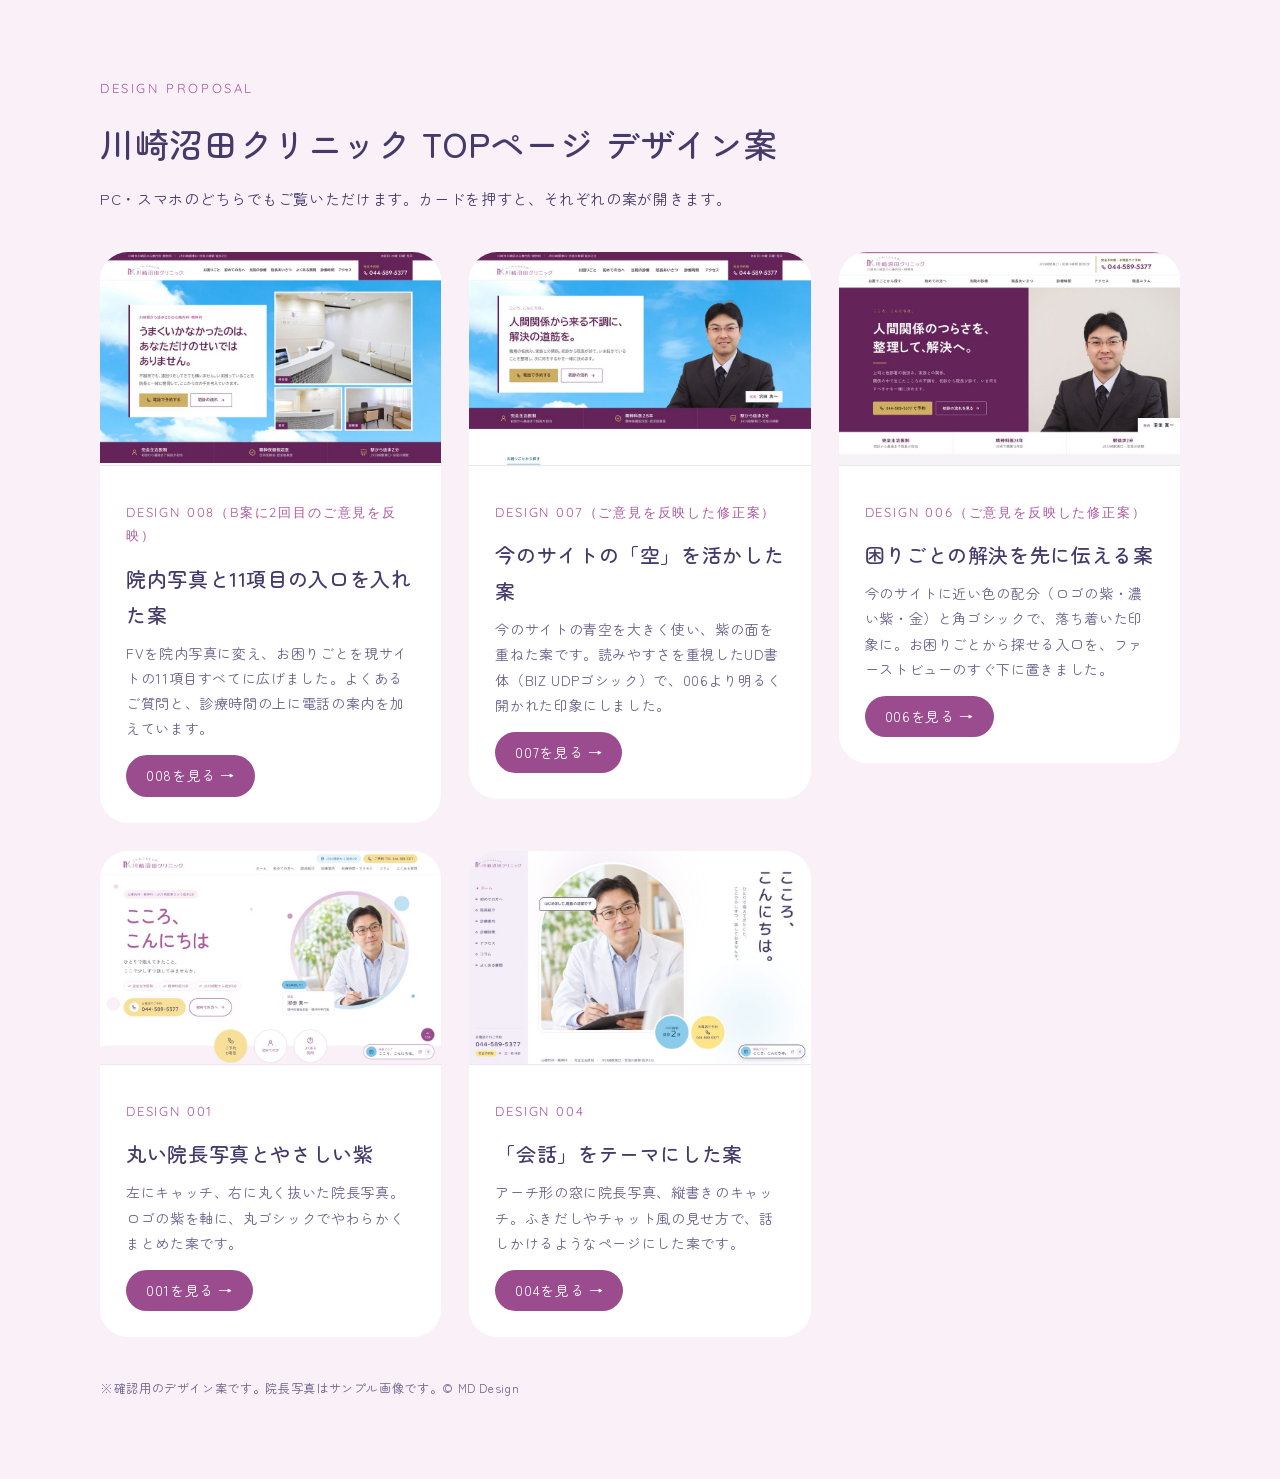
<file: index.html>
<!doctype html>
<html lang="ja">
<head>
<meta charset="utf-8">
<meta name="viewport" content="width=device-width, initial-scale=1">
<meta name="robots" content="noindex, nofollow">
<title>川崎沼田クリニック TOPページ デザイン案｜MD Design</title>
<link rel="preconnect" href="https://fonts.googleapis.com">
<link rel="preconnect" href="https://fonts.gstatic.com" crossorigin>
<link rel="stylesheet" href="https://fonts.googleapis.com/css2?family=Zen+Maru+Gothic:wght@400;500&amp;family=Quicksand:wght@500&amp;display=swap">
<style>
*{box-sizing:border-box}
body{margin:0;font-family:"Zen Maru Gothic",sans-serif;color:#463A6B;background:#F9F1F7;line-height:1.8;letter-spacing:.04em}
.wrap{width:min(1080px,100% - 40px);margin:0 auto;padding:64px 0 80px}
.en{font-family:Quicksand,sans-serif;letter-spacing:.2em;font-size:13px;color:#AB589D}
h1{margin:6px 0 0;font-size:clamp(24px,3vw,34px);font-weight:500}
.lead{margin:10px 0 0;font-size:15px}
.list{margin:40px 0 0;padding:0;list-style:none;display:grid;grid-template-columns:repeat(auto-fit,minmax(300px,1fr));gap:28px}
.card{display:block;background:#fff;border-radius:28px;overflow:hidden;text-decoration:none;color:inherit;transition:transform .35s,box-shadow .35s}
.card:hover{transform:translateY(-6px);box-shadow:0 20px 34px -20px rgba(70,58,107,.45)}
.card img{display:block;width:100%;height:auto;border-bottom:1px solid #F0E4EE}
.card__body{padding:22px 26px 26px}
.card__no{font-family:Quicksand,sans-serif;font-size:13px;color:#AB589D;letter-spacing:.14em}
.card__title{margin:4px 0 0;font-size:20px;font-weight:500}
.card__text{margin:8px 0 0;font-size:14px;color:#6A5F8A}
.card__go{margin-top:14px;display:inline-flex;align-items:center;gap:8px;padding:8px 20px;border-radius:999px;background:#9A4C8E;color:#fff;font-size:14px}
.note{margin:40px 0 0;font-size:12px;color:#6A5F8A}
</style>
</head>
<body>
<main class="wrap">
  <p class="en">DESIGN PROPOSAL</p>
  <h1>川崎沼田クリニック TOPページ デザイン案</h1>
  <p class="lead">PC・スマホのどちらでもご覧いただけます。カードを押すと、それぞれの案が開きます。</p>
  <ul class="list">
    <li><a class="card" href="008/">
      <img src="assets/thumb-008.jpg" alt="川崎沼田デザイン008のファーストビュー" width="960" height="600">
      <div class="card__body">
        <p class="card__no">DESIGN 008（B案に2回目のご意見を反映）</p>
        <p class="card__title">院内写真と11項目の入口を入れた案</p>
        <p class="card__text">FVを院内写真に変え、お困りごとを現サイトの11項目すべてに広げました。よくあるご質問と、診療時間の上に電話の案内を加えています。</p>
        <span class="card__go">008を見る →</span>
      </div>
    </a></li>
    <li><a class="card" href="007/">
      <img src="assets/thumb-007.jpg" alt="川崎沼田デザイン007のファーストビュー" width="960" height="600">
      <div class="card__body">
        <p class="card__no">DESIGN 007（ご意見を反映した修正案）</p>
        <p class="card__title">今のサイトの「空」を活かした案</p>
        <p class="card__text">今のサイトの青空を大きく使い、紫の面を重ねた案です。読みやすさを重視したUD書体（BIZ UDPゴシック）で、006より明るく開かれた印象にしました。</p>
        <span class="card__go">007を見る →</span>
      </div>
    </a></li>
    <li><a class="card" href="006/">
      <img src="assets/thumb-006.jpg" alt="川崎沼田デザイン006のファーストビュー" width="960" height="600">
      <div class="card__body">
        <p class="card__no">DESIGN 006（ご意見を反映した修正案）</p>
        <p class="card__title">困りごとの解決を先に伝える案</p>
        <p class="card__text">今のサイトに近い色の配分（ロゴの紫・濃い紫・金）と角ゴシックで、落ち着いた印象に。お困りごとから探せる入口を、ファーストビューのすぐ下に置きました。</p>
        <span class="card__go">006を見る →</span>
      </div>
    </a></li>
    <li><a class="card" href="001/">
      <img src="assets/thumb-001.jpg" alt="川崎沼田デザイン001のファーストビュー" width="960" height="600">
      <div class="card__body">
        <p class="card__no">DESIGN 001</p>
        <p class="card__title">丸い院長写真とやさしい紫</p>
        <p class="card__text">左にキャッチ、右に丸く抜いた院長写真。ロゴの紫を軸に、丸ゴシックでやわらかくまとめた案です。</p>
        <span class="card__go">001を見る →</span>
      </div>
    </a></li>
    <li><a class="card" href="004/">
      <img src="assets/thumb-004.jpg" alt="川崎沼田デザイン004のファーストビュー" width="960" height="600">
      <div class="card__body">
        <p class="card__no">DESIGN 004</p>
        <p class="card__title">「会話」をテーマにした案</p>
        <p class="card__text">アーチ形の窓に院長写真、縦書きのキャッチ。ふきだしやチャット風の見せ方で、話しかけるようなページにした案です。</p>
        <span class="card__go">004を見る →</span>
      </div>
    </a></li>
  </ul>
  <p class="note">※確認用のデザイン案です。院長写真はサンプル画像です。© MD Design</p>
</main>
</body>
</html>
</file>
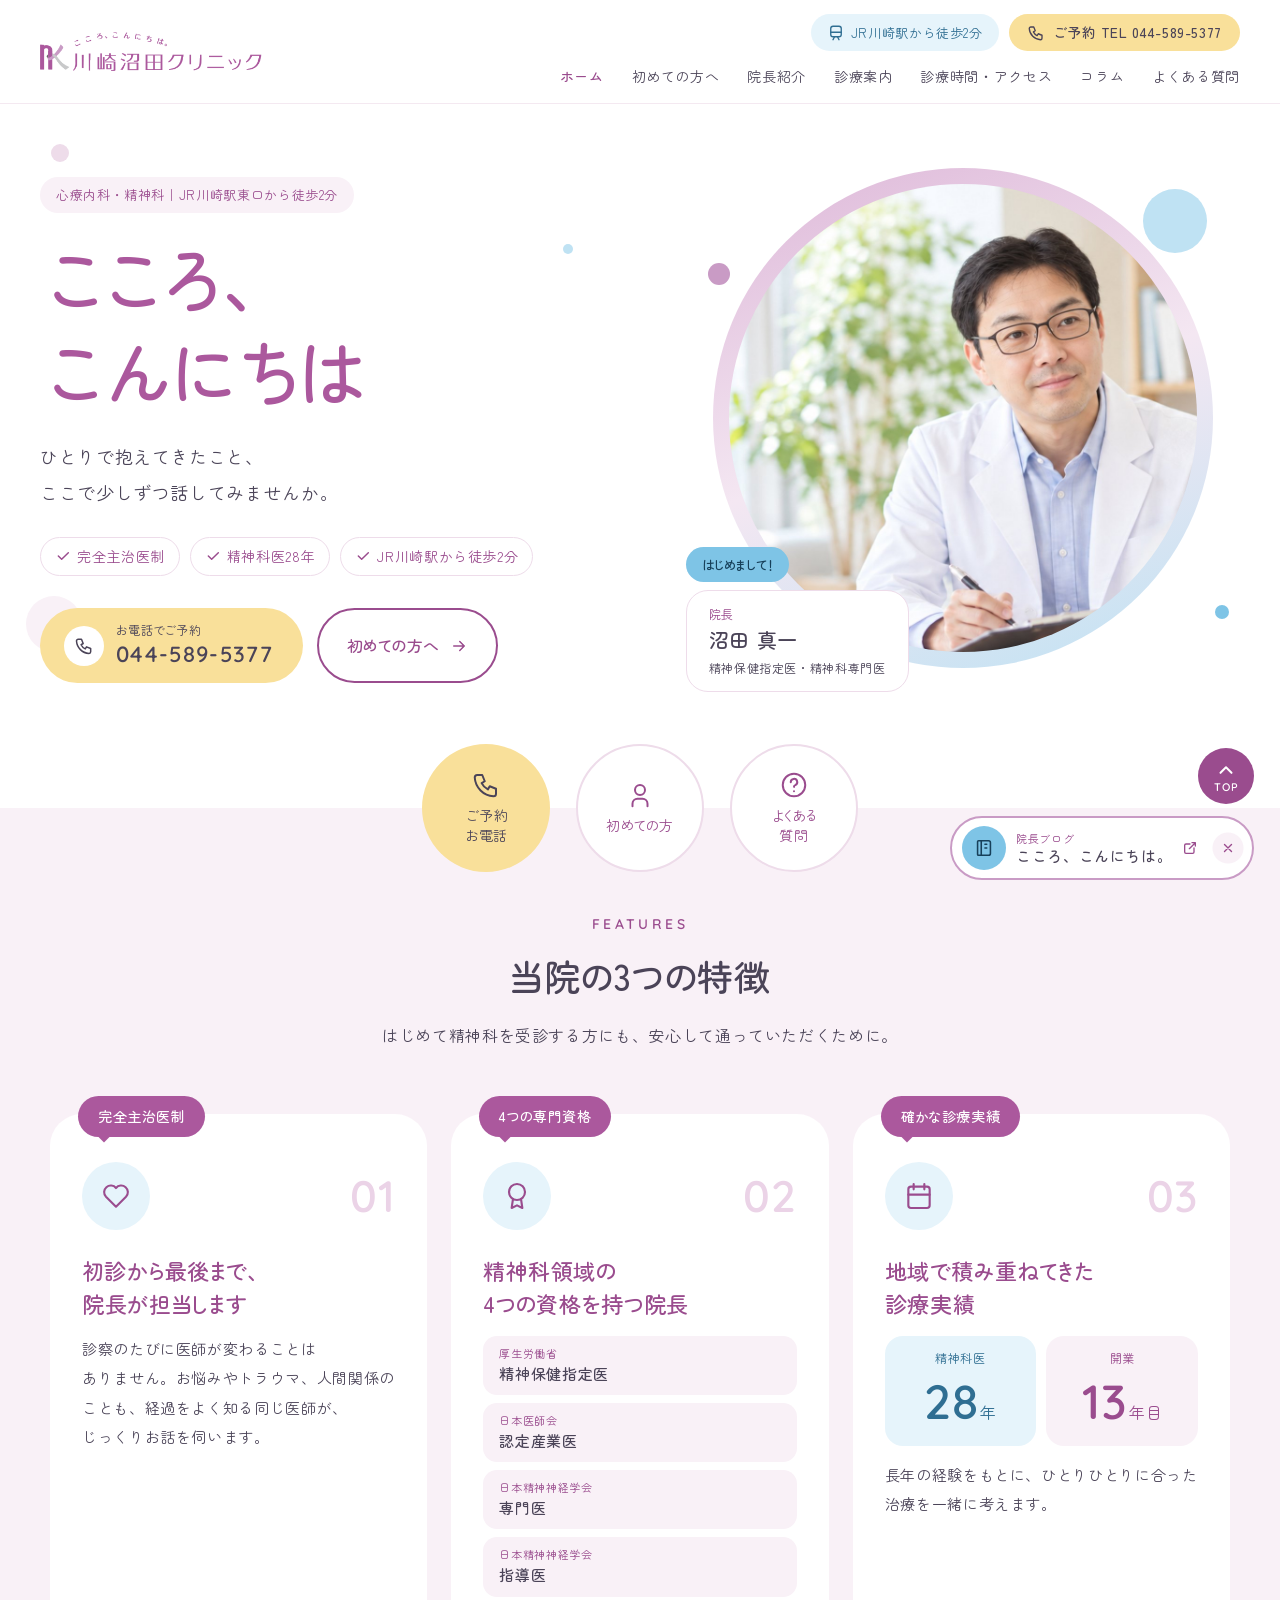
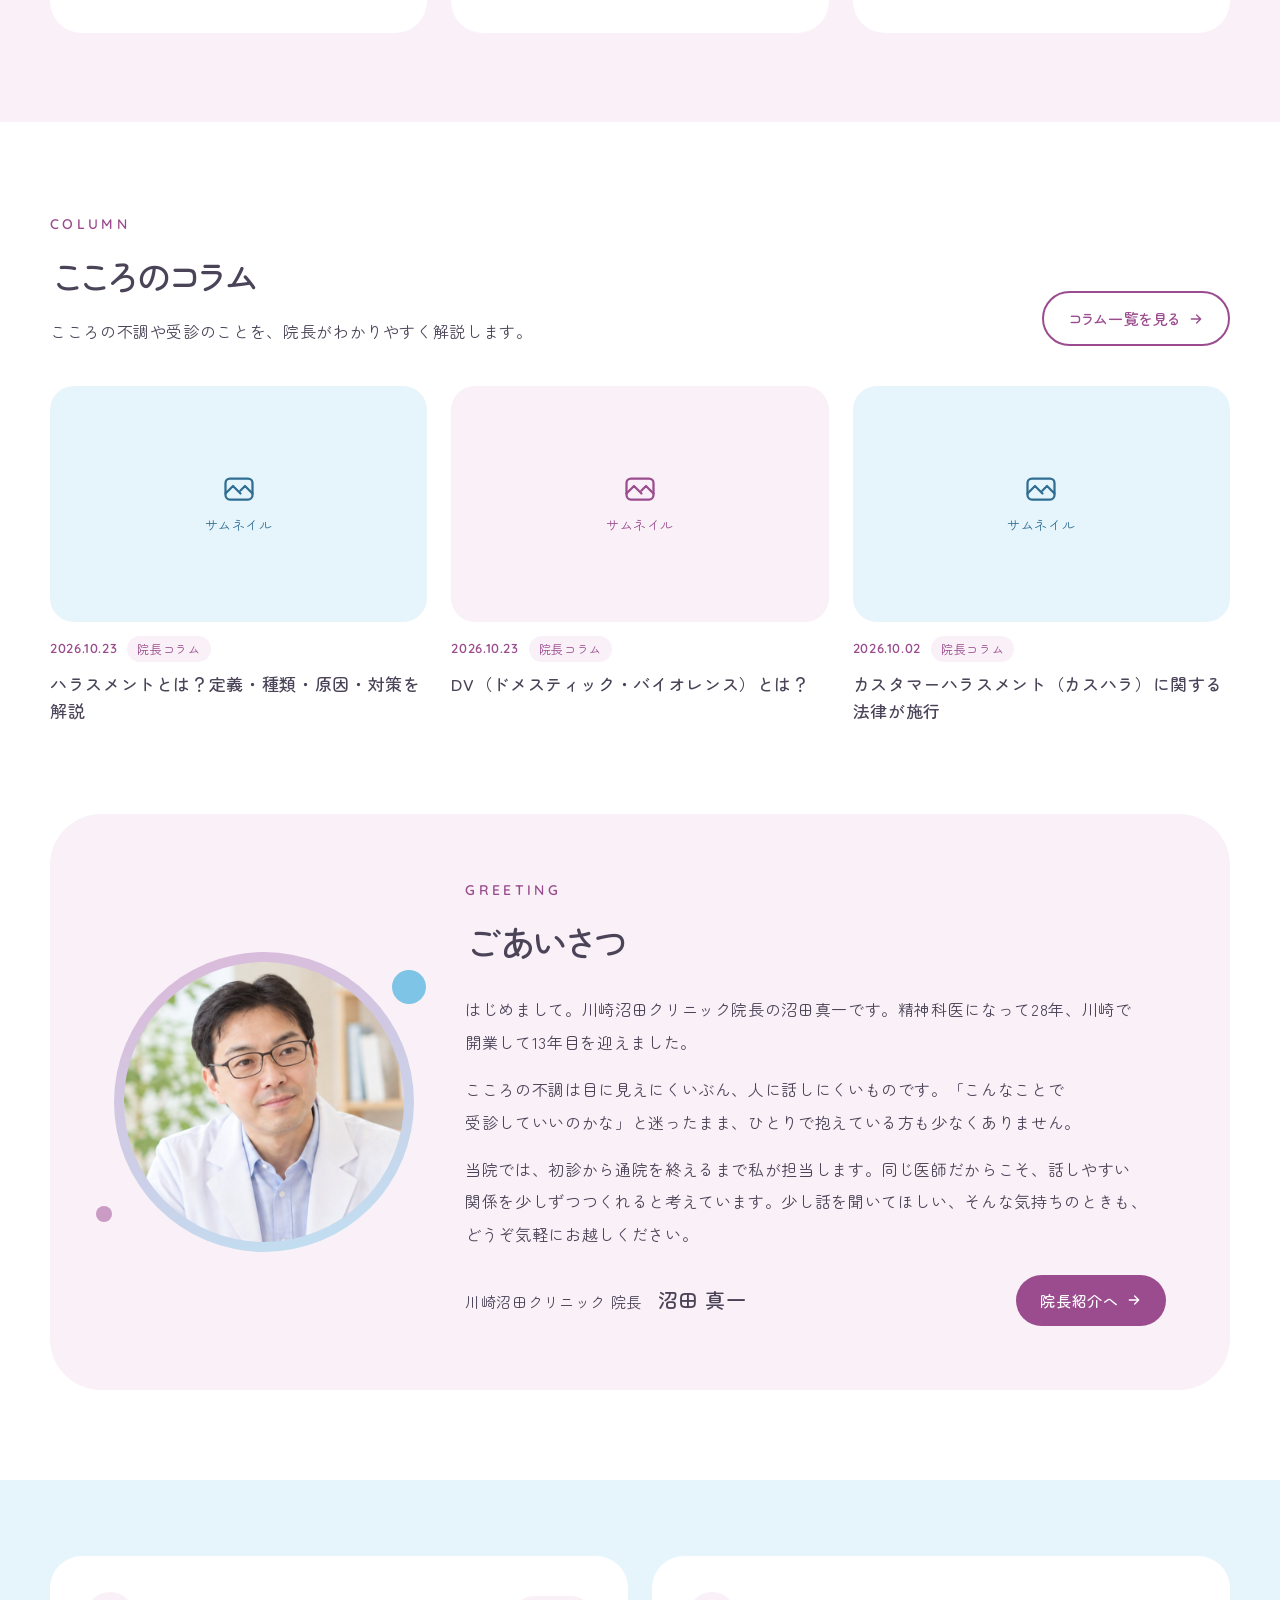
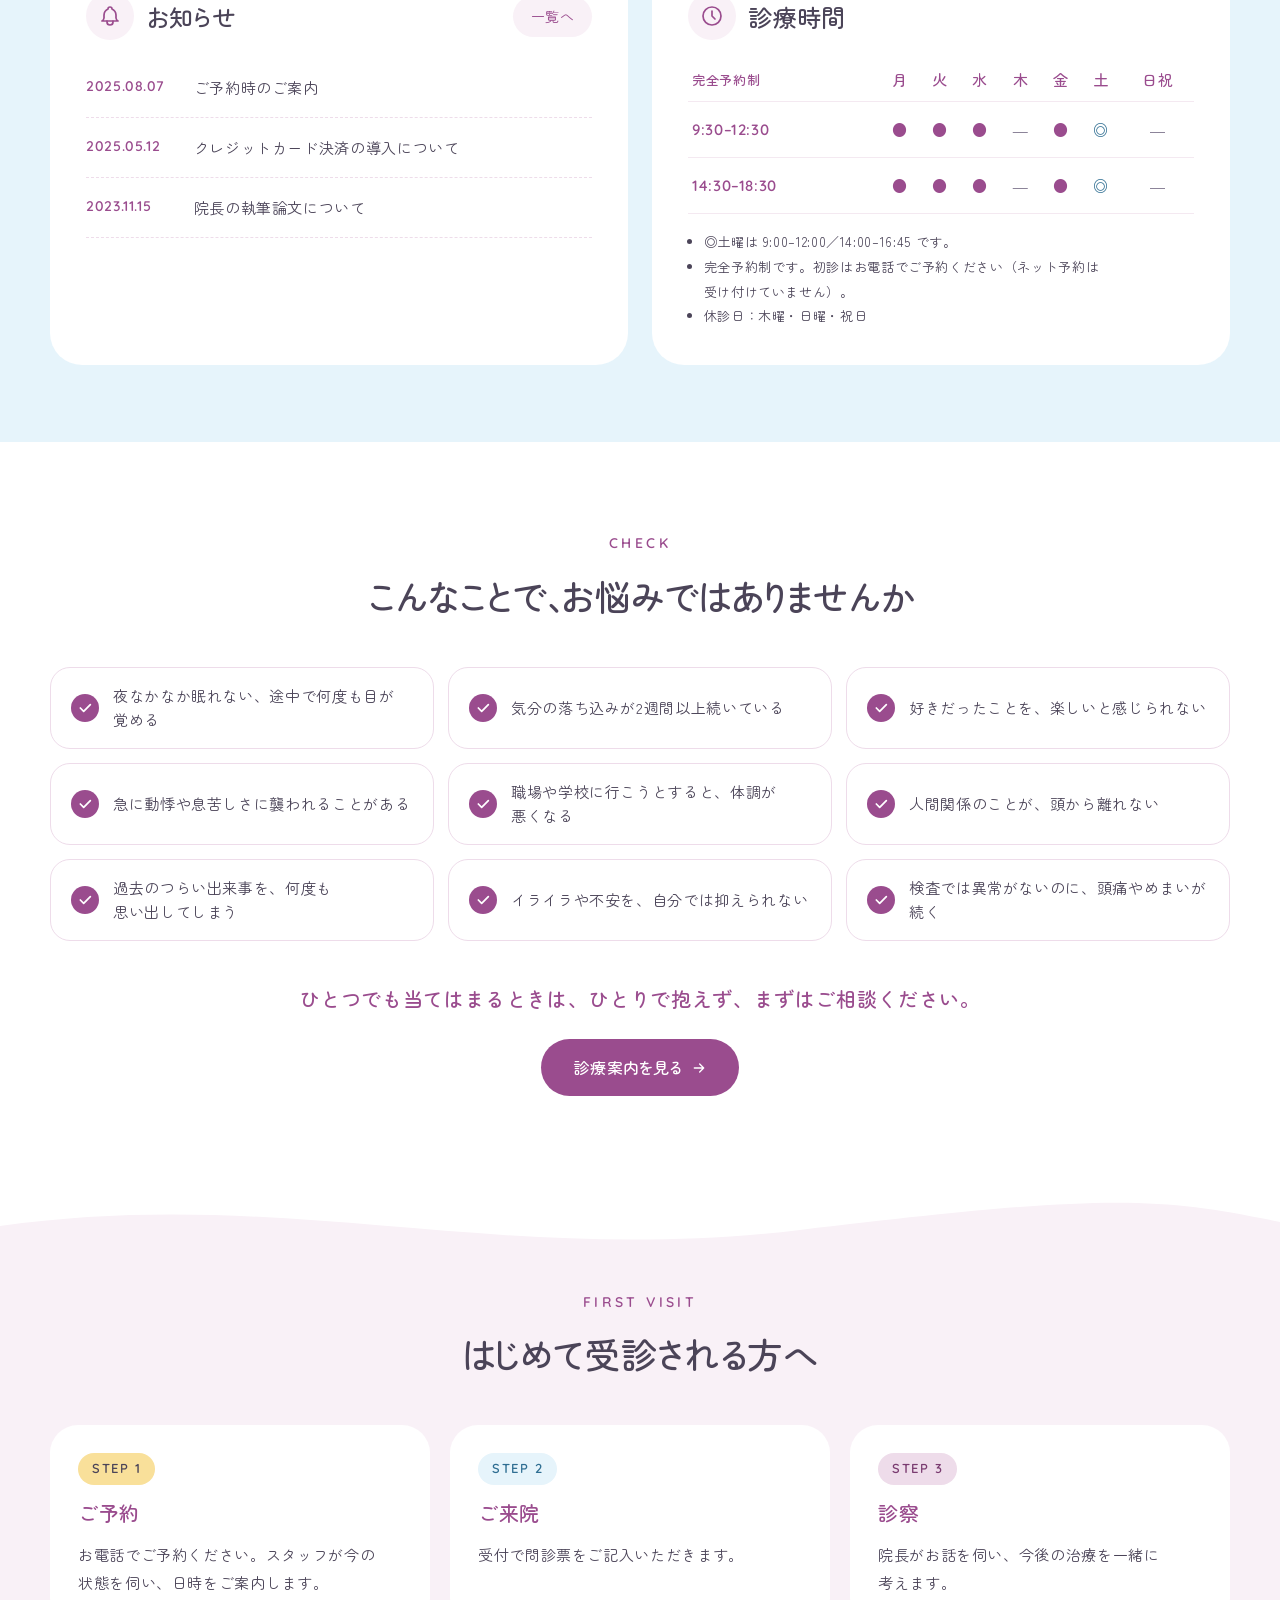
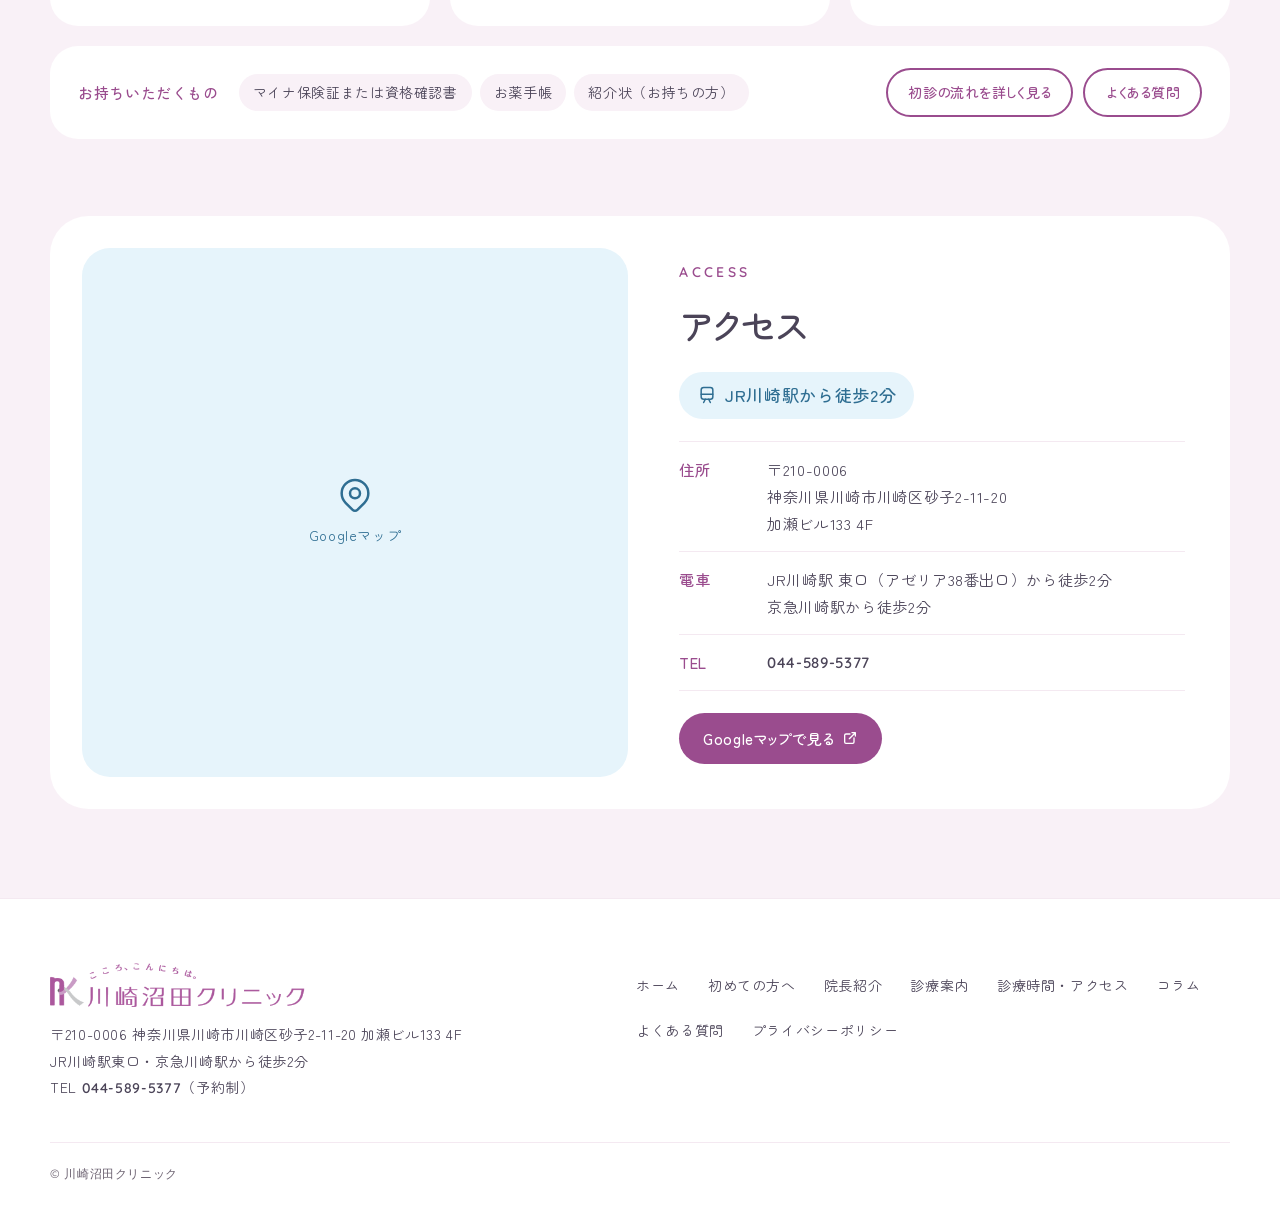
<file: 001/index.html>
<!doctype html>
<html lang="ja">
<head>
<meta charset="utf-8">
<meta name="viewport" content="width=device-width, initial-scale=1">
<meta name="robots" content="noindex, nofollow">
<title>川崎沼田デザイン001｜川崎沼田クリニック TOPページ案</title>
<link rel="preconnect" href="https://fonts.googleapis.com">
<link rel="stylesheet" href="https://fonts.googleapis.com/css2?family=Zen+Maru+Gothic:wght@400;500;700&amp;family=Quicksand:wght@500;600&amp;display=swap">
<style>
body{margin:0}
a{color:#9A4C8E}a:hover{color:#7A3B70}
.pc-only{display:flex}
.sp-only{display:none}
.nt{flex:1 1 0;min-width:0}
section[id],#access{scroll-margin-top:110px}
@container (max-width: 760px){.nd{flex-basis:100%}.nt{flex-basis:100%}.pc-only{display:none}.sp-only{display:inline-flex}}
.sw{position:relative;overflow:hidden;isolation:isolate;transition:color .35s ease,border-color .35s ease,box-shadow .35s ease}
.sw::before{content:"";position:absolute;inset:0;z-index:-1;background:#9A4C8E;border-radius:inherit;transform:scaleX(0);transform-origin:left center;transition:transform .45s cubic-bezier(.6,0,.2,1)}
.sw:hover::before,.sw:focus-visible::before{transform:scaleX(1)}
.sw:hover,.sw:focus-visible{color:#FFFFFF !important;border-color:#9A4C8E !important}
.sw-light::before{background:#FFFFFF}
.sw-light:hover,.sw-light:focus-visible{color:#9A4C8E !important;box-shadow:inset 0 0 0 2px #9A4C8E}
.arw,.arw-ext,.arw-up{transition:transform .35s ease}
.sw:hover .arw,.sw:focus-visible .arw{transform:translateX(6px)}
.sw:hover .arw-ext,.sw:focus-visible .arw-ext{transform:translate(3px,-3px)}
.sw:hover .arw-up,.sw:focus-visible .arw-up{transform:translateY(-4px)}
p,li,dd{word-break:keep-all;overflow-wrap:anywhere}
nav[aria-label="グローバルナビ"] a{display:inline-block;padding:11px 0}
nav[aria-label="グローバルナビ"]{margin-top:-8px;margin-bottom:-11px}
nav[aria-label="フッターナビ"] a{display:inline-block;padding:10px 0}
nav[aria-label="フッターナビ"]{row-gap:0!important}
@container (max-width: 760px){.bb-sub,.bb-ext{display:none!important}.pt{width:48px!important;height:48px!important}.hrs{font-size:13px!important}.hrs th,.hrs td{padding-left:0!important;padding-right:0!important}}
@media (prefers-reduced-motion: reduce){.sw::before,.sw,.arw,.arw-ext,.arw-up{transition:none}}
</style>
</head>
<body>
<div id="top" style="container-type: inline-size; font-family: 'Zen Maru Gothic', sans-serif; color: #4B4458; background: #FFFFFF; overflow-x: clip; line-height: 1.8; letter-spacing: 0.04em">

<header style="position: sticky; top: 0; z-index: 30; background: rgba(255,255,255,0.96); border-bottom: 1px solid #F4E9F1">
<div style="max-width: 1240px; margin: 0 auto; padding: 14px clamp(16px, 4cqi, 40px); display: flex; align-items: center; justify-content: space-between; gap: 16px">
<a href="./" style="display: flex; align-items: center; text-decoration: none; flex: 0 1 auto; min-width: 0"><img src="assets/img/logo.webp" alt="川崎沼田クリニック" style="display: block; height: clamp(34px, 3cqi, 44px); width: auto; max-width: 62cqi"></a>
<div class="pc-only" style="flex-direction: column; align-items: flex-end; gap: 10px">
<div style="display: flex; gap: 10px">
<span style="display: inline-flex; align-items: center; gap: 6px; padding: 6px 16px; border-radius: 999px; background: #E6F4FB; font-size: 13px; color: #2F6E92">
<svg width="18" height="18" viewBox="0 0 24 24" fill="none" stroke="currentColor" stroke-width="1.8" stroke-linecap="round" stroke-linejoin="round" aria-hidden="true"><rect x="5" y="3" width="14" height="14" rx="3"></rect><path d="M5 11h14"></path><path d="M8 21l2-4M16 21l-2-4"></path></svg>
JR川崎駅から徒歩2分</span>
<a class="sw" href="tel:0445895377" style="display: inline-flex; align-items: center; gap: 8px; padding: 6px 18px; border-radius: 999px; background: #F9E09A; font-size: 14px; font-weight: 500; color: #4B4458; text-decoration: none">
<svg width="18" height="18" viewBox="0 0 24 24" fill="none" stroke="currentColor" stroke-width="1.8" stroke-linecap="round" stroke-linejoin="round" aria-hidden="true"><path d="M5 4h4l2 5l-2.5 1.5a11 11 0 0 0 5 5l1.5-2.5l5 2v4a2 2 0 0 1-2 2a16 16 0 0 1-15-15a2 2 0 0 1 2-2"></path></svg>
<span style="white-space: nowrap">ご<span style="margin-right: -0.02em">予</span><span style="margin-right: -0.02em">約</span> TEL 044-589-5377</span></a>
</div>
<nav aria-label="グローバルナビ" style="display: flex; gap: 28px; font-size: 14px">
<a href="./" style="color: #9A4C8E; text-decoration: none; font-weight: 500">ホーム</a>
<a href="#first" style="color: #4B4458; text-decoration: none">初めての方へ</a>
<a href="#greeting" style="color: #4B4458; text-decoration: none">院長紹介</a>
<a href="#check" style="color: #4B4458; text-decoration: none">診療案内</a>
<a href="#access" style="color: #4B4458; text-decoration: none">診療時間・アクセス</a>
<a href="#column" style="color: #4B4458; text-decoration: none">コラム</a>
<a href="#first" style="color: #4B4458; text-decoration: none">よくある質問</a>
</nav>
</div>
<div class="sp-only" style="align-items: center; gap: 8px">
<a class="sw" href="tel:0445895377" aria-label="電話で予約する" style="width: 44px; height: 44px; border-radius: 50%; background: #F9E09A; color: #4B4458; display: flex; align-items: center; justify-content: center">
<svg width="20" height="20" viewBox="0 0 24 24" fill="none" stroke="currentColor" stroke-width="1.8" stroke-linecap="round" stroke-linejoin="round" aria-hidden="true"><path d="M5 4h4l2 5l-2.5 1.5a11 11 0 0 0 5 5l1.5-2.5l5 2v4a2 2 0 0 1-2 2a16 16 0 0 1-15-15a2 2 0 0 1 2-2"></path></svg>
</a>
<button type="button" aria-label="メニューを開く" style="width: 44px; height: 44px; border-radius: 50%; border: 0; background: #9A4C8E; color: #FFFFFF; display: flex; align-items: center; justify-content: center; cursor: pointer">
<svg width="20" height="20" viewBox="0 0 24 24" fill="none" stroke="currentColor" stroke-width="1.8" stroke-linecap="round" stroke-linejoin="round" aria-hidden="true"><path d="M4 7h16M4 12h16M4 17h16"></path></svg>
</button>
</div>
</div>
</header>

<section style="position: relative; padding: clamp(36px, 5cqi, 64px) 0 0">
<span aria-hidden="true" style="position: absolute; top: 40px; left: 4%; width: 18px; height: 18px; border-radius: 50%; background: #EEDCEA"></span>
<span aria-hidden="true" style="position: absolute; top: 140px; left: 44%; width: 10px; height: 10px; border-radius: 50%; background: #BFE2F3"></span>
<span aria-hidden="true" style="position: absolute; bottom: 220px; left: 2%; width: 56px; height: 56px; border-radius: 50%; background: #F9F1F7"></span>
<div style="max-width: 1240px; margin: 0 auto; padding: 0 clamp(20px, 4cqi, 40px); display: flex; flex-wrap: wrap-reverse; align-items: center; gap: clamp(28px, 4cqi, 56px)">
<div style="flex: 1 1 460px; min-width: 0; position: relative; z-index: 1">
<p style="margin: 0 0 18px; display: inline-flex; align-items: center; gap: 8px; padding: 6px 16px; border-radius: 999px; background: #F9F1F7; font-size: 13px; color: #9A4C8E">心療内科・精神科｜JR川崎駅<wbr>東口から<wbr>徒歩2分</p>
<h1 style="margin: 0; font-size: clamp(44px, 5.6cqi, 80px); font-weight: 500; line-height: 1.3; color: #AB589D; letter-spacing: 0.06em"><span style="display: inline-block; white-space: nowrap"><span><span style="margin-right: -0.13em">こ</span><span style="margin-left: -0.13em; margin-right: -0.13em">こ</span><span style="margin-left: -0.11em; margin-right: -0.12em">ろ</span><span style="margin-left: -0.03em; margin-right: -0.65em">、</span></span></span><br><span style="display: inline-block; white-space: nowrap"><span><span style="margin-right: -0.13em">こ</span><span style="margin-left: -0.06em; margin-right: -0.06em">ん</span><span style="margin-left: -0.09em; margin-right: -0.07em">に</span><span style="margin-left: -0.07em; margin-right: -0.12em">ち</span><span style="margin-left: -0.07em; margin-right: -0.05em">は</span></span></span></h1>
<p style="margin: 22px 0 0; font-size: clamp(16px, 1.4cqi, 19px); line-height: 2">ひとりで<wbr>抱えてきた<wbr>こと、<br>ここで<wbr>少しずつ<wbr>話してみませんか。</p>
<ul style="list-style: none; margin: 26px 0 0; padding: 0; display: flex; flex-wrap: wrap; gap: 10px">
<li style="display: inline-flex; align-items: center; gap: 6px; padding: 6px 14px; border-radius: 999px; background: #FFFFFF; border: 1.5px solid #EEDCEA; font-size: 14px; color: #9A4C8E"><svg width="16" height="16" viewBox="0 0 24 24" fill="none" stroke="currentColor" stroke-width="2.2" stroke-linecap="round" stroke-linejoin="round" aria-hidden="true"><path d="M5 12l5 5l10-10"></path></svg>完全主<wbr>治医制</li>
<li style="display: inline-flex; align-items: center; gap: 6px; padding: 6px 14px; border-radius: 999px; background: #FFFFFF; border: 1.5px solid #EEDCEA; font-size: 14px; color: #9A4C8E"><svg width="16" height="16" viewBox="0 0 24 24" fill="none" stroke="currentColor" stroke-width="2.2" stroke-linecap="round" stroke-linejoin="round" aria-hidden="true"><path d="M5 12l5 5l10-10"></path></svg>精神科医2<wbr>8年</li>
<li style="display: inline-flex; align-items: center; gap: 6px; padding: 6px 14px; border-radius: 999px; background: #FFFFFF; border: 1.5px solid #EEDCEA; font-size: 14px; color: #9A4C8E"><svg width="16" height="16" viewBox="0 0 24 24" fill="none" stroke="currentColor" stroke-width="2.2" stroke-linecap="round" stroke-linejoin="round" aria-hidden="true"><path d="M5 12l5 5l10-10"></path></svg>JR川崎駅から<wbr>徒歩2分</li>
</ul>
<div style="margin-top: 32px; display: flex; flex-wrap: wrap; gap: 14px">
<a class="sw" href="tel:0445895377" style="display: inline-flex; align-items: center; gap: 12px; padding: 14px 30px 14px 24px; border-radius: 999px; background: #F9E09A; color: #4B4458; text-decoration: none">
<span style="width: 40px; height: 40px; border-radius: 50%; background: #FFFFFF; color: #4B4458; display: flex; align-items: center; justify-content: center"><svg width="20" height="20" viewBox="0 0 24 24" fill="none" stroke="currentColor" stroke-width="1.8" stroke-linecap="round" stroke-linejoin="round" aria-hidden="true"><path d="M5 4h4l2 5l-2.5 1.5a11 11 0 0 0 5 5l1.5-2.5l5 2v4a2 2 0 0 1-2 2a16 16 0 0 1-15-15a2 2 0 0 1 2-2"></path></svg></span>
<span style="display: flex; flex-direction: column; line-height: 1.4"><span style="font-size: 12px"><span style="white-space: nowrap"><span style="margin-right: -0.05em">お</span>電話<span style="margin-left: -0.06em">で</span><span style="margin-left: -0.12em">ご</span><span style="margin-right: -0.02em">予</span><span style="margin-right: -0.02em">約</span></span></span><span style="font-family: 'Quicksand', sans-serif; font-size: 22px; font-weight: 600; letter-spacing: 0.06em">044-589-5377</span></span>
</a>
<a class="sw" href="#first" style="display: inline-flex; align-items: center; gap: 10px; padding: 14px 28px; border-radius: 999px; border: 2px solid #9A4C8E; color: #9A4C8E; text-decoration: none; font-size: 16px; font-weight: 500"><span style="white-space: nowrap"><span style="margin-right: -0.02em">初</span><span style="margin-left: -0.06em; margin-right: -0.07em">め</span><span style="margin-left: -0.06em; margin-right: -0.09em">て</span><span style="margin-left: -0.05em; margin-right: -0.06em">の</span>方<span style="margin-left: -0.02em; margin-right: -0.02em">へ</span></span><svg class="arw" width="18" height="18" viewBox="0 0 24 24" fill="none" stroke="currentColor" stroke-width="2" stroke-linecap="round" stroke-linejoin="round" aria-hidden="true"><path d="M5 12h14M13 18l6-6M13 6l6 6"></path></svg></a>
</div>
</div>
<div style="flex: 1 1 420px; min-width: 0; position: relative; display: flex; justify-content: center; padding-bottom: 24px">
<span aria-hidden="true" style="position: absolute; top: 4%; right: 6%; width: 64px; height: 64px; border-radius: 50%; background: #BFE2F3"></span>
<span aria-hidden="true" style="position: absolute; top: 18%; left: 4%; width: 22px; height: 22px; border-radius: 50%; background: #C99BC5"></span>
<span aria-hidden="true" style="position: absolute; bottom: 14%; right: 2%; width: 14px; height: 14px; border-radius: 50%; background: #7EC4E6"></span>
<div style="width: min(500px, 100%); aspect-ratio: 1 / 1; border-radius: 50%; background: linear-gradient(160deg, #DDB7D8 0%, #F4E7F2 50%, #BFE2F3 100%); padding: 16px; box-sizing: border-box">
<img src="assets/img/director-fv.jpg" alt="院長 沼田真一の写真" style="display: block; width: 100%; height: 100%; border-radius: 50%; object-fit: cover; object-position: 50% 30%">
</div>
<div style="position: absolute; left: 0; bottom: 0; display: flex; flex-direction: column; align-items: flex-start; gap: 8px">
<span style="position: relative; padding: 6px 16px; border-radius: 999px; background: #7EC4E6; color: #17405A; font-size: 13px; font-weight: 500"><span style="white-space: nowrap"><span style="margin-right: -0.05em">は</span><span style="margin-left: -0.20em; margin-right: -0.10em">じ</span><span style="margin-left: -0.06em; margin-right: -0.07em">め</span><span style="margin-left: -0.15em; margin-right: -0.14em">ま</span><span style="margin-left: -0.20em; margin-right: -0.10em">し</span><span style="margin-left: -0.06em; margin-right: -0.09em">て</span><span style="margin-left: -0.31em; margin-right: -0.31em">！</span></span></span>
<div style="padding: 14px 22px; border-radius: 22px; background: #FFFFFF; border: 1.5px solid #EEDCEA; line-height: 1.5">
<p style="margin: 0; font-size: 12px; color: #9A4C8E">院長</p>
<p style="margin: 2px 0 0; font-size: 20px; font-weight: 500">沼田 真<wbr>一</p>
<p style="margin: 4px 0 0; font-size: 12px">精神保健指定医・精神科専門医</p>
</div>
</div>
</div>
</div>
<nav aria-label="よく使うリンク" style="position: relative; z-index: 2; margin: clamp(36px, 4cqi, 56px) 0 0; padding: 0 16px; display: flex; justify-content: center; gap: clamp(12px, 2cqi, 28px); background: linear-gradient(to bottom, #FFFFFF 50%, #F9F1F7 50%)">
<a class="sw" href="tel:0445895377" style="width: clamp(100px, 10cqi, 140px); aspect-ratio: 1 / 1; border-radius: 50%; background: #F9E09A; color: #4B4458; text-decoration: none; display: flex; flex-direction: column; align-items: center; justify-content: center; gap: 6px; font-size: clamp(12px, 1.1cqi, 15px); line-height: 1.4; text-align: center">
<svg width="30" height="30" viewBox="0 0 24 24" fill="none" stroke="currentColor" stroke-width="1.6" stroke-linecap="round" stroke-linejoin="round" aria-hidden="true"><path d="M5 4h4l2 5l-2.5 1.5a11 11 0 0 0 5 5l1.5-2.5l5 2v4a2 2 0 0 1-2 2a16 16 0 0 1-15-15a2 2 0 0 1 2-2"></path></svg><span style="display: block; text-align: center; line-height: 1.4"><span style="white-space: nowrap">ご<span style="margin-right: -0.02em">予</span><span style="margin-right: -0.02em">約</span></span><br><span style="white-space: nowrap"><span style="margin-right: -0.05em">お</span>電話</span></span></a>
<a class="sw" href="#first" style="width: clamp(100px, 10cqi, 140px); aspect-ratio: 1 / 1; border-radius: 50%; background: #FFFFFF; border: 2px solid #EEDCEA; color: #9A4C8E; text-decoration: none; display: flex; flex-direction: column; align-items: center; justify-content: center; gap: 6px; font-size: clamp(12px, 1.1cqi, 15px); line-height: 1.4; text-align: center; box-sizing: border-box">
<svg width="30" height="30" viewBox="0 0 24 24" fill="none" stroke="currentColor" stroke-width="1.6" stroke-linecap="round" stroke-linejoin="round" aria-hidden="true"><circle cx="12" cy="8" r="4"></circle><path d="M6 21v-2a4 4 0 0 1 4-4h4a4 4 0 0 1 4 4v2"></path></svg><span style="white-space: nowrap"><span style="margin-right: -0.02em">初</span><span style="margin-left: -0.06em; margin-right: -0.07em">め</span><span style="margin-left: -0.06em; margin-right: -0.09em">て</span><span style="margin-left: -0.05em; margin-right: -0.06em">の</span>方</span></a>
<a class="sw" href="#first" style="width: clamp(100px, 10cqi, 140px); aspect-ratio: 1 / 1; border-radius: 50%; background: #FFFFFF; border: 2px solid #EEDCEA; color: #9A4C8E; text-decoration: none; display: flex; flex-direction: column; align-items: center; justify-content: center; gap: 6px; font-size: clamp(12px, 1.1cqi, 15px); line-height: 1.4; text-align: center; box-sizing: border-box">
<svg width="30" height="30" viewBox="0 0 24 24" fill="none" stroke="currentColor" stroke-width="1.6" stroke-linecap="round" stroke-linejoin="round" aria-hidden="true"><circle cx="12" cy="12" r="9"></circle><path d="M12 17v.01M12 13.5a1.5 1.5 0 0 1 1-1.4a2.6 2.6 0 1 0-3.6-2.4"></path></svg><span style="display: block; text-align: center; line-height: 1.4"><span style="white-space: nowrap"><span style="margin-right: -0.11em">よ</span><span style="margin-left: -0.20em; margin-right: -0.22em">く</span><span style="margin-left: -0.06em; margin-right: -0.06em">あ</span><span style="margin-left: -0.12em; margin-right: -0.14em">る</span></span><br><span style="white-space: nowrap">質<span style="margin-left: -0.02em; margin-right: -0.02em">問</span></span></span></a>
</nav>
</section>

<section id="features" style="background: #F9F1F7; padding: 40px 0 clamp(72px, 7cqi, 112px)">
<div style="max-width: 1180px; margin: 0 auto; padding: 0 clamp(20px, 4cqi, 40px)">
<div style="text-align: center">
<p style="margin: 0; font-family: 'Quicksand', sans-serif; font-size: 14px; font-weight: 600; letter-spacing: 0.24em; color: #9A4C8E">FEATURES</p>
<h2 style="margin: 6px 0 0; font-size: clamp(26px, 2.8cqi, 38px); font-weight: 500; color: #4B4458"><span><span style="margin-right: -0.04em">当</span><span style="margin-left: -0.02em">院</span><span style="margin-left: -0.05em; margin-right: -0.06em">の</span>3<span style="margin-left: -0.04em; margin-right: -0.07em">つ</span><span style="margin-left: -0.05em; margin-right: -0.06em">の</span>特徴</span></h2>
<p style="margin: 14px 0 0; font-size: 16px">はじめて<wbr>精神科を<wbr>受診する<wbr>方にも、<wbr>安心して<wbr>通っていただく<wbr>ために。</p>
</div>
<div style="margin-top: 64px; display: flex; flex-wrap: wrap; gap: 48px 24px">
<article style="flex: 1 1 300px; min-width: 0; position: relative; background: #FFFFFF; border-radius: 32px; padding: 48px 32px 36px">
<span style="position: absolute; top: -18px; left: 28px; padding: 8px 20px; border-radius: 999px; background: #AB589D; color: #FFFFFF; font-size: 14px; font-weight: 500"><span style="white-space: nowrap">完全主治<span style="margin-left: -0.02em">医</span><span style="margin-right: -0.02em">制</span></span></span>
<span aria-hidden="true" style="position: absolute; top: 14px; left: 48px; width: 12px; height: 12px; background: #AB589D; transform: rotate(45deg)"></span>
<div style="display: flex; align-items: center; justify-content: space-between">
<span style="width: 68px; height: 68px; border-radius: 50%; background: #E6F4FB; color: #9A4C8E; display: flex; align-items: center; justify-content: center"><svg width="32" height="32" viewBox="0 0 24 24" fill="none" stroke="currentColor" stroke-width="1.6" stroke-linecap="round" stroke-linejoin="round" aria-hidden="true"><path d="M19.5 12.6L12 20l-7.5-7.4A5 5 0 1 1 12 6a5 5 0 1 1 7.5 6.6"></path></svg></span>
<span style="font-family: 'Quicksand', sans-serif; font-size: 44px; font-weight: 600; color: #EBD3E7; line-height: 1">01</span>
</div>
<h3 style="margin: 24px 0 0; font-size: 22px; font-weight: 500; line-height: 1.5; color: #9A4C8E"><span><span style="margin-right: -0.02em">初</span>診<span style="margin-left: -0.04em; margin-right: -0.02em">か</span><span style="margin-left: -0.15em; margin-right: -0.13em">ら</span>最後<span style="margin-left: -0.15em; margin-right: -0.14em">ま</span><span style="margin-left: -0.06em">で</span><span style="margin-left: -0.03em; margin-right: -0.65em">、</span></span><br><span>院長<span style="margin-left: -0.04em">が</span>担<span style="margin-left: -0.03em; margin-right: -0.04em">当</span><span style="margin-left: -0.20em; margin-right: -0.10em">し</span><span style="margin-left: -0.15em; margin-right: -0.14em">ま</span><span style="margin-right: -0.02em">す</span></span></h3>
<p style="margin: 14px 0 0; font-size: 15px; line-height: 1.95">診察の<wbr>たびに<wbr>医師が<wbr>変わる<wbr>ことは<wbr>ありません。<wbr>お悩みや<wbr>トラウマ、<wbr>人間関係の<wbr>ことも、<wbr>経過を<wbr>よく<wbr>知る<wbr>同じ<wbr>医師が、<wbr>じっくり<wbr>お話を<wbr>伺います。</p>
</article>
<article style="flex: 1 1 300px; min-width: 0; position: relative; background: #FFFFFF; border-radius: 32px; padding: 48px 32px 36px">
<span style="position: absolute; top: -18px; left: 28px; padding: 8px 20px; border-radius: 999px; background: #AB589D; color: #FFFFFF; font-size: 14px; font-weight: 500"><span style="white-space: nowrap">4<span style="margin-left: -0.04em; margin-right: -0.07em">つ</span><span style="margin-left: -0.05em; margin-right: -0.06em">の</span>専<span style="margin-left: -0.02em; margin-right: -0.02em">門</span>資格</span></span>
<span aria-hidden="true" style="position: absolute; top: 14px; left: 48px; width: 12px; height: 12px; background: #AB589D; transform: rotate(45deg)"></span>
<div style="display: flex; align-items: center; justify-content: space-between">
<span style="width: 68px; height: 68px; border-radius: 50%; background: #E6F4FB; color: #9A4C8E; display: flex; align-items: center; justify-content: center"><svg width="32" height="32" viewBox="0 0 24 24" fill="none" stroke="currentColor" stroke-width="1.6" stroke-linecap="round" stroke-linejoin="round" aria-hidden="true"><circle cx="12" cy="9" r="6"></circle><path d="M9 14.2L8 21l4-2l4 2l-1-6.8"></path></svg></span>
<span style="font-family: 'Quicksand', sans-serif; font-size: 44px; font-weight: 600; color: #EBD3E7; line-height: 1">02</span>
</div>
<h3 style="margin: 24px 0 0; font-size: 22px; font-weight: 500; line-height: 1.5; color: #9A4C8E"><span>精<span style="margin-right: -0.02em">神</span>科領域<span style="margin-left: -0.05em; margin-right: -0.06em">の</span></span><br><span>4<span style="margin-left: -0.04em; margin-right: -0.07em">つ</span><span style="margin-left: -0.05em; margin-right: -0.06em">の</span>資格<span style="margin-left: -0.07em; margin-right: -0.08em">を</span>持<span style="margin-left: -0.04em; margin-right: -0.07em">つ</span><span style="margin-left: -0.02em">院</span>長</span></h3>
<ul style="list-style: none; margin: 16px 0 0; padding: 0; display: flex; flex-direction: column; gap: 8px">
<li style="padding: 10px 16px; border-radius: 14px; background: #F9F1F7; line-height: 1.45"><span style="display: block; font-size: 11px; color: #9A4C8E">厚生労働省</span><span style="font-size: 15px; font-weight: 500">精神保健指定医</span></li>
<li style="padding: 10px 16px; border-radius: 14px; background: #F9F1F7; line-height: 1.45"><span style="display: block; font-size: 11px; color: #9A4C8E">日本医師会</span><span style="font-size: 15px; font-weight: 500">認定産業医</span></li>
<li style="padding: 10px 16px; border-radius: 14px; background: #F9F1F7; line-height: 1.45"><span style="display: block; font-size: 11px; color: #9A4C8E">日本精神神経学会</span><span style="font-size: 15px; font-weight: 500">専門医</span></li>
<li style="padding: 10px 16px; border-radius: 14px; background: #F9F1F7; line-height: 1.45"><span style="display: block; font-size: 11px; color: #9A4C8E">日本精神神経学会</span><span style="font-size: 15px; font-weight: 500">指導医</span></li>
</ul>
</article>
<article style="flex: 1 1 300px; min-width: 0; position: relative; background: #FFFFFF; border-radius: 32px; padding: 48px 32px 36px">
<span style="position: absolute; top: -18px; left: 28px; padding: 8px 20px; border-radius: 999px; background: #AB589D; color: #FFFFFF; font-size: 14px; font-weight: 500"><span style="white-space: nowrap">確<span style="margin-left: -0.04em; margin-right: -0.02em">か</span><span style="margin-left: -0.06em; margin-right: -0.08em">な</span>診療実績</span></span>
<span aria-hidden="true" style="position: absolute; top: 14px; left: 48px; width: 12px; height: 12px; background: #AB589D; transform: rotate(45deg)"></span>
<div style="display: flex; align-items: center; justify-content: space-between">
<span style="width: 68px; height: 68px; border-radius: 50%; background: #E6F4FB; color: #9A4C8E; display: flex; align-items: center; justify-content: center"><svg width="32" height="32" viewBox="0 0 24 24" fill="none" stroke="currentColor" stroke-width="1.6" stroke-linecap="round" stroke-linejoin="round" aria-hidden="true"><path d="M4 7a2 2 0 0 1 2-2h12a2 2 0 0 1 2 2v12a2 2 0 0 1-2 2H6a2 2 0 0 1-2-2z"></path><path d="M16 3v4M8 3v4M4 11h16"></path></svg></span>
<span style="font-family: 'Quicksand', sans-serif; font-size: 44px; font-weight: 600; color: #EBD3E7; line-height: 1">03</span>
</div>
<h3 style="margin: 24px 0 0; font-size: 22px; font-weight: 500; line-height: 1.5; color: #9A4C8E"><span>地域<span style="margin-left: -0.06em">で</span>積<span style="margin-left: -0.04em; margin-right: -0.04em">み</span>重<span style="margin-left: -0.02em; margin-right: -0.02em">ね</span><span style="margin-left: -0.06em; margin-right: -0.09em">て</span><span style="margin-left: -0.15em; margin-right: -0.16em">き</span><span style="margin-left: -0.07em; margin-right: -0.07em">た</span></span><br>診療実績</h3>
<div style="margin-top: 16px; display: flex; gap: 10px">
<div style="flex: 1 1 0; padding: 14px 10px; border-radius: 18px; background: #E6F4FB; text-align: center; line-height: 1.3">
<p style="margin: 0; font-size: 12px; color: #2F6E92">精神科医</p>
<p style="margin: 4px 0 0; color: #2F6E92"><span style="font-family: 'Quicksand', sans-serif; font-size: 48px; font-weight: 600">28</span><span style="font-size: 16px; margin-left: 2px">年</span></p>
</div>
<div style="flex: 1 1 0; padding: 14px 10px; border-radius: 18px; background: #F9F1F7; text-align: center; line-height: 1.3">
<p style="margin: 0; font-size: 12px; color: #9A4C8E">開業</p>
<p style="margin: 4px 0 0; color: #9A4C8E"><span style="font-family: 'Quicksand', sans-serif; font-size: 48px; font-weight: 600">13</span><span style="font-size: 16px; margin-left: 2px">年目</span></p>
</div>
</div>
<p style="margin: 14px 0 0; font-size: 15px; line-height: 1.95">長年の<wbr>経験を<wbr>もとに、<wbr>ひとりひとりに<wbr>合った<wbr>治療を<wbr>一緒に<wbr>考えます。</p>
</article>
</div>
</div>
</section>

<section id="column" style="padding: clamp(72px, 7cqi, 112px) 0">
<div style="max-width: 1180px; margin: 0 auto; padding: 0 clamp(20px, 4cqi, 40px)">
<div style="display: flex; flex-wrap: wrap; align-items: flex-end; justify-content: space-between; gap: 20px">
<div>
<p style="margin: 0; font-family: 'Quicksand', sans-serif; font-size: 14px; font-weight: 600; letter-spacing: 0.24em; color: #9A4C8E">COLUMN</p>
<h2 style="margin: 6px 0 0; font-size: clamp(26px, 2.8cqi, 38px); font-weight: 500"><span><span style="margin-right: -0.13em">こ</span><span style="margin-left: -0.13em; margin-right: -0.13em">こ</span><span style="margin-left: -0.11em; margin-right: -0.12em">ろ</span><span style="margin-left: -0.05em; margin-right: -0.06em">の</span><span style="margin-left: -0.11em; margin-right: -0.12em">コ</span><span style="margin-left: -0.13em; margin-right: -0.13em">ラ</span><span style="margin-left: -0.05em; margin-right: -0.07em">ム</span></span></h2>
<p style="margin: 10px 0 0; font-size: 16px">こころの<wbr>不調や<wbr>受診の<wbr>ことを、<wbr>院長が<wbr>わかりやすく<wbr>解説します。</p>
</div>
<a class="sw" href="https://kawasaki-numata.jp/blog" style="display: inline-flex; align-items: center; gap: 8px; padding: 12px 24px; border-radius: 999px; border: 2px solid #9A4C8E; color: #9A4C8E; text-decoration: none; font-size: 15px; font-weight: 500"><span style="white-space: nowrap"><span style="margin-right: -0.12em">コ</span><span style="margin-left: -0.13em; margin-right: -0.13em">ラ</span><span style="margin-left: -0.05em; margin-right: -0.07em">ム</span>一覧<span style="margin-left: -0.07em; margin-right: -0.08em">を</span>見<span style="margin-left: -0.12em; margin-right: -0.14em">る</span></span><svg class="arw" width="16" height="16" viewBox="0 0 24 24" fill="none" stroke="currentColor" stroke-width="2" stroke-linecap="round" stroke-linejoin="round" aria-hidden="true"><path d="M5 12h14M13 18l6-6M13 6l6 6"></path></svg></a>
</div>
<div style="margin-top: 40px; display: flex; flex-wrap: wrap; gap: 28px 24px">
<a href="https://kawasaki-numata.jp/blog" style="flex: 1 1 280px; min-width: 0; color: #4B4458; text-decoration: none">
<div style="aspect-ratio: 16 / 10; border-radius: 24px; background: #E6F4FB; display: flex; flex-direction: column; align-items: center; justify-content: center; gap: 6px; color: #2F6E92; font-size: 13px"><svg width="36" height="36" viewBox="0 0 24 24" fill="none" stroke="currentColor" stroke-width="1.5" stroke-linecap="round" stroke-linejoin="round" aria-hidden="true"><rect x="3" y="5" width="18" height="14" rx="3"></rect><path d="M3 15l5-5l5 5M13 13l3-3l5 5"></path></svg>サムネイル</div>
<div style="margin-top: 14px; display: flex; align-items: center; gap: 10px"><span style="font-family: 'Quicksand', sans-serif; font-size: 13px; font-weight: 600; color: #9A4C8E">2026.10.23</span><span style="padding: 2px 10px; border-radius: 999px; background: #F9F1F7; font-size: 12px; color: #9A4C8E">院長コラム</span></div>
<p style="margin: 8px 0 0; font-size: 17px; font-weight: 500; line-height: 1.6">ハラスメントとは？<wbr>定義・種類・原因・対策を<wbr>解説</p>
</a>
<a href="https://kawasaki-numata.jp/blog" style="flex: 1 1 280px; min-width: 0; color: #4B4458; text-decoration: none">
<div style="aspect-ratio: 16 / 10; border-radius: 24px; background: #F9F1F7; display: flex; flex-direction: column; align-items: center; justify-content: center; gap: 6px; color: #9A4C8E; font-size: 13px"><svg width="36" height="36" viewBox="0 0 24 24" fill="none" stroke="currentColor" stroke-width="1.5" stroke-linecap="round" stroke-linejoin="round" aria-hidden="true"><rect x="3" y="5" width="18" height="14" rx="3"></rect><path d="M3 15l5-5l5 5M13 13l3-3l5 5"></path></svg>サムネイル</div>
<div style="margin-top: 14px; display: flex; align-items: center; gap: 10px"><span style="font-family: 'Quicksand', sans-serif; font-size: 13px; font-weight: 600; color: #9A4C8E">2026.10.23</span><span style="padding: 2px 10px; border-radius: 999px; background: #F9F1F7; font-size: 12px; color: #9A4C8E">院長コラム</span></div>
<p style="margin: 8px 0 0; font-size: 17px; font-weight: 500; line-height: 1.6">DV<wbr>（ドメスティック・バイオレンス）とは？</p>
</a>
<a href="https://kawasaki-numata.jp/blog" style="flex: 1 1 280px; min-width: 0; color: #4B4458; text-decoration: none">
<div style="aspect-ratio: 16 / 10; border-radius: 24px; background: #E6F4FB; display: flex; flex-direction: column; align-items: center; justify-content: center; gap: 6px; color: #2F6E92; font-size: 13px"><svg width="36" height="36" viewBox="0 0 24 24" fill="none" stroke="currentColor" stroke-width="1.5" stroke-linecap="round" stroke-linejoin="round" aria-hidden="true"><rect x="3" y="5" width="18" height="14" rx="3"></rect><path d="M3 15l5-5l5 5M13 13l3-3l5 5"></path></svg>サムネイル</div>
<div style="margin-top: 14px; display: flex; align-items: center; gap: 10px"><span style="font-family: 'Quicksand', sans-serif; font-size: 13px; font-weight: 600; color: #9A4C8E">2026.10.02</span><span style="padding: 2px 10px; border-radius: 999px; background: #F9F1F7; font-size: 12px; color: #9A4C8E">院長コラム</span></div>
<p style="margin: 8px 0 0; font-size: 17px; font-weight: 500; line-height: 1.6">カスタマーハラスメント<wbr>（カスハラ）に<wbr>関する<wbr>法律が<wbr>施行</p>
</a>
</div>
</div>
</section>

<section id="greeting" style="padding: 0 0 clamp(72px, 7cqi, 112px)">
<div style="max-width: 1180px; margin: 0 auto; padding: 0 clamp(20px, 4cqi, 40px)">
<div style="background: #F9F1F7; border-radius: clamp(32px, 4cqi, 56px); padding: clamp(36px, 5cqi, 64px) clamp(24px, 5cqi, 72px); display: flex; flex-wrap: wrap; align-items: center; gap: clamp(28px, 4cqi, 64px)">
<div style="flex: 0 1 300px; margin: 0 auto; position: relative">
<div style="width: min(300px, 70cqi); aspect-ratio: 1 / 1; border-radius: 50%; background: linear-gradient(160deg, #DDB7D8 0%, #BFE2F3 100%); padding: 10px; box-sizing: border-box"><img src="assets/img/director-greeting.jpg" alt="院長 沼田真一の写真" style="display: block; width: 100%; height: 100%; border-radius: 50%; object-fit: cover"></div>
<span aria-hidden="true" style="position: absolute; top: 6%; right: -4%; width: 34px; height: 34px; border-radius: 50%; background: #7EC4E6"></span>
<span aria-hidden="true" style="position: absolute; bottom: 10%; left: -6%; width: 16px; height: 16px; border-radius: 50%; background: #C99BC5"></span>
</div>
<div style="flex: 1 1 420px; min-width: 0">
<p style="margin: 0; font-family: 'Quicksand', sans-serif; font-size: 14px; font-weight: 600; letter-spacing: 0.24em; color: #9A4C8E">GREETING</p>
<h2 style="margin: 6px 0 0; font-size: clamp(26px, 2.8cqi, 38px); font-weight: 500"><span>ご<span style="margin-left: -0.06em; margin-right: -0.06em">あ</span><span style="margin-left: -0.06em; margin-right: -0.04em">い</span><span style="margin-left: -0.11em; margin-right: -0.15em">さ</span><span style="margin-left: -0.04em; margin-right: -0.07em">つ</span></span></h2>
<div style="margin-top: 20px; font-size: 16px; line-height: 2.05; display: flex; flex-direction: column; gap: 14px">
<p style="margin: 0">はじめまして。<wbr>川崎沼田クリニック院長の<wbr>沼田真一です。<wbr>精神科医に<wbr>なって<wbr>28年、<wbr>川崎で<wbr>開業して<wbr>13年目を<wbr>迎えました。</p>
<p style="margin: 0">こころの<wbr>不調は<wbr>目に<wbr>見えに<wbr>くいぶん、<wbr>人に<wbr>話しにくい<wbr>ものです。<wbr>「こんな<wbr>ことで<wbr>受診していいのかな」と<wbr>迷ったまま、<wbr>ひとりで<wbr>抱えている<wbr>方も<wbr>少なく<wbr>ありません。</p>
<p style="margin: 0">当院では、<wbr>初診から<wbr>通院を<wbr>終えるまで<wbr>私が<wbr>担当します。<wbr>同じ<wbr>医師だからこそ、<wbr>話しやすい<wbr>関係を<wbr>少し<wbr>ずつつくれると<wbr>考えています。<wbr>少し<wbr>話を<wbr>聞いてほしい、<wbr>そんな<wbr>気持ちの<wbr>ときも、<wbr>どうぞ<wbr>気軽に<wbr>お越しください。</p>
</div>
<div style="margin-top: 24px; display: flex; flex-wrap: wrap; align-items: center; justify-content: space-between; gap: 16px">
<p style="margin: 0; font-size: 15px">川崎沼田クリニック 院長　<span style="font-size: 20px; font-weight: 500">沼田 真<wbr>一</span></p>
<a class="sw sw-light" href="https://kawasaki-numata.jp/" style="display: inline-flex; align-items: center; gap: 8px; padding: 12px 24px; border-radius: 999px; background: #9A4C8E; color: #FFFFFF; text-decoration: none; font-size: 15px; font-weight: 500"><span style="white-space: nowrap">院長紹介<span style="margin-left: -0.02em; margin-right: -0.02em">へ</span></span><svg class="arw" width="16" height="16" viewBox="0 0 24 24" fill="none" stroke="currentColor" stroke-width="2" stroke-linecap="round" stroke-linejoin="round" aria-hidden="true"><path d="M5 12h14M13 18l6-6M13 6l6 6"></path></svg></a>
</div>
</div>
</div>
</div>
</section>

<section id="hours" style="background: #E6F4FB; padding: clamp(64px, 6cqi, 96px) 0">
<div style="max-width: 1180px; margin: 0 auto; padding: 0 clamp(20px, 4cqi, 40px); display: flex; flex-wrap: wrap; gap: 24px">
<div style="flex: 1 1 420px; min-width: 0; background: #FFFFFF; border-radius: 32px; padding: clamp(24px, 3cqi, 36px)">
<div style="display: flex; align-items: center; justify-content: space-between; gap: 12px">
<h2 style="margin: 0; display: flex; align-items: center; gap: 12px; font-size: 24px; font-weight: 500"><span style="width: 48px; height: 48px; border-radius: 50%; background: #F9F1F7; color: #9A4C8E; display: flex; align-items: center; justify-content: center"><svg width="24" height="24" viewBox="0 0 24 24" fill="none" stroke="currentColor" stroke-width="1.7" stroke-linecap="round" stroke-linejoin="round" aria-hidden="true"><path d="M10 5a2 2 0 1 1 4 0a7 7 0 0 1 4 6v3a4 4 0 0 0 2 3H4a4 4 0 0 0 2-3v-3a7 7 0 0 1 4-6"></path><path d="M9 17v1a3 3 0 0 0 6 0v-1"></path></svg></span><span style="white-space: nowrap"><span style="margin-right: -0.05em">お</span><span style="margin-right: -0.02em">知</span><span style="margin-left: -0.15em; margin-right: -0.13em">ら</span><span style="margin-right: -0.02em">せ</span></span></h2>
<a class="sw" href="https://kawasaki-numata.jp/" style="padding: 8px 18px; border-radius: 999px; background: #F9F1F7; color: #9A4C8E; text-decoration: none; font-size: 14px"><span style="white-space: nowrap">一覧<span style="margin-left: -0.02em; margin-right: -0.02em">へ</span></span></a>
</div>
<ul style="list-style: none; margin: 18px 0 0; padding: 0">
<li style="display: flex; flex-wrap: wrap; gap: 4px 18px; padding: 16px 0; border-bottom: 1.5px dashed #EEDCEA"><span class="nd" style="display: inline-block; min-width: 6.4em; font-family: 'Quicksand', sans-serif; font-size: 14px; font-weight: 600; color: #9A4C8E">2025.08.07</span><a class="nt" href="https://kawasaki-numata.jp/" style="color: #4B4458; text-decoration: none; font-size: 15px">ご予約時の<wbr>ご案内</a></li>
<li style="display: flex; flex-wrap: wrap; gap: 4px 18px; padding: 16px 0; border-bottom: 1.5px dashed #EEDCEA"><span class="nd" style="display: inline-block; min-width: 6.4em; font-family: 'Quicksand', sans-serif; font-size: 14px; font-weight: 600; color: #9A4C8E">2025.05.12</span><a class="nt" href="https://kawasaki-numata.jp/" style="color: #4B4458; text-decoration: none; font-size: 15px">クレジットカード決済の<wbr>導入に<wbr>ついて</a></li>
<li style="display: flex; flex-wrap: wrap; gap: 4px 18px; padding: 16px 0; border-bottom: 1.5px dashed #EEDCEA"><span class="nd" style="display: inline-block; min-width: 6.4em; font-family: 'Quicksand', sans-serif; font-size: 14px; font-weight: 600; color: #9A4C8E">2023.11.15</span><a class="nt" href="https://kawasaki-numata.jp/" style="color: #4B4458; text-decoration: none; font-size: 15px">院長の<wbr>執筆論文に<wbr>ついて</a></li>
</ul>
</div>
<div style="flex: 1 1 420px; min-width: 0; background: #FFFFFF; border-radius: 32px; padding: clamp(24px, 3cqi, 36px)">
<h2 style="margin: 0; display: flex; align-items: center; gap: 12px; font-size: 24px; font-weight: 500"><span style="width: 48px; height: 48px; border-radius: 50%; background: #F9F1F7; color: #9A4C8E; display: flex; align-items: center; justify-content: center"><svg width="24" height="24" viewBox="0 0 24 24" fill="none" stroke="currentColor" stroke-width="1.7" stroke-linecap="round" stroke-linejoin="round" aria-hidden="true"><circle cx="12" cy="12" r="9"></circle><path d="M12 7v5l3 3"></path></svg></span><span style="white-space: nowrap">診療<span style="margin-left: -0.02em">時</span><span style="margin-left: -0.02em; margin-right: -0.02em">間</span></span></h2>
<div style="margin-top: 18px; overflow-x: auto">
<table class="hrs" style="width: 100%; min-width: 0; border-collapse: collapse; text-align: center; font-size: 15px">
<thead><tr style="color: #9A4C8E"><th scope="col" style="padding: 8px 4px; font-weight: 500; text-align: left; font-size: 13px">完全予約制</th><th scope="col" style="padding: 8px 2px; font-weight: 500">月</th><th scope="col" style="padding: 8px 2px; font-weight: 500">火</th><th scope="col" style="padding: 8px 2px; font-weight: 500">水</th><th scope="col" style="padding: 8px 2px; font-weight: 500">木</th><th scope="col" style="padding: 8px 2px; font-weight: 500">金</th><th scope="col" style="padding: 8px 2px; font-weight: 500">土</th><th scope="col" style="padding: 8px 2px; font-weight: 500">日祝</th></tr></thead>
<tbody>
<tr style="border-top: 1.5px solid #F4E9F1"><th scope="row" style="padding: 14px 4px; text-align: left; font-family: 'Quicksand', sans-serif; font-weight: 600; color: #9A4C8E; white-space: nowrap">9:30–12:30</th><td style="color: #9A4C8E">●</td><td style="color: #9A4C8E">●</td><td style="color: #9A4C8E">●</td><td style="color: #8C8499">―</td><td style="color: #9A4C8E">●</td><td style="color: #2F6E92">◎</td><td style="color: #8C8499">―</td></tr>
<tr style="border-top: 1.5px solid #F4E9F1; border-bottom: 1.5px solid #F4E9F1"><th scope="row" style="padding: 14px 4px; text-align: left; font-family: 'Quicksand', sans-serif; font-weight: 600; color: #9A4C8E; white-space: nowrap">14:30–18:30</th><td style="color: #9A4C8E">●</td><td style="color: #9A4C8E">●</td><td style="color: #9A4C8E">●</td><td style="color: #8C8499">―</td><td style="color: #9A4C8E">●</td><td style="color: #2F6E92">◎</td><td style="color: #8C8499">―</td></tr>
</tbody>
</table>
</div>
<ul style="margin: 16px 0 0; padding: 0 0 0 1.2em; font-size: 13px; line-height: 1.9">
<li>◎土曜は<wbr> 9:00–12:00／14:00–16:45 です。</li>
<li>完全予<wbr>約制です。<wbr>初診は<wbr>お電話で<wbr>ご予約ください<wbr>（ネット予約は<wbr>受け付けていません）。</li>
<li>休<wbr>診日：木曜・日曜・祝日</li>
</ul>
</div>
</div>
</section>

<section id="check" style="padding: clamp(72px, 7cqi, 112px) 0">
<div style="max-width: 1180px; margin: 0 auto; padding: 0 clamp(20px, 4cqi, 40px)">
<div style="text-align: center">
<p style="margin: 0; font-family: 'Quicksand', sans-serif; font-size: 14px; font-weight: 600; letter-spacing: 0.24em; color: #9A4C8E">CHECK</p>
<h2 style="margin: 6px 0 0; font-size: clamp(24px, 2.8cqi, 38px); font-weight: 500"><span><span style="margin-right: -0.13em">こ</span><span style="margin-left: -0.06em; margin-right: -0.06em">ん</span><span style="margin-left: -0.06em; margin-right: -0.08em">な</span><span style="margin-left: -0.13em; margin-right: -0.13em">こ</span><span style="margin-left: -0.16em; margin-right: -0.14em">と</span><span style="margin-left: -0.06em">で</span><span style="margin-left: -0.03em; margin-right: -0.65em">、</span></span><span style="display: inline-block; white-space: nowrap"><span><span style="margin-right: -0.05em">お</span>悩<span style="margin-left: -0.04em; margin-right: -0.04em">み</span><span style="margin-left: -0.06em">で</span><span style="margin-left: -0.07em; margin-right: -0.05em">は</span><span style="margin-left: -0.06em; margin-right: -0.06em">あ</span><span style="margin-left: -0.20em; margin-right: -0.19em">り</span><span style="margin-left: -0.15em; margin-right: -0.14em">ま</span><span style="margin-right: -0.02em">せ</span><span style="margin-left: -0.06em; margin-right: -0.06em">ん</span><span style="margin-left: -0.04em; margin-right: -0.02em">か</span></span></span></h2>
</div>
<ul style="list-style: none; margin: 40px 0 0; padding: 0; display: flex; flex-wrap: wrap; gap: 14px">
<li style="flex: 1 1 320px; min-width: 0; display: flex; align-items: center; gap: 14px; padding: 16px 20px; border-radius: 20px; border: 1.5px solid #EEDCEA; font-size: 15px; line-height: 1.6"><span style="flex: 0 0 auto; width: 28px; height: 28px; border-radius: 50%; background: #9A4C8E; color: #FFFFFF; display: flex; align-items: center; justify-content: center"><svg width="16" height="16" viewBox="0 0 24 24" fill="none" stroke="currentColor" stroke-width="2.6" stroke-linecap="round" stroke-linejoin="round" aria-hidden="true"><path d="M5 12l5 5l10-10"></path></svg></span>夜なかなか<wbr>眠れない、<wbr>途中で<wbr>何度も<wbr>目が<wbr>覚める</li>
<li style="flex: 1 1 320px; min-width: 0; display: flex; align-items: center; gap: 14px; padding: 16px 20px; border-radius: 20px; border: 1.5px solid #EEDCEA; font-size: 15px; line-height: 1.6"><span style="flex: 0 0 auto; width: 28px; height: 28px; border-radius: 50%; background: #9A4C8E; color: #FFFFFF; display: flex; align-items: center; justify-content: center"><svg width="16" height="16" viewBox="0 0 24 24" fill="none" stroke="currentColor" stroke-width="2.6" stroke-linecap="round" stroke-linejoin="round" aria-hidden="true"><path d="M5 12l5 5l10-10"></path></svg></span>気分の<wbr>落ち込みが<wbr>2週間以上<wbr>続いている</li>
<li style="flex: 1 1 320px; min-width: 0; display: flex; align-items: center; gap: 14px; padding: 16px 20px; border-radius: 20px; border: 1.5px solid #EEDCEA; font-size: 15px; line-height: 1.6"><span style="flex: 0 0 auto; width: 28px; height: 28px; border-radius: 50%; background: #9A4C8E; color: #FFFFFF; display: flex; align-items: center; justify-content: center"><svg width="16" height="16" viewBox="0 0 24 24" fill="none" stroke="currentColor" stroke-width="2.6" stroke-linecap="round" stroke-linejoin="round" aria-hidden="true"><path d="M5 12l5 5l10-10"></path></svg></span>好きだった<wbr>ことを、<wbr>楽しいと<wbr>感じられない</li>
<li style="flex: 1 1 320px; min-width: 0; display: flex; align-items: center; gap: 14px; padding: 16px 20px; border-radius: 20px; border: 1.5px solid #EEDCEA; font-size: 15px; line-height: 1.6"><span style="flex: 0 0 auto; width: 28px; height: 28px; border-radius: 50%; background: #9A4C8E; color: #FFFFFF; display: flex; align-items: center; justify-content: center"><svg width="16" height="16" viewBox="0 0 24 24" fill="none" stroke="currentColor" stroke-width="2.6" stroke-linecap="round" stroke-linejoin="round" aria-hidden="true"><path d="M5 12l5 5l10-10"></path></svg></span>急に<wbr>動悸や<wbr>息苦しさに<wbr>襲われる<wbr>ことがある</li>
<li style="flex: 1 1 320px; min-width: 0; display: flex; align-items: center; gap: 14px; padding: 16px 20px; border-radius: 20px; border: 1.5px solid #EEDCEA; font-size: 15px; line-height: 1.6"><span style="flex: 0 0 auto; width: 28px; height: 28px; border-radius: 50%; background: #9A4C8E; color: #FFFFFF; display: flex; align-items: center; justify-content: center"><svg width="16" height="16" viewBox="0 0 24 24" fill="none" stroke="currentColor" stroke-width="2.6" stroke-linecap="round" stroke-linejoin="round" aria-hidden="true"><path d="M5 12l5 5l10-10"></path></svg></span>職場や<wbr>学校に<wbr>行こうと<wbr>すると、<wbr>体調が<wbr>悪くなる</li>
<li style="flex: 1 1 320px; min-width: 0; display: flex; align-items: center; gap: 14px; padding: 16px 20px; border-radius: 20px; border: 1.5px solid #EEDCEA; font-size: 15px; line-height: 1.6"><span style="flex: 0 0 auto; width: 28px; height: 28px; border-radius: 50%; background: #9A4C8E; color: #FFFFFF; display: flex; align-items: center; justify-content: center"><svg width="16" height="16" viewBox="0 0 24 24" fill="none" stroke="currentColor" stroke-width="2.6" stroke-linecap="round" stroke-linejoin="round" aria-hidden="true"><path d="M5 12l5 5l10-10"></path></svg></span>人間関係の<wbr>ことが、<wbr>頭から<wbr>離れない</li>
<li style="flex: 1 1 320px; min-width: 0; display: flex; align-items: center; gap: 14px; padding: 16px 20px; border-radius: 20px; border: 1.5px solid #EEDCEA; font-size: 15px; line-height: 1.6"><span style="flex: 0 0 auto; width: 28px; height: 28px; border-radius: 50%; background: #9A4C8E; color: #FFFFFF; display: flex; align-items: center; justify-content: center"><svg width="16" height="16" viewBox="0 0 24 24" fill="none" stroke="currentColor" stroke-width="2.6" stroke-linecap="round" stroke-linejoin="round" aria-hidden="true"><path d="M5 12l5 5l10-10"></path></svg></span>過去の<wbr>つらい出来事を、<wbr>何度も<wbr>思い出してしまう</li>
<li style="flex: 1 1 320px; min-width: 0; display: flex; align-items: center; gap: 14px; padding: 16px 20px; border-radius: 20px; border: 1.5px solid #EEDCEA; font-size: 15px; line-height: 1.6"><span style="flex: 0 0 auto; width: 28px; height: 28px; border-radius: 50%; background: #9A4C8E; color: #FFFFFF; display: flex; align-items: center; justify-content: center"><svg width="16" height="16" viewBox="0 0 24 24" fill="none" stroke="currentColor" stroke-width="2.6" stroke-linecap="round" stroke-linejoin="round" aria-hidden="true"><path d="M5 12l5 5l10-10"></path></svg></span>イライラや<wbr>不安を、<wbr>自分では<wbr>抑えられない</li>
<li style="flex: 1 1 320px; min-width: 0; display: flex; align-items: center; gap: 14px; padding: 16px 20px; border-radius: 20px; border: 1.5px solid #EEDCEA; font-size: 15px; line-height: 1.6"><span style="flex: 0 0 auto; width: 28px; height: 28px; border-radius: 50%; background: #9A4C8E; color: #FFFFFF; display: flex; align-items: center; justify-content: center"><svg width="16" height="16" viewBox="0 0 24 24" fill="none" stroke="currentColor" stroke-width="2.6" stroke-linecap="round" stroke-linejoin="round" aria-hidden="true"><path d="M5 12l5 5l10-10"></path></svg></span>検査では<wbr>異常が<wbr>ないのに、<wbr>頭痛やめまいが<wbr>続く</li>
</ul>
<div style="margin-top: 40px; text-align: center">
<p style="margin: 0; font-size: clamp(17px, 1.6cqi, 20px); font-weight: 500; color: #9A4C8E">ひとつでも<wbr>当てはまるときは、<span style="display: inline-block; white-space: nowrap">ひとりで<wbr>抱えず、<wbr>まずは<wbr>ご相談ください。</span></p>
<a class="sw sw-light" href="https://kawasaki-numata.jp/" style="margin-top: 22px; display: inline-flex; align-items: center; gap: 8px; padding: 14px 32px; border-radius: 999px; background: #9A4C8E; color: #FFFFFF; text-decoration: none; font-size: 16px; font-weight: 500"><span style="white-space: nowrap">診療案<span style="margin-left: -0.03em; margin-right: -0.03em">内</span><span style="margin-left: -0.07em; margin-right: -0.08em">を</span>見<span style="margin-left: -0.12em; margin-right: -0.14em">る</span></span><svg class="arw" width="16" height="16" viewBox="0 0 24 24" fill="none" stroke="currentColor" stroke-width="2" stroke-linecap="round" stroke-linejoin="round" aria-hidden="true"><path d="M5 12h14M13 18l6-6M13 6l6 6"></path></svg></a>
</div>
</div>
</section>

<svg aria-hidden="true" viewBox="0 0 1440 80" preserveAspectRatio="none" style="display: block; width: 100%; height: 80px"><path d="M0 40 C 320 0 560 80 900 44 S 1300 10 1440 36 V80 H0 Z" fill="#F9F1F7"></path></svg>
<section id="first" style="background: #F9F1F7; padding: 24px 0 clamp(72px, 7cqi, 112px)">
<div style="max-width: 1180px; margin: 0 auto; padding: 0 clamp(20px, 4cqi, 40px)">
<div style="text-align: center">
<p style="margin: 0; font-family: 'Quicksand', sans-serif; font-size: 14px; font-weight: 600; letter-spacing: 0.24em; color: #9A4C8E">FIRST VISIT</p>
<h2 style="margin: 6px 0 0; font-size: clamp(26px, 2.8cqi, 38px); font-weight: 500"><span><span style="margin-right: -0.05em">は</span><span style="margin-left: -0.20em; margin-right: -0.10em">じ</span><span style="margin-left: -0.06em; margin-right: -0.07em">め</span><span style="margin-left: -0.06em; margin-right: -0.09em">て</span><span style="margin-left: -0.02em">受</span>診<span style="margin-left: -0.11em; margin-right: -0.15em">さ</span><span style="margin-left: -0.03em">れ</span><span style="margin-left: -0.12em; margin-right: -0.14em">る</span>方<span style="margin-left: -0.02em; margin-right: -0.02em">へ</span></span></h2>
</div>
<ol style="list-style: none; margin: 40px 0 0; padding: 0; display: flex; flex-wrap: wrap; gap: 20px">
<li style="flex: 1 1 280px; min-width: 0; background: #FFFFFF; border-radius: 28px; padding: 28px; display: flex; flex-direction: column; gap: 10px">
<span style="align-self: flex-start; padding: 4px 14px; border-radius: 999px; background: #F9E09A; font-family: 'Quicksand', sans-serif; font-size: 13px; font-weight: 600; letter-spacing: 0.12em; color: #4B4458">STEP 1</span>
<h3 style="margin: 0; font-size: 20px; font-weight: 500; color: #9A4C8E"><span>ご<span style="margin-right: -0.02em">予</span><span style="margin-right: -0.02em">約</span></span></h3>
<p style="margin: 0; font-size: 15px; line-height: 1.9">お電話で<wbr>ご予約ください。<wbr>スタッフが<wbr>今の<wbr>状態を<wbr>伺い、<wbr>日時を<wbr>ご案内します。</p>
</li>
<li style="flex: 1 1 280px; min-width: 0; background: #FFFFFF; border-radius: 28px; padding: 28px; display: flex; flex-direction: column; gap: 10px">
<span style="align-self: flex-start; padding: 4px 14px; border-radius: 999px; background: #E6F4FB; font-family: 'Quicksand', sans-serif; font-size: 13px; font-weight: 600; letter-spacing: 0.12em; color: #2F6E92">STEP 2</span>
<h3 style="margin: 0; font-size: 20px; font-weight: 500; color: #9A4C8E"><span>ご来<span style="margin-left: -0.02em">院</span></span></h3>
<p style="margin: 0; font-size: 15px; line-height: 1.9">受付で<wbr>問診票を<wbr>ご記入いただきます。</p>
</li>
<li style="flex: 1 1 280px; min-width: 0; background: #FFFFFF; border-radius: 28px; padding: 28px; display: flex; flex-direction: column; gap: 10px">
<span style="align-self: flex-start; padding: 4px 14px; border-radius: 999px; background: #EEDCEA; font-family: 'Quicksand', sans-serif; font-size: 13px; font-weight: 600; letter-spacing: 0.12em; color: #7A3B70">STEP 3</span>
<h3 style="margin: 0; font-size: 20px; font-weight: 500; color: #9A4C8E">診察</h3>
<p style="margin: 0; font-size: 15px; line-height: 1.9">院長が<wbr>お話を<wbr>伺い、<wbr>今後の<wbr>治療を<wbr>一緒に<wbr>考えます。</p>
</li>
</ol>
<div style="margin-top: 20px; background: #FFFFFF; border-radius: 28px; padding: 22px 28px; display: flex; flex-wrap: wrap; align-items: center; gap: 12px 20px">
<p style="margin: 0; font-size: 15px; font-weight: 500; color: #9A4C8E">お持ちいただく<wbr>もの</p>
<ul style="list-style: none; margin: 0; padding: 0; display: flex; flex-wrap: wrap; gap: 8px">
<li style="padding: 6px 14px; border-radius: 999px; background: #F9F1F7; font-size: 14px">マイナ保険証または<wbr>資格確認書</li>
<li style="padding: 6px 14px; border-radius: 999px; background: #F9F1F7; font-size: 14px">お薬手帳</li>
<li style="padding: 6px 14px; border-radius: 999px; background: #F9F1F7; font-size: 14px">紹介状<wbr>（お持ちの<wbr>方）</li>
</ul>
<div style="margin-left: auto; display: flex; flex-wrap: wrap; gap: 10px">
<a class="sw" href="https://kawasaki-numata.jp/" style="padding: 10px 20px; border-radius: 999px; border: 2px solid #9A4C8E; color: #9A4C8E; text-decoration: none; font-size: 14px; font-weight: 500"><span style="white-space: nowrap"><span style="margin-right: -0.02em">初</span>診<span style="margin-left: -0.05em; margin-right: -0.06em">の</span>流<span style="margin-left: -0.03em">れ</span><span style="margin-left: -0.07em; margin-right: -0.08em">を</span>詳<span style="margin-left: -0.20em; margin-right: -0.10em">し</span><span style="margin-left: -0.20em; margin-right: -0.22em">く</span>見<span style="margin-left: -0.12em; margin-right: -0.14em">る</span></span></a>
<a class="sw" href="https://kawasaki-numata.jp/" style="padding: 10px 20px; border-radius: 999px; border: 2px solid #9A4C8E; color: #9A4C8E; text-decoration: none; font-size: 14px; font-weight: 500"><span style="white-space: nowrap"><span style="margin-right: -0.11em">よ</span><span style="margin-left: -0.20em; margin-right: -0.22em">く</span><span style="margin-left: -0.06em; margin-right: -0.06em">あ</span><span style="margin-left: -0.12em; margin-right: -0.14em">る</span>質<span style="margin-left: -0.02em; margin-right: -0.02em">問</span></span></a>
</div>
</div>

<div id="access" style="margin-top: clamp(56px, 6cqi, 88px); background: #FFFFFF; border-radius: clamp(28px, 3cqi, 40px); padding: clamp(20px, 3cqi, 32px); display: flex; flex-wrap: wrap; gap: clamp(20px, 3cqi, 40px)">
<div style="position: relative; overflow: hidden; flex: 1 1 420px; min-width: 0; min-height: 320px; border-radius: 28px; background: #E6F4FB; display: flex; flex-direction: column; align-items: center; justify-content: center; gap: 8px; color: #2F6E92; font-size: 14px"><svg width="40" height="40" viewBox="0 0 24 24" fill="none" stroke="currentColor" stroke-width="1.5" stroke-linecap="round" stroke-linejoin="round" aria-hidden="true"><circle cx="12" cy="11" r="3"></circle><path d="M17.66 16.66l-4.24 4.24a2 2 0 0 1-2.83 0l-4.25-4.24a8 8 0 1 1 11.32 0z"></path></svg>Googleマップ<iframe title="川崎沼田クリニックの地図" src="https://www.google.com/maps?q=%E7%A5%9E%E5%A5%88%E5%B7%9D%E7%9C%8C%E5%B7%9D%E5%B4%8E%E5%B8%82%E5%B7%9D%E5%B4%8E%E5%8C%BA%E7%A0%82%E5%AD%902-11-20&amp;output=embed" loading="lazy" referrerpolicy="no-referrer-when-downgrade" style="position: absolute; inset: 0; z-index: 1; width: 100%; height: 100%; border: 0"></iframe></div>
<div style="flex: 1 1 380px; min-width: 0; padding: clamp(4px, 1cqi, 16px)">
<p style="margin: 0; font-family: 'Quicksand', sans-serif; font-size: 14px; font-weight: 600; letter-spacing: 0.24em; color: #9A4C8E">ACCESS</p>
<h2 style="margin: 6px 0 0; font-size: clamp(26px, 2.8cqi, 38px); font-weight: 500"><span><span style="margin-right: -0.08em">ア</span><span style="margin-left: -0.12em; margin-right: -0.11em">ク</span><span style="margin-right: -0.06em">セ</span><span style="margin-left: -0.06em; margin-right: -0.07em">ス</span></span></h2>
<p style="margin: 16px 0 0; display: inline-flex; align-items: center; gap: 8px; padding: 8px 18px; border-radius: 999px; background: #E6F4FB; color: #2F6E92; font-size: 17px; font-weight: 500"><svg width="20" height="20" viewBox="0 0 24 24" fill="none" stroke="currentColor" stroke-width="1.8" stroke-linecap="round" stroke-linejoin="round" aria-hidden="true"><rect x="5" y="3" width="14" height="14" rx="3"></rect><path d="M5 11h14"></path><path d="M8 21l2-4M16 21l-2-4"></path></svg>JR川崎駅から<wbr>徒歩2分</p>
<dl style="margin: 22px 0 0; display: flex; flex-direction: column; gap: 0; font-size: 15px">
<div style="display: flex; gap: 16px; padding: 14px 0; border-top: 1.5px solid #F4E9F1"><dt style="flex: 0 0 72px; color: #9A4C8E; font-weight: 500">住所</dt><dd style="margin: 0">〒210-0006<br>神奈川県川崎市川崎区砂子<span style="white-space:nowrap">2-11-20</span><br><span style="white-space:nowrap">加瀬ビル133 4F</span></dd></div>
<div style="display: flex; gap: 16px; padding: 14px 0; border-top: 1.5px solid #F4E9F1"><dt style="flex: 0 0 72px; color: #9A4C8E; font-weight: 500">電車</dt><dd style="margin: 0">JR川崎駅 <wbr>東口<wbr>（アゼリア38番出口）から<wbr>徒歩2分<br>京急川崎駅から<wbr>徒歩2分</dd></div>
<div style="display: flex; gap: 16px; padding: 14px 0; border-top: 1.5px solid #F4E9F1; border-bottom: 1.5px solid #F4E9F1"><dt style="flex: 0 0 72px; color: #9A4C8E; font-weight: 500">TEL</dt><dd style="margin: 0; font-family: 'Quicksand', sans-serif; font-weight: 600">044-589-5377</dd></div>
</dl>
<a class="sw sw-light" href="https://www.google.com/maps/search/?api=1&amp;query=%E7%A5%9E%E5%A5%88%E5%B7%9D%E7%9C%8C%E5%B7%9D%E5%B4%8E%E5%B8%82%E5%B7%9D%E5%B4%8E%E5%8C%BA%E7%A0%82%E5%AD%902-11-20" target="_blank" rel="noopener" style="margin-top: 22px; display: inline-flex; align-items: center; gap: 8px; padding: 12px 24px; border-radius: 999px; background: #9A4C8E; color: #FFFFFF; text-decoration: none; font-size: 15px; font-weight: 500"><span style="white-space: nowrap">Google<span style="margin-left: -0.05em; margin-right: -0.08em">マ</span><span style="margin-left: -0.16em; margin-right: -0.17em">ッ</span><span style="margin-left: -0.12em">プ</span><span style="margin-left: -0.06em">で</span>見<span style="margin-left: -0.12em; margin-right: -0.14em">る</span></span><svg class="arw-ext" width="16" height="16" viewBox="0 0 24 24" fill="none" stroke="currentColor" stroke-width="2" stroke-linecap="round" stroke-linejoin="round" aria-hidden="true"><path d="M12 6H6a2 2 0 0 0-2 2v10a2 2 0 0 0 2 2h10a2 2 0 0 0 2-2v-6M11 13l9-9M15 4h5v5"></path></svg></a>
</div>
</div>
</div>
</section>

<footer style="background: #FFFFFF; color: #4B4458; border-top: 1px solid #F4E9F1">
<div style="max-width: 1180px; margin: 0 auto; padding: clamp(48px, 5cqi, 72px) clamp(20px, 4cqi, 40px) 28px">
<div style="display: flex; flex-wrap: wrap; justify-content: space-between; gap: 32px">
<div style="flex: 1 1 320px; min-width: 0">
<img src="assets/img/logo.webp" alt="川崎沼田クリニック" style="display: block; height: 44px; width: auto; max-width: 100%">
<p style="margin: 14px 0 0; font-size: 14px; line-height: 1.9">〒210-0006 神奈川県川崎市川崎区砂子<span style="white-space:nowrap">2-11-20</span> <span style="white-space:nowrap">加瀬ビル133 4F</span><br>JR川崎駅<wbr>東口・京急川崎駅から<wbr>徒歩2分<br>TEL <span style="font-family: 'Quicksand', sans-serif; font-weight: 600">044-589-5377</span>（予約制）</p>
</div>
<nav aria-label="フッターナビ" style="flex: 1 1 360px; min-width: 0; display: flex; flex-wrap: wrap; gap: 12px 28px; align-content: flex-start; font-size: 14px">
<a href="./" style="color: #4B4458; text-decoration: none">ホーム</a>
<a href="#first" style="color: #4B4458; text-decoration: none">初めての方へ</a>
<a href="#greeting" style="color: #4B4458; text-decoration: none">院長紹介</a>
<a href="#check" style="color: #4B4458; text-decoration: none">診療案内</a>
<a href="#access" style="color: #4B4458; text-decoration: none">診療時間・アクセス</a>
<a href="#column" style="color: #4B4458; text-decoration: none">コラム</a>
<a href="#first" style="color: #4B4458; text-decoration: none">よくある質問</a>
<a href="https://kawasaki-numata.jp/" style="color: #4B4458; text-decoration: none">プライバシーポリシー</a>
</nav>
</div>
<p style="margin: 40px 0 0; padding-top: 20px; border-top: 1px solid #F4E9F1; font-family: 'Quicksand', sans-serif; font-size: 12px; color: #6B6170">© 川崎沼田クリニック</p>
</div>
</footer>

<div style="position: sticky; bottom: 20px; height: 0; z-index: 40">
<div style="position: absolute; right: clamp(12px, 2cqi, 28px); bottom: 0; display: flex; flex-direction: column; align-items: flex-end; gap: 12px">
<a class="sw sw-light pt" href="#top" aria-label="ページの先頭へ戻る" style="width: 56px; height: 56px; border-radius: 50%; background: #9A4C8E; color: #FFFFFF; text-decoration: none; display: flex; flex-direction: column; align-items: center; justify-content: center; gap: 0; line-height: 1"><svg class="arw-up" width="22" height="22" viewBox="0 0 24 24" fill="none" stroke="currentColor" stroke-width="2.2" stroke-linecap="round" stroke-linejoin="round" aria-hidden="true"><path d="M6 14l6-6l6 6"></path></svg><span aria-hidden="true" style="font-family: 'Quicksand', sans-serif; font-size: 11px; font-weight: 600; letter-spacing: 0.1em">TOP</span></a>

<div style="display: flex; align-items: center; gap: 4px; padding: 8px 8px 8px 10px; border-radius: 999px; background: #FFFFFF; border: 2px solid #C99BC5">
<a href="https://blog.kawasaki-numata.jp/" target="_blank" rel="noopener" style="display: flex; align-items: center; gap: 10px; color: #4B4458; text-decoration: none; padding-right: 6px">
<span style="width: 44px; height: 44px; border-radius: 50%; background: #7EC4E6; color: #17405A; display: flex; align-items: center; justify-content: center"><svg width="22" height="22" viewBox="0 0 24 24" fill="none" stroke="currentColor" stroke-width="1.7" stroke-linecap="round" stroke-linejoin="round" aria-hidden="true"><path d="M6 4h11a2 2 0 0 1 2 2v12a2 2 0 0 1-2 2H6a1 1 0 0 1-1-1V5a1 1 0 0 1 1-1z"></path><path d="M9 4v16M13 8h2M13 12h2"></path></svg></span>
<span style="display: flex; flex-direction: column; line-height: 1.35"><span class="bb-sub" style="font-size: 11px; color: #9A4C8E">院長ブログ</span><span style="font-size: 15px; font-weight: 500">こころ、こんにちは。</span></span>
<svg width="16" height="16" viewBox="0 0 24 24" fill="none" class="bb-ext" stroke="#9A4C8E" stroke-width="2" stroke-linecap="round" stroke-linejoin="round" aria-label="外部サイト" role="img"><path d="M12 6H6a2 2 0 0 0-2 2v10a2 2 0 0 0 2 2h10a2 2 0 0 0 2-2v-6M11 13l9-9M15 4h5v5"></path></svg>
</a>
<button type="button" class="js-blog-close" aria-label="バナーを閉じる" style="width: 44px; height: 44px; margin: -6px -6px -6px -2px; border-radius: 50%; border: 0; background: radial-gradient(circle, #F9F1F7 15px, transparent 16px); color: #9A4C8E; display: flex; align-items: center; justify-content: center; cursor: pointer"><svg width="14" height="14" viewBox="0 0 24 24" fill="none" stroke="currentColor" stroke-width="2.4" stroke-linecap="round" stroke-linejoin="round" aria-hidden="true"><path d="M18 6L6 18M6 6l12 12"></path></svg></button>
</div>

</div>
</div>

</div>
<script>
document.addEventListener('click',function(e){var b=e.target.closest('.js-blog-close');if(!b)return;var w=b.parentElement;if(w)w.style.display='none';});
</script>
</body>
</html>
</file>
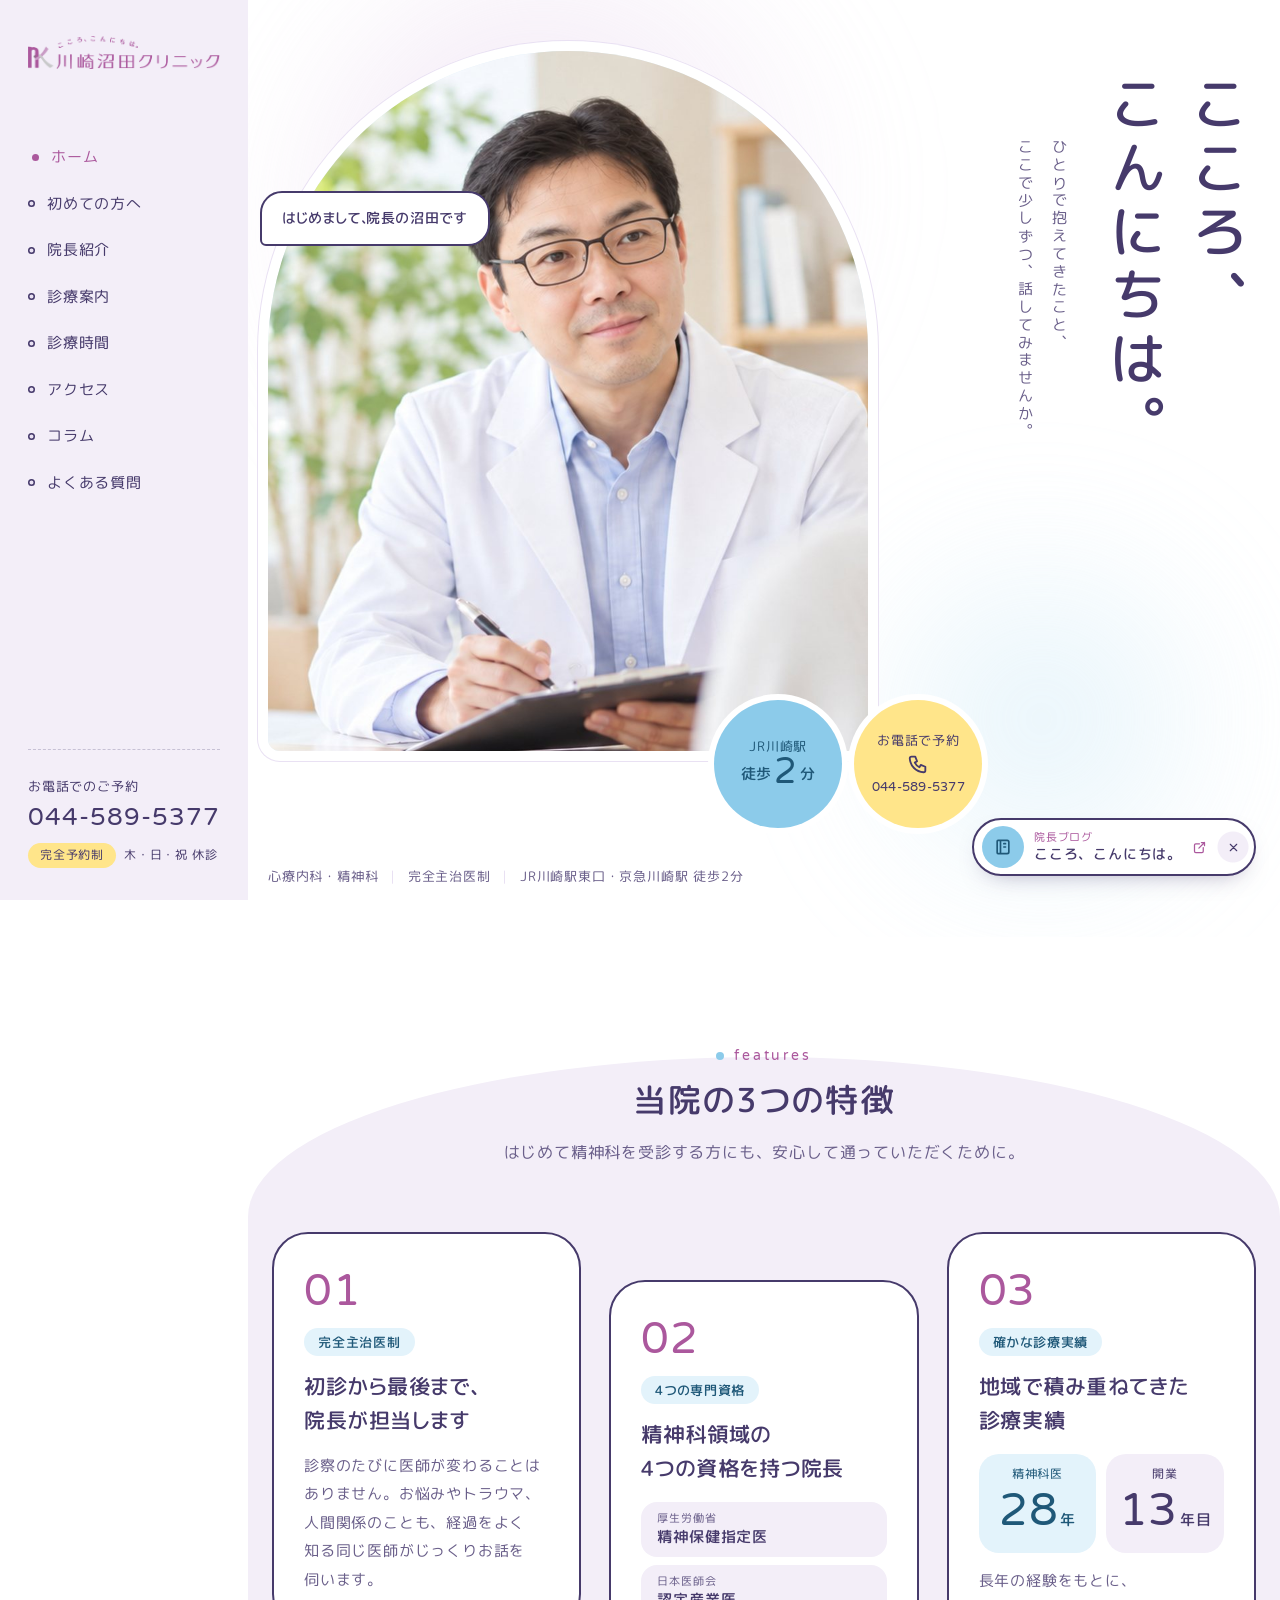
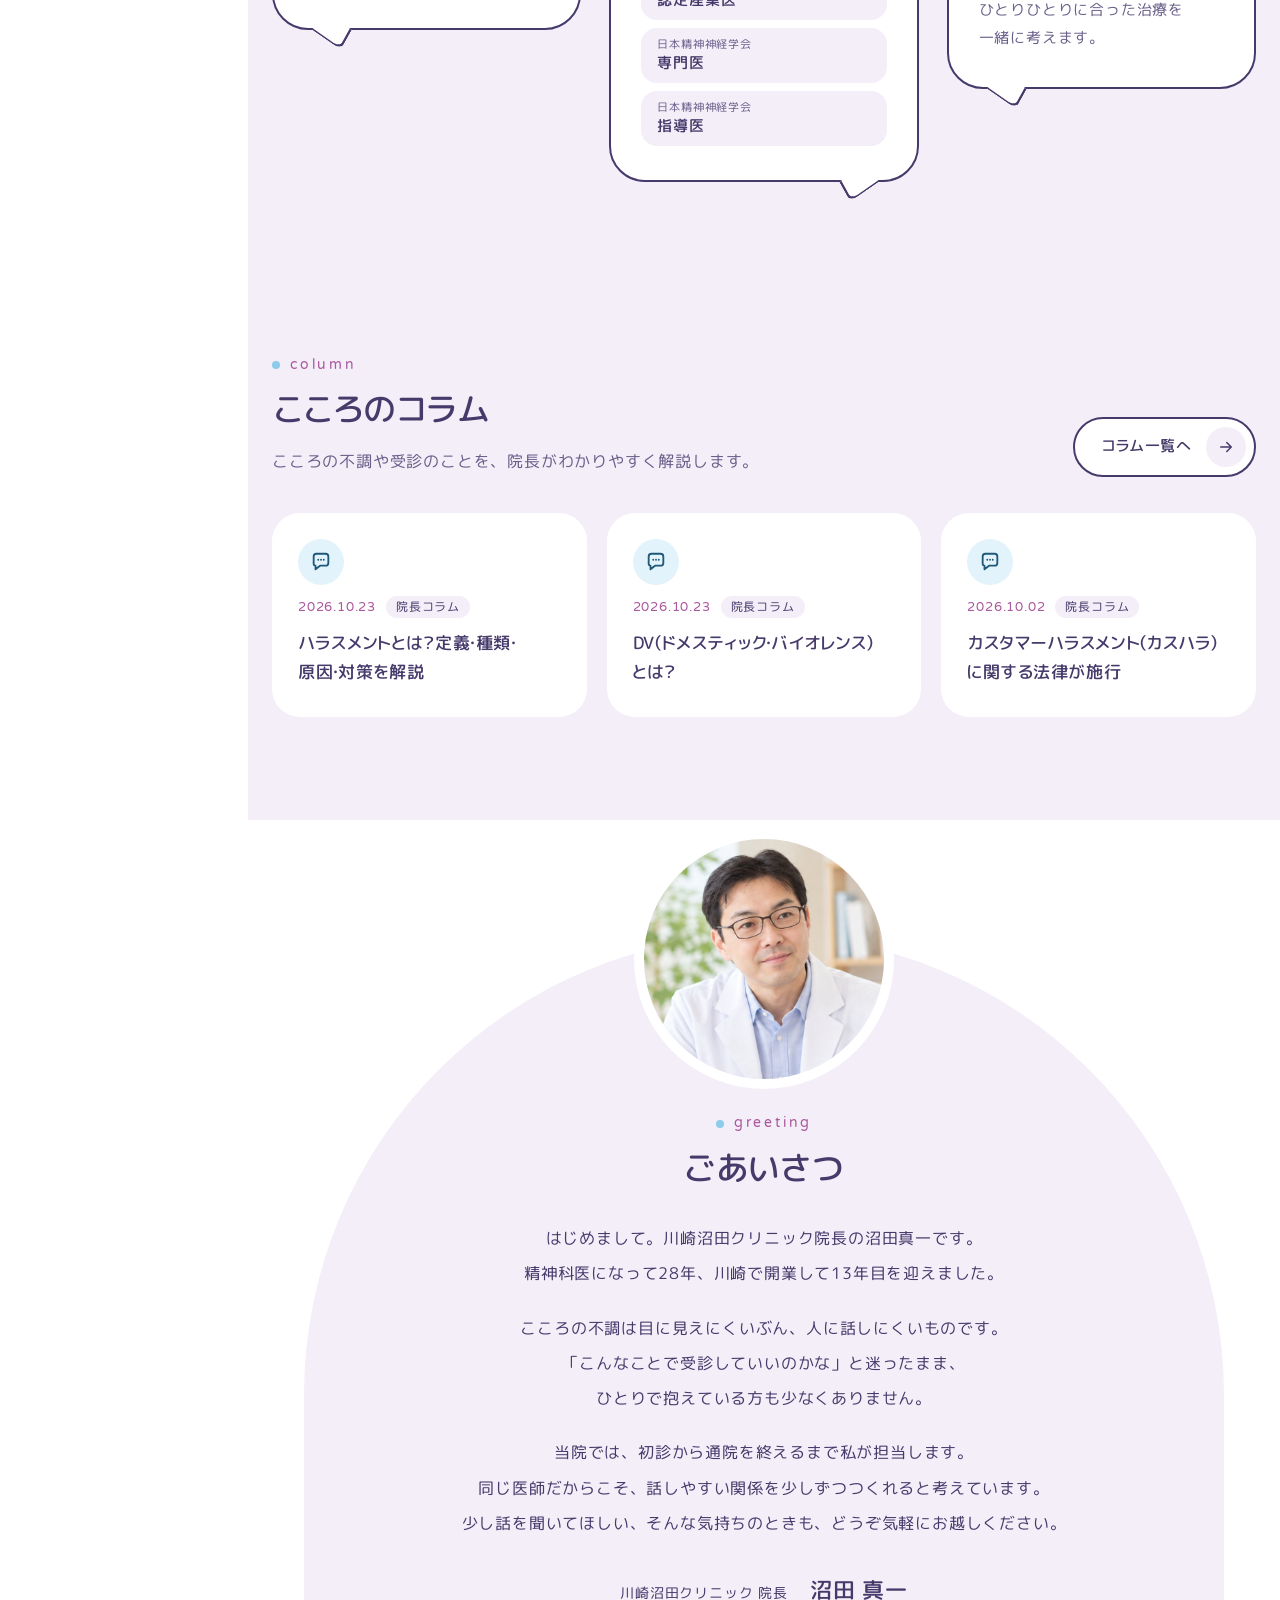
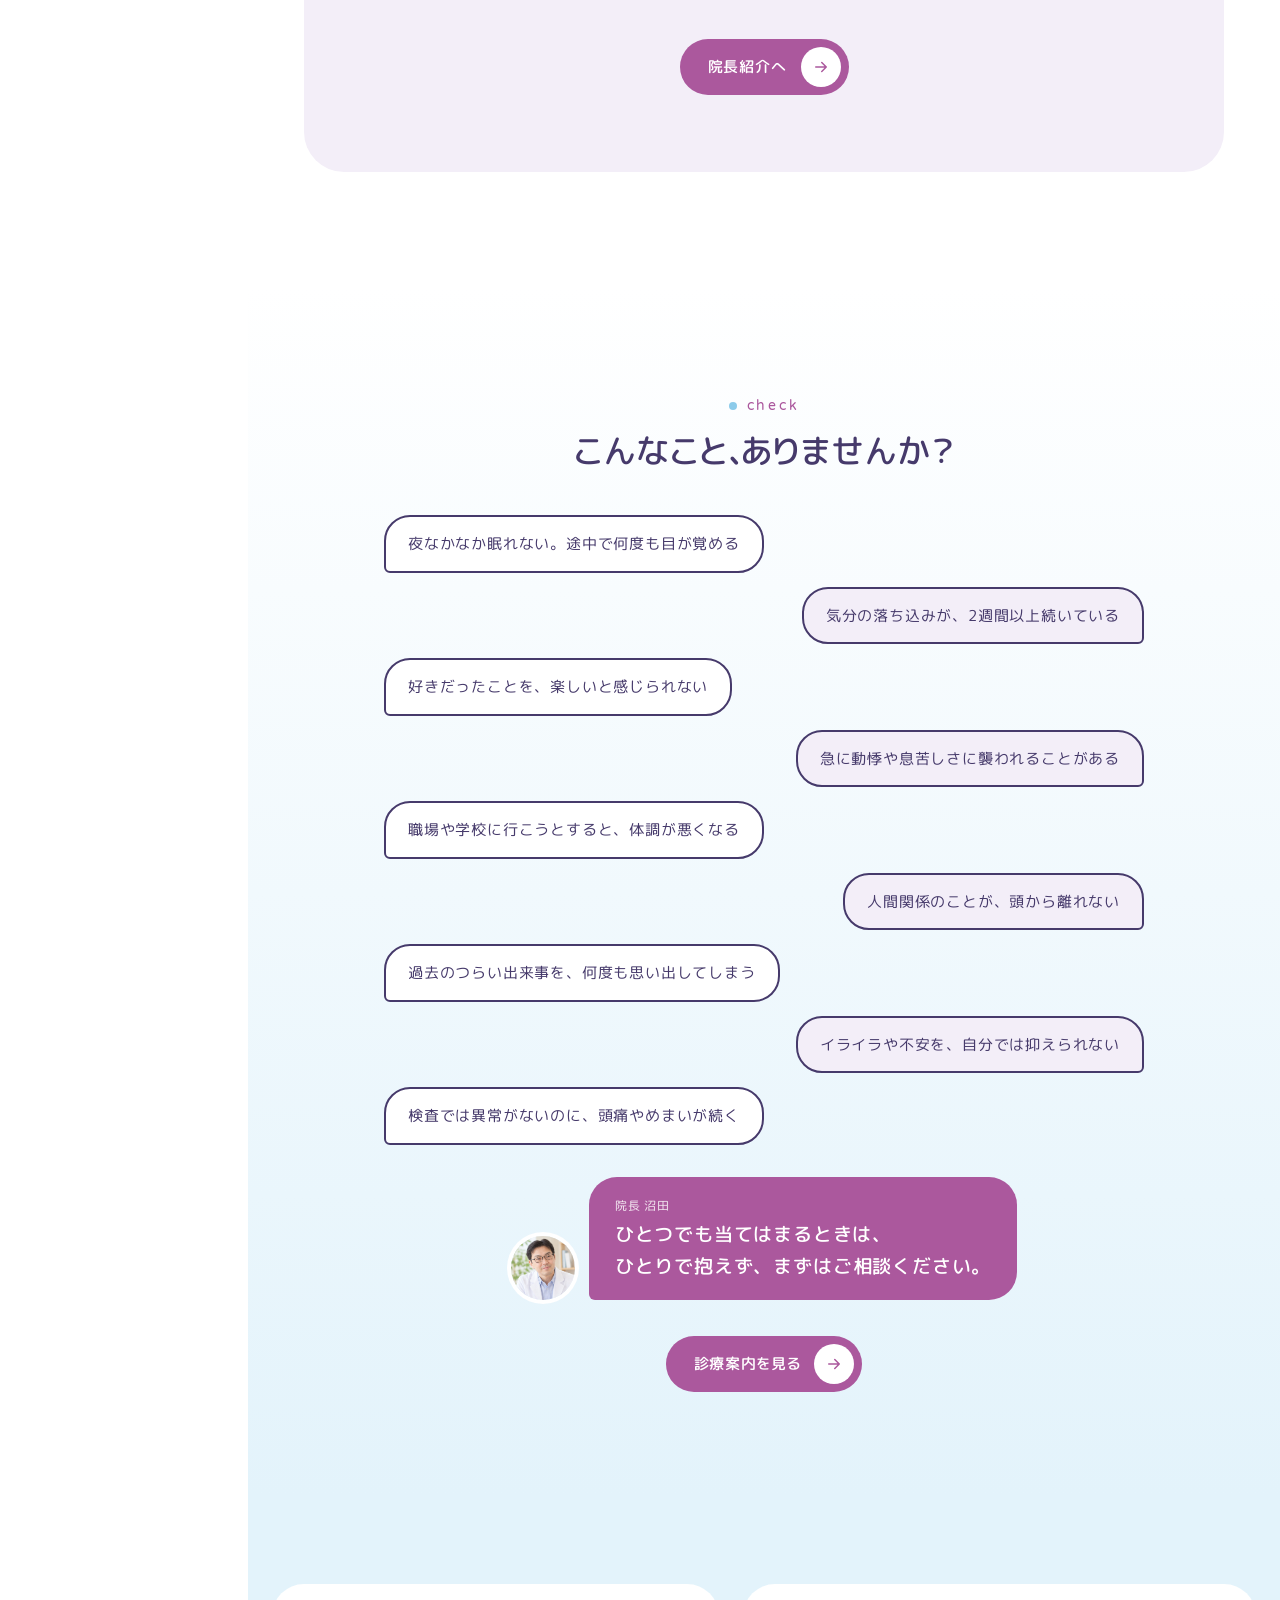
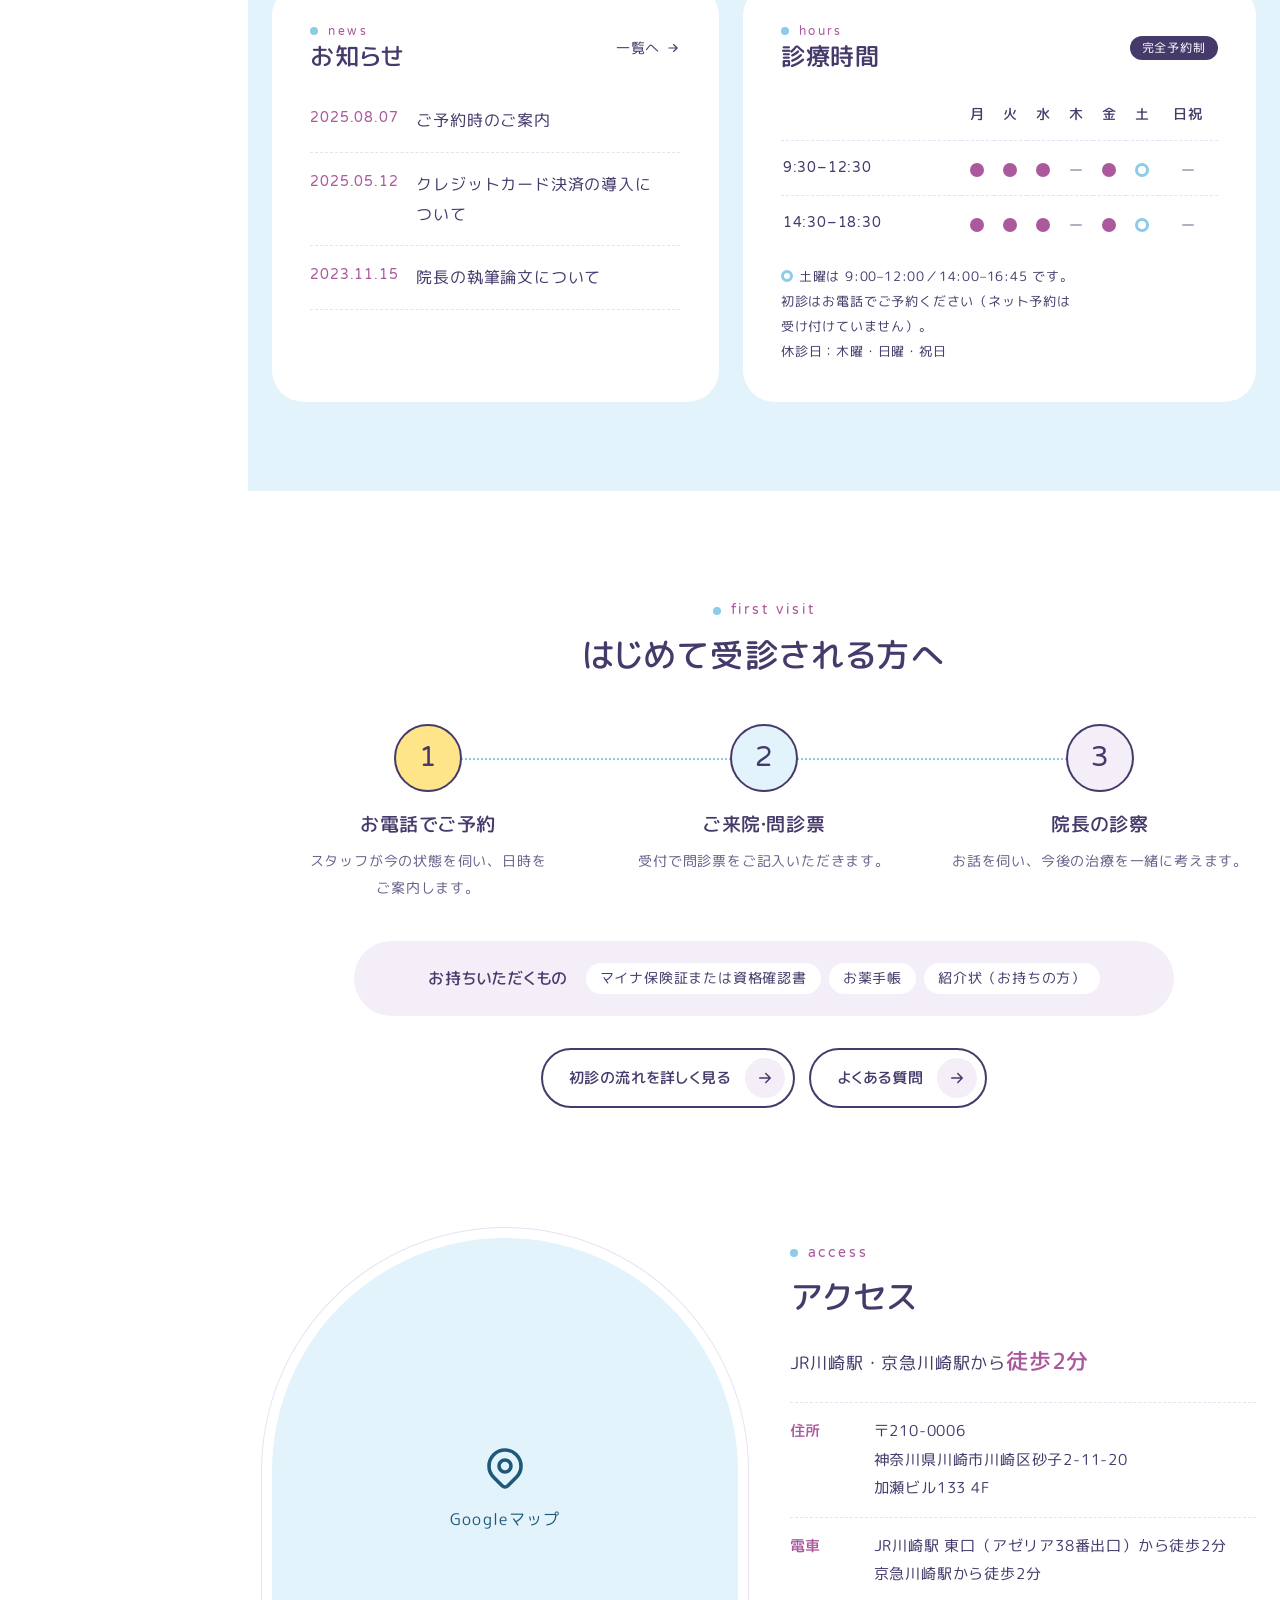
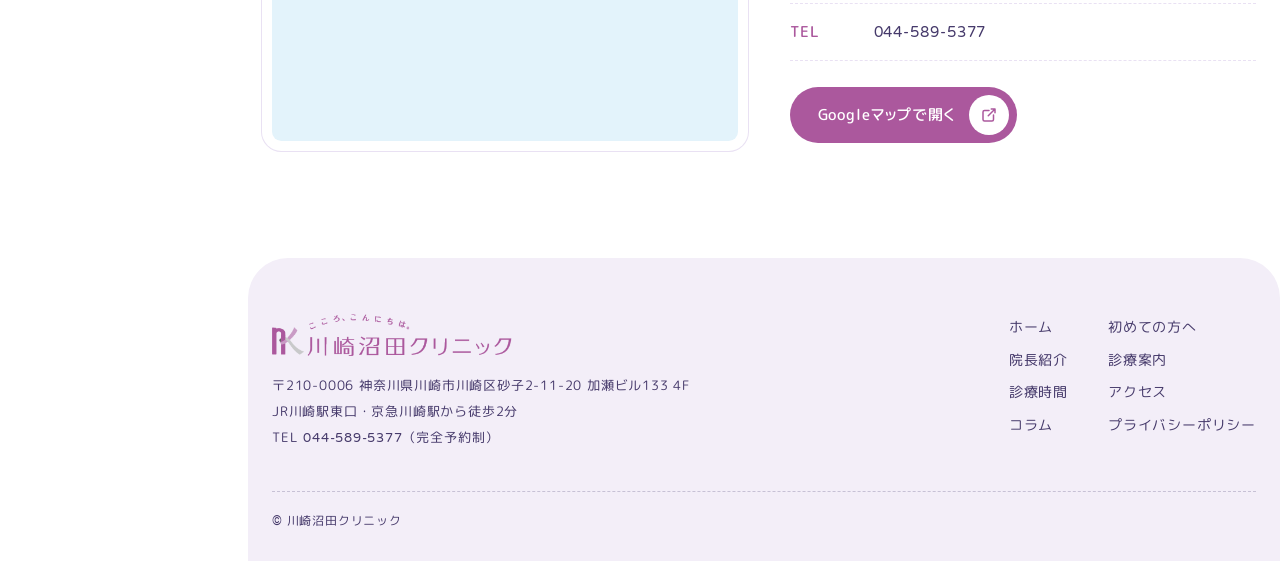
<file: 004/index.html>
<!doctype html>
<html lang="ja">
<head>
<meta charset="utf-8">
<meta name="viewport" content="width=device-width, initial-scale=1">
<meta name="robots" content="noindex, nofollow">
<title>川崎沼田クリニック｜川崎駅徒歩2分の心療内科・精神科</title>
<meta name="description" content="JR川崎駅東口・京急川崎駅から徒歩2分の心療内科・精神科、川崎沼田クリニック。初診から最後まで院長が担当する完全主治医制。完全予約制です。">
<meta property="og:type" content="website">
<meta property="og:title" content="川崎沼田クリニック｜川崎駅徒歩2分の心療内科・精神科">
<meta property="og:description" content="こころ、こんにちは。初診から最後まで院長が担当する完全主治医制。JR川崎駅東口・京急川崎駅から徒歩2分。">
<meta property="og:image" content="assets/img/fv-director.jpg">
<meta name="theme-color" content="#463A6B">
<link rel="preconnect" href="https://fonts.googleapis.com">
<link rel="preconnect" href="https://fonts.gstatic.com" crossorigin>
<link rel="stylesheet" href="https://fonts.googleapis.com/css2?family=M+PLUS+Rounded+1c:wght@400;500&amp;family=Varela+Round&amp;display=swap">
<link rel="stylesheet" href="assets/css/style.css">
<script src="assets/js/main.js" defer></script>
</head>
<body>

<svg class="sprite" aria-hidden="true" focusable="false">
  <symbol id="i-phone" viewBox="0 0 24 24"><path d="M5 4h4l2 5l-2.5 1.5a11 11 0 0 0 5 5l1.5-2.5l5 2v4a2 2 0 0 1-2 2a16 16 0 0 1-15-15a2 2 0 0 1 2-2"/></symbol>
  <symbol id="i-arrow" viewBox="0 0 24 24"><path d="M5 12h14M13 18l6-6M13 6l6 6"/></symbol>
  <symbol id="i-ext" viewBox="0 0 24 24"><path d="M12 6H6a2 2 0 0 0-2 2v10a2 2 0 0 0 2 2h10a2 2 0 0 0 2-2v-6M11 13l9-9M15 4h5v5"/></symbol>
  <symbol id="i-book" viewBox="0 0 24 24"><path d="M6 4h11a2 2 0 0 1 2 2v12a2 2 0 0 1-2 2H6a1 1 0 0 1-1-1V5a1 1 0 0 1 1-1zM9 4v16M13 8h2M13 12h2"/></symbol>
  <symbol id="i-menu" viewBox="0 0 24 24"><path d="M4 8h16M4 16h16"/></symbol>
  <symbol id="i-close" viewBox="0 0 24 24"><path d="M18 6L6 18M6 6l12 12"/></symbol>
  <symbol id="i-up" viewBox="0 0 24 24"><path d="M6 14l6-6l6 6"/></symbol>
  <symbol id="i-pin" viewBox="0 0 24 24"><circle cx="12" cy="11" r="3"/><path d="M17.66 16.66l-4.24 4.24a2 2 0 0 1-2.83 0l-4.25-4.24a8 8 0 1 1 11.32 0z"/></symbol>
  <symbol id="i-chat" viewBox="0 0 24 24"><path d="M4 6a3 3 0 0 1 3-3h10a3 3 0 0 1 3 3v7a3 3 0 0 1-3 3h-6l-5 4v-4a2 2 0 0 1-2-2z"/><path d="M9 9.5h.01M12 9.5h.01M15 9.5h.01"/></symbol>
</svg>

<a class="skip" href="#main">本文へ移動</a>

<!-- PC：左固定サイドバー ／ SP：上部バー -->
<header class="side" id="top">
  <a class="side__logo" href="./"><img src="assets/img/logo.webp" alt="川崎沼田クリニック" width="411" height="71"></a>
  <nav class="side__nav" aria-label="グローバルナビゲーション">
    <ul>
      <li><a href="./" aria-current="page">ホーム</a></li>
      <li><a href="#first">初めての<wbr>方へ</a></li>
      <li><a href="#greeting">院長紹介</a></li>
      <li><a href="#check">診療案内</a></li>
      <li><a href="#hours">診療時間</a></li>
      <li><a href="#access">アクセス</a></li>
      <li><a href="#column">コラム</a></li>
      <li><a href="#first">よく<wbr>ある<wbr>質問</a></li>
    </ul>
  </nav>
  <div class="side__tel">
    <p class="side__tel-label">お電話での<wbr>ご予約</p>
    <a class="side__tel-num" href="tel:0445895377">044-589-5377</a>
    <p class="side__tel-note"><span class="chip">完全予<wbr>約制</span>木・日・祝 休診</p>
  </div>
  <div class="side__sp">
    <a class="icon-btn icon-btn--cream" href="tel:0445895377" aria-label="電話で予約する"><svg class="icon"><use href="#i-phone"/></svg></a>
    <button class="icon-btn icon-btn--ink js-menu" type="button" aria-controls="drawer" aria-expanded="false" aria-label="メニューを開く"><svg class="icon"><use href="#i-menu"/></svg></button>
  </div>
</header>

<div class="drawer" id="drawer" hidden>
  <nav aria-label="スマートフォン用ナビゲーション">
    <ul>
      <li><a href="./">ホーム</a></li>
      <li><a href="#first">初めての<wbr>方へ</a></li>
      <li><a href="#greeting">院長紹介</a></li>
      <li><a href="#check">診療案内</a></li>
      <li><a href="#hours">診療時間</a></li>
      <li><a href="#access">アクセス</a></li>
      <li><a href="#column">コラム</a></li>
      <li><a href="#first">よく<wbr>ある<wbr>質問</a></li>
    </ul>
  </nav>
  <a class="drawer__tel" href="tel:0445895377"><span class="dmoji dmoji-nw">お電話でのご予約</span><span class="en">044-589-5377</span></a>
</div>

<main id="main" class="main">

  <!-- ファーストビュー -->
  <section class="fv" aria-label="メインビジュアル">
    <span class="fv__aura fv__aura--a" aria-hidden="true"></span>
    <span class="fv__aura fv__aura--b" aria-hidden="true"></span>
    <div class="fv__stage">
      <div class="fv__visual">
        <figure class="fv__arch">
          <img src="assets/img/fv-director.jpg" alt="患者さんの話を聞く院長 沼田真一" width="900" height="1188" fetchpriority="high">
        </figure>
        <p class="fv__hello"><span class="dmoji dmoji-nw">はじめまして、<wbr>院長の<wbr>沼田です</span></p>
        <div class="fv__badges">
          <p class="badge badge--sky"><span class="badge__s dmoji dmoji-nw">JR川崎駅</span><span class="badge__l">徒歩<b>2</b>分</span></p>
          <a class="badge badge--cream" href="tel:0445895377"><span class="badge__s dmoji dmoji-nw">お電話で予約</span><svg class="icon"><use href="#i-phone"/></svg><span class="badge__tel">044-589-5377</span></a>
        </div>
      </div>
      <div class="fv__copy">
        <h1 class="fv__catch">こころ、<br>こんにちは。</h1>
        <p class="fv__lead">ひとりで<wbr>抱えてきた<wbr>こと、<br>ここで<wbr>少しずつ、<wbr>話してみませんか。</p>
      </div>
    </div>
    <p class="fv__info">心療内科・精神科<span>｜</span>完全主<wbr>治医制<span>｜</span>JR川崎駅<wbr>東口・京急川崎駅 徒歩2分</p>
  </section>

  <!-- 3つの特徴 -->
  <section class="features" id="features">
    <div class="wrap">
      <header class="head head--center">
        <p class="head__en">features</p>
        <h2 class="head__ja dmoji">当院の3つの特徴</h2>
        <p class="head__lead">はじめて<wbr>精神科を<wbr>受診する<wbr>方にも、<wbr>安心して<wbr>通っていただく<wbr>ために。</p>
      </header>
      <div class="features__list">
        <article class="talk talk--l">
          <p class="talk__no">01</p>
          <p class="talk__tag dmoji dmoji-nw">完全主<wbr>治医制</p>
          <h3 class="talk__title dmoji">初診から最後まで、<br>院長が担当します</h3>
          <p class="talk__text">診察の<wbr>たびに<wbr>医師が<wbr>変わる<wbr>ことは<wbr>ありません。<wbr>お悩みや<wbr>トラウマ、<wbr>人間関係の<wbr>ことも、<wbr>経過を<wbr>よく<wbr>知る<wbr>同じ<wbr>医師が<wbr>じっくり<wbr>お話を<wbr>伺います。</p>
        </article>
        <article class="talk talk--r">
          <p class="talk__no">02</p>
          <p class="talk__tag dmoji dmoji-nw">4つの<wbr>専門資格</p>
          <h3 class="talk__title dmoji">精神科領域の<br>4つの資格を持つ院長</h3>
          <ul class="quals">
            <li><small>厚生労働省</small>精神保健指定医</li>
            <li><small>日本医師会</small>認定産業医</li>
            <li><small>日本精神神経学会</small>専門医</li>
            <li><small>日本精神神経学会</small>指導医</li>
          </ul>
        </article>
        <article class="talk talk--l">
          <p class="talk__no">03</p>
          <p class="talk__tag dmoji dmoji-nw">確かな<wbr>診療実績</p>
          <h3 class="talk__title dmoji">地域で積み重ねてきた<br>診療実績</h3>
          <div class="nums">
            <p class="nums__item"><span class="nums__label">精神科医</span><span class="nums__val"><b>28</b>年</span></p>
            <p class="nums__item"><span class="nums__label">開業</span><span class="nums__val"><b>13</b>年目</span></p>
          </div>
          <p class="talk__text">長年の<wbr>経験を<wbr>もとに、<wbr>ひとりひとりに<wbr>合った<wbr>治療を<wbr>一緒に<wbr>考えます。</p>
        </article>
      </div>
    </div>
  </section>

  <!-- コラム -->
  <section class="column" id="column">
    <div class="wrap">
      <header class="head head--row">
        <div>
          <p class="head__en">column</p>
          <h2 class="head__ja dmoji">こころのコラム</h2>
          <p class="head__lead">こころの<wbr>不調や<wbr>受診の<wbr>ことを、<wbr>院長が<wbr>わかりやすく<wbr>解説します。</p>
        </div>
        <a class="btn btn--line" href="https://kawasaki-numata.jp/blog"><span class="dmoji dmoji-nw">コラム一覧へ</span><span class="btn__arw"><svg class="icon"><use href="#i-arrow"/></svg></span></a>
      </header>
      <ul class="posts">
        <li><a class="post" href="https://kawasaki-numata.jp/blog"><span class="post__icon"><svg class="icon"><use href="#i-chat"/></svg></span><span class="post__meta"><time datetime="2026-10-23">2026.10.23</time><span class="post__cat">院長コラム</span></span><span class="post__title dmoji">ハラスメントとは？<wbr>定義・種類・原因・対策を<wbr>解説</span></a></li>
        <li><a class="post" href="https://kawasaki-numata.jp/blog"><span class="post__icon"><svg class="icon"><use href="#i-chat"/></svg></span><span class="post__meta"><time datetime="2026-10-23">2026.10.23</time><span class="post__cat">院長コラム</span></span><span class="post__title dmoji">DV<wbr>（ドメスティック・バイオレンス）とは？</span></a></li>
        <li><a class="post" href="https://kawasaki-numata.jp/blog"><span class="post__icon"><svg class="icon"><use href="#i-chat"/></svg></span><span class="post__meta"><time datetime="2026-10-02">2026.10.02</time><span class="post__cat">院長コラム</span></span><span class="post__title dmoji">カスタマーハラスメント<wbr>（カスハラ）に<wbr>関する<wbr>法律が<wbr>施行</span></a></li>
      </ul>
    </div>
  </section>

  <!-- ごあいさつ -->
  <section class="greeting" id="greeting">
    <div class="greeting__dome">
      <figure class="greeting__photo"><img src="assets/img/director.jpg" alt="院長 沼田真一" width="700" height="700" loading="lazy"></figure>
      <header class="head head--center">
        <p class="head__en">greeting</p>
        <h2 class="head__ja dmoji">ごあいさつ</h2>
      </header>
      <div class="greeting__text">
        <p>はじめまして。<wbr>川崎沼田クリニック院長の<wbr>沼田真一です。<br class="pc">精神科医に<wbr>なって<wbr>28年、<wbr>川崎で<wbr>開業して<wbr>13年目を<wbr>迎えました。</p>
        <p>こころの<wbr>不調は<wbr>目に<wbr>見えに<wbr>くいぶん、<wbr>人に<wbr>話しにくい<wbr>ものです。<br class="pc">「こんな<wbr>ことで<wbr>受診していいのかな」と<wbr>迷ったまま、<br class="pc">ひとりで<wbr>抱えている<wbr>方も<wbr>少なく<wbr>ありません。</p>
        <p>当院では、<wbr>初診から<wbr>通院を<wbr>終えるまで<wbr>私が<wbr>担当します。<br class="pc">同じ<wbr>医師だからこそ、<wbr>話しやすい<wbr>関係を<wbr>少し<wbr>ずつつくれると<wbr>考えています。<br class="pc">少し<wbr>話を<wbr>聞いてほしい、<wbr>そんな<wbr>気持ちの<wbr>ときも、<wbr>どうぞ<wbr>気軽に<wbr>お越しください。</p>
      </div>
      <p class="greeting__sign">川崎沼田クリニック 院長<b>沼田 真<wbr>一</b></p>
      <a class="btn btn--brand" href="https://kawasaki-numata.jp/"><span class="dmoji dmoji-nw">院長紹介へ</span><span class="btn__arw"><svg class="icon"><use href="#i-arrow"/></svg></span></a>
    </div>
  </section>

  <!-- 受診の目安（チャット風） -->
  <section class="check" id="check">
    <div class="wrap wrap--narrow">
      <header class="head head--center">
        <p class="head__en">check</p>
        <h2 class="head__ja dmoji">こんなこと、ありませんか？</h2>
      </header>
      <ul class="chat">
        <li class="chat__msg chat__msg--l">夜なかなか<wbr>眠れない。<wbr>途中で<wbr>何度も<wbr>目が<wbr>覚める</li>
        <li class="chat__msg chat__msg--r">気分の<wbr>落ち込みが、<wbr>2週間以上<wbr>続いている</li>
        <li class="chat__msg chat__msg--l">好きだった<wbr>ことを、<wbr>楽しいと<wbr>感じられない</li>
        <li class="chat__msg chat__msg--r">急に<wbr>動悸や<wbr>息苦しさに<wbr>襲われる<wbr>ことがある</li>
        <li class="chat__msg chat__msg--l">職場や<wbr>学校に<wbr>行こうと<wbr>すると、<wbr>体調が<wbr>悪くなる</li>
        <li class="chat__msg chat__msg--r">人間関係の<wbr>ことが、<wbr>頭から<wbr>離れない</li>
        <li class="chat__msg chat__msg--l">過去の<wbr>つらい出来事を、<wbr>何度も<wbr>思い出してしまう</li>
        <li class="chat__msg chat__msg--r">イライラや<wbr>不安を、<wbr>自分では<wbr>抑えられない</li>
        <li class="chat__msg chat__msg--l">検査では<wbr>異常が<wbr>ないのに、<wbr>頭痛やめまいが<wbr>続く</li>
      </ul>
      <div class="chat__reply">
        <img class="chat__avatar" src="assets/img/director.jpg" alt="" width="700" height="700" loading="lazy">
        <div class="chat__reply-body">
          <p class="chat__reply-name">院長 沼田</p>
          <p class="chat__reply-text">ひとつでも<wbr>当てはまる<wbr>ときは、<br>ひとりで<wbr>抱えず、<wbr>まずは<wbr>ご相談ください。</p>
        </div>
      </div>
      <p class="check__btn"><a class="btn btn--brand" href="https://kawasaki-numata.jp/"><span class="dmoji dmoji-nw">診療案内を<wbr>見る</span><span class="btn__arw"><svg class="icon"><use href="#i-arrow"/></svg></span></a></p>
    </div>
  </section>

  <!-- お知らせ・診療時間 -->
  <section class="info" id="hours">
    <div class="wrap info__grid">
      <div class="panel">
        <div class="panel__head">
          <h2 class="panel__title"><span class="head__en">news</span><span class="dmoji dmoji-nw">お知らせ</span></h2>
          <a class="link-more" href="https://kawasaki-numata.jp/"><span class="dmoji dmoji-nw">一覧へ</span><svg class="icon"><use href="#i-arrow"/></svg></a>
        </div>
        <ul class="news">
          <li><time datetime="2025-08-07">2025.08.07</time><a href="https://kawasaki-numata.jp/">ご予約時の<wbr>ご案内</a></li>
          <li><time datetime="2025-05-12">2025.05.12</time><a href="https://kawasaki-numata.jp/">クレジットカード決済の<wbr>導入に<wbr>ついて</a></li>
          <li><time datetime="2023-11-15">2023.11.15</time><a href="https://kawasaki-numata.jp/">院長の<wbr>執筆論文に<wbr>ついて</a></li>
        </ul>
      </div>
      <div class="panel">
        <div class="panel__head">
          <h2 class="panel__title"><span class="head__en">hours</span><span class="dmoji dmoji-nw">診療時間</span></h2>
          <span class="chip chip--ink">完全予約制</span>
        </div>
        <div class="hours">
          <table>
            <thead><tr><th scope="col"><span class="sr">時間</span></th><th scope="col">月</th><th scope="col">火</th><th scope="col">水</th><th scope="col">木</th><th scope="col">金</th><th scope="col">土</th><th scope="col">日祝</th></tr></thead>
            <tbody>
              <tr><th scope="row">9:30–12:30</th><td><i class="on" aria-label="診療"></i></td><td><i class="on" aria-label="診療"></i></td><td><i class="on" aria-label="診療"></i></td><td><i class="off" aria-label="休診"></i></td><td><i class="on" aria-label="診療"></i></td><td><i class="sat" aria-label="土曜は時間が異なります"></i></td><td><i class="off" aria-label="休診"></i></td></tr>
              <tr><th scope="row">14:30–18:30</th><td><i class="on" aria-label="診療"></i></td><td><i class="on" aria-label="診療"></i></td><td><i class="on" aria-label="診療"></i></td><td><i class="off" aria-label="休診"></i></td><td><i class="on" aria-label="診療"></i></td><td><i class="sat" aria-label="土曜は時間が異なります"></i></td><td><i class="off" aria-label="休診"></i></td></tr>
            </tbody>
          </table>
        </div>
        <ul class="notes">
          <li><i class="sat" aria-hidden="true"></i>土曜は<wbr> 9:00–12:00／14:00–16:45 です。</li>
          <li>初診は<wbr>お電話で<wbr>ご予約ください<wbr>（ネット予約は<wbr>受け付けていません）。</li>
          <li>休<wbr>診日：木曜・日曜・祝日</li>
        </ul>
      </div>
    </div>
  </section>

  <!-- 初めての方へ -->
  <section class="first" id="first">
    <div class="wrap">
      <header class="head head--center">
        <p class="head__en">first visit</p>
        <h2 class="head__ja dmoji">はじめて受診される方へ</h2>
      </header>
      <ol class="steps">
        <li class="step"><span class="step__no">1</span><h3 class="step__title dmoji">お電話で<wbr>ご予約</h3><p>スタッフが<wbr>今の<wbr>状態を<wbr>伺い、<wbr>日時を<wbr>ご案内します。</p></li>
        <li class="step"><span class="step__no">2</span><h3 class="step__title dmoji">ご来院・問診票</h3><p>受付で<wbr>問診票を<wbr>ご記入いただきます。</p></li>
        <li class="step"><span class="step__no">3</span><h3 class="step__title dmoji">院長の<wbr>診察</h3><p>お話を<wbr>伺い、<wbr>今後の<wbr>治療を<wbr>一緒に<wbr>考えます。</p></li>
      </ol>
      <div class="bring">
        <p class="bring__title dmoji">お持ちいただく<wbr>もの</p>
        <ul class="bring__list">
          <li>マイナ保険証または<wbr>資格確認書</li>
          <li>お薬手帳</li>
          <li>紹介状<wbr>（お持ちの<wbr>方）</li>
        </ul>
      </div>
      <p class="first__links">
        <a class="btn btn--line" href="https://kawasaki-numata.jp/"><span class="dmoji dmoji-nw">初診の<wbr>流れを<wbr>詳しく<wbr>見る</span><span class="btn__arw"><svg class="icon"><use href="#i-arrow"/></svg></span></a>
        <a class="btn btn--line" href="https://kawasaki-numata.jp/"><span class="dmoji dmoji-nw">よく<wbr>ある<wbr>質問</span><span class="btn__arw"><svg class="icon"><use href="#i-arrow"/></svg></span></a>
      </p>
    </div>
  </section>

  <!-- アクセス -->
  <section class="access" id="access">
    <div class="wrap access__grid">
      <div class="access__map">
        <div class="access__ph" aria-hidden="true"><svg class="icon"><use href="#i-pin"/></svg><span>Googleマップ</span></div>
        <iframe title="川崎沼田クリニックの地図" src="https://www.google.com/maps?q=%E7%A5%9E%E5%A5%88%E5%B7%9D%E7%9C%8C%E5%B7%9D%E5%B4%8E%E5%B8%82%E5%B7%9D%E5%B4%8E%E5%8C%BA%E7%A0%82%E5%AD%902-11-20&amp;output=embed" loading="lazy" referrerpolicy="no-referrer-when-downgrade"></iframe>
      </div>
      <div class="access__body">
        <header class="head">
          <p class="head__en">access</p>
          <h2 class="head__ja dmoji">アクセス</h2>
        </header>
        <p class="access__walk">JR川崎駅・京急川崎駅から<b>徒歩2分</b></p>
        <dl class="access__dl">
          <div><dt>住所</dt><dd>〒210-0006<br>神奈川県川崎市川崎区砂子<span style="white-space:nowrap">2-11-20</span><br><span style="white-space:nowrap">加瀬ビル133 4F</span></dd></div>
          <div><dt>電車</dt><dd>JR川崎駅 <wbr>東口<wbr>（アゼリア38番出口）から<wbr>徒歩2分<br>京急川崎駅から<wbr>徒歩2分</dd></div>
          <div><dt>TEL</dt><dd><a class="en" href="tel:0445895377">044-589-5377</a></dd></div>
        </dl>
        <a class="btn btn--brand" href="https://www.google.com/maps/search/?api=1&amp;query=%E7%A5%9E%E5%A5%88%E5%B7%9D%E7%9C%8C%E5%B7%9D%E5%B4%8E%E5%B8%82%E5%B7%9D%E5%B4%8E%E5%8C%BA%E7%A0%82%E5%AD%902-11-20" target="_blank" rel="noopener"><span class="dmoji dmoji-nw">Googleマップで開く</span><span class="btn__arw"><svg class="icon"><use href="#i-ext"/></svg></span></a>
      </div>
    </div>
  </section>

  <footer class="footer">
    <div class="wrap footer__grid">
      <div class="footer__info">
        <img src="assets/img/logo.webp" alt="川崎沼田クリニック" width="411" height="71" loading="lazy">
        <p>〒210-0006 神奈川県川崎市川崎区砂子<span style="white-space:nowrap">2-11-20</span> <span style="white-space:nowrap">加瀬ビル133 4F</span><br>JR川崎駅<wbr>東口・京急川崎駅から<wbr>徒歩2分<br>TEL <a class="en" href="tel:0445895377">044-589-5377</a>（完全予約制）</p>
      </div>
      <nav class="footer__nav" aria-label="フッターナビゲーション">
        <ul>
          <li><a href="./">ホーム</a></li>
          <li><a href="#first">初めての<wbr>方へ</a></li>
          <li><a href="#greeting">院長紹介</a></li>
          <li><a href="#check">診療案内</a></li>
          <li><a href="#hours">診療時間</a></li>
          <li><a href="#access">アクセス</a></li>
          <li><a href="#column">コラム</a></li>
          <li><a href="https://kawasaki-numata.jp/">プライバシーポリシー</a></li>
        </ul>
      </nav>
    </div>
    <p class="footer__copy"><small>© 川崎沼田クリニック</small></p>
  </footer>

</main>

<div class="float">
  <a class="pagetop" href="#top" aria-label="ページの先頭へ戻る"><svg class="icon"><use href="#i-up"/></svg><span aria-hidden="true">top</span></a>
  <div class="blog" id="blog">
    <a class="blog__link" href="https://blog.kawasaki-numata.jp/" target="_blank" rel="noopener">
      <span class="blog__icon"><svg class="icon"><use href="#i-book"/></svg></span>
      <span class="blog__text"><span class="blog__sub">院長ブログ</span><span class="blog__name">こころ、こんにちは。</span></span>
      <svg class="icon blog__ext" role="img" aria-label="外部サイト"><use href="#i-ext"/></svg>
    </a>
    <button class="blog__close js-blog-close" type="button" aria-label="バナーを閉じる"><svg class="icon"><use href="#i-close"/></svg></button>
  </div>
</div>

</body>
</html>
</file>
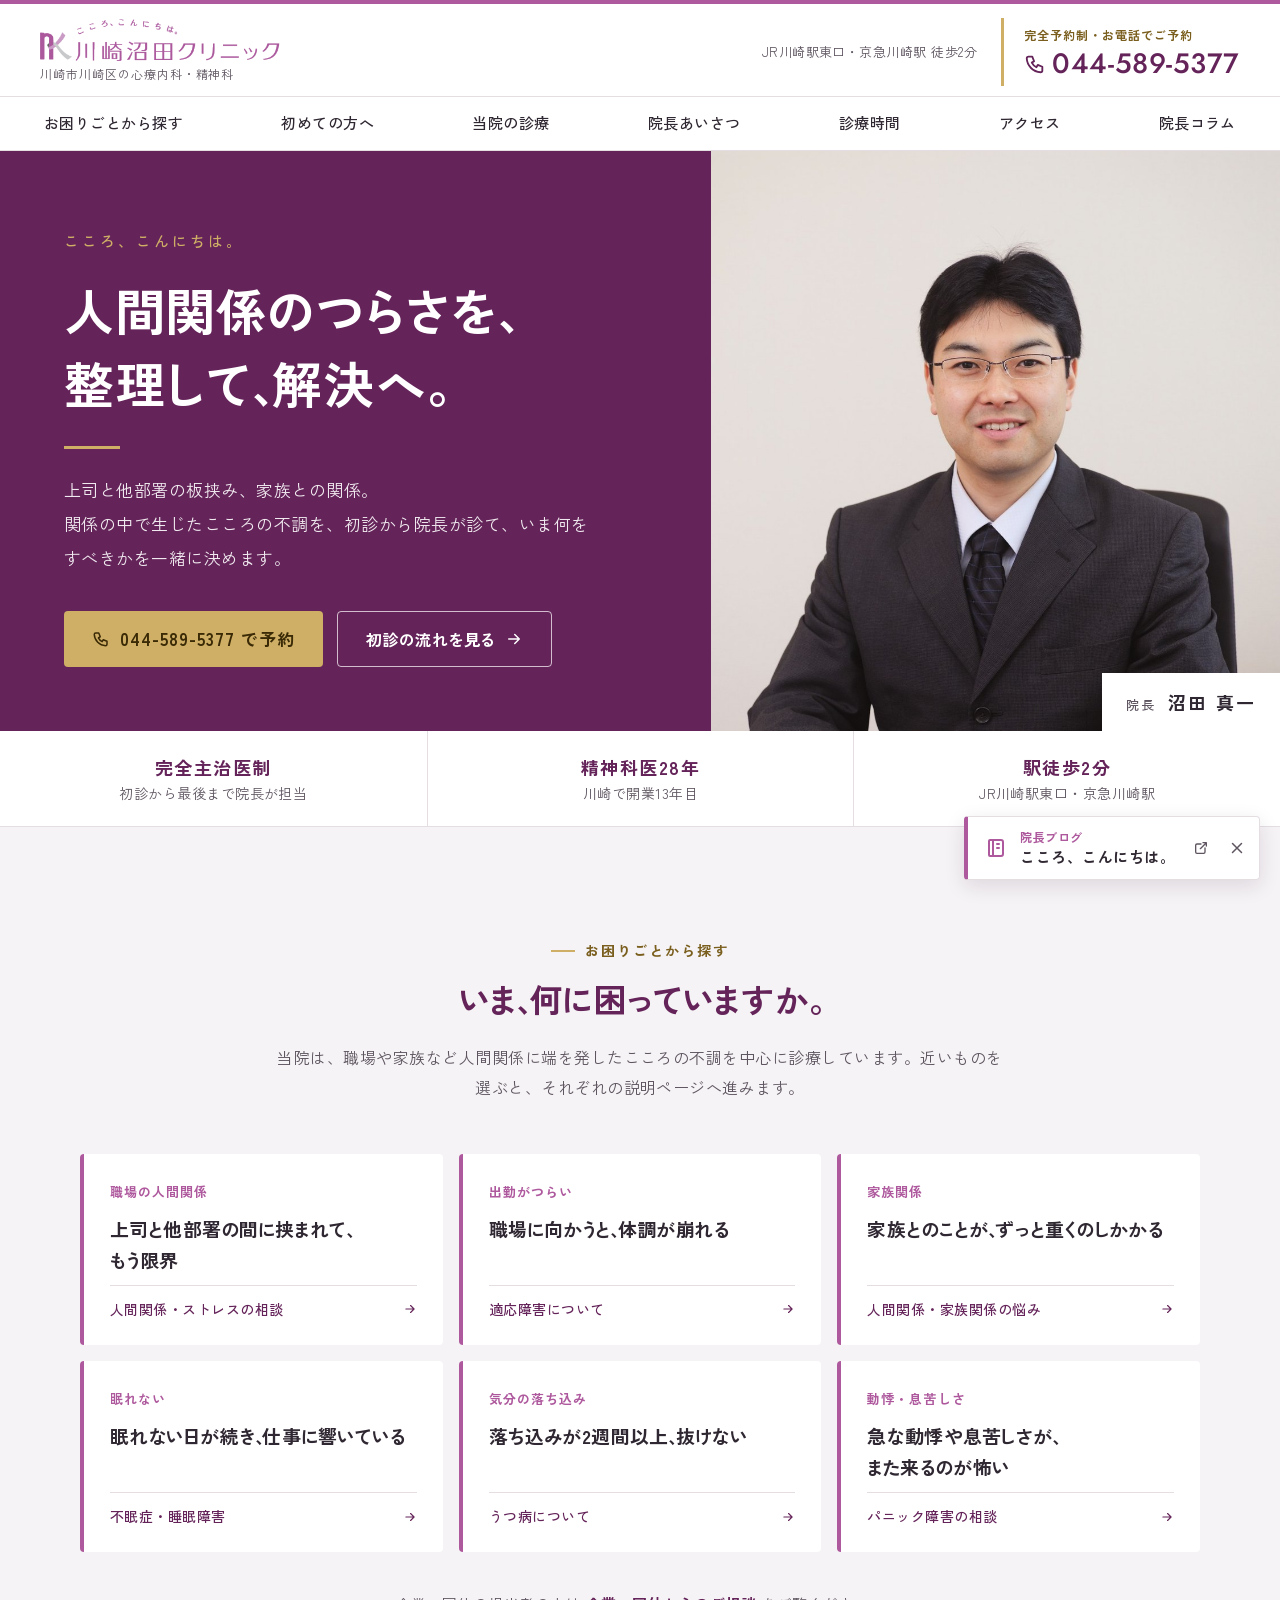
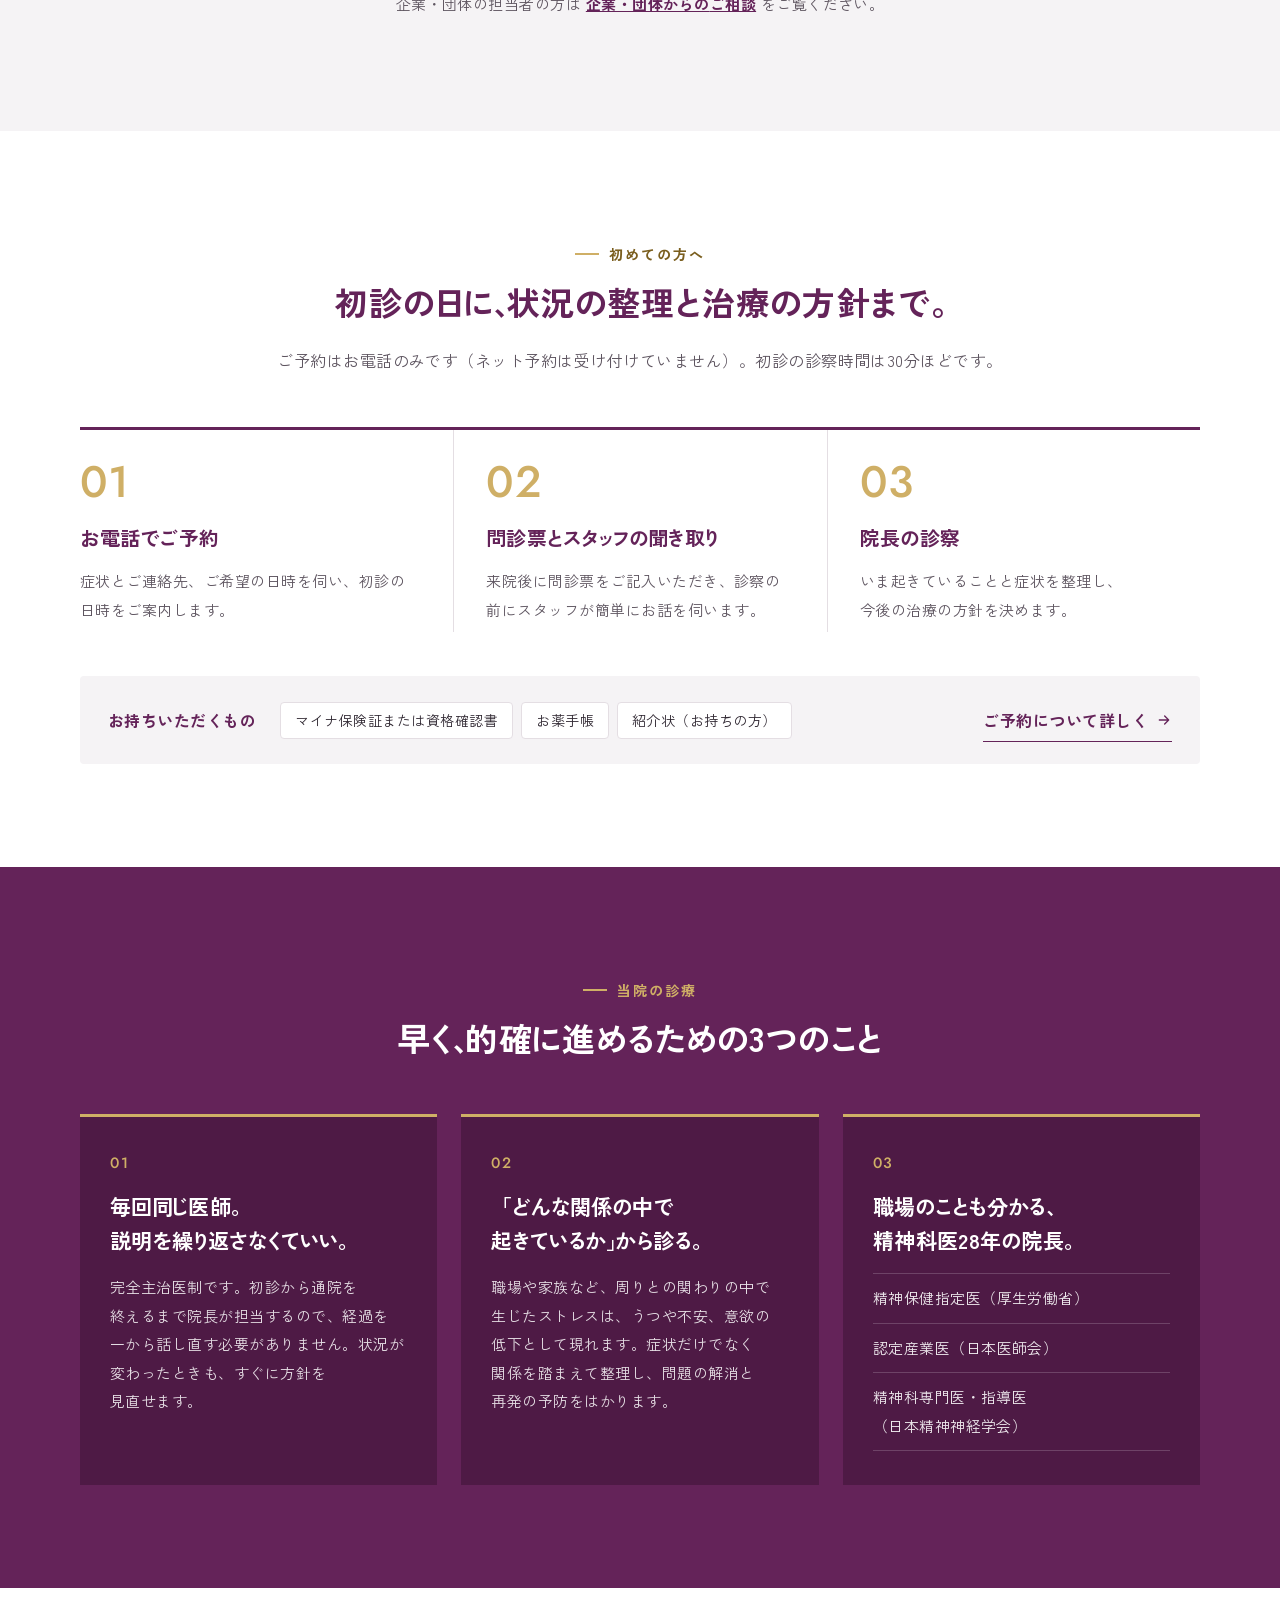
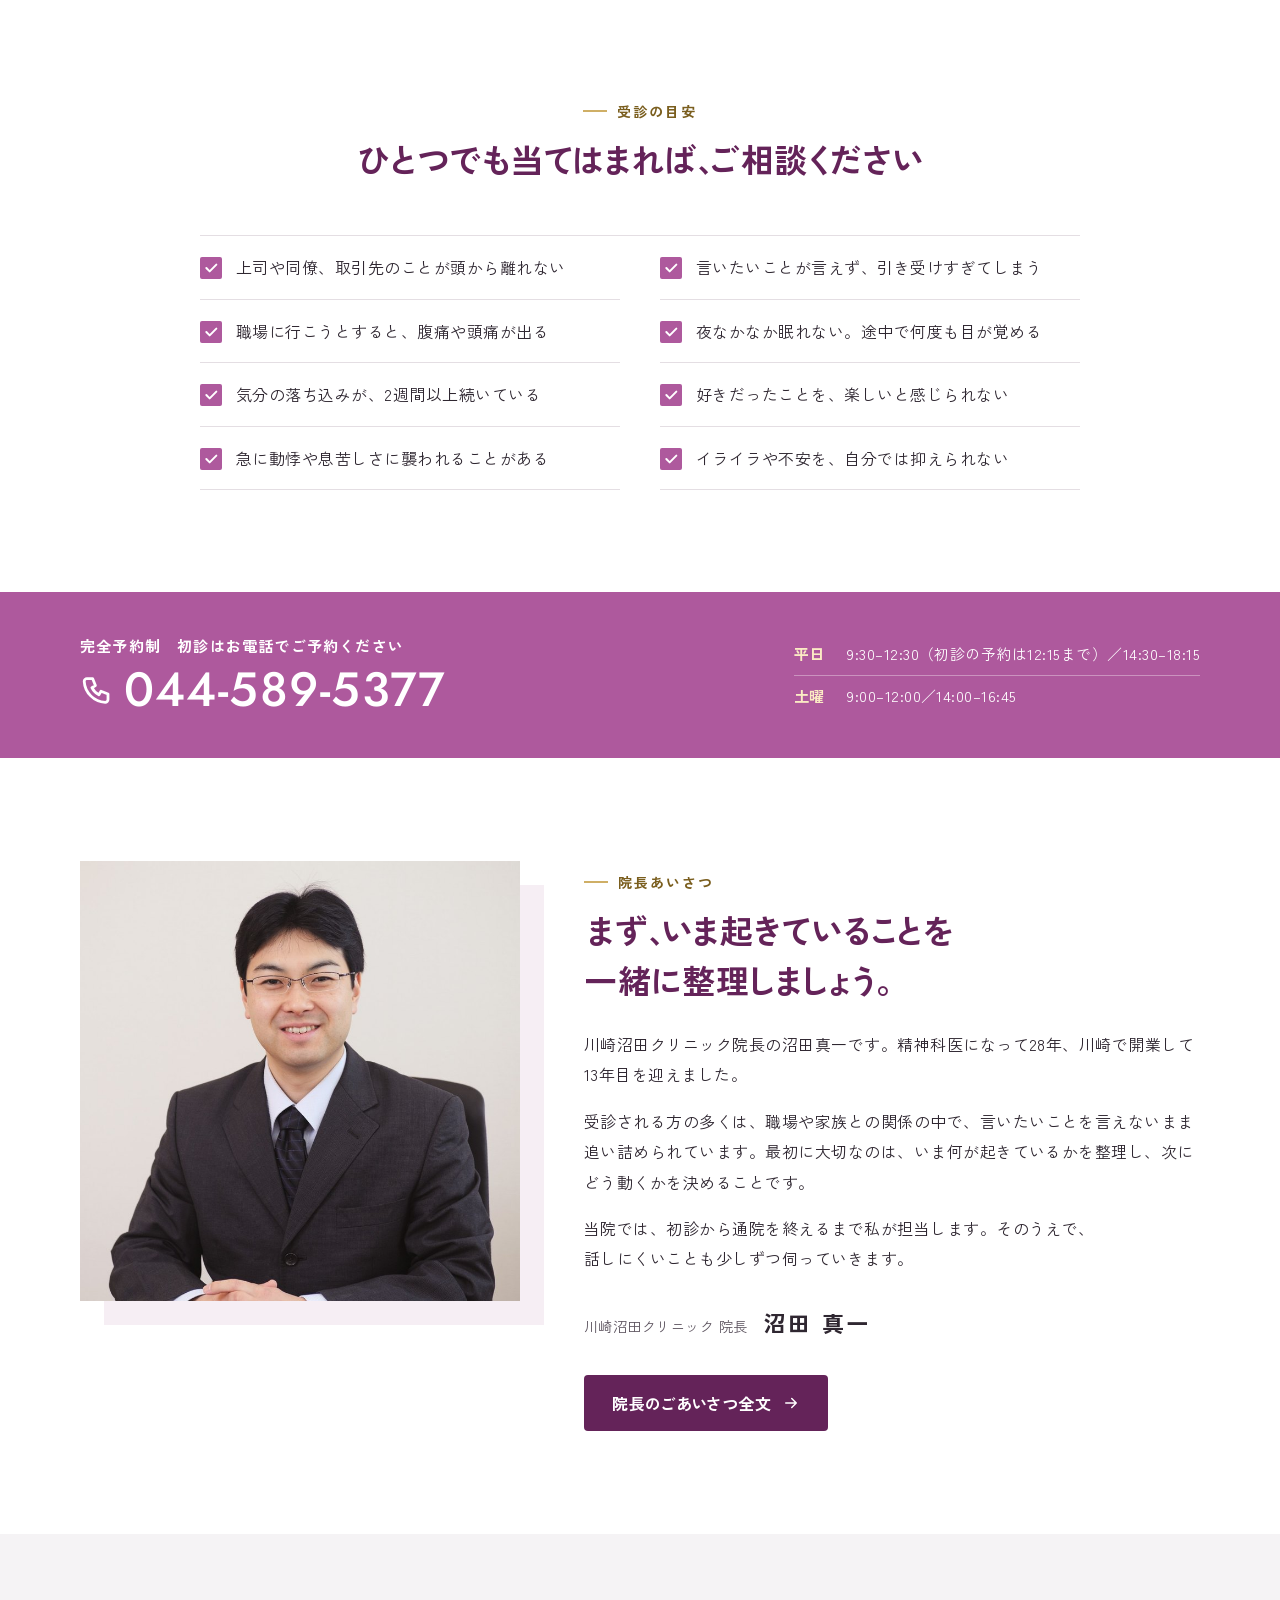
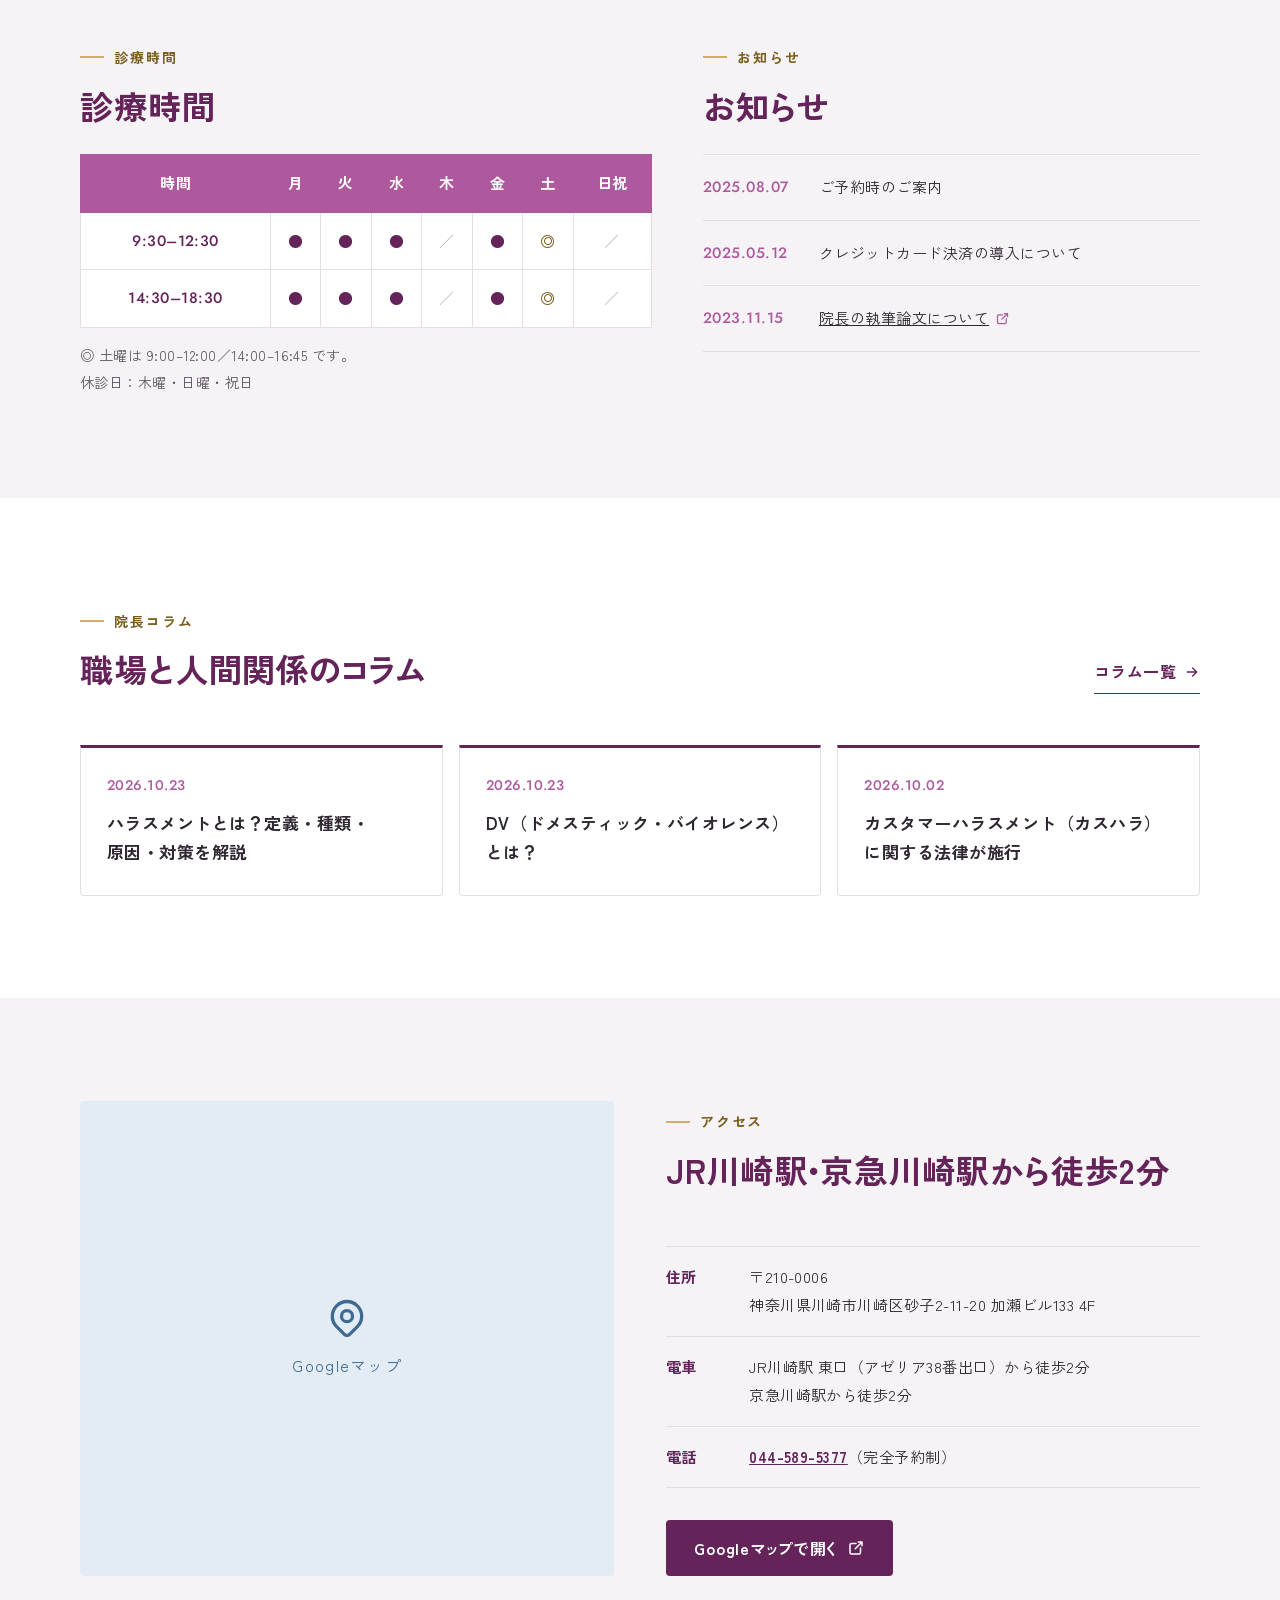
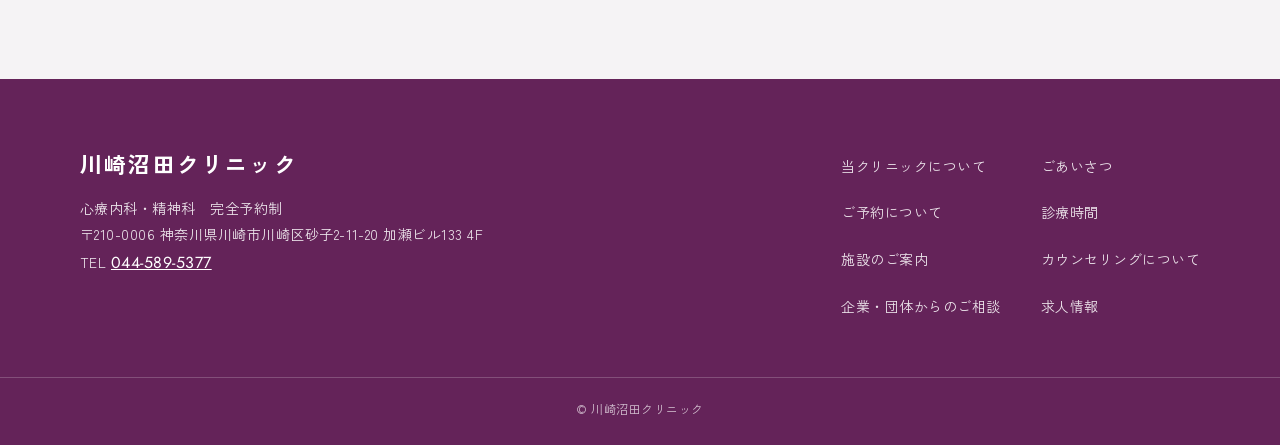
<file: 006/index.html>
<!DOCTYPE html>
<html lang="ja">
<head>
<meta charset="UTF-8">
<meta name="viewport" content="width=device-width, initial-scale=1">
<meta name="robots" content="noindex, nofollow">
<title>川崎沼田デザイン006｜川崎沼田クリニック TOPページ案</title>
<meta name="description" content="川崎駅徒歩2分の心療内科・精神科。職場や家族など、人間関係から生じたこころの不調を、初診から院長が担当して診療します。完全予約制。">
<link rel="preconnect" href="https://fonts.googleapis.com">
<link rel="preconnect" href="https://fonts.gstatic.com" crossorigin>
<link rel="stylesheet" href="https://fonts.googleapis.com/css2?family=Jost:wght@400;500&family=Zen+Kaku+Gothic+New:wght@400;500;700&display=swap">
<link rel="stylesheet" href="assets/css/style.css">
</head>
<body id="top">
<svg class="sprite" aria-hidden="true" focusable="false">
  <symbol id="i-phone" viewBox="0 0 24 24"><path d="M5 4h4l2 5l-2.5 1.5a11 11 0 0 0 5 5l1.5-2.5l5 2v4a2 2 0 0 1-2 2a16 16 0 0 1-15-15a2 2 0 0 1 2-2"/></symbol>
  <symbol id="i-arrow" viewBox="0 0 24 24"><path d="M5 12h14M13 18l6-6M13 6l6 6"/></symbol>
  <symbol id="i-ext" viewBox="0 0 24 24"><path d="M12 6H6a2 2 0 0 0-2 2v10a2 2 0 0 0 2 2h10a2 2 0 0 0 2-2v-6M11 13l9-9M15 4h5v5"/></symbol>
  <symbol id="i-book" viewBox="0 0 24 24"><path d="M6 4h11a2 2 0 0 1 2 2v12a2 2 0 0 1-2 2H6a1 1 0 0 1-1-1V5a1 1 0 0 1 1-1zM9 4v16M13 8h2M13 12h2"/></symbol>
  <symbol id="i-menu" viewBox="0 0 24 24"><path d="M4 7h16M4 12h16M4 17h16"/></symbol>
  <symbol id="i-close" viewBox="0 0 24 24"><path d="M18 6L6 18M6 6l12 12"/></symbol>
  <symbol id="i-up" viewBox="0 0 24 24"><path d="M6 14l6-6l6 6"/></symbol>
  <symbol id="i-pin" viewBox="0 0 24 24"><circle cx="12" cy="11" r="3"/><path d="M17.66 16.66l-4.24 4.24a2 2 0 0 1-2.83 0l-4.25-4.24a8 8 0 1 1 11.32 0z"/></symbol>
  <symbol id="i-check" viewBox="0 0 24 24"><path d="M5 12l5 5L20 7"/></symbol>
  <symbol id="i-train" viewBox="0 0 24 24"><path d="M7 3h10a3 3 0 0 1 3 3v8a3 3 0 0 1-3 3H7a3 3 0 0 1-3-3V6a3 3 0 0 1 3-3zM4 11h16M8 21l2-4M16 21l-2-4M8.5 14h.01M15.5 14h.01"/></symbol>
  <symbol id="i-clock" viewBox="0 0 24 24"><circle cx="12" cy="12" r="9"/><path d="M12 7v5l3 3"/></symbol>
</svg>

<a class="skip" href="#main">本文へ移動</a>

<header class="header">
  <div class="header__inner">
    <a class="header__logo" href="./" aria-label="川崎沼田クリニック ホーム">
      <img src="assets/img/logo.webp" alt="川崎沼田クリニック" width="300" height="60">
      <span class="header__type">川崎市川崎区の心療内科・精神科</span>
    </a>
    <div class="header__info">
      <p class="header__addr">JR川崎駅<wbr>東口・京急川崎駅 徒歩2分</p>
      <a class="header__tel" href="tel:0445895377">
        <span class="header__tel-label">完全予約制・お電話でご予約</span>
        <span class="header__tel-num"><svg class="icon"><use href="#i-phone"/></svg>044-589-5377</span>
      </a>
    </div>
    <button class="header__menu js-menu" type="button" aria-expanded="false" aria-controls="drawer" aria-label="メニューを開く"><svg class="icon"><use href="#i-menu"/></svg><span>メニュー</span></button>
  </div>
  <nav class="gnav" aria-label="グローバルナビ">
    <ul class="gnav__list">
      <li><a href="#trouble">お困りごとから<wbr>探す</a></li>
      <li><a href="#first">初めての<wbr>方へ</a></li>
      <li><a href="#policy">当院の<wbr>診療</a></li>
      <li><a href="#greeting">院長<wbr>あいさつ</a></li>
      <li><a href="#hours">診療時間</a></li>
      <li><a href="#access">アクセス</a></li>
      <li><a href="https://kawasaki-numata.jp/blog">院長コラム</a></li>
    </ul>
  </nav>
  <div class="drawer" id="drawer" hidden>
    <ul class="drawer__list">
      <li><a href="#trouble">お困りごとから<wbr>探す</a></li>
      <li><a href="#first">初めての<wbr>方へ</a></li>
      <li><a href="#policy">当院の<wbr>診療</a></li>
      <li><a href="#greeting">院長<wbr>あいさつ</a></li>
      <li><a href="#hours">診療時間</a></li>
      <li><a href="#access">アクセス</a></li>
      <li><a href="https://kawasaki-numata.jp/blog">院長コラム</a></li>
    </ul>
    <a class="btn btn--gold drawer__tel" href="tel:0445895377"><svg class="icon"><use href="#i-phone"/></svg><span class="dmoji dmoji-nw">電話で予約する</span></a>
  </div>
</header>

<main id="main">

  <section class="fv" aria-labelledby="fv-title">
    <div class="fv__body">
      <p class="fv__brand">こころ、<wbr>こんにちは。</p>
      <h1 class="fv__title dmoji" id="fv-title">人間関係のつらさを、<br>整理して、解決へ。</h1>
      <span class="fv__rule" aria-hidden="true"></span>
      <p class="fv__lead">上司と<wbr>他部署の<wbr>板挟み、<wbr>家族との<wbr>関係。<br class="pc">関係の<wbr>中で<wbr>生じた<wbr>こころの<wbr>不調を、<wbr>初診から<wbr>院長が<wbr>診て、<wbr>いま何を<wbr>すべきかを<wbr>一緒に<wbr>決めます。</p>
      <div class="fv__btns">
        <a class="btn btn--gold" href="tel:0445895377"><svg class="icon"><use href="#i-phone"/></svg><span class="dmoji dmoji-nw">044-589-5377 で予約</span></a>
        <a class="btn btn--line" href="#first"><span class="dmoji dmoji-nw">初診の流れを見る</span><svg class="icon"><use href="#i-arrow"/></svg></a>
      </div>
    </div>
    <div class="fv__photo">
      <img src="assets/img/fv-director.jpg" alt="院長 沼田真一" width="900" height="1188">
      <p class="fv__name"><span>院長</span>沼田 真<wbr>一</p>
    </div>
    <ul class="fv__facts">
      <li><strong>完全主<wbr>治医制</strong>初診から<wbr>最後まで<wbr>院長が<wbr>担当</li>
      <li><strong>精神科医2<wbr>8年</strong>川崎で<wbr>開業1<wbr>3年目</li>
      <li><strong>駅徒歩2分</strong>JR川崎駅<wbr>東口・京急川崎駅</li>
    </ul>
  </section>

  <section class="sec sec--gray" id="trouble" aria-labelledby="trouble-title">
    <div class="wrap">
      <div class="head">
        <p class="head__label">お困りごとから<wbr>探す</p>
        <h2 class="head__title dmoji" id="trouble-title">いま、<wbr>何に<wbr>困っていますか。</h2>
        <p class="head__lead">当院は、<wbr>職場や<wbr>家族など<wbr>人間関係に<wbr>端を<wbr>発した<wbr>こころの<wbr>不調を<wbr>中心に<wbr>診療しています。<wbr>近い<wbr>ものを<wbr>選ぶと、<wbr>それぞれの<wbr>説明ページへ<wbr>進みます。</p>
      </div>
      <ul class="trouble">
        <li><a class="trouble__item" href="https://kawasaki-numata.jp/%E4%BA%BA%E4%BB%98%E3%81%8D%E5%90%88%E3%81%84%E3%81%AE%E6%82%A9%E3%81%BF%E3%81%AB%E3%81%A4%E3%81%84%E3%81%A6">
          <span class="trouble__tag">職場の<wbr>人間関係</span>
          <span class="trouble__title dmoji">上司と<wbr>他部署の<wbr>間に<wbr>挟まれて、<wbr>もう限界</span>
          <span class="trouble__more">人間関係・ストレスの<wbr>相談<svg class="icon"><use href="#i-arrow"/></svg></span></a></li>
        <li><a class="trouble__item" href="https://kawasaki-numata.jp/%E9%81%A9%E5%BF%9C%E9%9A%9C%E5%AE%B3%E3%81%AB%E3%81%A4%E3%81%84%E3%81%A6">
          <span class="trouble__tag">出勤が<wbr>つらい</span>
          <span class="trouble__title dmoji">職場に<wbr>向かうと、<wbr>体調が<wbr>崩れる</span>
          <span class="trouble__more">適応障害に<wbr>ついて<svg class="icon"><use href="#i-arrow"/></svg></span></a></li>
        <li><a class="trouble__item" href="https://kawasaki-numata.jp/%E4%BA%BA%E4%BB%98%E3%81%8D%E5%90%88%E3%81%84%E3%81%AE%E6%82%A9%E3%81%BF%E3%81%AB%E3%81%A4%E3%81%84%E3%81%A6">
          <span class="trouble__tag">家族関係</span>
          <span class="trouble__title dmoji">家族との<wbr>ことが、<wbr>ずっと<wbr>重くの<wbr>しかかる</span>
          <span class="trouble__more">人間関係・家族関係の<wbr>悩み<svg class="icon"><use href="#i-arrow"/></svg></span></a></li>
        <li><a class="trouble__item" href="https://kawasaki-numata.jp/%E4%B8%8D%E7%9C%A0%E7%97%87%E3%80%81%E7%9D%A1%E7%9C%A0%E9%9A%9C%E5%AE%B3%E3%81%AE%E7%9B%B8%E8%AB%87%E3%83%BB%E6%B2%BB%E7%99%82">
          <span class="trouble__tag">眠れない</span>
          <span class="trouble__title dmoji">眠れない<wbr>日が<wbr>続き、<wbr>仕事に<wbr>響いている</span>
          <span class="trouble__more">不眠症・睡眠障害<svg class="icon"><use href="#i-arrow"/></svg></span></a></li>
        <li><a class="trouble__item" href="https://kawasaki-numata.jp/%E3%81%86%E3%81%A4%E3%81%AB%E3%81%A4%E3%81%84%E3%81%A6">
          <span class="trouble__tag">気分の<wbr>落ち込み</span>
          <span class="trouble__title dmoji">落ち込みが<wbr>2週間以上、<wbr>抜けない</span>
          <span class="trouble__more">うつ病に<wbr>ついて<svg class="icon"><use href="#i-arrow"/></svg></span></a></li>
        <li><a class="trouble__item" href="https://kawasaki-numata.jp/%E3%83%91%E3%83%8B%E3%83%83%E3%82%AF%E9%9A%9C%E5%AE%B3%E3%81%AE%E7%9B%B8%E8%AB%87%E3%83%BB%E6%B2%BB%E7%99%82">
          <span class="trouble__tag">動悸・息苦しさ</span>
          <span class="trouble__title dmoji">急な<wbr>動悸や<wbr>息苦しさが、<wbr>また来るのが怖い</span>
          <span class="trouble__more">パニック障害の<wbr>相談<svg class="icon"><use href="#i-arrow"/></svg></span></a></li>
      </ul>
      <p class="trouble__note">企業・団体の<wbr>担当者の<wbr>方は <a href="https://kawasaki-numata.jp/%E4%BC%81%E6%A5%AD%E3%83%BB%E5%9B%A3%E4%BD%93%E3%81%8B%E3%82%89%E3%81%AE%E3%81%94%E7%9B%B8%E8%AB%87">企業・団体からの<wbr>ご相談</a> を<wbr>ご覧ください。</p>
    </div>
  </section>

  <section class="sec" id="first" aria-labelledby="first-title">
    <div class="wrap">
      <div class="head">
        <p class="head__label">初めての<wbr>方へ</p>
        <h2 class="head__title dmoji" id="first-title">初診の<wbr>日に、<wbr>状況の<wbr>整理と<wbr>治療の方針まで。</h2>
        <p class="head__lead">ご予約は<wbr>お電話のみです<wbr>（ネット予約は<wbr>受け付けていません）。<wbr>初診の<wbr>診察時間は<wbr>30分ほどです。</p>
      </div>
      <ol class="flow">
        <li class="flow__step">
          <span class="flow__num">01</span>
          <h3 class="flow__title dmoji">お電話で<wbr>ご予約</h3>
          <p>症状と<wbr>ご連絡先、<wbr>ご希望の<wbr>日時を<wbr>伺い、<wbr>初診の<wbr>日時を<wbr>ご案内します。</p>
        </li>
        <li class="flow__step">
          <span class="flow__num">02</span>
          <h3 class="flow__title dmoji">問診票と<wbr>スタッフの<wbr>聞き取り</h3>
          <p>来院後に<wbr>問診票を<wbr>ご記入いただき、<wbr>診察の<wbr>前に<wbr>スタッフが<wbr>簡単に<wbr>お話を<wbr>伺います。</p>
        </li>
        <li class="flow__step">
          <span class="flow__num">03</span>
          <h3 class="flow__title dmoji">院長の<wbr>診察</h3>
          <p>いま起きている<wbr>ことと<wbr>症状を<wbr>整理し、<wbr>今後の<wbr>治療の<wbr>方針を<wbr>決めます。</p>
        </li>
      </ol>
      <div class="bring">
        <p class="bring__title">お持ちいただく<wbr>もの</p>
        <ul class="bring__list">
          <li>マイナ保険証または<wbr>資格確認書</li>
          <li>お薬手帳</li>
          <li>紹介状<wbr>（お持ちの<wbr>方）</li>
        </ul>
        <a class="link" href="https://kawasaki-numata.jp/%E4%BA%88%E7%B4%84%E3%81%AB%E3%81%A4%E3%81%84%E3%81%A6">ご予約について詳しく<svg class="icon"><use href="#i-arrow"/></svg></a>
      </div>
    </div>
  </section>

  <section class="sec sec--plum" id="policy" aria-labelledby="policy-title">
    <div class="wrap">
      <div class="head head--light">
        <p class="head__label">当院の<wbr>診療</p>
        <h2 class="head__title dmoji" id="policy-title">早く、<wbr>的確に<wbr>進める<wbr>ための<wbr>3つのこと</h2>
      </div>
      <div class="policy">
        <article class="policy__item">
          <p class="policy__num">01</p>
          <h3 class="policy__title dmoji">毎回<wbr>同じ<wbr>医師。<br>説明を繰り返さなくていい。</h3>
          <p>完全主<wbr>治医制です。<wbr>初診から<wbr>通院を<wbr>終えるまで<wbr>院長が<wbr>担当するので、<wbr>経過を<wbr>一から<wbr>話し直す<wbr>必要が<wbr>ありません。<wbr>状況が<wbr>変わった<wbr>ときも、<wbr>すぐに<wbr>方針を<wbr>見直せます。</p>
        </article>
        <article class="policy__item">
          <p class="policy__num">02</p>
          <h3 class="policy__title dmoji">「どんな<wbr>関係の<wbr>中で<br>起きているか」から診る。</h3>
          <p>職場や<wbr>家族など、<wbr>周りとの<wbr>関わりの<wbr>中で<wbr>生じた<wbr>ストレスは、<wbr>うつや<wbr>不安、<wbr>意欲の<wbr>低下と<wbr>して<wbr>現れます。<wbr>症状だけでなく<wbr>関係を<wbr>踏まえて<wbr>整理し、<wbr>問題の<wbr>解消と<wbr>再発の<wbr>予防を<wbr>はかります。</p>
        </article>
        <article class="policy__item">
          <p class="policy__num">03</p>
          <h3 class="policy__title dmoji">職場の<wbr>ことも<wbr>分かる、<br>精神科医28年の院長。</h3>
          <ul class="policy__license">
            <li>精神保健指定医<wbr>（厚生労働省）</li>
            <li>認定産業医<wbr>（日本医師会）</li>
            <li>精神科専門医・指導医<wbr>（日本精神神経学会）</li>
          </ul>
        </article>
      </div>
    </div>
  </section>

  <section class="sec" id="check" aria-labelledby="check-title">
    <div class="wrap wrap--narrow">
      <div class="head">
        <p class="head__label">受診の<wbr>目安</p>
        <h2 class="head__title dmoji" id="check-title">ひとつでも<wbr>当てはまれば、<wbr>ご相談ください</h2>
      </div>
      <ul class="check">
        <li><svg class="icon"><use href="#i-check"/></svg>上司や<wbr>同僚、<wbr>取引先の<wbr>ことが<wbr>頭から<wbr>離れない</li>
        <li><svg class="icon"><use href="#i-check"/></svg>言いたいことが<wbr>言えず、<wbr>引き受けすぎてしまう</li>
        <li><svg class="icon"><use href="#i-check"/></svg>職場に<wbr>行こうと<wbr>すると、<wbr>腹痛や<wbr>頭痛が<wbr>出る</li>
        <li><svg class="icon"><use href="#i-check"/></svg>夜なかなか<wbr>眠れない。<wbr>途中で<wbr>何度も<wbr>目が<wbr>覚める</li>
        <li><svg class="icon"><use href="#i-check"/></svg>気分の<wbr>落ち込みが、<wbr>2週間以上<wbr>続いている</li>
        <li><svg class="icon"><use href="#i-check"/></svg>好きだった<wbr>ことを、<wbr>楽しいと<wbr>感じられない</li>
        <li><svg class="icon"><use href="#i-check"/></svg>急に<wbr>動悸や<wbr>息苦しさに<wbr>襲われる<wbr>ことがある</li>
        <li><svg class="icon"><use href="#i-check"/></svg>イライラや<wbr>不安を、<wbr>自分では<wbr>抑えられない</li>
      </ul>
    </div>
  </section>

  <section class="cta" aria-label="ご予約">
    <div class="wrap cta__inner">
      <div>
        <p class="cta__label">完全予<wbr>約制　初診は<wbr>お電話で<wbr>ご予約ください</p>
        <a class="cta__tel" href="tel:0445895377"><svg class="icon"><use href="#i-phone"/></svg>044-589-5377</a>
      </div>
      <dl class="cta__time">
        <div><dt>平日</dt><dd>9:30–12:30<wbr>（初診の<wbr>予約は<wbr>12:15まで）<wbr>／14:30–18:15</dd></div>
        <div><dt>土曜</dt><dd>9:00–12:00／14:00–16:45</dd></div>
      </dl>
    </div>
  </section>

  <section class="sec" id="greeting" aria-labelledby="greeting-title">
    <div class="wrap greeting">
      <figure class="greeting__photo">
        <img src="assets/img/director.jpg" alt="院長 沼田真一" width="700" height="700" >
      </figure>
      <div class="greeting__body">
        <p class="head__label">院長<wbr>あいさつ</p>
        <h2 class="head__title dmoji" id="greeting-title">まず、いま起きていることを<br>一緒に整理しましょう。</h2>
        <div class="greeting__text">
          <p>川崎沼田クリニック院長の<wbr>沼田真一です。<wbr>精神科医に<wbr>なって<wbr>28年、<wbr>川崎で<wbr>開業して<wbr>13年目を<wbr>迎えました。</p>
          <p>受診される<wbr>方の<wbr>多くは、<wbr>職場や<wbr>家族との<wbr>関係の<wbr>中で、<wbr>言いたい<wbr>ことを<wbr>言えないまま<wbr>追い<wbr>詰められています。<wbr>最初に<wbr>大切なのは、<wbr>いま何が<wbr>起きているかを<wbr>整理し、<wbr>次に<wbr>どう<wbr>動くかを<wbr>決める<wbr>ことです。</p>
          <p>当院では、<wbr>初診から<wbr>通院を<wbr>終えるまで<wbr>私が<wbr>担当します。<wbr>そのうえで、<wbr>話しにくいことも<wbr>少しずつ<wbr>伺っていきます。</p>
        </div>
        <p class="greeting__sign">川崎沼田クリニック 院長<span>沼田 真<wbr>一</span></p>
        <a class="btn btn--plum" href="https://kawasaki-numata.jp/%E3%81%94%E6%8C%A8%E6%8B%B6"><span class="dmoji dmoji-nw">院長のごあいさつ全文</span><svg class="icon"><use href="#i-arrow"/></svg></a>
      </div>
    </div>
  </section>

  <section class="sec sec--gray" id="hours" aria-labelledby="hours-title">
    <div class="wrap info">
      <div class="info__hours">
        <div class="head head--left">
          <p class="head__label">診療時間</p>
          <h2 class="head__title dmoji" id="hours-title">診療時間</h2>
        </div>
        <table class="hours">
          <thead>
            <tr><th scope="col">時間</th><th scope="col">月</th><th scope="col">火</th><th scope="col">水</th><th scope="col">木</th><th scope="col">金</th><th scope="col">土</th><th scope="col">日祝</th></tr>
          </thead>
          <tbody>
            <tr><th scope="row">9:30–12:30</th><td>●</td><td>●</td><td>●</td><td class="off">／</td><td>●</td><td class="sat">◎</td><td class="off">／</td></tr>
            <tr><th scope="row">14:30–18:30</th><td>●</td><td>●</td><td>●</td><td class="off">／</td><td>●</td><td class="sat">◎</td><td class="off">／</td></tr>
          </tbody>
        </table>
        <ul class="hours__note">
          <li>◎ 土曜は<wbr> 9:00–12:00／14:00–16:45 です。</li>
          <li>休<wbr>診日：木曜・日曜・祝日</li>
        </ul>
      </div>
      <div class="info__news">
        <div class="head head--left">
          <p class="head__label">お知らせ</p>
          <h2 class="head__title dmoji">お知らせ</h2>
        </div>
        <ul class="news">
          <li><time datetime="2025-08-07">2025.08.07</time><span>ご予約時の<wbr>ご案内</span></li>
          <li><time datetime="2025-05-12">2025.05.12</time><span>クレジットカード決済の<wbr>導入に<wbr>ついて</span></li>
          <li><time datetime="2023-11-15">2023.11.15</time><a href="http://www.seiwa-pb.co.jp/search/bo01/bo0102/bn/38/zokan.html" target="_blank" rel="noopener">院長の<wbr>執筆論文に<wbr>ついて<svg class="icon"><use href="#i-ext"/></svg></a></li>
        </ul>
      </div>
    </div>
  </section>

  <section class="sec" id="column" aria-labelledby="column-title">
    <div class="wrap">
      <div class="head head--left head--row">
        <div>
          <p class="head__label">院長コラム</p>
          <h2 class="head__title dmoji" id="column-title">職場と<wbr>人間関係の<wbr>コラム</h2>
        </div>
        <a class="link" href="https://kawasaki-numata.jp/blog">コラム一覧<svg class="icon"><use href="#i-arrow"/></svg></a>
      </div>
      <ul class="column">
        <li><a href="https://kawasaki-numata.jp/blog/harassment"><time datetime="2026-10-23">2026.10.23</time><span>ハラスメントとは？<wbr>定義・種類・原因・対策を<wbr>解説</span></a></li>
        <li><a href="https://kawasaki-numata.jp/blog/dv"><time datetime="2026-10-23">2026.10.23</time><span>DV<wbr>（ドメスティック・バイオレンス）とは？</span></a></li>
        <li><a href="https://kawasaki-numata.jp/blog/%e3%82%ab%e3%82%b9%e3%82%bf%e3%83%9e%e3%83%bc%e3%83%8f%e3%83%a9%e3%82%b9%e3%83%a1%e3%83%b3%e3%83%88%e3%82%ab%e3%82%b9%e3%83%8f%e3%83%a9%e3%81%ab%e9%96%a2%e3%81%99%e3%82%8b%e6%b3%95%e5%be%8b%e3%81%8c"><time datetime="2026-10-02">2026.10.02</time><span>カスタマーハラスメント<wbr>（カスハラ）に<wbr>関する<wbr>法律が<wbr>施行</span></a></li>
      </ul>
    </div>
  </section>

  <section class="sec sec--gray" id="access" aria-labelledby="access-title">
    <div class="wrap access">
      <div class="access__map">
        <div class="access__ph" aria-hidden="true"><svg class="icon"><use href="#i-pin"/></svg><span>Googleマップ</span></div>
        <iframe title="川崎沼田クリニックの地図" src="https://www.google.com/maps?q=%E7%A5%9E%E5%A5%88%E5%B7%9D%E7%9C%8C%E5%B7%9D%E5%B4%8E%E5%B8%82%E5%B7%9D%E5%B4%8E%E5%8C%BA%E7%A0%82%E5%AD%902-11-20&amp;output=embed" loading="lazy" referrerpolicy="no-referrer-when-downgrade"></iframe>
      </div>
      <div class="access__body">
        <div class="head head--left">
          <p class="head__label">アクセス</p>
          <h2 class="head__title dmoji" id="access-title">JR川崎駅・京急川崎駅から<wbr>徒歩2分</h2>
        </div>
        <dl class="access__list">
          <div><dt>住所</dt><dd>〒210-0006<br>神奈川県川崎市川崎区砂子<span class="nw">2-11-20</span> <span class="nw">加瀬ビル133 4F</span></dd></div>
          <div><dt>電車</dt><dd>JR川崎駅 <wbr>東口<wbr>（アゼリア38番出口）から<wbr>徒歩2分<br>京急川崎駅から<wbr>徒歩2分</dd></div>
          <div><dt>電話</dt><dd><a href="tel:0445895377">044-589-5377</a>（完全予約制）</dd></div>
        </dl>
        <a class="btn btn--plum" href="https://www.google.com/maps/search/?api=1&amp;query=%E7%A5%9E%E5%A5%88%E5%B7%9D%E7%9C%8C%E5%B7%9D%E5%B4%8E%E5%B8%82%E5%B7%9D%E5%B4%8E%E5%8C%BA%E7%A0%82%E5%AD%902-11-20" target="_blank" rel="noopener"><span class="dmoji dmoji-nw">Googleマップで開く</span><svg class="icon"><use href="#i-ext"/></svg></a>
      </div>
    </div>
  </section>

</main>

<footer class="footer">
  <div class="wrap footer__inner">
    <div class="footer__clinic">
      <p class="footer__name">川崎沼田クリニック</p>
      <p>心療内科・精神科　完全予<wbr>約制</p>
      <p>〒210-0006 神奈川県川崎市川崎区砂子<span class="nw">2-11-20</span> <span class="nw">加瀬ビル133 4F</span></p>
      <p>TEL <a href="tel:0445895377">044-589-5377</a></p>
    </div>
    <ul class="footer__nav">
      <li><a href="https://kawasaki-numata.jp/%E5%BD%93%E3%82%AF%E3%83%AA%E3%83%8B%E3%83%83%E3%82%AF%E3%81%AE%E7%89%B9%E5%BE%B4%E3%83%BB%E8%A8%BA%E7%99%82%E6%96%B9%E9%87%9D">当クリニックに<wbr>ついて</a></li>
      <li><a href="https://kawasaki-numata.jp/%E3%81%94%E6%8C%A8%E6%8B%B6">ごあいさつ</a></li>
      <li><a href="https://kawasaki-numata.jp/%E4%BA%88%E7%B4%84%E3%81%AB%E3%81%A4%E3%81%84%E3%81%A6">ご予約に<wbr>ついて</a></li>
      <li><a href="https://kawasaki-numata.jp/%E5%8F%97%E4%BB%98%E6%99%82%E9%96%93">診療時間</a></li>
      <li><a href="https://kawasaki-numata.jp/%E6%96%BD%E8%A8%AD%E6%A1%88%E5%86%85">施設の<wbr>ご案内</a></li>
      <li><a href="https://kawasaki-numata.jp/%E3%82%AB%E3%82%A6%E3%83%B3%E3%82%BB%E3%83%AA%E3%83%B3%E3%82%B0%E3%81%AB%E3%81%A4%E3%81%84%E3%81%A6">カウンセリングに<wbr>ついて</a></li>
      <li><a href="https://kawasaki-numata.jp/%E4%BC%81%E6%A5%AD%E3%83%BB%E5%9B%A3%E4%BD%93%E3%81%8B%E3%82%89%E3%81%AE%E3%81%94%E7%9B%B8%E8%AB%87">企業・団体からの<wbr>ご相談</a></li>
      <li><a href="https://kawasaki-numata.jp/?page_id=1212">求人情報</a></li>
    </ul>
  </div>
  <p class="footer__copy">© 川崎沼田クリニック</p>
</footer>

<div class="float">
  <a class="pagetop" href="#top" aria-label="ページの先頭へ"><svg class="icon"><use href="#i-up"/></svg></a>
  <div class="blog" id="blog">
    <a class="blog__link" href="https://blog.kawasaki-numata.jp/" target="_blank" rel="noopener">
      <svg class="icon blog__icon"><use href="#i-book"/></svg>
      <span class="blog__text"><span class="blog__sub">院長ブログ</span><span class="blog__title">こころ、こんにちは。</span></span>
      <svg class="icon blog__ext"><use href="#i-ext"/></svg>
    </a>
    <button class="blog__close js-blog-close" type="button" aria-label="院長ブログの案内を閉じる"><svg class="icon"><use href="#i-close"/></svg></button>
  </div>
</div>

<div class="spbar">
  <a class="spbar__tel" href="tel:0445895377"><svg class="icon"><use href="#i-phone"/></svg><span><small>完全予約制</small>電話で予約する</span></a>
  <a class="spbar__first" href="#first">初診の流れ</a>
</div>

<script src="assets/js/main.js"></script>
</body>
</html>
</file>
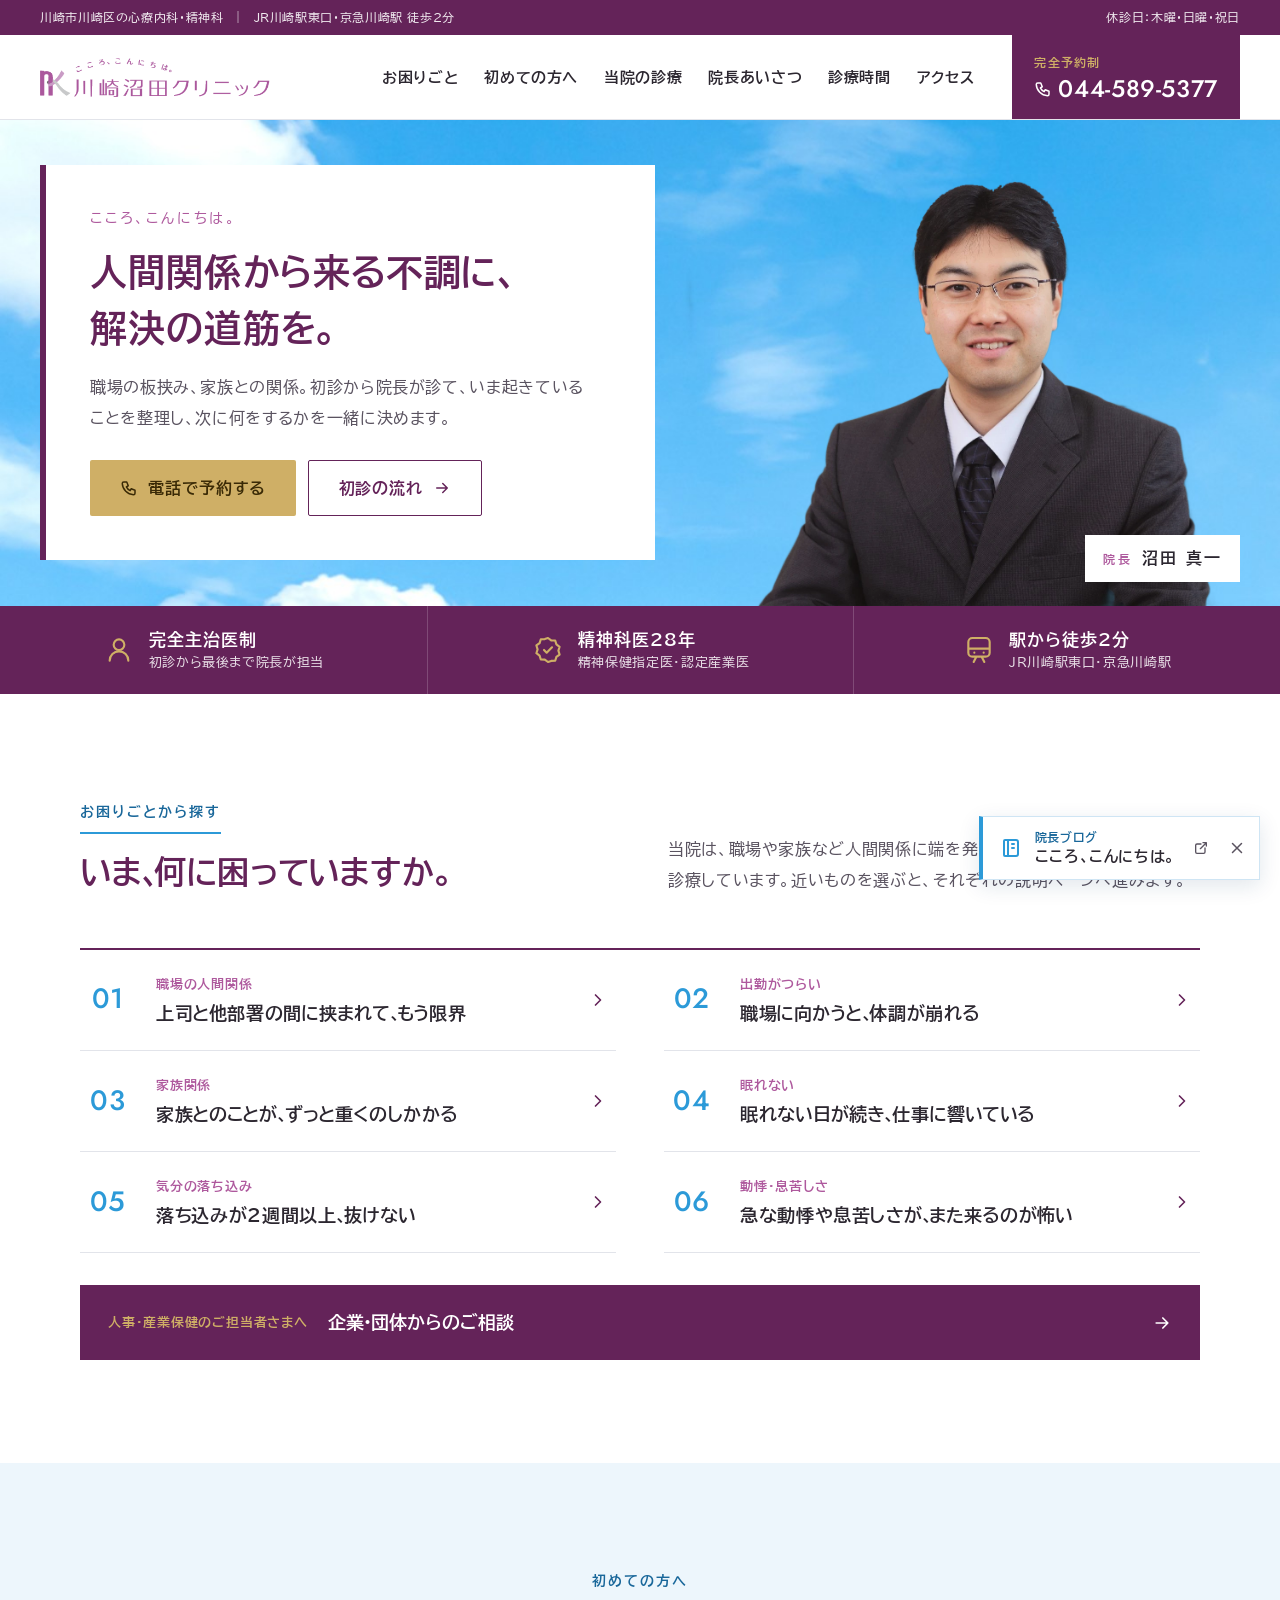
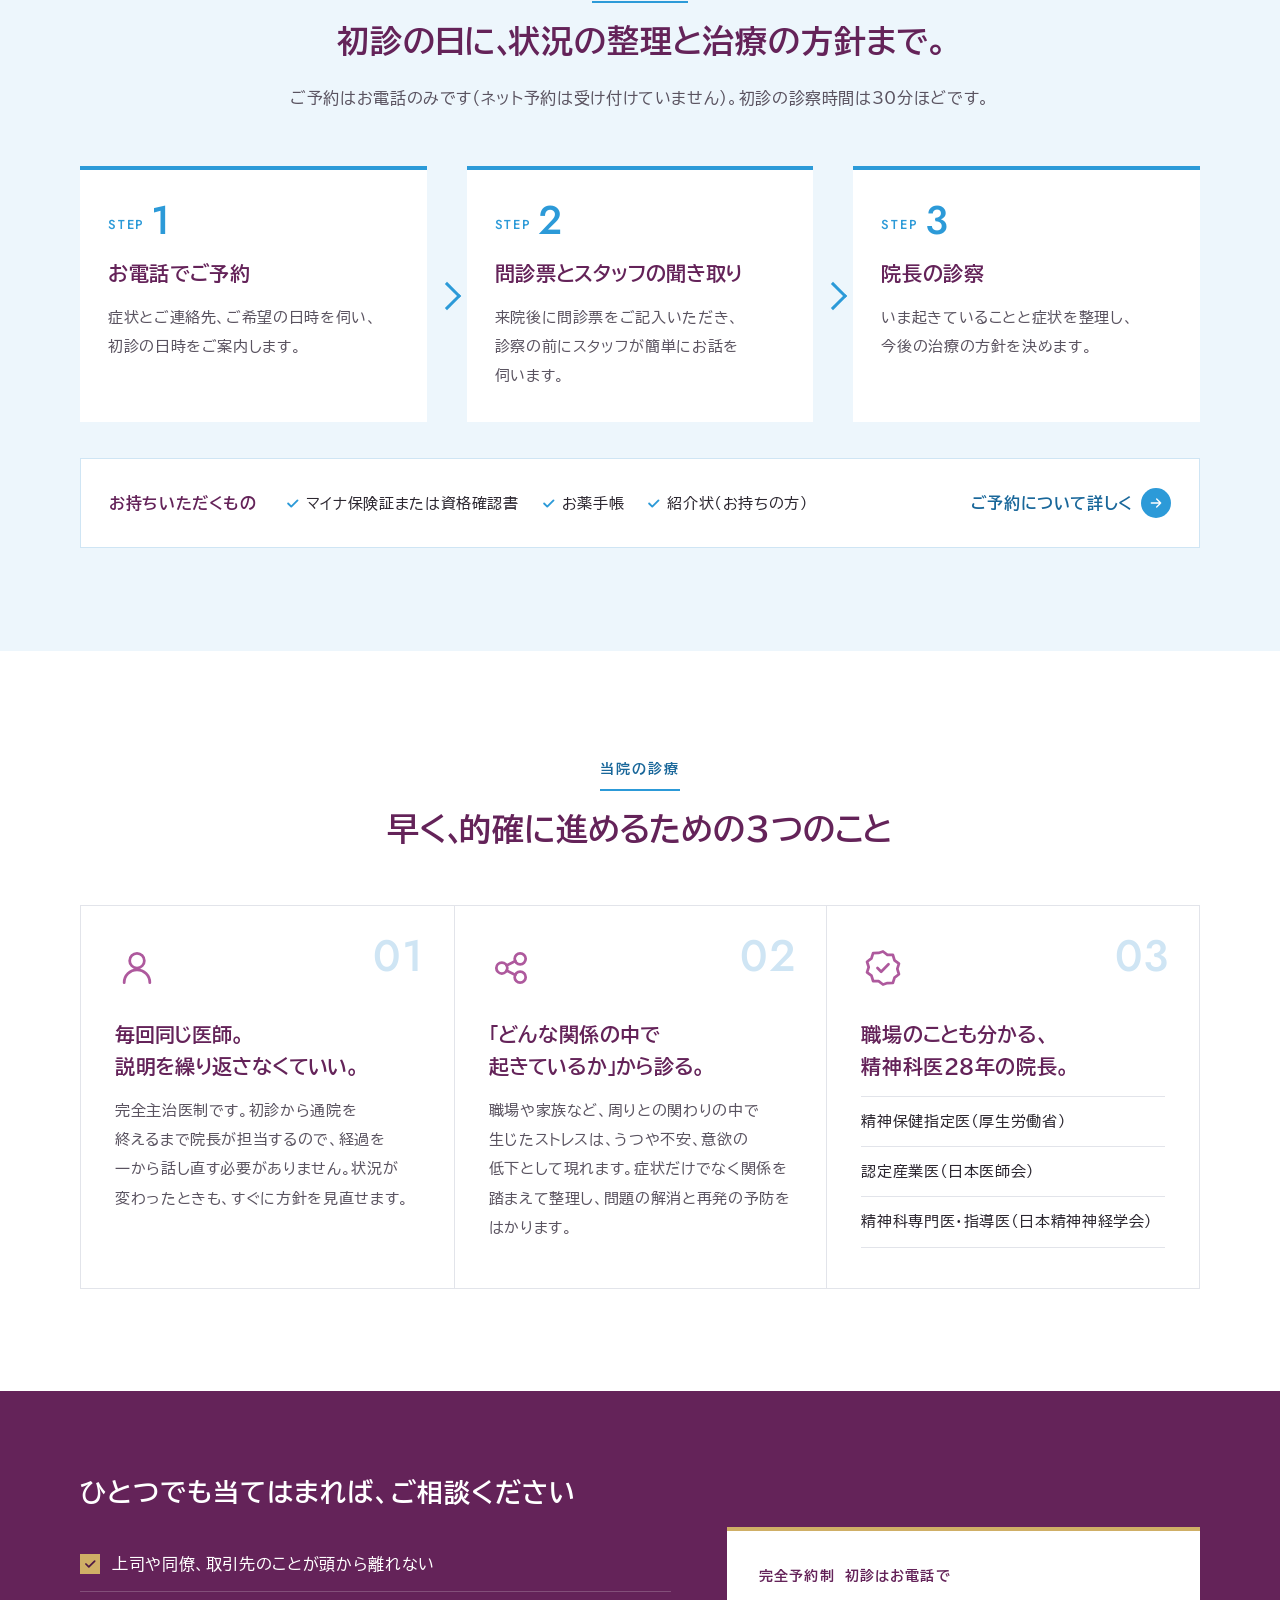
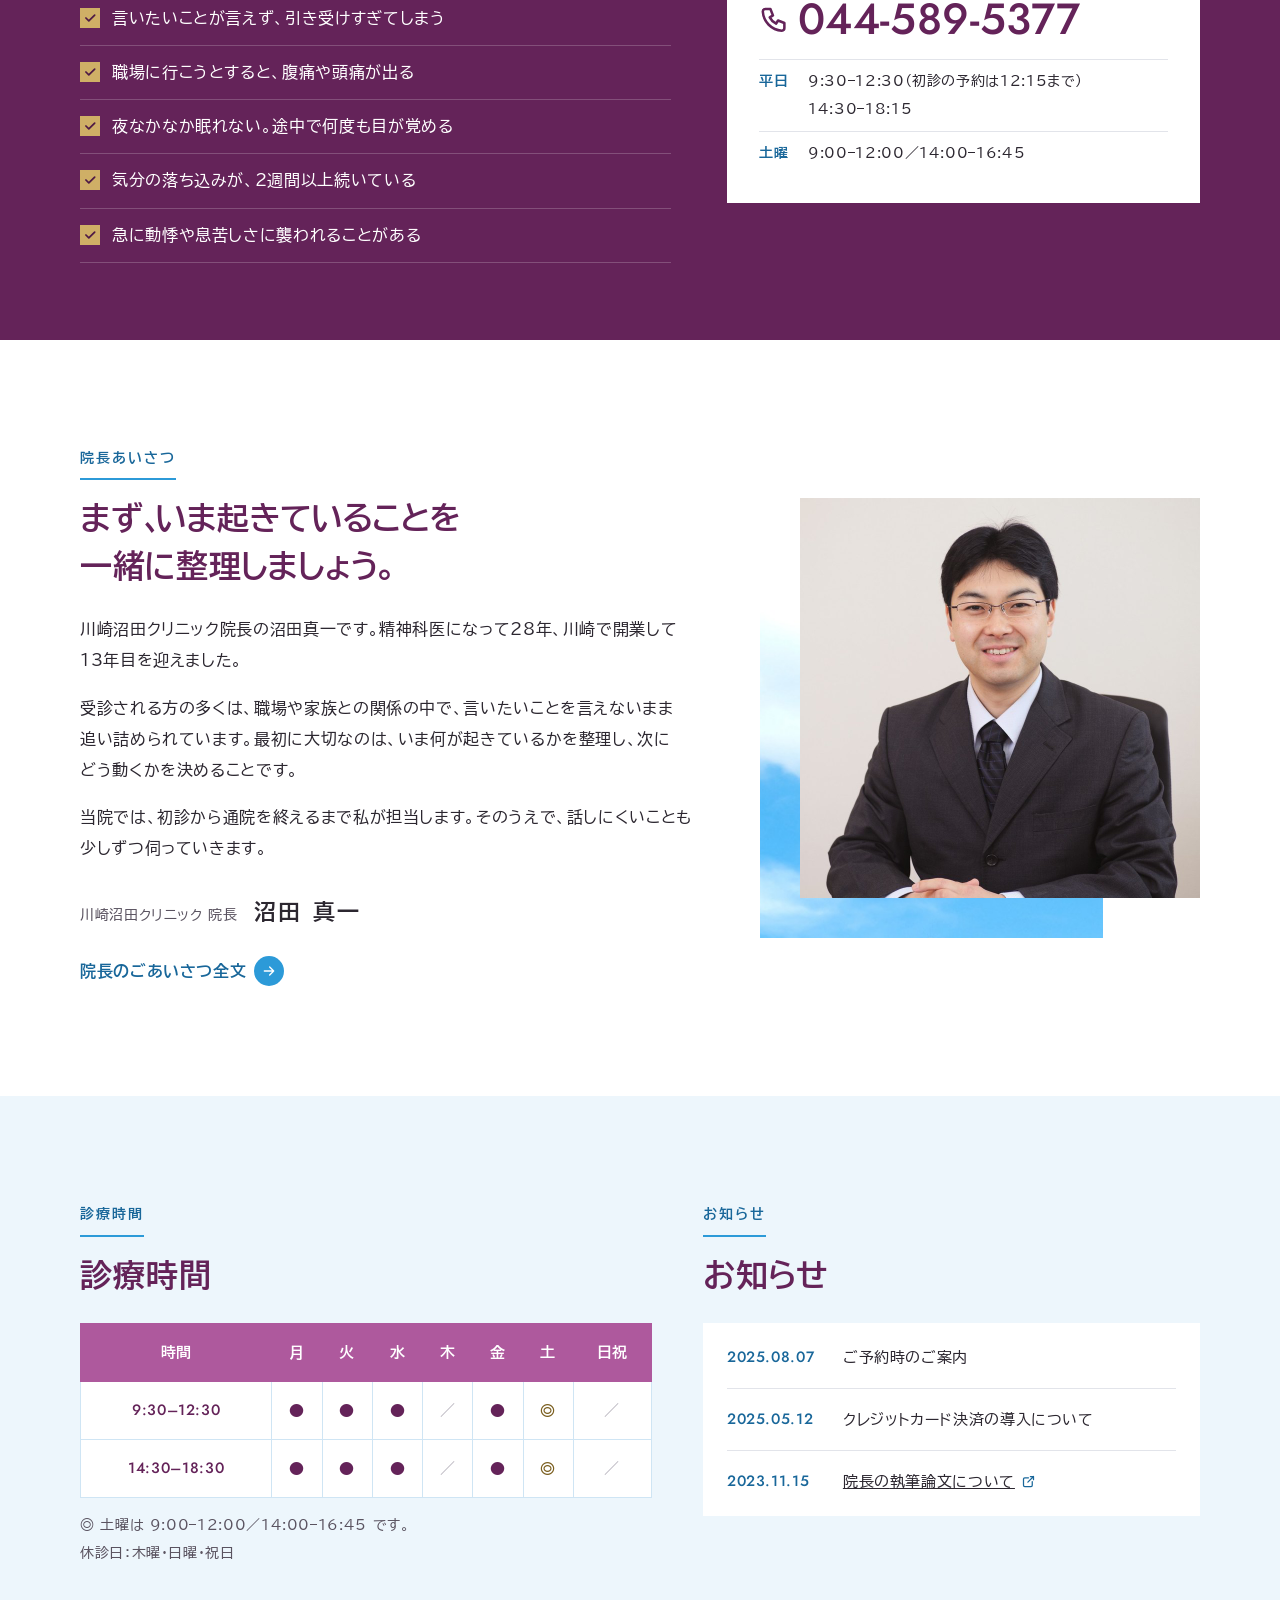
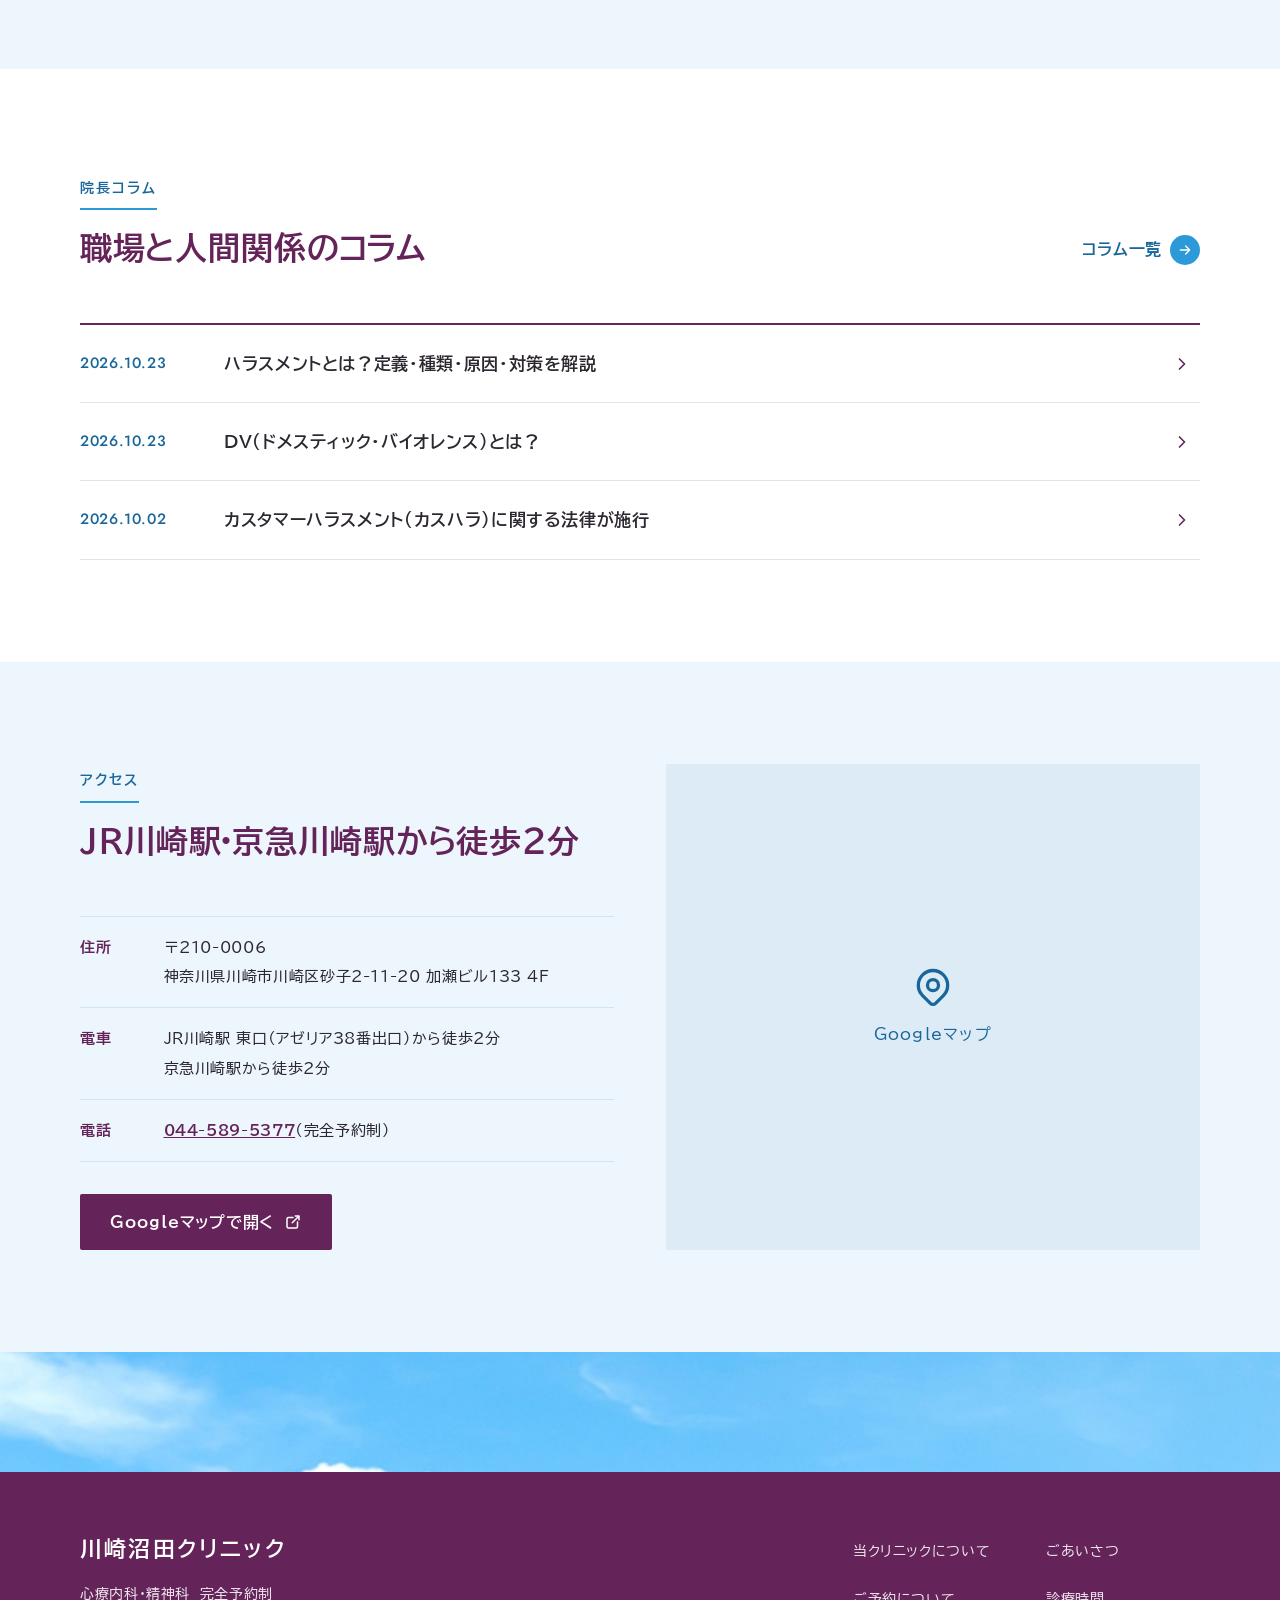
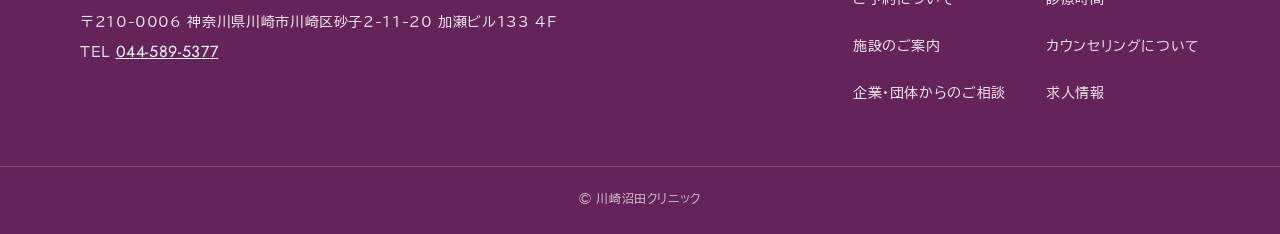
<file: 007/index.html>
<!DOCTYPE html>
<html lang="ja">
<head>
<meta charset="UTF-8">
<meta name="viewport" content="width=device-width, initial-scale=1">
<meta name="robots" content="noindex, nofollow">
<title>川崎沼田デザイン007｜川崎沼田クリニック TOPページ案</title>
<meta name="description" content="川崎駅徒歩2分の心療内科・精神科。職場や家族など、人間関係から生じたこころの不調を、初診から院長が担当して診療します。完全予約制。">
<link rel="preconnect" href="https://fonts.googleapis.com">
<link rel="preconnect" href="https://fonts.gstatic.com" crossorigin>
<link rel="stylesheet" href="https://fonts.googleapis.com/css2?family=BIZ+UDPGothic:wght@400;700&family=Jost:wght@400;500&display=swap">
<link rel="stylesheet" href="assets/css/style.css">
</head>
<body id="top">
<svg class="sprite" aria-hidden="true" focusable="false">
  <symbol id="i-phone" viewBox="0 0 24 24"><path d="M5 4h4l2 5l-2.5 1.5a11 11 0 0 0 5 5l1.5-2.5l5 2v4a2 2 0 0 1-2 2a16 16 0 0 1-15-15a2 2 0 0 1 2-2"/></symbol>
  <symbol id="i-arrow" viewBox="0 0 24 24"><path d="M5 12h14M13 18l6-6M13 6l6 6"/></symbol>
  <symbol id="i-chev" viewBox="0 0 24 24"><path d="M9 6l6 6l-6 6"/></symbol>
  <symbol id="i-ext" viewBox="0 0 24 24"><path d="M12 6H6a2 2 0 0 0-2 2v10a2 2 0 0 0 2 2h10a2 2 0 0 0 2-2v-6M11 13l9-9M15 4h5v5"/></symbol>
  <symbol id="i-book" viewBox="0 0 24 24"><path d="M6 4h11a2 2 0 0 1 2 2v12a2 2 0 0 1-2 2H6a1 1 0 0 1-1-1V5a1 1 0 0 1 1-1zM9 4v16M13 8h2M13 12h2"/></symbol>
  <symbol id="i-menu" viewBox="0 0 24 24"><path d="M4 7h16M4 12h16M4 17h16"/></symbol>
  <symbol id="i-close" viewBox="0 0 24 24"><path d="M18 6L6 18M6 6l12 12"/></symbol>
  <symbol id="i-up" viewBox="0 0 24 24"><path d="M6 14l6-6l6 6"/></symbol>
  <symbol id="i-pin" viewBox="0 0 24 24"><circle cx="12" cy="11" r="3"/><path d="M17.66 16.66l-4.24 4.24a2 2 0 0 1-2.83 0l-4.25-4.24a8 8 0 1 1 11.32 0z"/></symbol>
  <symbol id="i-check" viewBox="0 0 24 24"><path d="M5 12l5 5L20 7"/></symbol>
  <symbol id="i-user" viewBox="0 0 24 24"><circle cx="12" cy="8" r="4"/><path d="M5 20a7 7 0 0 1 14 0"/></symbol>
  <symbol id="i-link" viewBox="0 0 24 24"><circle cx="7" cy="12" r="3"/><circle cx="17" cy="7" r="3"/><circle cx="17" cy="17" r="3"/><path d="M9.6 10.6l4.8-2.4M9.6 13.4l4.8 2.4"/></symbol>
  <symbol id="i-badge" viewBox="0 0 24 24"><path d="M12 3l2.4 1.8l3 .1l.9 2.9l2.4 1.8l-.9 2.9l.9 2.9l-2.4 1.8l-.9 2.9l-3 .1L12 21l-2.4-1.8l-3-.1l-.9-2.9L3.3 14.4l.9-2.9l-.9-2.9l2.4-1.8l.9-2.9l3-.1z"/><path d="M9 12l2 2l4-4"/></symbol>
  <symbol id="i-train" viewBox="0 0 24 24"><path d="M7 3h10a3 3 0 0 1 3 3v8a3 3 0 0 1-3 3H7a3 3 0 0 1-3-3V6a3 3 0 0 1 3-3zM4 11h16M8 21l2-4M16 21l-2-4M8.5 14h.01M15.5 14h.01"/></symbol>
</svg>

<a class="skip" href="#main">本文へ移動</a>

<div class="topbar">
  <div class="topbar__inner">
    <p>川崎市川崎区の<wbr>心療内科・精神科　｜　JR川崎駅<wbr>東口・京急川崎駅 徒歩2分</p>
    <p>休<wbr>診日：木曜・日曜・祝日</p>
  </div>
</div>

<header class="header">
  <div class="header__inner">
    <a class="header__logo" href="./" aria-label="川崎沼田クリニック ホーム">
      <img src="assets/img/logo.webp" alt="川崎沼田クリニック" width="300" height="60">
    </a>
    <nav class="gnav" aria-label="グローバルナビ">
      <ul class="gnav__list">
        <li><a href="#trouble">お困りごと</a></li>
        <li><a href="#first">初めての<wbr>方へ</a></li>
        <li><a href="#policy">当院の<wbr>診療</a></li>
        <li><a href="#greeting">院長<wbr>あいさつ</a></li>
        <li><a href="#hours">診療時間</a></li>
        <li><a href="#access">アクセス</a></li>
      </ul>
    </nav>
    <a class="header__tel" href="tel:0445895377">
      <span class="header__tel-label">完全予約制</span>
      <span class="header__tel-num"><svg class="icon"><use href="#i-phone"/></svg>044-589-5377</span>
    </a>
    <button class="header__menu js-menu" type="button" aria-expanded="false" aria-controls="drawer" aria-label="メニューを開く"><svg class="icon"><use href="#i-menu"/></svg><span>メニュー</span></button>
  </div>
  <div class="drawer" id="drawer" hidden>
    <ul class="drawer__list">
      <li><a href="#trouble">お困りごとから<wbr>探す</a></li>
      <li><a href="#first">初めての<wbr>方へ</a></li>
      <li><a href="#policy">当院の<wbr>診療</a></li>
      <li><a href="#greeting">院長<wbr>あいさつ</a></li>
      <li><a href="#hours">診療時間</a></li>
      <li><a href="#access">アクセス</a></li>
      <li><a href="https://kawasaki-numata.jp/blog">院長コラム</a></li>
    </ul>
    <a class="btn btn--gold drawer__tel" href="tel:0445895377"><svg class="icon"><use href="#i-phone"/></svg><span class="dmoji dmoji-nw">電話で予約する</span></a>
  </div>
</header>

<main id="main">

  <section class="fv fv--a" aria-labelledby="fv-title">
    <div class="fv__stage">
      <div class="fv__inner">
        <div class="fv__panel">
          <p class="fv__brand">こころ、こんにちは。</p>
          <h1 class="fv__title dmoji" id="fv-title">人間関係から来る不調に、<br>解決の道筋を。</h1>
          <p class="fv__lead">職場の<wbr>板挟み、<wbr>家族との<wbr>関係。<wbr>初診から<wbr>院長が<wbr>診て、<wbr>いま起きている<wbr>ことを<wbr>整理し、<wbr>次に<wbr>何を<wbr>するかを<wbr>一緒に<wbr>決めます。</p>
          <div class="fv__btns">
            <a class="btn btn--gold" href="tel:0445895377"><svg class="icon"><use href="#i-phone"/></svg><span class="dmoji dmoji-nw">電話で予約する</span></a>
            <a class="btn btn--sub" href="#first"><span class="dmoji dmoji-nw">初診の流れ</span><svg class="icon"><use href="#i-arrow"/></svg></a>
          </div>
        </div>
        <div class="fv__person">
          <img class="fv__director" src="assets/img/director-cut.webp" alt="院長 沼田真一" width="1337" height="996">
          <p class="fv__name"><span>院長</span>沼田 真一</p>
        </div>
      </div>
    </div>
    <ul class="fv__facts">
      <li><svg class="icon"><use href="#i-user"/></svg><span><strong>完全主治医制</strong>初診から<wbr>最後まで<wbr>院長が<wbr>担当</span></li>
      <li><svg class="icon"><use href="#i-badge"/></svg><span><strong>精神科医28年</strong>精神保健指定医・<wbr>認定産業医</span></li>
      <li><svg class="icon"><use href="#i-train"/></svg><span><strong>駅から徒歩2分</strong>JR川崎駅<wbr>東口・<wbr>京急川崎駅</span></li>
    </ul>
  </section>

  <section class="sec" id="trouble" aria-labelledby="trouble-title">
    <div class="wrap">
      <div class="head head--split">
        <div>
          <p class="head__label">お困りごとから<wbr>探す</p>
          <h2 class="head__title dmoji" id="trouble-title">いま、<wbr>何に<wbr>困っていますか。</h2>
        </div>
        <p class="head__lead">当院は、<wbr>職場や<wbr>家族など<wbr>人間関係に<wbr>端を<wbr>発した<wbr>こころの<wbr>不調を<wbr>中心に<wbr>診療しています。<wbr>近い<wbr>ものを<wbr>選ぶと、<wbr>それぞれの<wbr>説明ページへ<wbr>進みます。</p>
      </div>
      <ol class="trouble">
        <li><a href="https://kawasaki-numata.jp/%E4%BA%BA%E4%BB%98%E3%81%8D%E5%90%88%E3%81%84%E3%81%AE%E6%82%A9%E3%81%BF%E3%81%AB%E3%81%A4%E3%81%84%E3%81%A6"><span class="trouble__num">01</span><span class="trouble__text"><span class="trouble__tag">職場の<wbr>人間関係</span><span class="trouble__title dmoji">上司と<wbr>他部署の<wbr>間に<wbr>挟まれて、<wbr>もう限界</span></span><svg class="icon"><use href="#i-chev"/></svg></a></li>
        <li><a href="https://kawasaki-numata.jp/%E9%81%A9%E5%BF%9C%E9%9A%9C%E5%AE%B3%E3%81%AB%E3%81%A4%E3%81%84%E3%81%A6"><span class="trouble__num">02</span><span class="trouble__text"><span class="trouble__tag">出勤が<wbr>つらい</span><span class="trouble__title dmoji">職場に<wbr>向かうと、<wbr>体調が<wbr>崩れる</span></span><svg class="icon"><use href="#i-chev"/></svg></a></li>
        <li><a href="https://kawasaki-numata.jp/%E4%BA%BA%E4%BB%98%E3%81%8D%E5%90%88%E3%81%84%E3%81%AE%E6%82%A9%E3%81%BF%E3%81%AB%E3%81%A4%E3%81%84%E3%81%A6"><span class="trouble__num">03</span><span class="trouble__text"><span class="trouble__tag">家族関係</span><span class="trouble__title dmoji">家族との<wbr>ことが、<wbr>ずっと<wbr>重くのしかかる</span></span><svg class="icon"><use href="#i-chev"/></svg></a></li>
        <li><a href="https://kawasaki-numata.jp/%E4%B8%8D%E7%9C%A0%E7%97%87%E3%80%81%E7%9D%A1%E7%9C%A0%E9%9A%9C%E5%AE%B3%E3%81%AE%E7%9B%B8%E8%AB%87%E3%83%BB%E6%B2%BB%E7%99%82"><span class="trouble__num">04</span><span class="trouble__text"><span class="trouble__tag">眠れない</span><span class="trouble__title dmoji">眠れない<wbr>日が<wbr>続き、<wbr>仕事に<wbr>響いている</span></span><svg class="icon"><use href="#i-chev"/></svg></a></li>
        <li><a href="https://kawasaki-numata.jp/%E3%81%86%E3%81%A4%E3%81%AB%E3%81%A4%E3%81%84%E3%81%A6"><span class="trouble__num">05</span><span class="trouble__text"><span class="trouble__tag">気分の<wbr>落ち込み</span><span class="trouble__title dmoji">落ち込みが<wbr>2週間以上、<wbr>抜けない</span></span><svg class="icon"><use href="#i-chev"/></svg></a></li>
        <li><a href="https://kawasaki-numata.jp/%E3%83%91%E3%83%8B%E3%83%83%E3%82%AF%E9%9A%9C%E5%AE%B3%E3%81%AE%E7%9B%B8%E8%AB%87%E3%83%BB%E6%B2%BB%E7%99%82"><span class="trouble__num">06</span><span class="trouble__text"><span class="trouble__tag">動悸・息苦しさ</span><span class="trouble__title dmoji">急な<wbr>動悸や<wbr>息苦しさが、<wbr>また来るのが怖い</span></span><svg class="icon"><use href="#i-chev"/></svg></a></li>
      </ol>
      <a class="company" href="https://kawasaki-numata.jp/%E4%BC%81%E6%A5%AD%E3%83%BB%E5%9B%A3%E4%BD%93%E3%81%8B%E3%82%89%E3%81%AE%E3%81%94%E7%9B%B8%E8%AB%87"><span class="company__tag">人事・産業保健のご担当者さまへ</span><span class="company__title dmoji">企業・団体からの<wbr>ご相談</span><svg class="icon"><use href="#i-arrow"/></svg></a>
    </div>
  </section>

  <section class="sec sec--sky" id="first" aria-labelledby="first-title">
    <div class="wrap">
      <div class="head">
        <p class="head__label">初めての<wbr>方へ</p>
        <h2 class="head__title dmoji" id="first-title">初診の<wbr>日に、<wbr>状況の<wbr>整理と<wbr>治療の方針まで。</h2>
        <p class="head__lead">ご予約は<wbr>お電話のみです<wbr>（ネット予約は<wbr>受け付けていません）。<wbr>初診の<wbr>診察時間は<wbr>30分ほどです。</p>
      </div>
      <ol class="flow">
        <li class="flow__step">
          <p class="flow__num"><span>STEP</span>1</p>
          <h3 class="flow__title dmoji">お電話で<wbr>ご予約</h3>
          <p>症状と<wbr>ご連絡先、<wbr>ご希望の<wbr>日時を<wbr>伺い、<wbr>初診の<wbr>日時を<wbr>ご案内します。</p>
        </li>
        <li class="flow__step">
          <p class="flow__num"><span>STEP</span>2</p>
          <h3 class="flow__title dmoji">問診票と<wbr>スタッフの<wbr>聞き取り</h3>
          <p>来院後に<wbr>問診票を<wbr>ご記入いただき、<wbr>診察の<wbr>前に<wbr>スタッフが<wbr>簡単に<wbr>お話を<wbr>伺います。</p>
        </li>
        <li class="flow__step">
          <p class="flow__num"><span>STEP</span>3</p>
          <h3 class="flow__title dmoji">院長の<wbr>診察</h3>
          <p>いま起きている<wbr>ことと<wbr>症状を<wbr>整理し、<wbr>今後の<wbr>治療の<wbr>方針を<wbr>決めます。</p>
        </li>
      </ol>
      <div class="bring">
        <p class="bring__title">お持ちいただく<wbr>もの</p>
        <ul class="bring__list">
          <li><svg class="icon"><use href="#i-check"/></svg>マイナ保険証または<wbr>資格確認書</li>
          <li><svg class="icon"><use href="#i-check"/></svg>お薬手帳</li>
          <li><svg class="icon"><use href="#i-check"/></svg>紹介状<wbr>（お持ちの<wbr>方）</li>
        </ul>
        <a class="link" href="https://kawasaki-numata.jp/%E4%BA%88%E7%B4%84%E3%81%AB%E3%81%A4%E3%81%84%E3%81%A6">ご予約について詳しく<svg class="icon"><use href="#i-arrow"/></svg></a>
      </div>
    </div>
  </section>

  <section class="sec" id="policy" aria-labelledby="policy-title">
    <div class="wrap">
      <div class="head">
        <p class="head__label">当院の<wbr>診療</p>
        <h2 class="head__title dmoji" id="policy-title">早く、<wbr>的確に<wbr>進める<wbr>ための<wbr>3つのこと</h2>
      </div>
      <div class="policy">
        <article class="policy__item">
          <svg class="icon policy__icon"><use href="#i-user"/></svg>
          <p class="policy__num">01</p>
          <h3 class="policy__title dmoji">毎回<wbr>同じ<wbr>医師。<br>説明を繰り返さなくていい。</h3>
          <p>完全主治医制です。<wbr>初診から<wbr>通院を<wbr>終えるまで<wbr>院長が<wbr>担当するので、<wbr>経過を<wbr>一から<wbr>話し直す<wbr>必要が<wbr>ありません。<wbr>状況が<wbr>変わった<wbr>ときも、<wbr>すぐに<wbr>方針を<wbr>見直せます。</p>
        </article>
        <article class="policy__item">
          <svg class="icon policy__icon"><use href="#i-link"/></svg>
          <p class="policy__num">02</p>
          <h3 class="policy__title dmoji">「どんな<wbr>関係の<wbr>中で<br>起きているか」から診る。</h3>
          <p>職場や<wbr>家族など、<wbr>周りとの<wbr>関わりの<wbr>中で<wbr>生じた<wbr>ストレスは、<wbr>うつや<wbr>不安、<wbr>意欲の<wbr>低下として<wbr>現れます。<wbr>症状だけでなく<wbr>関係を<wbr>踏まえて<wbr>整理し、<wbr>問題の<wbr>解消と<wbr>再発の<wbr>予防を<wbr>はかります。</p>
        </article>
        <article class="policy__item">
          <svg class="icon policy__icon"><use href="#i-badge"/></svg>
          <p class="policy__num">03</p>
          <h3 class="policy__title dmoji">職場の<wbr>ことも<wbr>分かる、<br>精神科医28年の院長。</h3>
          <ul class="policy__license">
            <li>精神保健指定医<wbr>（厚生労働省）</li>
            <li>認定産業医<wbr>（日本医師会）</li>
            <li>精神科専門医・指導医<wbr>（日本精神神経学会）</li>
          </ul>
        </article>
      </div>
    </div>
  </section>

  <section class="cta" aria-labelledby="cta-title">
    <div class="wrap cta__inner">
      <div class="cta__check">
        <p class="cta__label" id="cta-title">ひとつでも<wbr>当てはまれば、<wbr>ご相談ください</p>
        <ul class="check">
          <li><svg class="icon"><use href="#i-check"/></svg>上司や<wbr>同僚、<wbr>取引先の<wbr>ことが<wbr>頭から<wbr>離れない</li>
          <li><svg class="icon"><use href="#i-check"/></svg>言いたいことが<wbr>言えず、<wbr>引き受けすぎてしまう</li>
          <li><svg class="icon"><use href="#i-check"/></svg>職場に<wbr>行こうと<wbr>すると、<wbr>腹痛や<wbr>頭痛が<wbr>出る</li>
          <li><svg class="icon"><use href="#i-check"/></svg>夜なかなか<wbr>眠れない。<wbr>途中で<wbr>何度も<wbr>目が<wbr>覚める</li>
          <li><svg class="icon"><use href="#i-check"/></svg>気分の<wbr>落ち込みが、<wbr>2週間以上<wbr>続いている</li>
          <li><svg class="icon"><use href="#i-check"/></svg>急に<wbr>動悸や<wbr>息苦しさに<wbr>襲われる<wbr>ことがある</li>
        </ul>
      </div>
      <div class="cta__tel-box">
        <p class="cta__tel-label">完全予約制　初診は<wbr>お電話で</p>
        <a class="cta__tel" href="tel:0445895377"><svg class="icon"><use href="#i-phone"/></svg>044-589-5377</a>
        <dl class="cta__time">
          <div><dt>平日</dt><dd>9:30–12:30<wbr>（初診の<wbr>予約は<wbr>12:15まで）<br>14:30–18:15</dd></div>
          <div><dt>土曜</dt><dd>9:00–12:00／14:00–16:45</dd></div>
        </dl>
      </div>
    </div>
  </section>

  <section class="sec" id="greeting" aria-labelledby="greeting-title">
    <div class="wrap greeting">
      <div class="greeting__body">
        <p class="head__label">院長<wbr>あいさつ</p>
        <h2 class="head__title dmoji" id="greeting-title">まず、いま起きていることを<br>一緒に整理しましょう。</h2>
        <div class="greeting__text">
          <p>川崎沼田クリニック院長の<wbr>沼田真一です。<wbr>精神科医に<wbr>なって<wbr>28年、<wbr>川崎で<wbr>開業して<wbr>13年目を<wbr>迎えました。</p>
          <p>受診される<wbr>方の<wbr>多くは、<wbr>職場や<wbr>家族との<wbr>関係の<wbr>中で、<wbr>言いたい<wbr>ことを<wbr>言えないまま<wbr>追い<wbr>詰められています。<wbr>最初に<wbr>大切なのは、<wbr>いま何が<wbr>起きているかを<wbr>整理し、<wbr>次に<wbr>どう<wbr>動くかを<wbr>決める<wbr>ことです。</p>
          <p>当院では、<wbr>初診から<wbr>通院を<wbr>終えるまで<wbr>私が<wbr>担当します。<wbr>そのうえで、<wbr>話しにくいことも<wbr>少しずつ<wbr>伺っていきます。</p>
        </div>
        <p class="greeting__sign">川崎沼田クリニック 院長<span>沼田 真一</span></p>
        <a class="link" href="https://kawasaki-numata.jp/%E3%81%94%E6%8C%A8%E6%8B%B6">院長のごあいさつ全文<svg class="icon"><use href="#i-arrow"/></svg></a>
      </div>
      <figure class="greeting__photo">
        <img src="assets/img/director.jpg" alt="院長 沼田真一" width="700" height="700">
      </figure>
    </div>
  </section>

  <section class="sec sec--sky" id="hours" aria-labelledby="hours-title">
    <div class="wrap info">
      <div class="info__hours">
        <div class="head head--left">
          <p class="head__label">診療時間</p>
          <h2 class="head__title dmoji" id="hours-title">診療時間</h2>
        </div>
        <table class="hours">
          <thead>
            <tr><th scope="col">時間</th><th scope="col">月</th><th scope="col">火</th><th scope="col">水</th><th scope="col">木</th><th scope="col">金</th><th scope="col">土</th><th scope="col">日祝</th></tr>
          </thead>
          <tbody>
            <tr><th scope="row">9:30–12:30</th><td>●</td><td>●</td><td>●</td><td class="off">／</td><td>●</td><td class="sat">◎</td><td class="off">／</td></tr>
            <tr><th scope="row">14:30–18:30</th><td>●</td><td>●</td><td>●</td><td class="off">／</td><td>●</td><td class="sat">◎</td><td class="off">／</td></tr>
          </tbody>
        </table>
        <ul class="hours__note">
          <li>◎ 土曜は<wbr> 9:00–12:00／14:00–16:45 です。</li>
          <li>休<wbr>診日：木曜・日曜・祝日</li>
        </ul>
      </div>
      <div class="info__news">
        <div class="head head--left">
          <p class="head__label">お知らせ</p>
          <h2 class="head__title dmoji">お知らせ</h2>
        </div>
        <ul class="news">
          <li><time datetime="2025-08-07">2025.08.07</time><span>ご予約時の<wbr>ご案内</span></li>
          <li><time datetime="2025-05-12">2025.05.12</time><span>クレジットカード決済の<wbr>導入に<wbr>ついて</span></li>
          <li><time datetime="2023-11-15">2023.11.15</time><a href="http://www.seiwa-pb.co.jp/search/bo01/bo0102/bn/38/zokan.html" target="_blank" rel="noopener">院長の<wbr>執筆論文に<wbr>ついて<svg class="icon"><use href="#i-ext"/></svg></a></li>
        </ul>
      </div>
    </div>
  </section>

  <section class="sec" id="column" aria-labelledby="column-title">
    <div class="wrap">
      <div class="head head--left head--row">
        <div>
          <p class="head__label">院長コラム</p>
          <h2 class="head__title dmoji" id="column-title">職場と<wbr>人間関係の<wbr>コラム</h2>
        </div>
        <a class="link" href="https://kawasaki-numata.jp/blog">コラム一覧<svg class="icon"><use href="#i-arrow"/></svg></a>
      </div>
      <ul class="column">
        <li><a href="https://kawasaki-numata.jp/blog/harassment"><time datetime="2026-10-23">2026.10.23</time><span>ハラスメントとは？<wbr>定義・種類・原因・対策を<wbr>解説</span><svg class="icon"><use href="#i-chev"/></svg></a></li>
        <li><a href="https://kawasaki-numata.jp/blog/dv"><time datetime="2026-10-23">2026.10.23</time><span>DV<wbr>（ドメスティック・バイオレンス）とは？</span><svg class="icon"><use href="#i-chev"/></svg></a></li>
        <li><a href="https://kawasaki-numata.jp/blog/%e3%82%ab%e3%82%b9%e3%82%bf%e3%83%9e%e3%83%bc%e3%83%8f%e3%83%a9%e3%82%b9%e3%83%a1%e3%83%b3%e3%83%88%e3%82%ab%e3%82%b9%e3%83%8f%e3%83%a9%e3%81%ab%e9%96%a2%e3%81%99%e3%82%8b%e6%b3%95%e5%be%8b%e3%81%8c"><time datetime="2026-10-02">2026.10.02</time><span>カスタマーハラスメント<wbr>（カスハラ）に<wbr>関する<wbr>法律が<wbr>施行</span><svg class="icon"><use href="#i-chev"/></svg></a></li>
      </ul>
    </div>
  </section>

  <section class="sec sec--sky" id="access" aria-labelledby="access-title">
    <div class="wrap access">
      <div class="access__body">
        <div class="head head--left">
          <p class="head__label">アクセス</p>
          <h2 class="head__title dmoji" id="access-title">JR川崎駅・京急川崎駅から<wbr>徒歩2分</h2>
        </div>
        <dl class="access__list">
          <div><dt>住所</dt><dd>〒210-0006<br>神奈川県川崎市川崎区砂子<span class="nw">2-11-20</span> <span class="nw">加瀬ビル133 4F</span></dd></div>
          <div><dt>電車</dt><dd>JR川崎駅 <wbr>東口<wbr>（アゼリア38番出口）から<wbr>徒歩2分<br>京急川崎駅から<wbr>徒歩2分</dd></div>
          <div><dt>電話</dt><dd><a href="tel:0445895377">044-589-5377</a>（完全予約制）</dd></div>
        </dl>
        <a class="btn btn--plum" href="https://www.google.com/maps/search/?api=1&amp;query=%E7%A5%9E%E5%A5%88%E5%B7%9D%E7%9C%8C%E5%B7%9D%E5%B4%8E%E5%B8%82%E5%B7%9D%E5%B4%8E%E5%8C%BA%E7%A0%82%E5%AD%902-11-20" target="_blank" rel="noopener"><span class="dmoji dmoji-nw">Googleマップで開く</span><svg class="icon"><use href="#i-ext"/></svg></a>
      </div>
      <div class="access__map">
        <div class="access__ph" aria-hidden="true"><svg class="icon"><use href="#i-pin"/></svg><span>Googleマップ</span></div>
        <iframe title="川崎沼田クリニックの地図" src="https://www.google.com/maps?q=%E7%A5%9E%E5%A5%88%E5%B7%9D%E7%9C%8C%E5%B7%9D%E5%B4%8E%E5%B8%82%E5%B7%9D%E5%B4%8E%E5%8C%BA%E7%A0%82%E5%AD%902-11-20&amp;output=embed" loading="lazy" referrerpolicy="no-referrer-when-downgrade"></iframe>
      </div>
    </div>
  </section>

</main>

<footer class="footer">
  <div class="footer__sky" aria-hidden="true"></div>
  <div class="wrap footer__inner">
    <div class="footer__clinic">
      <p class="footer__name">川崎沼田クリニック</p>
      <p>心療内科・精神科　完全予約制</p>
      <p>〒210-0006 神奈川県川崎市川崎区砂子<span class="nw">2-11-20</span> <span class="nw">加瀬ビル133 4F</span></p>
      <p>TEL <a href="tel:0445895377">044-589-5377</a></p>
    </div>
    <ul class="footer__nav">
      <li><a href="https://kawasaki-numata.jp/%E5%BD%93%E3%82%AF%E3%83%AA%E3%83%8B%E3%83%83%E3%82%AF%E3%81%AE%E7%89%B9%E5%BE%B4%E3%83%BB%E8%A8%BA%E7%99%82%E6%96%B9%E9%87%9D">当クリニックに<wbr>ついて</a></li>
      <li><a href="https://kawasaki-numata.jp/%E3%81%94%E6%8C%A8%E6%8B%B6">ごあいさつ</a></li>
      <li><a href="https://kawasaki-numata.jp/%E4%BA%88%E7%B4%84%E3%81%AB%E3%81%A4%E3%81%84%E3%81%A6">ご予約に<wbr>ついて</a></li>
      <li><a href="https://kawasaki-numata.jp/%E5%8F%97%E4%BB%98%E6%99%82%E9%96%93">診療時間</a></li>
      <li><a href="https://kawasaki-numata.jp/%E6%96%BD%E8%A8%AD%E6%A1%88%E5%86%85">施設の<wbr>ご案内</a></li>
      <li><a href="https://kawasaki-numata.jp/%E3%82%AB%E3%82%A6%E3%83%B3%E3%82%BB%E3%83%AA%E3%83%B3%E3%82%B0%E3%81%AB%E3%81%A4%E3%81%84%E3%81%A6">カウンセリングに<wbr>ついて</a></li>
      <li><a href="https://kawasaki-numata.jp/%E4%BC%81%E6%A5%AD%E3%83%BB%E5%9B%A3%E4%BD%93%E3%81%8B%E3%82%89%E3%81%AE%E3%81%94%E7%9B%B8%E8%AB%87">企業・団体からの<wbr>ご相談</a></li>
      <li><a href="https://kawasaki-numata.jp/?page_id=1212">求人情報</a></li>
    </ul>
  </div>
  <p class="footer__copy">© 川崎沼田クリニック</p>
</footer>

<div class="float">
  <a class="pagetop" href="#top" aria-label="ページの先頭へ"><svg class="icon"><use href="#i-up"/></svg></a>
  <div class="blog" id="blog">
    <a class="blog__link" href="https://blog.kawasaki-numata.jp/" target="_blank" rel="noopener">
      <svg class="icon blog__icon"><use href="#i-book"/></svg>
      <span class="blog__text"><span class="blog__sub">院長ブログ</span><span class="blog__title">こころ、こんにちは。</span></span>
      <svg class="icon blog__ext"><use href="#i-ext"/></svg>
    </a>
    <button class="blog__close js-blog-close" type="button" aria-label="院長ブログの案内を閉じる"><svg class="icon"><use href="#i-close"/></svg></button>
  </div>
</div>

<div class="spbar">
  <a class="spbar__tel" href="tel:0445895377"><svg class="icon"><use href="#i-phone"/></svg><span><small>完全予約制</small>電話で予約する</span></a>
  <a class="spbar__first" href="#first">初診の流れ</a>
</div>

<script src="assets/js/main.js"></script>
</body>
</html>
</file>
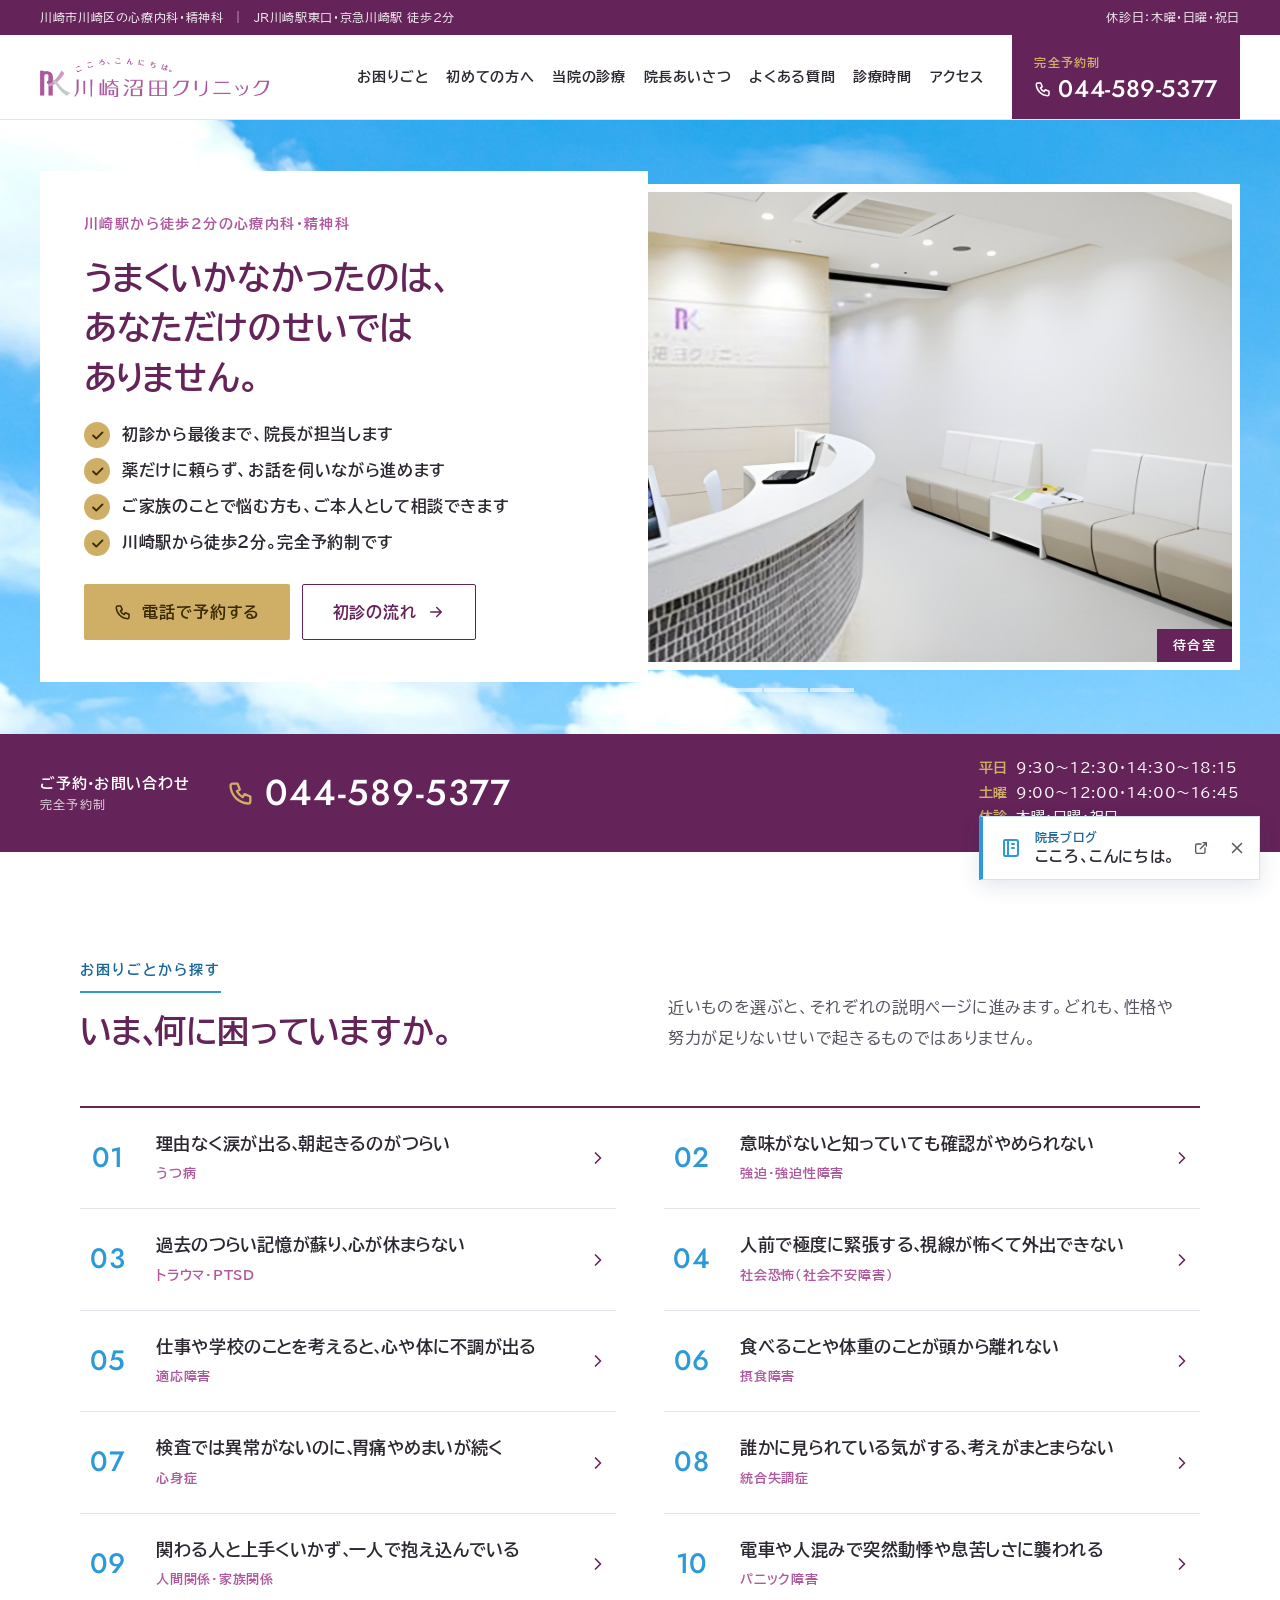
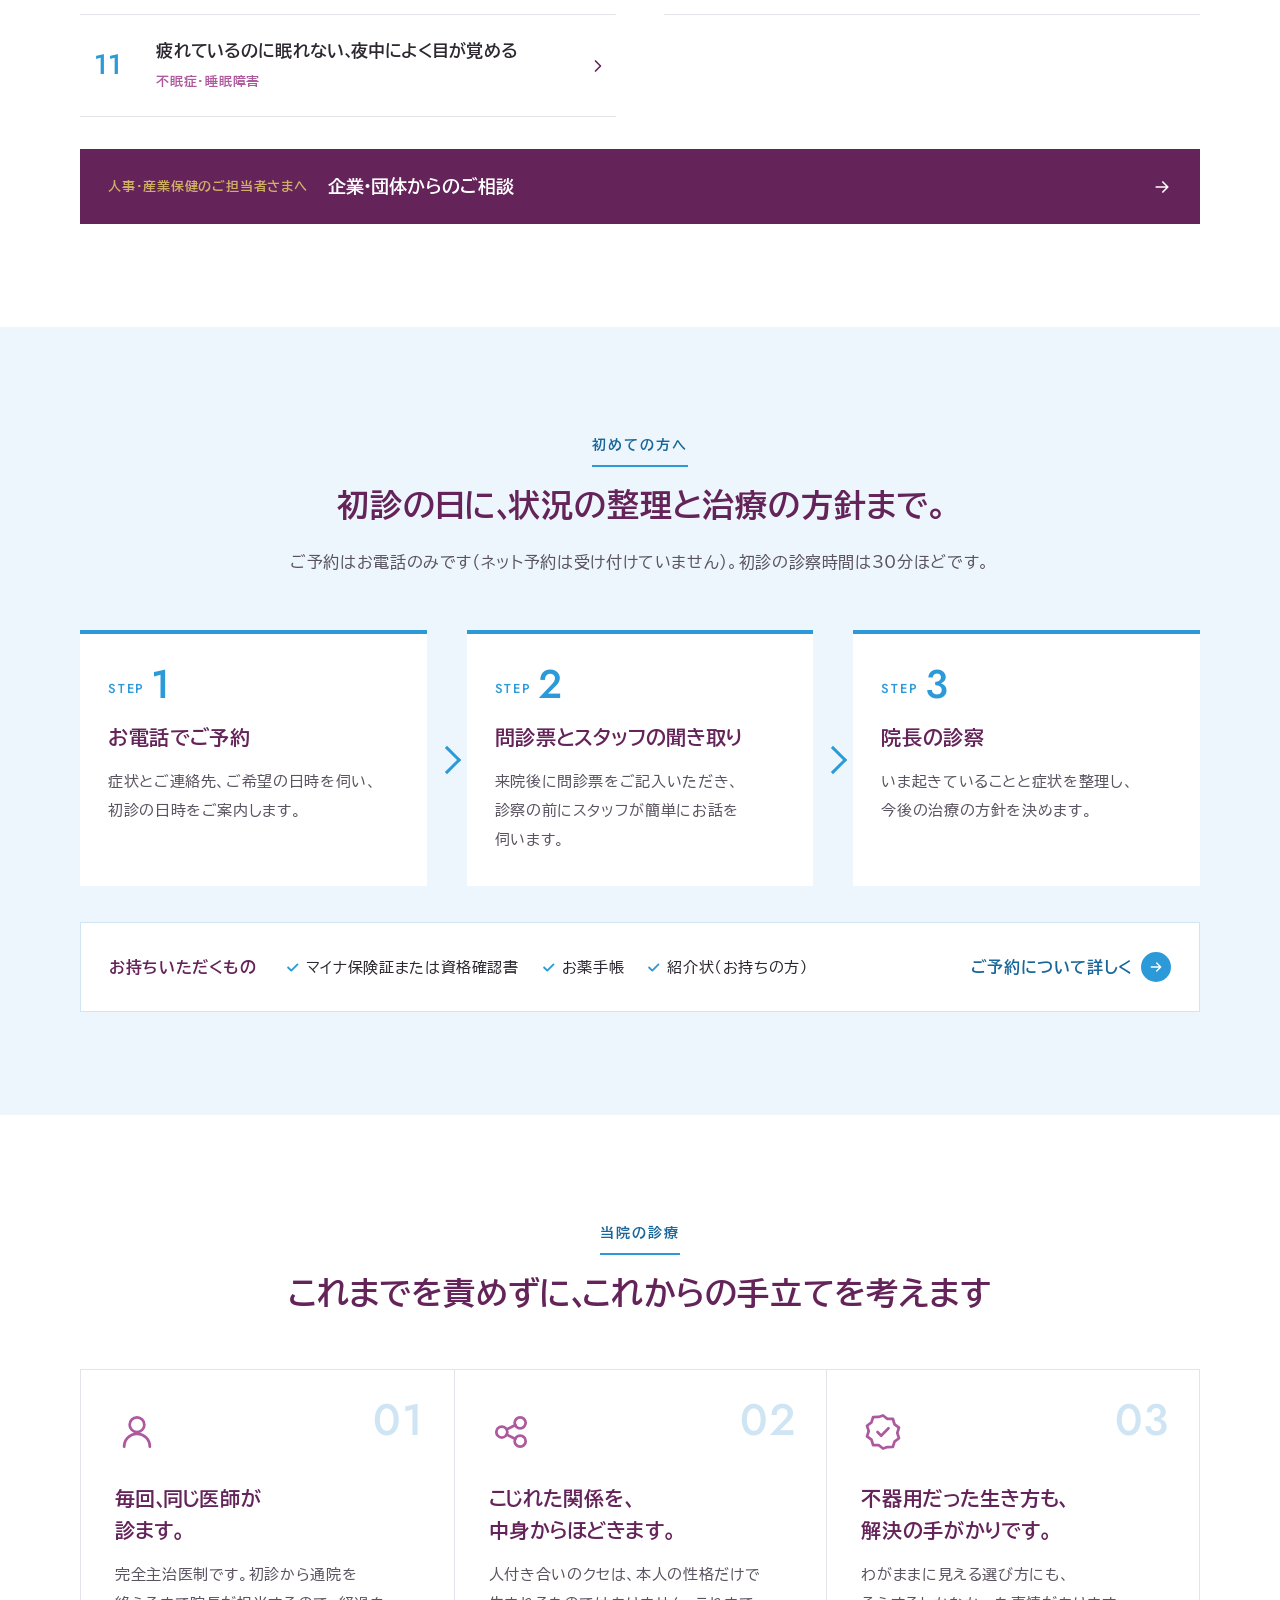
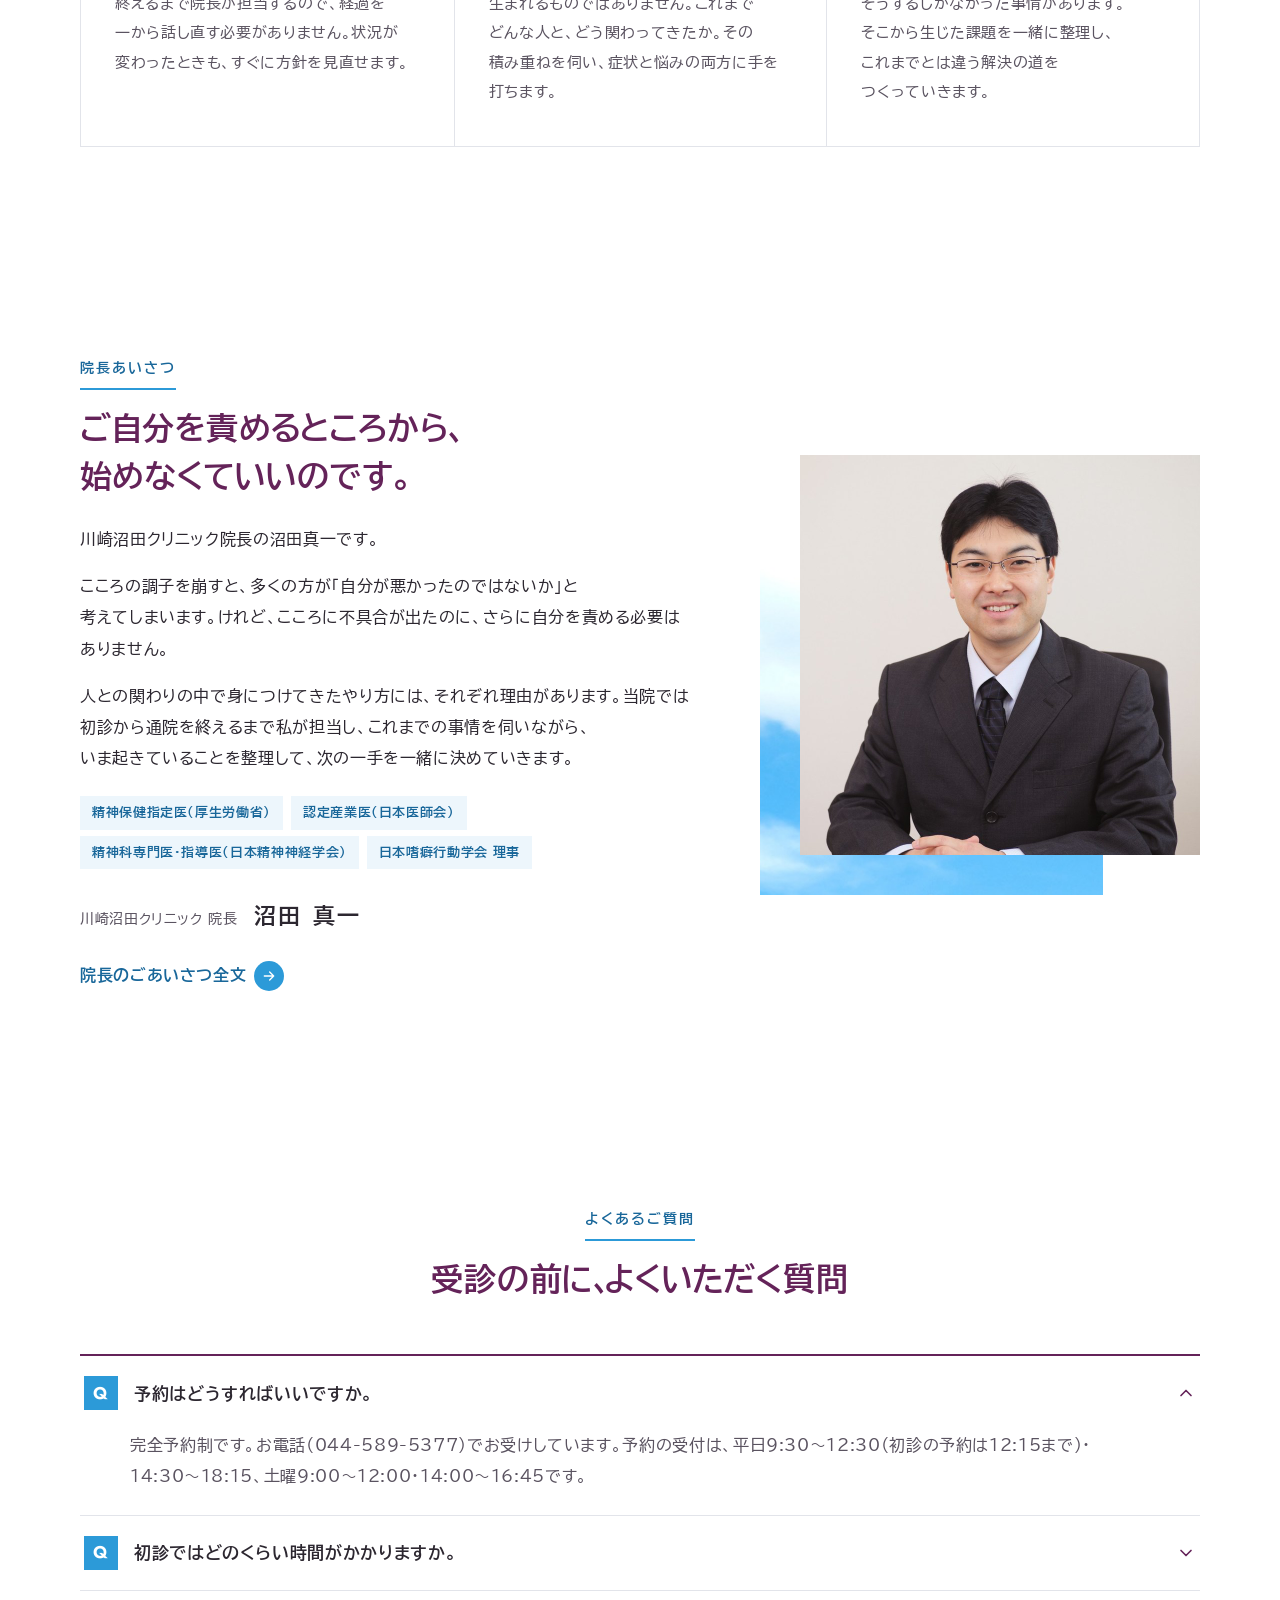
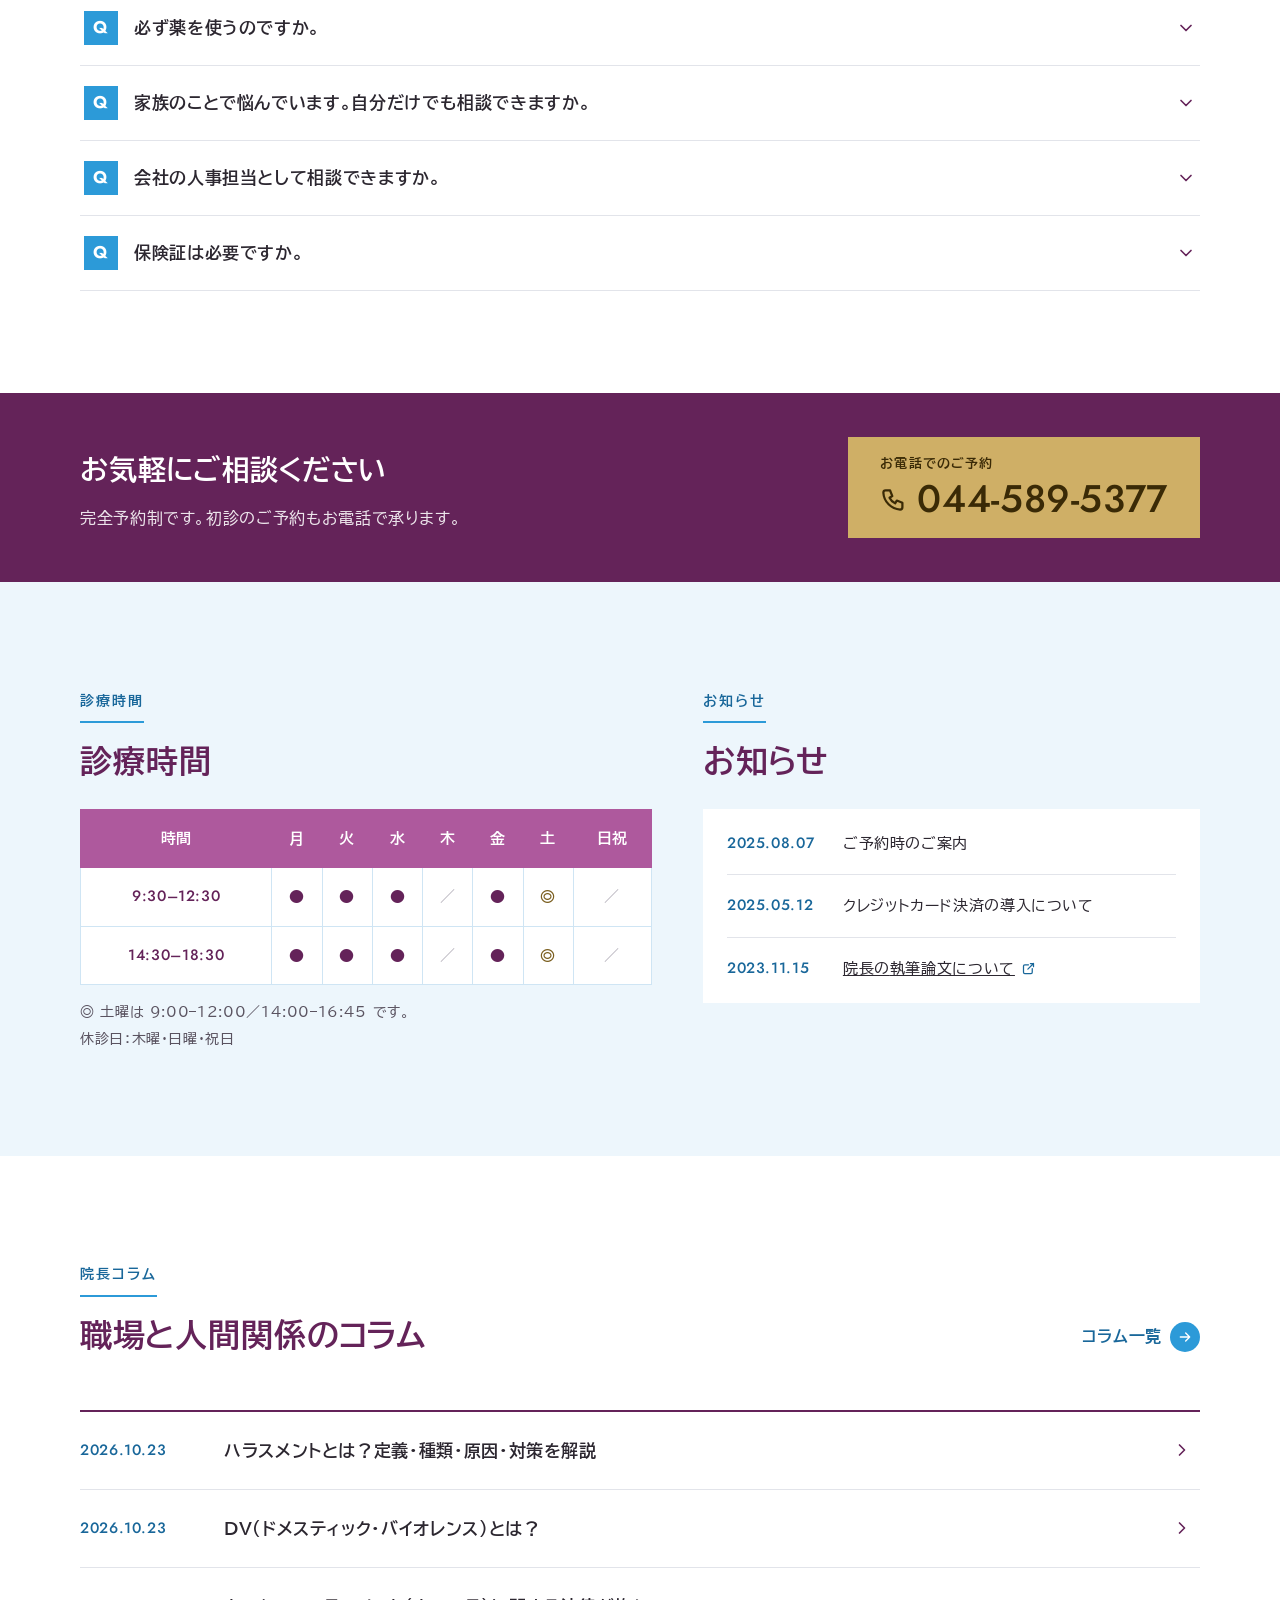
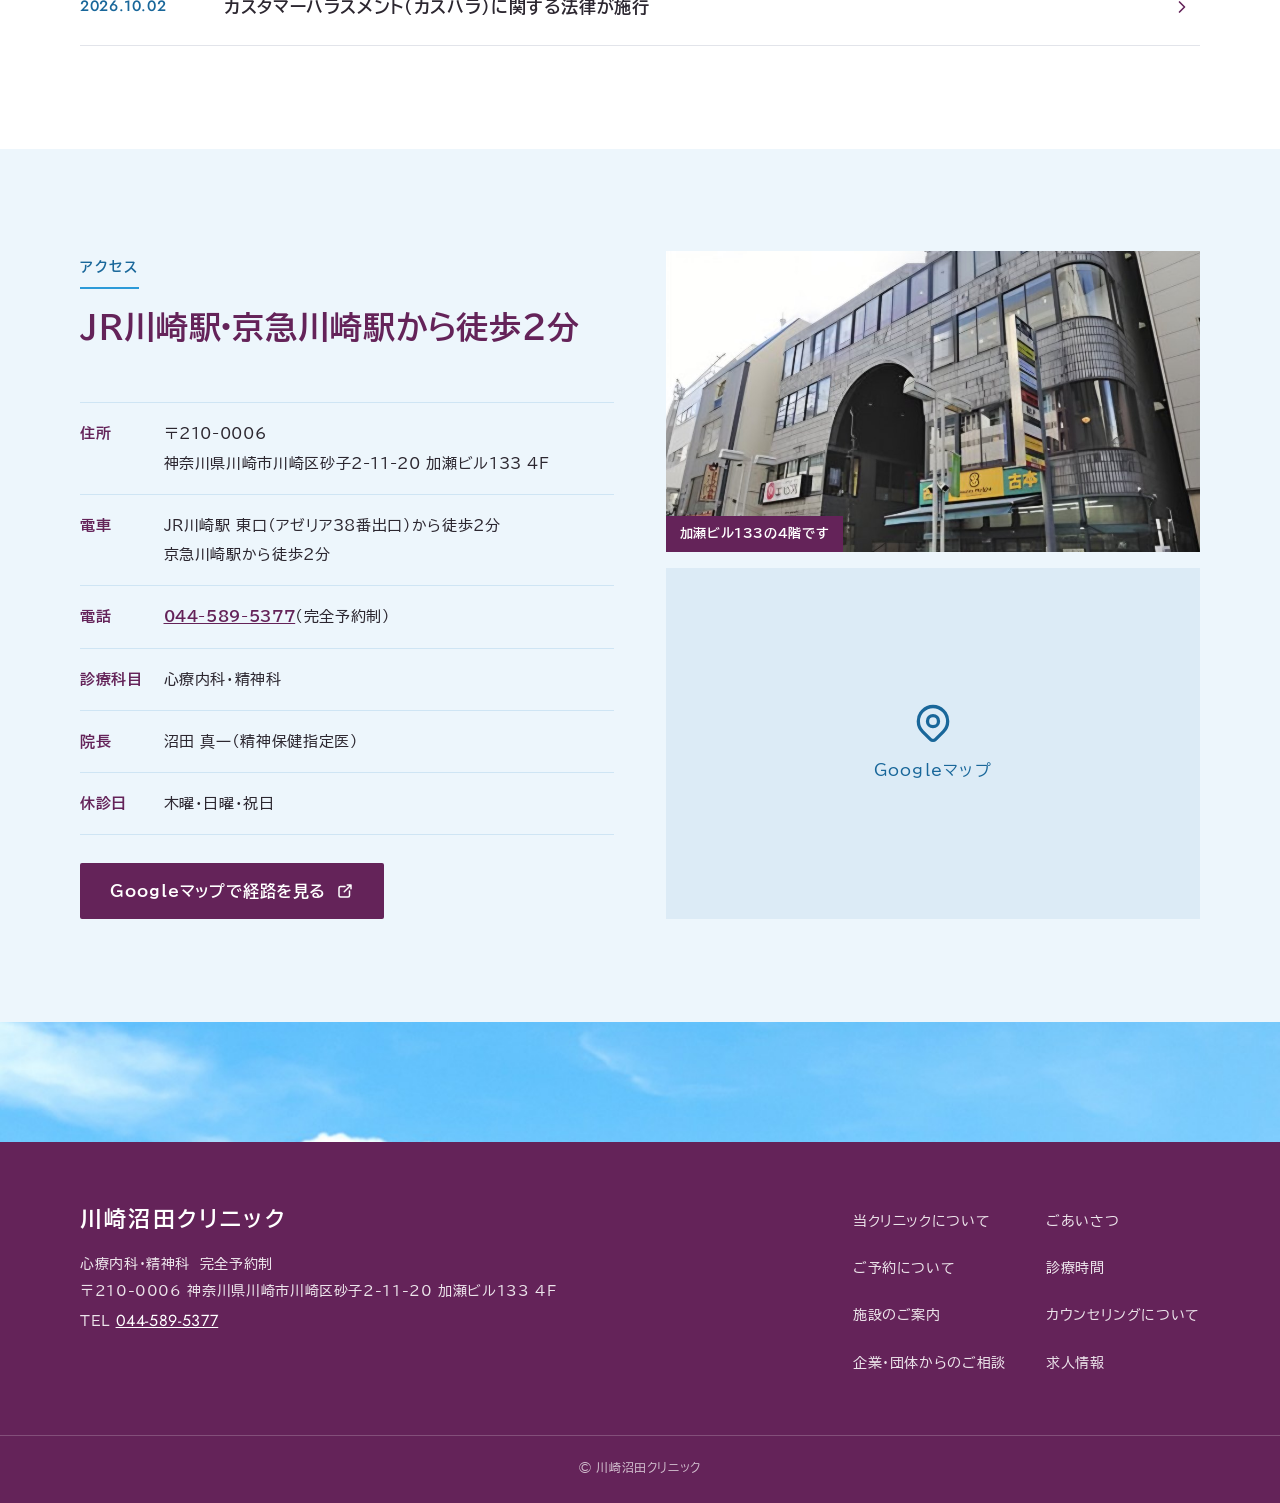
<file: 008/index.html>
<!DOCTYPE html>
<html lang="ja">
<head>
<meta charset="UTF-8">
<meta name="viewport" content="width=device-width, initial-scale=1">
<meta name="robots" content="noindex, nofollow">
<title>川崎駅徒歩2分の心療内科・精神科｜川崎沼田クリニック（川崎市川崎区）</title>
<meta name="description" content="川崎駅から徒歩2分の心療内科・精神科。職場や家族など、人間関係に端を発したこころの不調を、初診から院長が担当して診療します。うつ・不眠・パニック・適応障害などのご相談に。完全予約制、お電話（044-589-5377）でご予約ください。">
<meta property="og:type" content="website">
<meta property="og:title" content="川崎沼田クリニック｜川崎駅徒歩2分の心療内科・精神科">
<meta property="og:description" content="人間関係でつらくなったのは、あなただけのせいではありません。初診から院長が担当します。完全予約制。">
<meta property="og:image" content="assets/img/clinic-waiting.jpg">
<script type="application/ld+json">
[
 {
  "@context": "https://schema.org",
  "@type": [
   "MedicalClinic",
   "MedicalBusiness"
  ],
  "name": "川崎沼田クリニック",
  "url": "https://kawasaki-numata.jp/",
  "description": "川崎駅から徒歩2分の心療内科・精神科。職場や家族など人間関係に端を発したこころの不調を、初診から院長が担当して診療します。完全予約制。",
  "telephone": "+81-44-589-5377",
  "medicalSpecialty": [
   "Psychiatric"
  ],
  "address": {
   "@type": "PostalAddress",
   "postalCode": "210-0006",
   "addressRegion": "神奈川県",
   "addressLocality": "川崎市川崎区",
   "streetAddress": "砂子2-11-20 加瀬ビル133 4階",
   "addressCountry": "JP"
  },
  "openingHoursSpecification": [
   {
    "@type": "OpeningHoursSpecification",
    "dayOfWeek": [
     "Monday",
     "Tuesday",
     "Wednesday",
     "Friday"
    ],
    "opens": "09:30",
    "closes": "12:30"
   },
   {
    "@type": "OpeningHoursSpecification",
    "dayOfWeek": [
     "Monday",
     "Tuesday",
     "Wednesday",
     "Friday"
    ],
    "opens": "14:30",
    "closes": "18:30"
   },
   {
    "@type": "OpeningHoursSpecification",
    "dayOfWeek": "Saturday",
    "opens": "09:00",
    "closes": "12:00"
   },
   {
    "@type": "OpeningHoursSpecification",
    "dayOfWeek": "Saturday",
    "opens": "14:00",
    "closes": "16:45"
   }
  ],
  "employee": {
   "@type": "Physician",
   "name": "沼田真一",
   "jobTitle": "院長",
   "hasCredential": [
    "精神保健指定医",
    "日本医師会認定産業医",
    "日本精神神経学会 専門医・指導医"
   ],
   "alumniOf": "秋田大学医学部"
  }
 },
 {
  "@context": "https://schema.org",
  "@type": "FAQPage",
  "mainEntity": [
   {
    "@type": "Question",
    "name": "予約はどうすればいいですか。",
    "acceptedAnswer": {
     "@type": "Answer",
     "text": "完全予約制です。お電話（044-589-5377）でお受けしています。予約の受付は、平日9:30〜12:30（初診の予約は12:15まで）・14:30〜18:15、土曜9:00〜12:00・14:00〜16:45です。"
    }
   },
   {
    "@type": "Question",
    "name": "初診ではどのくらい時間がかかりますか。",
    "acceptedAnswer": {
     "@type": "Answer",
     "text": "診察は30分ほどです。来院後に問診票をご記入いただき、診察の前にスタッフが簡単にお話を伺います。"
    }
   },
   {
    "@type": "Question",
    "name": "必ず薬を使うのですか。",
    "acceptedAnswer": {
     "@type": "Answer",
     "text": "症状があれば必ず使う、ということはありません。状態やお悩みに合わせて、話を伺いながら進める精神療法などを優先することもあります。"
    }
   },
   {
    "@type": "Question",
    "name": "家族のことで悩んでいます。自分だけでも相談できますか。",
    "acceptedAnswer": {
     "@type": "Answer",
     "text": "はい。家族の問題で悩んでいる方も、悩みを抱えるご本人として診察します。"
    }
   },
   {
    "@type": "Question",
    "name": "会社の人事担当として相談できますか。",
    "acceptedAnswer": {
     "@type": "Answer",
     "text": "院長は産業医としても企業の相談を受けています。企業・団体からのご相談も受け付けています。"
    }
   },
   {
    "@type": "Question",
    "name": "保険証は必要ですか。",
    "acceptedAnswer": {
     "@type": "Answer",
     "text": "保険証をお持ちの方は必ずご提示ください。お忘れの場合、自費でのお支払いになることがあります。"
    }
   }
  ]
 }
]
</script>
<link rel="preconnect" href="https://fonts.googleapis.com">
<link rel="preconnect" href="https://fonts.gstatic.com" crossorigin>
<link rel="stylesheet" href="https://fonts.googleapis.com/css2?family=BIZ+UDPGothic:wght@400;700&family=Jost:wght@400;500&display=swap">
<link rel="stylesheet" href="assets/css/style.css">
</head>
<body id="top">
<svg class="sprite" aria-hidden="true" focusable="false">
  <symbol id="i-phone" viewBox="0 0 24 24"><path d="M5 4h4l2 5l-2.5 1.5a11 11 0 0 0 5 5l1.5-2.5l5 2v4a2 2 0 0 1-2 2a16 16 0 0 1-15-15a2 2 0 0 1 2-2"/></symbol>
  <symbol id="i-arrow" viewBox="0 0 24 24"><path d="M5 12h14M13 18l6-6M13 6l6 6"/></symbol>
  <symbol id="i-chev" viewBox="0 0 24 24"><path d="M9 6l6 6l-6 6"/></symbol>
  <symbol id="i-ext" viewBox="0 0 24 24"><path d="M12 6H6a2 2 0 0 0-2 2v10a2 2 0 0 0 2 2h10a2 2 0 0 0 2-2v-6M11 13l9-9M15 4h5v5"/></symbol>
  <symbol id="i-book" viewBox="0 0 24 24"><path d="M6 4h11a2 2 0 0 1 2 2v12a2 2 0 0 1-2 2H6a1 1 0 0 1-1-1V5a1 1 0 0 1 1-1zM9 4v16M13 8h2M13 12h2"/></symbol>
  <symbol id="i-menu" viewBox="0 0 24 24"><path d="M4 7h16M4 12h16M4 17h16"/></symbol>
  <symbol id="i-close" viewBox="0 0 24 24"><path d="M18 6L6 18M6 6l12 12"/></symbol>
  <symbol id="i-up" viewBox="0 0 24 24"><path d="M6 14l6-6l6 6"/></symbol>
  <symbol id="i-pin" viewBox="0 0 24 24"><circle cx="12" cy="11" r="3"/><path d="M17.66 16.66l-4.24 4.24a2 2 0 0 1-2.83 0l-4.25-4.24a8 8 0 1 1 11.32 0z"/></symbol>
  <symbol id="i-check" viewBox="0 0 24 24"><path d="M5 12l5 5L20 7"/></symbol>
  <symbol id="i-user" viewBox="0 0 24 24"><circle cx="12" cy="8" r="4"/><path d="M5 20a7 7 0 0 1 14 0"/></symbol>
  <symbol id="i-link" viewBox="0 0 24 24"><circle cx="7" cy="12" r="3"/><circle cx="17" cy="7" r="3"/><circle cx="17" cy="17" r="3"/><path d="M9.6 10.6l4.8-2.4M9.6 13.4l4.8 2.4"/></symbol>
  <symbol id="i-badge" viewBox="0 0 24 24"><path d="M12 3l2.4 1.8l3 .1l.9 2.9l2.4 1.8l-.9 2.9l.9 2.9l-2.4 1.8l-.9 2.9l-3 .1L12 21l-2.4-1.8l-3-.1l-.9-2.9L3.3 14.4l.9-2.9l-.9-2.9l2.4-1.8l.9-2.9l3-.1z"/><path d="M9 12l2 2l4-4"/></symbol>
  <symbol id="i-train" viewBox="0 0 24 24"><path d="M7 3h10a3 3 0 0 1 3 3v8a3 3 0 0 1-3 3H7a3 3 0 0 1-3-3V6a3 3 0 0 1 3-3zM4 11h16M8 21l2-4M16 21l-2-4M8.5 14h.01M15.5 14h.01"/></symbol>
</svg>

<a class="skip" href="#main">本文へ移動</a>

<div class="topbar">
  <div class="topbar__inner">
    <p>川崎市川崎区の<wbr>心療内科・精神科　｜　JR川崎駅<wbr>東口・京急川崎駅 徒歩2分</p>
    <p>休<wbr>診日：木曜・日曜・祝日</p>
  </div>
</div>

<header class="header">
  <div class="header__inner">
    <a class="header__logo" href="./" aria-label="川崎沼田クリニック ホーム">
      <img src="assets/img/logo.webp" alt="川崎沼田クリニック" width="300" height="60">
    </a>
    <nav class="gnav" aria-label="グローバルナビ">
      <ul class="gnav__list">
        <li><a href="#trouble">お困りごと</a></li>
        <li><a href="#first">初めての方へ</a></li>
        <li><a href="#policy">当院の診療</a></li>
        <li><a href="#greeting">院長あいさつ</a></li>
        <li><a href="#faq">よくある質問</a></li>
        <li><a href="#hours">診療時間</a></li>
        <li><a href="#access">アクセス</a></li>
      </ul>
    </nav>
    <a class="header__tel" href="tel:0445895377">
      <span class="header__tel-label">完全予約制</span>
      <span class="header__tel-num"><svg class="icon"><use href="#i-phone"/></svg>044-589-5377</span>
    </a>
    <button class="header__menu js-menu" type="button" aria-expanded="false" aria-controls="drawer" aria-label="メニューを開く"><svg class="icon"><use href="#i-menu"/></svg><span>メニュー</span></button>
  </div>
  <div class="drawer" id="drawer" hidden>
    <ul class="drawer__list">
      <li><a href="#trouble">お困りごとから探す</a></li>
      <li><a href="#first">初めての方へ</a></li>
      <li><a href="#policy">当院の診療</a></li>
      <li><a href="#greeting">院長あいさつ</a></li>
      <li><a href="#faq">よくある質問</a></li>
      <li><a href="#hours">診療時間</a></li>
      <li><a href="#access">アクセス</a></li>
      <li><a href="https://kawasaki-numata.jp/blog">院長コラム</a></li>
    </ul>
    <a class="btn btn--gold drawer__tel" href="tel:0445895377"><svg class="icon"><use href="#i-phone"/></svg><span class="dmoji dmoji-nw">電話で予約する</span></a>
  </div>
</header>

<main id="main">

  <section class="fv fv2" aria-labelledby="fv-title">
    <div class="fv__stage">
      <div class="fv2__inner">
        <div class="fv2__panel">
          <h1 class="fv__h1" id="fv-title">川崎駅から徒歩2分の心療内科・精神科</h1>
          <p class="fv__title dmoji">うまく<wbr>いかなかったのは、<br>あなただけの<wbr>せいでは<br>ありません。</p>
          <ul class="fv2__checks">
            <li><span class="fv2__check"><svg class="icon"><use href="#i-check"/></svg></span><span>初診から<wbr>最後まで、<wbr>院長が<wbr>担当します</span></li>
            <li><span class="fv2__check"><svg class="icon"><use href="#i-check"/></svg></span><span>薬だけに<wbr>頼らず、<wbr>お話を<wbr>伺いながら<wbr>進めます</span></li>
            <li><span class="fv2__check"><svg class="icon"><use href="#i-check"/></svg></span><span>ご家族の<wbr>ことで<wbr>悩む方も、<wbr>ご本人と<wbr>して<wbr>相談できます</span></li>
            <li><span class="fv2__check"><svg class="icon"><use href="#i-check"/></svg></span><span>川崎駅から<wbr>徒歩2分。<wbr>完全予<wbr>約制です</span></li>
          </ul>
          <div class="fv__btns">
            <a class="btn btn--gold" href="tel:0445895377"><svg class="icon"><use href="#i-phone"/></svg><span class="dmoji dmoji-nw">電話で予約する</span></a>
            <a class="btn btn--sub" href="#first"><span class="dmoji dmoji-nw">初診の流れ</span><svg class="icon"><use href="#i-arrow"/></svg></a>
          </div>
        </div>
        <div class="fv2__slides" aria-label="院内の様子">
          <figure class="fv2__slide is-on"><img src="assets/img/clinic-waiting.jpg" alt="川崎沼田クリニックの待合室" width="1400" height="1051"><figcaption>待合室</figcaption></figure>
          <figure class="fv2__slide"><img src="assets/img/clinic-reception.jpg" alt="川崎沼田クリニックの受付" width="1000" height="751"><figcaption>受付</figcaption></figure>
          <figure class="fv2__slide"><img src="assets/img/clinic-room.jpg" alt="川崎沼田クリニックの診察室" width="1000" height="751"><figcaption>診察室</figcaption></figure>
          <figure class="fv2__slide"><img src="assets/img/clinic-exterior.jpg" alt="川崎沼田クリニックが入る加瀬ビル133の外観" width="1000" height="751"><figcaption>外観</figcaption></figure>
          <div class="fv2__dots"><button type="button" aria-label="待合室の写真" class="is-on"></button><button type="button" aria-label="受付の写真"></button><button type="button" aria-label="診察室の写真"></button><button type="button" aria-label="外観の写真"></button></div>
        </div>
      </div>
    </div>
    <div class="fv2__tel">
      <div class="fv2__tel-inner">
        <p class="fv2__tel-label"><span class="dmoji">ご予約・<wbr>お問い合わせ</span><span class="fv2__tel-note">完全予<wbr>約制</span></p>
        <a class="fv2__tel-num" href="tel:0445895377"><svg class="icon"><use href="#i-phone"/></svg>044-589-5377</a>
        <dl class="fv2__tel-hours">
          <div><dt>平日</dt><dd><span class="nw">9:30〜12:30</span>・<span class="nw">14:30〜18:15</span></dd></div>
          <div><dt>土曜</dt><dd><span class="nw">9:00〜12:00</span>・<span class="nw">14:00〜16:45</span></dd></div>
          <div><dt>休診</dt><dd>木曜・日曜・祝日</dd></div>
        </dl>
      </div>
    </div>
  </section>

  <section class="sec" id="trouble" aria-labelledby="trouble-title">
    <div class="wrap">
      <div class="head head--split">
        <div>
          <p class="head__label">お困りごとから<wbr>探す</p>
          <h2 class="head__title dmoji" id="trouble-title">いま、<wbr>何に<wbr>困っていますか。</h2>
        </div>
        <p class="head__lead">近い<wbr>ものを<wbr>選ぶと、<wbr>それぞれの<wbr>説明ページに<wbr>進みます。<wbr>どれも、<wbr>性格や<wbr>努力が<wbr>足りない<wbr>せいで<wbr>起きる<wbr>ものではありません。</p>
      </div>
      <ol class="trouble">
        <li><a href="https://kawasaki-numata.jp/%e3%81%86%e3%81%a4%e3%81%ab%e3%81%a4%e3%81%84%e3%81%a6"><span class="trouble__num">01</span><span class="trouble__text"><span class="trouble__title dmoji">理由なく<wbr>涙が<wbr>出る、<wbr>朝起きるのが<wbr>つらい</span><span class="trouble__tag">うつ病</span></span><svg class="icon"><use href="#i-chev"/></svg></a></li>
        <li><a href="https://kawasaki-numata.jp/%e5%bc%b7%e8%bf%ab%e3%83%bb%e5%bc%b7%e8%bf%ab%e6%80%a7%e9%9a%9c%e5%ae%b3%e3%81%ab%e3%81%a4%e3%81%84%e3%81%a6"><span class="trouble__num">02</span><span class="trouble__text"><span class="trouble__title dmoji">意味が<wbr>ないと<wbr>知っていても<wbr>確認が<wbr>やめられない</span><span class="trouble__tag">強迫・強迫性障害</span></span><svg class="icon"><use href="#i-chev"/></svg></a></li>
        <li><a href="https://kawasaki-numata.jp/%e3%83%88%e3%83%a9%e3%82%a6%e3%83%9e%e3%83%bbptsd%e3%81%ab%e3%81%a4%e3%81%84%e3%81%a6"><span class="trouble__num">03</span><span class="trouble__text"><span class="trouble__title dmoji">過去の<wbr>つらい<wbr>記憶が<wbr>蘇り、<wbr>心が<wbr>休まらない</span><span class="trouble__tag">トラウマ・PTSD</span></span><svg class="icon"><use href="#i-chev"/></svg></a></li>
        <li><a href="https://kawasaki-numata.jp/%e7%a4%be%e4%bc%9a%e6%81%90%e6%80%96%ef%bc%88%e7%a4%be%e4%bc%9a%e4%b8%8d%e5%ae%89%e9%9a%9c%e5%ae%b3%ef%bc%89%e3%81%ab%e3%81%a4%e3%81%84%e3%81%a6"><span class="trouble__num">04</span><span class="trouble__text"><span class="trouble__title dmoji">人前で<wbr>極度に<wbr>緊張する、<wbr>視線が<wbr>怖くて<wbr>外出できない</span><span class="trouble__tag">社会恐怖<wbr>（社会不安障害）</span></span><svg class="icon"><use href="#i-chev"/></svg></a></li>
        <li><a href="https://kawasaki-numata.jp/%E9%81%A9%E5%BF%9C%E9%9A%9C%E5%AE%B3%E3%81%AB%E3%81%A4%E3%81%84%E3%81%A6"><span class="trouble__num">05</span><span class="trouble__text"><span class="trouble__title dmoji">仕事や<wbr>学校の<wbr>ことを<wbr>考えると、<wbr>心や<wbr>体に<wbr>不調が<wbr>出る</span><span class="trouble__tag">適応障害</span></span><svg class="icon"><use href="#i-chev"/></svg></a></li>
        <li><a href="https://kawasaki-numata.jp/%E6%91%82%E9%A3%9F%E9%9A%9C%E5%AE%B3%E3%81%AB%E3%81%A4%E3%81%84%E3%81%A6"><span class="trouble__num">06</span><span class="trouble__text"><span class="trouble__title dmoji">食べる<wbr>ことや<wbr>体重の<wbr>ことが<wbr>頭から<wbr>離れない</span><span class="trouble__tag">摂食障害</span></span><svg class="icon"><use href="#i-chev"/></svg></a></li>
        <li><a href="https://kawasaki-numata.jp/%E5%BF%83%E8%BA%AB%E7%97%87%E3%81%AB%E3%81%A4%E3%81%84%E3%81%A6"><span class="trouble__num">07</span><span class="trouble__text"><span class="trouble__title dmoji">検査では<wbr>異常が<wbr>ないのに、<wbr>胃痛やめまいが<wbr>続く</span><span class="trouble__tag">心身症</span></span><svg class="icon"><use href="#i-chev"/></svg></a></li>
        <li><a href="https://kawasaki-numata.jp/%E7%B5%B1%E5%90%88%E5%A4%B1%E8%AA%BF%E7%97%87%E3%81%AB%E3%81%A4%E3%81%84%E3%81%A6"><span class="trouble__num">08</span><span class="trouble__text"><span class="trouble__title dmoji">誰かに<wbr>見られている<wbr>気が<wbr>する、<wbr>考えが<wbr>まとまらない</span><span class="trouble__tag">統合失調症</span></span><svg class="icon"><use href="#i-chev"/></svg></a></li>
        <li><a href="https://kawasaki-numata.jp/%E4%BA%BA%E4%BB%98%E3%81%8D%E5%90%88%E3%81%84%E3%81%AE%E6%82%A9%E3%81%BF%E3%81%AB%E3%81%A4%E3%81%84%E3%81%A6"><span class="trouble__num">09</span><span class="trouble__text"><span class="trouble__title dmoji">関わる<wbr>人と<wbr>上手く<wbr>いかず、<wbr>一人で<wbr>抱え込んでいる</span><span class="trouble__tag">人間関係・家族関係</span></span><svg class="icon"><use href="#i-chev"/></svg></a></li>
        <li><a href="https://kawasaki-numata.jp/%E3%83%91%E3%83%8B%E3%83%83%E3%82%AF%E9%9A%9C%E5%AE%B3%E3%81%AE%E7%9B%B8%E8%AB%87%E3%83%BB%E6%B2%BB%E7%99%82"><span class="trouble__num">10</span><span class="trouble__text"><span class="trouble__title dmoji">電車や<wbr>人混みで<wbr>突然<wbr>動悸や<wbr>息苦しさに<wbr>襲われる</span><span class="trouble__tag">パニック障害</span></span><svg class="icon"><use href="#i-chev"/></svg></a></li>
        <li><a href="https://kawasaki-numata.jp/%E4%B8%8D%E7%9C%A0%E7%97%87%E3%80%81%E7%9D%A1%E7%9C%A0%E9%9A%9C%E5%AE%B3%E3%81%AE%E7%9B%B8%E8%AB%87%E3%83%BB%E6%B2%BB%E7%99%82"><span class="trouble__num">11</span><span class="trouble__text"><span class="trouble__title dmoji">疲れているのに<wbr>眠れない、<wbr>夜中に<wbr>よく<wbr>目が<wbr>覚める</span><span class="trouble__tag">不眠症・睡眠障害</span></span><svg class="icon"><use href="#i-chev"/></svg></a></li>
      </ol>
      <a class="company" href="https://kawasaki-numata.jp/%E4%BC%81%E6%A5%AD%E3%83%BB%E5%9B%A3%E4%BD%93%E3%81%8B%E3%82%89%E3%81%AE%E3%81%94%E7%9B%B8%E8%AB%87"><span class="company__tag">人事・産業保健のご担当者さまへ</span><span class="company__title dmoji">企業・団体からの<wbr>ご相談</span><svg class="icon"><use href="#i-arrow"/></svg></a>
    </div>
  </section>

  <section class="sec sec--sky" id="first" aria-labelledby="first-title">
    <div class="wrap">
      <div class="head">
        <p class="head__label">初めての<wbr>方へ</p>
        <h2 class="head__title dmoji" id="first-title">初診の<wbr>日に、<wbr>状況の<wbr>整理と<wbr>治療の<wbr>方針まで。</h2>
        <p class="head__lead">ご予約は<wbr>お電話のみです<wbr>（ネット予約は<wbr>受け付けていません）。<wbr>初診の<wbr>診察時間は<wbr>30分ほどです。</p>
      </div>
      <ol class="flow">
        <li class="flow__step">
          <p class="flow__num"><span>STEP</span>1</p>
          <h3 class="flow__title dmoji">お電話で<wbr>ご予約</h3>
          <p>症状と<wbr>ご連絡先、<wbr>ご希望の<wbr>日時を<wbr>伺い、<wbr>初診の<wbr>日時を<wbr>ご案内します。</p>
        </li>
        <li class="flow__step">
          <p class="flow__num"><span>STEP</span>2</p>
          <h3 class="flow__title dmoji">問診票と<wbr>スタッフの<wbr>聞き取り</h3>
          <p>来院後に<wbr>問診票を<wbr>ご記入いただき、<wbr>診察の<wbr>前に<wbr>スタッフが<wbr>簡単に<wbr>お話を<wbr>伺います。</p>
        </li>
        <li class="flow__step">
          <p class="flow__num"><span>STEP</span>3</p>
          <h3 class="flow__title dmoji">院長の<wbr>診察</h3>
          <p>いま起きている<wbr>ことと<wbr>症状を<wbr>整理し、<wbr>今後の<wbr>治療の<wbr>方針を<wbr>決めます。</p>
        </li>
      </ol>
      <div class="bring">
        <p class="bring__title">お持ちいただく<wbr>もの</p>
        <ul class="bring__list">
          <li><svg class="icon"><use href="#i-check"/></svg>マイナ保険証または<wbr>資格確認書</li>
          <li><svg class="icon"><use href="#i-check"/></svg>お薬手帳</li>
          <li><svg class="icon"><use href="#i-check"/></svg>紹介状<wbr>（お持ちの<wbr>方）</li>
        </ul>
        <a class="link" href="https://kawasaki-numata.jp/%E4%BA%88%E7%B4%84%E3%81%AB%E3%81%A4%E3%81%84%E3%81%A6">ご予約について詳しく<svg class="icon"><use href="#i-arrow"/></svg></a>
      </div>
    </div>
  </section>

  <section class="sec" id="policy" aria-labelledby="policy-title">
    <div class="wrap">
      <div class="head">
        <p class="head__label">当院の<wbr>診療</p>
        <h2 class="head__title dmoji" id="policy-title">これまでを<wbr>責めずに、<wbr>これからの<wbr>手立てを<wbr>考えます</h2>
      </div>
      <div class="policy">
        <article class="policy__item">
          <svg class="icon policy__icon"><use href="#i-user"/></svg>
          <p class="policy__num">01</p>
          <h3 class="policy__title dmoji">毎回、<wbr>同じ<wbr>医師が<br>診ます。</h3>
          <p>完全主<wbr>治医制です。<wbr>初診から<wbr>通院を<wbr>終えるまで<wbr>院長が<wbr>担当するので、<wbr>経過を<wbr>一から<wbr>話し直す<wbr>必要が<wbr>ありません。<wbr>状況が<wbr>変わった<wbr>ときも、<wbr>すぐに<wbr>方針を<wbr>見直せます。</p>
        </article>
        <article class="policy__item">
          <svg class="icon policy__icon"><use href="#i-link"/></svg>
          <p class="policy__num">02</p>
          <h3 class="policy__title dmoji">こじれた<wbr>関係を、<br>中身からほどきます。</h3>
          <p>人<wbr>付き合いの<wbr>クセは、<wbr>本人の<wbr>性格だけで<wbr>生まれる<wbr>ものではありません。<wbr>これまで<wbr>どんな<wbr>人と、<wbr>どう<wbr>関わってきたか。<wbr>その<wbr>積み重ねを<wbr>伺い、<wbr>症状と<wbr>悩みの<wbr>両方に<wbr>手を<wbr>打ちます。</p>
        </article>
        <article class="policy__item">
          <svg class="icon policy__icon"><use href="#i-badge"/></svg>
          <p class="policy__num">03</p>
          <h3 class="policy__title dmoji">不器用だった<wbr>生き方も、<br>解決の手がかりです。</h3>
          <p>わが<wbr>ままに<wbr>見える<wbr>選び方にも、<wbr>そうするしかなかった<wbr>事情が<wbr>あります。<wbr>そこから<wbr>生じた<wbr>課題を<wbr>一緒に<wbr>整理し、<wbr>これまでとは<wbr>違う<wbr>解決の<wbr>道を<wbr>つくっていきます。</p>
        </article>
      </div>
    </div>
  </section>

  <section class="sec" id="greeting" aria-labelledby="greeting-title">
    <div class="wrap greeting">
      <div class="greeting__body">
        <p class="head__label">院長<wbr>あいさつ</p>
        <h2 class="head__title dmoji" id="greeting-title">ご自分を責めるところから、<br>始めなくていいのです。</h2>
        <div class="greeting__text">
          <p>川崎沼田クリニック院長の<wbr>沼田真一です。</p>
          <p>こころの<wbr>調子を<wbr>崩すと、<wbr>多くの<wbr>方が<wbr>「自分が<wbr>悪かったのではないか」と<wbr>考えてしまいます。<wbr>けれど、<wbr>こころに<wbr>不具合が<wbr>出たのに、<wbr>さらに<wbr>自分を<wbr>責める<wbr>必要は<wbr>ありません。</p>
          <p>人との<wbr>関わりの<wbr>中で<wbr>身に<wbr>つけてきた<wbr>やり方には、<wbr>それぞれ<wbr>理由が<wbr>あります。<wbr>当院では<wbr>初診から<wbr>通院を<wbr>終えるまで<wbr>私が<wbr>担当し、<wbr>これまでの<wbr>事情を<wbr>伺いながら、<wbr>いま起きている<wbr>ことを<wbr>整理して、<wbr>次の<wbr>一手を<wbr>一緒に<wbr>決めて<wbr>いきます。</p>
        </div>
        <ul class="greeting__license">
          <li>精神保健指定医<wbr>（厚生労働省）</li>
          <li>認定産業医<wbr>（日本医師会）</li>
          <li>精神科専門医・指導医<wbr>（日本精神神経学会）</li>
          <li>日本嗜癖行動学会 理事</li>
        </ul>
        <p class="greeting__sign">川崎沼田クリニック 院長<span>沼田 真<wbr>一</span></p>
        <a class="link" href="https://kawasaki-numata.jp/%E3%81%94%E6%8C%A8%E6%8B%B6">院長のごあいさつ全文<svg class="icon"><use href="#i-arrow"/></svg></a>
      </div>
      <figure class="greeting__photo">
        <img src="assets/img/director.jpg" alt="院長 沼田真一" width="700" height="700">
      </figure>
    </div>
  </section>

  <section class="sec" id="faq" aria-labelledby="faq-title">
    <div class="wrap wrap--narrow">
      <div class="head">
        <p class="head__label">よく<wbr>ある<wbr>ご質問</p>
        <h2 class="head__title dmoji" id="faq-title">受診の<wbr>前に、<wbr>よく<wbr>いただく<wbr>質問</h2>
      </div>
      <div class="faq">
        <details class="faq__item" open>
          <summary><span class="faq__q">Q</span><span class="faq__text">予約は<wbr>どうすればいいですか。</span><svg class="icon"><use href="#i-chev"/></svg></summary>
          <p>完全予<wbr>約制です。<wbr>お電話<wbr>（<span class="nw">044-589-5377</span>）で<wbr>お受けしています。<wbr>予約の<wbr>受付は、<wbr>平日<span class="nw">9:30〜12:30</span><wbr>（初診の<wbr>予約は<wbr>12:15まで）<wbr>・<span class="nw">14:30〜18:15</span>、<wbr>土曜<span class="nw">9:00〜12:00</span>・<span class="nw">14:00〜16:45</span>です。</p>
        </details>
        <details class="faq__item">
          <summary><span class="faq__q">Q</span><span class="faq__text">初診では<wbr>どの<wbr>くらい<wbr>時間が<wbr><span class="nw">かかりますか。</span></span><svg class="icon"><use href="#i-chev"/></svg></summary>
          <p>診察は<wbr>30分ほどです。<wbr>来院後に<wbr>問診票を<wbr>ご記入いただき、<wbr>診察の<wbr>前に<wbr>スタッフが<wbr>簡単に<wbr>お話を<wbr>伺います。</p>
        </details>
        <details class="faq__item">
          <summary><span class="faq__q">Q</span><span class="faq__text">必ず<wbr>薬を<wbr>使うのですか。</span><svg class="icon"><use href="#i-chev"/></svg></summary>
          <p>症状が<wbr>あれば<wbr>必ず<wbr>使う、と<wbr>いう<wbr>ことは<wbr>ありません。<wbr>状態や<wbr>お悩みに<wbr>合わせて、<wbr>話を<wbr>伺いながら<wbr>進める<wbr>精神療法などを<wbr>優先する<wbr>こともあります。</p>
        </details>
        <details class="faq__item">
          <summary><span class="faq__q">Q</span><span class="faq__text">家族の<wbr>ことで<wbr>悩んでいます。<wbr><span class="nw">自分だけでも相談できますか。</span></span><svg class="icon"><use href="#i-chev"/></svg></summary>
          <p>はい。<wbr>家族の<wbr>問題で<wbr>悩んでいる<wbr>方も、<wbr>悩みを<wbr>抱える<wbr>ご本人と<wbr>して<wbr>診察します。</p>
        </details>
        <details class="faq__item">
          <summary><span class="faq__q">Q</span><span class="faq__text">会社の<wbr>人事担当と<wbr>して<wbr>相談できますか。</span><svg class="icon"><use href="#i-chev"/></svg></summary>
          <p>院長は<wbr>産業医と<wbr>しても<wbr>企業の<wbr>相談を<wbr>受けています。<a href="https://kawasaki-numata.jp/%E4%BC%81%E6%A5%AD%E3%83%BB%E5%9B%A3%E4%BD%93%E3%81%8B%E3%82%89%E3%81%AE%E3%81%94%E7%9B%B8%E8%AB%87">企業・団体からの<wbr>ご相談</a>も<wbr>受け付けています。</p>
        </details>
        <details class="faq__item">
          <summary><span class="faq__q">Q</span><span class="faq__text">保険証は<wbr>必要ですか。</span><svg class="icon"><use href="#i-chev"/></svg></summary>
          <p>保険証を<wbr>お持ちの<wbr>方は<wbr>必ず<wbr>ご提示ください。<wbr>お忘れの<wbr>場合、<wbr>自費での<wbr>お支払いに<wbr>なることがあります。</p>
        </details>
      </div>
    </div>
  </section>

  <section class="call" aria-labelledby="call-title">
    <div class="wrap call__inner">
      <div class="call__text">
        <h2 class="call__title dmoji" id="call-title">お気軽に<wbr>ご相談ください</h2>
        <p>完全予<wbr>約制です。<wbr>初診の<wbr>ご予約も<wbr>お電話で<wbr>承ります。</p>
      </div>
      <a class="call__tel" href="tel:0445895377"><span class="call__tel-label">お電話でのご予約</span><span class="call__tel-num"><svg class="icon"><use href="#i-phone"/></svg>044-589-5377</span></a>
    </div>
  </section>

  <section class="sec sec--sky" id="hours" aria-labelledby="hours-title">
    <div class="wrap info">
      <div class="info__hours">
        <div class="head head--left">
          <p class="head__label">診療時間</p>
          <h2 class="head__title dmoji" id="hours-title">診療時間</h2>
        </div>
        <table class="hours">
          <thead>
            <tr><th scope="col">時間</th><th scope="col">月</th><th scope="col">火</th><th scope="col">水</th><th scope="col">木</th><th scope="col">金</th><th scope="col">土</th><th scope="col">日祝</th></tr>
          </thead>
          <tbody>
            <tr><th scope="row">9:30–12:30</th><td>●</td><td>●</td><td>●</td><td class="off">／</td><td>●</td><td class="sat">◎</td><td class="off">／</td></tr>
            <tr><th scope="row">14:30–18:30</th><td>●</td><td>●</td><td>●</td><td class="off">／</td><td>●</td><td class="sat">◎</td><td class="off">／</td></tr>
          </tbody>
        </table>
        <ul class="hours__note">
          <li>◎ 土曜は<wbr> 9:00–12:00／14:00–16:45 です。</li>
          <li>休<wbr>診日：木曜・日曜・祝日</li>
        </ul>
      </div>
      <div class="info__news">
        <div class="head head--left">
          <p class="head__label">お知らせ</p>
          <h2 class="head__title dmoji">お知らせ</h2>
        </div>
        <ul class="news">
          <li><time datetime="2025-08-07">2025.08.07</time><span>ご予約時の<wbr>ご案内</span></li>
          <li><time datetime="2025-05-12">2025.05.12</time><span>クレジットカード決済の<wbr>導入に<wbr>ついて</span></li>
          <li><time datetime="2023-11-15">2023.11.15</time><a href="http://www.seiwa-pb.co.jp/search/bo01/bo0102/bn/38/zokan.html" target="_blank" rel="noopener">院長の<wbr>執筆論文に<wbr>ついて<svg class="icon"><use href="#i-ext"/></svg></a></li>
        </ul>
      </div>
    </div>
  </section>

  <section class="sec" id="column" aria-labelledby="column-title">
    <div class="wrap">
      <div class="head head--left head--row">
        <div>
          <p class="head__label">院長コラム</p>
          <h2 class="head__title dmoji" id="column-title">職場と<wbr>人間関係の<wbr>コラム</h2>
        </div>
        <a class="link" href="https://kawasaki-numata.jp/blog">コラム一覧<svg class="icon"><use href="#i-arrow"/></svg></a>
      </div>
      <ul class="column">
        <li><a href="https://kawasaki-numata.jp/blog/harassment"><time datetime="2026-10-23">2026.10.23</time><span>ハラスメントとは？<wbr>定義・種類・原因・対策を<wbr>解説</span><svg class="icon"><use href="#i-chev"/></svg></a></li>
        <li><a href="https://kawasaki-numata.jp/blog/dv"><time datetime="2026-10-23">2026.10.23</time><span>DV<wbr>（ドメスティック・バイオレンス）とは？</span><svg class="icon"><use href="#i-chev"/></svg></a></li>
        <li><a href="https://kawasaki-numata.jp/blog/%e3%82%ab%e3%82%b9%e3%82%bf%e3%83%9e%e3%83%bc%e3%83%8f%e3%83%a9%e3%82%b9%e3%83%a1%e3%83%b3%e3%83%88%e3%82%ab%e3%82%b9%e3%83%8f%e3%83%a9%e3%81%ab%e9%96%a2%e3%81%99%e3%82%8b%e6%b3%95%e5%be%8b%e3%81%8c"><time datetime="2026-10-02">2026.10.02</time><span>カスタマーハラスメント<wbr>（カスハラ）に<wbr>関する<wbr>法律が<wbr>施行</span><svg class="icon"><use href="#i-chev"/></svg></a></li>
      </ul>
    </div>
  </section>

  <section class="sec sec--sky" id="access" aria-labelledby="access-title">
    <div class="wrap access">
      <div class="access__body">
        <div class="head head--left">
          <p class="head__label">アクセス</p>
          <h2 class="head__title dmoji" id="access-title">JR川崎駅・京急川崎駅から<wbr>徒歩2分</h2>
        </div>
        <dl class="access__list">
          <div><dt>住所</dt><dd>〒210-0006<br>神奈川県川崎市川崎区砂子<span class="nw">2-11-20</span> <span class="nw">加瀬ビル133 4F</span></dd></div>
          <div><dt>電車</dt><dd>JR川崎駅 <wbr>東口<wbr>（アゼリア38番出口）から<wbr>徒歩2分<br>京急川崎駅から<wbr>徒歩2分</dd></div>
          <div><dt>電話</dt><dd><a href="tel:0445895377">044-589-5377</a>（完全予約制）</dd></div>
          <div><dt>診療科目</dt><dd>心療内科・精神科</dd></div>
          <div><dt>院長</dt><dd>沼田 真一<wbr>（精神保健指定医）</dd></div>
          <div><dt>休診日</dt><dd>木曜・日曜・祝日</dd></div>
        </dl>
        <a class="btn btn--plum" href="https://www.google.com/maps/search/?api=1&amp;query=%E7%A5%9E%E5%A5%88%E5%B7%9D%E7%9C%8C%E5%B7%9D%E5%B4%8E%E5%B8%82%E5%B7%9D%E5%B4%8E%E5%8C%BA%E7%A0%82%E5%AD%902-11-20" target="_blank" rel="noopener"><span class="dmoji dmoji-nw">Googleマップで経路を見る</span><svg class="icon"><use href="#i-ext"/></svg></a>
      </div>
      <div class="access__side">
        <figure class="access__photo"><img src="assets/img/clinic-exterior.jpg" alt="川崎沼田クリニックが入る加瀬ビル133の外観" width="1000" height="751"><figcaption>加瀬ビル133の4階です</figcaption></figure>
      <div class="access__map">
        <div class="access__ph" aria-hidden="true"><svg class="icon"><use href="#i-pin"/></svg><span>Googleマップ</span></div>
        <iframe title="川崎沼田クリニックの地図" src="https://www.google.com/maps?q=%E7%A5%9E%E5%A5%88%E5%B7%9D%E7%9C%8C%E5%B7%9D%E5%B4%8E%E5%B8%82%E5%B7%9D%E5%B4%8E%E5%8C%BA%E7%A0%82%E5%AD%902-11-20&amp;output=embed" loading="lazy" referrerpolicy="no-referrer-when-downgrade"></iframe>
      </div>
      </div>
    </div>
  </section>

</main>

<footer class="footer">
  <div class="footer__sky" aria-hidden="true"></div>
  <div class="wrap footer__inner">
    <div class="footer__clinic">
      <p class="footer__name">川崎沼田クリニック</p>
      <p>心療内科・精神科　完全予<wbr>約制</p>
      <p>〒210-0006 神奈川県川崎市川崎区砂子<span class="nw">2-11-20</span> <span class="nw">加瀬ビル133 4F</span></p>
      <p>TEL <a href="tel:0445895377">044-589-5377</a></p>
    </div>
    <ul class="footer__nav">
      <li><a href="https://kawasaki-numata.jp/%E5%BD%93%E3%82%AF%E3%83%AA%E3%83%8B%E3%83%83%E3%82%AF%E3%81%AE%E7%89%B9%E5%BE%B4%E3%83%BB%E8%A8%BA%E7%99%82%E6%96%B9%E9%87%9D">当クリニックについて</a></li>
      <li><a href="https://kawasaki-numata.jp/%E3%81%94%E6%8C%A8%E6%8B%B6">ごあいさつ</a></li>
      <li><a href="https://kawasaki-numata.jp/%E4%BA%88%E7%B4%84%E3%81%AB%E3%81%A4%E3%81%84%E3%81%A6">ご予約について</a></li>
      <li><a href="https://kawasaki-numata.jp/%E5%8F%97%E4%BB%98%E6%99%82%E9%96%93">診療時間</a></li>
      <li><a href="https://kawasaki-numata.jp/%E6%96%BD%E8%A8%AD%E6%A1%88%E5%86%85">施設のご案内</a></li>
      <li><a href="https://kawasaki-numata.jp/%E3%82%AB%E3%82%A6%E3%83%B3%E3%82%BB%E3%83%AA%E3%83%B3%E3%82%B0%E3%81%AB%E3%81%A4%E3%81%84%E3%81%A6">カウンセリングについて</a></li>
      <li><a href="https://kawasaki-numata.jp/%E4%BC%81%E6%A5%AD%E3%83%BB%E5%9B%A3%E4%BD%93%E3%81%8B%E3%82%89%E3%81%AE%E3%81%94%E7%9B%B8%E8%AB%87">企業・団体からのご相談</a></li>
      <li><a href="https://kawasaki-numata.jp/?page_id=1212">求人情報</a></li>
    </ul>
  </div>
  <p class="footer__copy">© 川崎沼田クリニック</p>
</footer>

<div class="float">
  <a class="pagetop" href="#top" aria-label="ページの先頭へ"><svg class="icon"><use href="#i-up"/></svg></a>
  <div class="blog" id="blog">
    <a class="blog__link" href="https://blog.kawasaki-numata.jp/" target="_blank" rel="noopener">
      <svg class="icon blog__icon"><use href="#i-book"/></svg>
      <span class="blog__text"><span class="blog__sub">院長ブログ</span><span class="blog__title">こころ、こんにちは。</span></span>
      <svg class="icon blog__ext"><use href="#i-ext"/></svg>
    </a>
    <button class="blog__close js-blog-close" type="button" aria-label="院長ブログの案内を閉じる"><svg class="icon"><use href="#i-close"/></svg></button>
  </div>
</div>

<div class="spbar">
  <a class="spbar__tel" href="tel:0445895377"><svg class="icon"><use href="#i-phone"/></svg><span><small>完全予約制</small>電話で予約する</span></a>
  <a class="spbar__first" href="#first">初診の流れ</a>
</div>

<script src="assets/js/main.js"></script>

</body>
</html>
</file>
<file: 004/assets/css/style.css>
@charset "UTF-8";
/* =========================================================
   川崎沼田クリニック TOP（川崎沼田デザイン004）
   コンセプト：会話 ／ ふきだし・アーチ・縦書き
   ========================================================= */

:root {
  --white: #FFFFFF;
  --mist: #F3EEF8;      /* 藤ミスト：アーチ・帯 */
  --mist-2: #E9E1F3;    /* 罫線・枠 */
  --ink: #463A6B;       /* 夜藤：文字すべて */
  --ink-soft: #6A5F8A;  /* 補足文字 */
  --brand: #AB589D;     /* ロゴの紫 */
  --brand-dark: #8E4583;
  --sky: #8CCBEA;
  --sky-pale: #E3F3FB;
  --sky-ink: #1F5878;
  --cream: #FFE58A;
  --side-w: 248px;
  --radius-l: 40px;
  --ease: cubic-bezier(.3, .7, .2, 1);
  --font: "M PLUS Rounded 1c", "Hiragino Maru Gothic ProN", "Hiragino Sans", sans-serif;
  --font-en: "Varela Round", "M PLUS Rounded 1c", sans-serif;
}

*, *::before, *::after { box-sizing: border-box; }
html { scroll-behavior: smooth; -webkit-text-size-adjust: 100%; }
@media (prefers-reduced-motion: reduce) { html { scroll-behavior: auto; } *, *::before, *::after { transition: none !important; animation: none !important; } }
body {
  margin: 0;
  font-family: var(--font);
  font-weight: 400;
  color: var(--ink);
  background: var(--white);
  line-height: 1.9;
  letter-spacing: .05em;
  font-feature-settings: "palt" 1;
  -webkit-font-smoothing: antialiased;
}
img { max-width: 100%; height: auto; display: block; }
a { color: inherit; }
ul, ol { list-style: none; margin: 0; padding: 0; }
h1, h2, h3, p, figure, dl, dd { margin: 0; }
button { font: inherit; color: inherit; }
.sprite { position: absolute; width: 0; height: 0; overflow: hidden; }
.icon { width: 1em; height: 1em; fill: none; stroke: currentColor; stroke-width: 2; stroke-linecap: round; stroke-linejoin: round; flex: none; }
.sr { position: absolute; width: 1px; height: 1px; overflow: hidden; clip: rect(0 0 0 0); white-space: nowrap; }
.en { font-family: var(--font-en); letter-spacing: .06em; }
.skip { position: absolute; left: 12px; top: -60px; z-index: 100; padding: 8px 16px; border-radius: 999px; background: var(--ink); color: var(--white); text-decoration: none; }
.skip:focus { top: 12px; }
:focus-visible { outline: 3px solid var(--sky); outline-offset: 3px; }
.pc { display: none; }
@media (min-width: 768px) { .pc { display: inline; } }

/* D文字（main.jsで1文字ずつ詰める） */
.dk-nw { white-space: nowrap; }

/* ---------- 共通パーツ ---------- */
.wrap { width: min(1080px, 100% - 48px); margin-inline: auto; }
.wrap--narrow { width: min(760px, 100% - 40px); }

.head__en {
  font-family: var(--font-en);
  font-size: 14px;
  letter-spacing: .2em;
  color: var(--brand);
  text-transform: lowercase;
  display: inline-flex; align-items: center; gap: 10px;
}
.head__en::before { content: ""; width: 8px; height: 8px; border-radius: 50%; background: var(--sky); }
.head__ja { margin-top: 6px; font-size: clamp(26px, 2.6vw, 36px); font-weight: 500; line-height: 1.5; letter-spacing: .06em; }
.head__lead { margin-top: 12px; color: var(--ink-soft); }
.head--center { text-align: center; }
.head--center .head__en { justify-content: center; }
.head--row { display: flex; flex-wrap: wrap; align-items: flex-end; justify-content: space-between; gap: 20px 32px; }

.chip { display: inline-block; padding: 1px 12px; border-radius: 999px; background: var(--cream); font-size: 12px; line-height: 1.9; }
.chip--ink { background: var(--ink); color: var(--white); }

/* ボタン：ホバーで色が入れ替わり、矢印の丸が右へ転がる */
.btn {
  position: relative;
  display: inline-flex; align-items: center; gap: 14px;
  min-height: 56px; padding: 8px 8px 8px 28px;
  border-radius: 999px;
  font-size: 15px; font-weight: 500; text-decoration: none;
  transition: background-color .35s var(--ease), color .35s var(--ease), border-color .35s var(--ease);
}
.btn__arw {
  width: 40px; height: 40px; border-radius: 50%;
  display: grid; place-items: center;
  transition: transform .45s var(--ease), background-color .35s var(--ease), color .35s var(--ease);
}
.btn__arw .icon { font-size: 18px; }
.btn:hover .btn__arw, .btn:focus-visible .btn__arw { transform: translateX(6px) rotate(-8deg); }
.btn--brand { background: var(--brand); color: var(--white); }
.btn--brand .btn__arw { background: var(--white); color: var(--brand); }
.btn--brand:hover, .btn--brand:focus-visible { background: var(--ink); }
.btn--brand:hover .btn__arw, .btn--brand:focus-visible .btn__arw { color: var(--ink); }
.btn--line { border: 2px solid var(--ink); background: var(--white); color: var(--ink); padding-left: 26px; }
.btn--line .btn__arw { background: var(--mist); color: var(--ink); }
.btn--line:hover, .btn--line:focus-visible { background: var(--ink); color: var(--white); }
.btn--line:hover .btn__arw, .btn--line:focus-visible .btn__arw { background: var(--white); }

.icon-btn { width: 46px; height: 46px; border-radius: 50%; border: 0; display: grid; place-items: center; cursor: pointer; text-decoration: none; }
.icon-btn .icon { font-size: 20px; }
.icon-btn--cream { background: var(--cream); color: var(--ink); }
.icon-btn--ink { background: var(--ink); color: var(--white); }

/* ---------- サイドバー（PC）／ ヘッダー（SP） ---------- */
.side {
  position: sticky; top: 0; z-index: 40;
  display: flex; align-items: center; justify-content: space-between; gap: 12px;
  padding: 12px 16px 12px 20px;
  background: rgba(255,255,255,.94);
  backdrop-filter: blur(8px);
  border-bottom: 1px solid var(--mist-2);
}
.side__logo img { width: auto; height: 34px; }
.side__nav, .side__tel { display: none; }
.side__sp { display: flex; gap: 8px; }

@media (min-width: 1080px) {
  .side {
    position: fixed; inset: 0 auto 0 0;
    width: var(--side-w);
    flex-direction: column; align-items: stretch; justify-content: flex-start;
    padding: 36px 28px 32px;
    background: var(--mist);
    border: 0;
    backdrop-filter: none;
  }
  .side__logo img { height: auto; width: 100%; }
  .side__nav { display: block; margin-top: 56px; }
  .side__nav li + li { margin-top: 6px; }
  .side__nav a {
    display: flex; align-items: center; gap: 12px;
    padding: 6px 0; font-size: 15px; text-decoration: none;
    transition: color .3s var(--ease), transform .3s var(--ease);
  }
  .side__nav a::before { content: ""; width: 7px; height: 7px; border-radius: 50%; background: var(--mist-2); box-shadow: 0 0 0 1.5px var(--ink) inset; transition: background-color .3s var(--ease); }
  .side__nav a:hover, .side__nav a[aria-current="page"] { color: var(--brand); transform: translateX(4px); }
  .side__nav a:hover::before, .side__nav a[aria-current="page"]::before { background: var(--brand); box-shadow: none; }
  .side__tel { display: block; margin-top: auto; padding-top: 24px; border-top: 1px dashed rgba(70,58,107,.25); }
  .side__tel-label { font-size: 13px; }
  .side__tel-num { display: block; margin-top: 2px; font-family: var(--font-en); font-size: 25px; letter-spacing: .04em; text-decoration: none; line-height: 1.4; transition: color .3s; }
  .side__tel-num:hover { color: var(--brand); }
  .side__tel-note { margin-top: 8px; font-size: 12px; display: flex; align-items: center; gap: 8px; }
  .side__sp { display: none; }
  .main { margin-left: var(--side-w); }
}

/* ドロワー（SP） */
.drawer {
  position: fixed; inset: 70px 0 auto; z-index: 39;
  padding: 24px 24px 32px;
  background: var(--mist);
  border-radius: 0 0 32px 32px;
  box-shadow: 0 24px 40px -24px rgba(70,58,107,.35);
}
.drawer li a { display: block; padding: 12px 4px; font-size: 16px; text-decoration: none; border-bottom: 1px dashed rgba(70,58,107,.2); }
.drawer__tel { margin-top: 20px; display: flex; flex-direction: column; align-items: center; padding: 12px; border-radius: 999px; background: var(--cream); text-decoration: none; line-height: 1.5; }
.drawer__tel .en { font-size: 22px; }
@media (min-width: 1080px) { .drawer { display: none !important; } }

/* ---------- ファーストビュー ---------- */
.fv { position: relative; overflow: clip; padding: clamp(28px, 4vw, 56px) 0 clamp(32px, 4vw, 48px); }
.fv__aura { position: absolute; border-radius: 50%; filter: blur(60px); opacity: .55; pointer-events: none; }
.fv__aura--a { width: 46vw; height: 46vw; max-width: 640px; max-height: 640px; left: 4%; top: -6%; background: radial-gradient(circle at 40% 40%, #E7D3EC, transparent 70%); }
.fv__aura--b { width: 34vw; height: 34vw; max-width: 480px; max-height: 480px; right: 2%; bottom: 0; background: radial-gradient(circle, #CFEAF7, transparent 70%); }

.fv__stage {
  position: relative;
  width: min(1080px, 100% - 40px); margin-inline: auto;
  display: grid; grid-template-columns: minmax(0, 1fr) auto; align-items: start;
  gap: clamp(12px, 3vw, 56px);
}
.fv__visual { position: relative; padding-bottom: clamp(56px, 6vw, 80px); }
.fv__arch {
  width: min(600px, 100%);
  aspect-ratio: 600 / 700;
  border-radius: 999px 999px var(--radius-l) var(--radius-l);
  overflow: hidden;
  background: var(--sky-pale);
  box-shadow: 0 0 0 10px var(--white), 0 0 0 11px var(--mist-2);
}
.fv__arch img { width: 100%; height: 100%; object-fit: cover; object-position: 50% 30%; }

.fv__hello {
  position: absolute; left: clamp(-8px, -1vw, 0px); top: 18%;
  padding: 12px 20px;
  background: var(--white);
  border: 2px solid var(--ink);
  border-radius: 22px 22px 22px 6px;
  font-size: clamp(13px, 1.1vw, 15px); font-weight: 500;
  animation: bob 4s ease-in-out infinite;
}
@keyframes bob { 50% { transform: translateY(-6px); } }

.fv__badges { position: absolute; right: clamp(-12px, -1vw, 0px); bottom: 0; display: flex; gap: 12px; }
.badge {
  width: clamp(112px, 10vw, 140px); aspect-ratio: 1;
  border-radius: 50%;
  display: flex; flex-direction: column; align-items: center; justify-content: center;
  text-align: center; line-height: 1.3; text-decoration: none;
  box-shadow: 0 0 0 6px var(--white);
}
.badge__s { font-size: 13px; }
.badge--sky { background: var(--sky); color: var(--sky-ink); }
.badge__l { font-size: 15px; font-weight: 500; }
.badge__l b { font-family: var(--font-en); font-weight: 400; font-size: 2.4em; line-height: 1; margin: 0 2px; vertical-align: -.12em; }
.badge--cream { background: var(--cream); color: var(--ink); gap: 4px; transition: transform .4s var(--ease); }
.badge--cream .icon { font-size: 22px; }
.badge__tel { font-family: var(--font-en); font-size: 13px; letter-spacing: .02em; }
.badge--cream:hover { transform: rotate(-8deg) scale(1.04); }

.fv__copy { display: flex; flex-direction: row-reverse; gap: clamp(14px, 1.6vw, 24px); padding-top: clamp(8px, 2vw, 24px); }
.fv__catch {
  writing-mode: vertical-rl;
  font-size: clamp(38px, 4.4vw, 64px);
  font-weight: 500;
  line-height: 1.45;
  letter-spacing: .14em;
  color: var(--ink);
}
.fv__lead {
  writing-mode: vertical-rl;
  font-size: clamp(14px, 1.2vw, 16px);
  line-height: 2.2;
  letter-spacing: .18em;
  color: var(--ink-soft);
  margin-top: clamp(40px, 5vw, 80px);
}
.fv__info {
  width: min(1080px, 100% - 40px); margin: clamp(20px, 3vw, 36px) auto 0;
  font-size: 13px; color: var(--ink-soft);
}
.fv__info span { margin: 0 .6em; color: var(--mist-2); }

@media (max-width: 767px) {
  .fv__stage { grid-template-columns: minmax(0, 1fr) auto; grid-template-areas: "visual catch" "lead lead"; gap: 10px 12px; }
  .fv__visual { grid-area: visual; padding-bottom: 64px; }
  .fv__copy { display: contents; }
  .fv__catch { grid-area: catch; font-size: 34px; letter-spacing: .1em; line-height: 1.2; padding-top: 4px; }
  .fv__catch br { display: none; }
  .fv__lead { grid-area: lead; writing-mode: horizontal-tb; margin-top: 4px; font-size: 15px; line-height: 2; letter-spacing: .08em; }
  .fv__arch { box-shadow: 0 0 0 6px var(--white), 0 0 0 7px var(--mist-2); border-radius: 999px 999px 28px 28px; }
  .fv__hello { top: 52%; left: -6px; padding: 7px 12px; font-size: 12px; border-radius: 16px 16px 16px 5px; }
  .fv__badges { right: auto; left: 50%; transform: translateX(-50%); gap: 8px; }
  .badge { width: 96px; box-shadow: 0 0 0 4px var(--white); }
  .badge__s { font-size: 11px; }
  .badge__l { font-size: 13px; }
  .badge--cream .icon { font-size: 18px; }
  .badge__tel { font-size: 11px; }
  .fv__info { font-size: 12px; line-height: 1.8; }
}

/* ---------- 3つの特徴（ふきだしカード） ---------- */
.features { position: relative; padding: clamp(72px, 8vw, 120px) 0 clamp(48px, 5vw, 72px); }
.features::before {
  content: ""; position: absolute; inset: 120px 0 0; z-index: -1;
  background: var(--mist);
  border-radius: 50% 50% 0 0 / 160px 160px 0 0;
}
.features__list { margin-top: clamp(40px, 5vw, 64px); display: grid; grid-template-columns: repeat(3, minmax(0, 1fr)); gap: 28px; align-items: start; }
.talk {
  position: relative;
  padding: 36px 30px 34px;
  background: var(--white);
  border: 2px solid var(--ink);
  border-radius: 36px;
}
.talk:nth-child(2) { margin-top: 48px; }
.talk::after {
  content: ""; position: absolute; bottom: -16px; width: 28px; height: 28px;
  background: var(--white);
  border-right: 2px solid var(--ink); border-bottom: 2px solid var(--ink);
  border-radius: 0 0 8px 0;
}
.talk--l::after { left: 44px; transform: skewX(24deg) rotate(45deg); }
.talk--r::after { right: 44px; transform: skewX(-24deg) rotate(45deg); }
.talk__no { font-family: var(--font-en); font-size: 44px; line-height: 1; color: var(--brand); }
.talk__tag { margin-top: 14px; display: inline-block; padding: 2px 14px; border-radius: 999px; background: var(--sky-pale); color: var(--sky-ink); font-size: 13px; font-weight: 500; }
.talk__title { margin-top: 14px; font-size: 21px; font-weight: 500; line-height: 1.6; }
.talk__text { margin-top: 14px; font-size: 15px; color: var(--ink-soft); }
.quals { margin-top: 16px; display: grid; gap: 8px; }
.quals li { padding: 8px 16px; border-radius: 16px; background: var(--mist); font-size: 15px; font-weight: 500; line-height: 1.5; }
.quals small { display: block; font-size: 11px; font-weight: 400; color: var(--ink-soft); }
.nums { margin-top: 16px; display: grid; grid-template-columns: 1fr 1fr; gap: 10px; }
.nums__item { padding: 12px 8px; border-radius: 20px; text-align: center; line-height: 1.3; background: var(--mist); }
.nums__item:first-child { background: var(--sky-pale); color: var(--sky-ink); }
.nums__label { display: block; font-size: 12px; }
.nums__val { font-size: 15px; font-weight: 500; }
.nums__val b { font-family: var(--font-en); font-weight: 400; font-size: 46px; margin-right: 2px; }
@media (max-width: 1023px) {
  .features__list { grid-template-columns: minmax(0, 1fr); gap: 40px; max-width: 560px; margin-inline: auto; }
  .talk:nth-child(2) { margin-top: 0; }
}

/* ---------- コラム ---------- */
.column { padding: clamp(72px, 8vw, 112px) 0; background: var(--mist); }
.posts { margin-top: 36px; display: grid; grid-template-columns: repeat(3, minmax(0, 1fr)); gap: 20px; }
.post {
  height: 100%;
  display: flex; flex-direction: column; gap: 10px;
  padding: 26px 26px 30px;
  background: var(--white);
  border-radius: 28px;
  text-decoration: none;
  transition: transform .4s var(--ease), box-shadow .4s var(--ease);
}
.post:hover { transform: translateY(-6px); box-shadow: 0 18px 30px -18px rgba(70,58,107,.4); }
.post__icon { width: 46px; height: 46px; border-radius: 50%; display: grid; place-items: center; background: var(--sky-pale); color: var(--sky-ink); }
.post__icon .icon { font-size: 22px; }
.post__meta { display: flex; align-items: center; gap: 10px; font-size: 13px; }
.post__meta time { font-family: var(--font-en); color: var(--brand); }
.post__cat { padding: 0 10px; border-radius: 999px; background: var(--mist); font-size: 12px; }
.post__title { font-size: 17px; font-weight: 500; line-height: 1.7; }
@media (max-width: 1023px) { .posts { grid-template-columns: minmax(0, 1fr); } }

/* ---------- ごあいさつ ---------- */
.greeting { padding: clamp(80px, 9vw, 128px) 20px; }
.greeting__dome {
  position: relative;
  width: min(920px, 100%); margin-inline: auto;
  padding: 0 clamp(20px, 6vw, 88px) clamp(56px, 6vw, 80px);
  text-align: center;
  background: var(--mist);
  border-radius: 460px 460px var(--radius-l) var(--radius-l);
}
.greeting__photo {
  width: clamp(180px, 20vw, 240px); aspect-ratio: 1;
  margin: 0 auto 28px; transform: translateY(-40%);
  margin-bottom: calc(-1 * clamp(180px, 20vw, 240px) * .4 + 28px);
  border-radius: 50%; overflow: hidden;
  box-shadow: 0 0 0 10px var(--white);
}
.greeting__photo img { width: 100%; height: 100%; object-fit: cover; }
.greeting__text { margin-top: 28px; display: grid; gap: 1.2em; font-size: 16px; line-height: 2.2; }
.greeting__sign { margin-top: 28px; font-size: 14px; }
.greeting__sign b { margin-left: 1em; font-size: 22px; font-weight: 500; }
.greeting .btn { margin-top: 28px; }
@media (max-width: 767px) { .greeting__dome { border-radius: 200px 200px 32px 32px; } .greeting__text { text-align: left; font-size: 15px; line-height: 2.05; } }

/* ---------- 受診の目安（チャット） ---------- */
.check { padding: clamp(72px, 8vw, 112px) 0; background: linear-gradient(var(--white), var(--sky-pale)); }
.chat { margin-top: 40px; display: grid; gap: 14px; }
.chat__msg {
  max-width: 78%;
  padding: 14px 22px;
  background: var(--white);
  border: 2px solid var(--ink);
  font-size: 15px; line-height: 1.7;
}
.chat__msg--l { justify-self: start; border-radius: 26px 26px 26px 6px; }
.chat__msg--r { justify-self: end; border-radius: 26px 26px 6px 26px; background: var(--mist); }
.chat__reply { margin-top: 32px; display: flex; align-items: flex-end; gap: 14px; justify-content: center; }
.chat__avatar { width: 64px; height: 64px; border-radius: 50%; object-fit: cover; box-shadow: 0 0 0 4px var(--white); }
.chat__reply-body { padding: 18px 26px; border-radius: 28px 28px 28px 6px; background: var(--brand); color: var(--white); }
.chat__reply-name { font-size: 12px; opacity: .85; }
.chat__reply-text { font-size: clamp(16px, 1.5vw, 19px); font-weight: 500; line-height: 1.7; }
.check__btn { margin-top: 36px; text-align: center; }
/* 吹き出しがふわっと順に現れる */
.js .chat__msg, .js .chat__reply { opacity: 0; transform: translateY(14px); transition: opacity .6s var(--ease), transform .6s var(--ease); }
.js .is-in { opacity: 1; transform: none; }
@media (max-width: 767px) { .chat__msg { max-width: 88%; padding: 12px 18px; font-size: 14px; } .chat__reply { justify-content: flex-start; } }

/* ---------- お知らせ・診療時間 ---------- */
.info { padding: clamp(64px, 7vw, 96px) 0; background: var(--sky-pale); }
.info__grid { display: grid; grid-template-columns: minmax(0, 1fr) minmax(0, 1.15fr); gap: 24px; }
.panel { padding: clamp(24px, 3vw, 40px); background: var(--white); border-radius: 32px; }
.panel__head { display: flex; align-items: center; justify-content: space-between; gap: 12px; }
.panel__title { display: flex; flex-direction: column; font-size: 24px; font-weight: 500; line-height: 1.4; }
.panel__title .head__en { font-size: 12px; }
.link-more { display: inline-flex; align-items: center; gap: 6px; font-size: 14px; text-decoration: none; }
.link-more .icon { transition: transform .35s var(--ease); }
.link-more:hover { color: var(--brand); }
.link-more:hover .icon { transform: translateX(4px); }
.news { margin-top: 16px; }
.news li { display: flex; flex-wrap: wrap; gap: 2px 18px; padding: 16px 0; border-bottom: 1px dashed var(--mist-2); }
.news time { font-family: var(--font-en); font-size: 14px; color: var(--brand); }
.news time { min-width: 6.2em; }
.news a { flex: 1 1 0; min-width: 0; text-decoration: none; }
@media (max-width: 767px) { .news time, .news a { flex-basis: 100%; } }
.news a:hover { color: var(--brand); text-decoration: underline; text-underline-offset: 4px; }
.hours { margin-top: 16px; overflow-x: auto; }
.hours table { width: 100%; min-width: 340px; border-collapse: collapse; text-align: center; }
.hours th, .hours td { padding: 12px 2px; }
.hours thead th { font-weight: 500; font-size: 14px; }
.hours tbody tr { border-top: 1px dashed var(--mist-2); }
.hours tbody th { text-align: left; font-family: var(--font-en); font-weight: 400; font-size: 14px; white-space: nowrap; }
.hours i { display: inline-block; width: 14px; height: 14px; border-radius: 50%; vertical-align: middle; }
.hours i.on, .notes i.on { background: var(--brand); }
.hours i.sat, .notes i.sat { border: 3px solid var(--sky); background: var(--white); }
.hours i.off { width: 12px; height: 2px; border-radius: 2px; background: var(--ink-soft); opacity: .5; }
.notes { margin-top: 14px; font-size: 13px; line-height: 1.9; }
.notes i { display: inline-block; width: 12px; height: 12px; border-radius: 50%; margin-right: 6px; vertical-align: -1px; }
@media (max-width: 1023px) { .info__grid { grid-template-columns: minmax(0, 1fr); } }

/* ---------- 初めての方へ ---------- */
.first { padding: clamp(72px, 8vw, 112px) 0 clamp(40px, 5vw, 64px); }
.steps { margin-top: 44px; display: grid; grid-template-columns: repeat(3, minmax(0, 1fr)); gap: 24px; position: relative; }
.steps::before { content: ""; position: absolute; top: 34px; left: 16%; right: 16%; border-top: 2px dotted var(--sky); z-index: -1; }
.step { text-align: center; }
.step__no { width: 68px; height: 68px; margin: 0 auto; border-radius: 50%; display: grid; place-items: center; background: var(--white); border: 2px solid var(--ink); font-family: var(--font-en); font-size: 28px; }
.step:nth-child(1) .step__no { background: var(--cream); }
.step:nth-child(2) .step__no { background: var(--sky-pale); }
.step:nth-child(3) .step__no { background: var(--mist); }
.step__title { margin-top: 14px; font-size: 19px; font-weight: 500; }
.step p { margin-top: 6px; font-size: 14px; color: var(--ink-soft); }
.bring { margin: 40px auto 0; max-width: 820px; padding: 22px 28px; border-radius: 999px; background: var(--mist); display: flex; flex-wrap: wrap; align-items: center; justify-content: center; gap: 10px 18px; }
.bring__title { font-weight: 500; white-space: nowrap; }
.bring__list { display: flex; flex-wrap: wrap; justify-content: center; gap: 8px; }
.bring__list li { padding: 2px 14px; border-radius: 999px; background: var(--white); font-size: 14px; }
.first__links { margin-top: 32px; display: flex; flex-wrap: wrap; justify-content: center; gap: 14px; }
@media (max-width: 767px) {
  .steps { grid-template-columns: 1fr; gap: 28px; }
  .steps::before { top: 34px; bottom: 34px; left: 50%; right: auto; border-top: 0; border-left: 2px dotted var(--sky); }
  .step { background: var(--white); padding-bottom: 4px; }
  .bring { border-radius: 28px; }
}

/* ---------- アクセス ---------- */
.access { padding: clamp(40px, 5vw, 64px) 0 clamp(80px, 9vw, 120px); }
.access__grid { display: grid; grid-template-columns: minmax(0, 1fr) minmax(0, 1fr); gap: clamp(28px, 4vw, 64px); align-items: center; }
.access__map { aspect-ratio: 5 / 5.4; border-radius: 999px 999px var(--radius-l) var(--radius-l); overflow: hidden; background: var(--sky-pale); box-shadow: 0 0 0 10px var(--white), 0 0 0 11px var(--mist-2); }
.access__map { position: relative; }
.access__map iframe { position: relative; z-index: 1; width: 100%; height: 100%; border: 0; display: block; }
.access__ph { position: absolute; inset: 0; display: flex; flex-direction: column; align-items: center; justify-content: center; gap: 12px; color: var(--sky-ink); font-size: 16px; letter-spacing: .08em; }
.access__ph .icon { font-size: 48px; stroke-width: 1.8; }
.access__walk { margin-top: 18px; font-size: 17px; }
.access__walk b { font-size: 1.3em; font-weight: 500; color: var(--brand); }
.access__dl { margin-top: 20px; border-top: 1px dashed var(--mist-2); }
.access__dl div { display: grid; grid-template-columns: 72px 1fr; gap: 12px; padding: 14px 0; border-bottom: 1px dashed var(--mist-2); font-size: 15px; }
.access__dl dt { font-weight: 500; color: var(--brand); }
.access__dl a { text-decoration: none; }
.access .btn { margin-top: 26px; }
@media (max-width: 767px) { .access__grid { grid-template-columns: 1fr; } .access__map { aspect-ratio: 1; } }

/* ---------- フッター ---------- */
.footer { padding: 56px 0 28px; background: var(--mist); border-radius: var(--radius-l) var(--radius-l) 0 0; }
.footer__grid { display: flex; flex-wrap: wrap; justify-content: space-between; gap: 32px; }
.footer__info img { width: 240px; }
.footer__info p { margin-top: 16px; font-size: 13px; line-height: 2; }
.footer__info a { text-decoration: none; }
.footer__nav ul { display: grid; grid-template-columns: repeat(2, auto); gap: 6px 40px; font-size: 14px; }
.footer__nav a { text-decoration: none; }
.footer__nav a:hover { color: var(--brand); }
.footer__copy { width: min(1080px, 100% - 48px); margin: 40px auto 0; padding-top: 18px; border-top: 1px dashed rgba(70,58,107,.25); font-family: var(--font-en); font-size: 12px; }
.footer__copy small { font-size: inherit; }

/* ---------- 右下固定：TOPボタン＋院長ブログ ---------- */
.float { position: fixed; right: clamp(12px, 2vw, 24px); bottom: clamp(12px, 2vw, 24px); z-index: 30; display: flex; flex-direction: column; align-items: flex-end; gap: 10px; }
.pagetop {
  width: 54px; height: 54px; border-radius: 50%;
  display: flex; flex-direction: column; align-items: center; justify-content: center;
  background: var(--ink); color: var(--white); text-decoration: none;
  font-family: var(--font-en); font-size: 11px; line-height: 1;
  opacity: 0; visibility: hidden; transform: translateY(8px);
  transition: opacity .4s var(--ease), transform .4s var(--ease), visibility .4s, background-color .3s;
}
.pagetop .icon { font-size: 20px; transition: transform .35s var(--ease); }
.pagetop.is-show { opacity: 1; visibility: visible; transform: none; }
.pagetop:hover { background: var(--brand); }
.pagetop:hover .icon { transform: translateY(-3px); }
.blog { display: flex; align-items: center; gap: 4px; padding: 6px 6px 6px 8px; border-radius: 999px; background: var(--white); border: 2px solid var(--ink); box-shadow: 0 10px 24px -14px rgba(70,58,107,.5); }
.blog[hidden] { display: none; }
.blog__link { display: flex; align-items: center; gap: 10px; padding-right: 4px; text-decoration: none; }
.blog__icon { width: 42px; height: 42px; border-radius: 50%; display: grid; place-items: center; background: var(--sky); color: var(--sky-ink); transition: transform .4s var(--ease); }
.blog__icon .icon { font-size: 20px; }
.blog__link:hover .blog__icon { transform: rotate(-12deg); }
.blog__text { display: flex; flex-direction: column; line-height: 1.35; }
.blog__sub { font-size: 11px; color: var(--brand); }
.blog__name { font-size: 14px; font-weight: 500; }
.blog__ext { font-size: 15px; color: var(--brand); }
.blog__close { width: 44px; height: 44px; margin: -7px -7px -7px -4px; border: 0; border-radius: 50%; background: radial-gradient(circle, var(--mist) 15px, transparent 16px); color: var(--ink); display: grid; place-items: center; cursor: pointer; }
.blog__close .icon { font-size: 13px; }
@media (max-width: 767px) { .blog__sub { display: none; } .blog__ext { display: none; } .blog__name { font-size: 12px; } .blog__icon { width: 36px; height: 36px; } }

/* ---------- スマホの細部調整 ---------- */
@media (max-width: 767px) {
  .hours table { min-width: 0; font-size: 13px; }
  .hours th, .hours td { padding: 10px 0; }
  .hours tbody th { font-size: 12px; padding-right: 6px; }
  .hours thead th { font-size: 13px; }
  .chat__reply-text br { display: none; }
  .chat__reply-body { padding: 14px 20px; }
}

/* 日本語を文節で改行する（<wbr> の位置で折り返す。Safari でも同じ結果になる） */
.head__ja, .head__lead, .talk__title, .post__title, .chat__msg, .chat__reply-text, .greeting__text p, .step p, .fv__lead { word-break: keep-all; overflow-wrap: anywhere; }

/* 文節で改行する：<wbr> の位置でだけ折り返す（見出し・ボタンはD文字側で制御） */
p, li, dd { word-break: keep-all; overflow-wrap: anywhere; }

/* ページ内リンクで見出しが上部のヘッダーに隠れないようにする（スマホ・タブレット） */
@media (max-width: 1079px) { section[id] { scroll-margin-top: 84px; } }
</file>
<file: 006/assets/css/style.css>
/* 川崎沼田クリニック TOP（川崎沼田デザイン006）
   今のサイトの色の配分（白地＋ロゴの紫・濃い紫のベタ面＋金の差し色）と、角ゴシックで組む */

:root {
  --plum: #642359;      /* 濃い紫：見出し・帯・フッター */
  --plum-deep: #4E1A45;
  --purple: #AE599D;    /* ロゴの紫：ボタン・表の見出し */
  --purple-soft: #F6EEF4;
  --gold: #CFAF66;      /* 金：差し色・電話ボタン */
  --gold-ink: #7A5E1E;  /* 白地に置く金色の文字 */
  --ink: #2F2731;
  --ink-sub: #5E5560;
  --line: #E4DEE3;
  --gray: #F5F3F5;
  --white: #FFFFFF;
  --sans: 'Zen Kaku Gothic New', 'Hiragino Kaku Gothic ProN', 'Yu Gothic', sans-serif;
  --num: 'Jost', 'Zen Kaku Gothic New', sans-serif;
  --wrap: 1120px;
  --header-h: 132px;
}

*, *::before, *::after { box-sizing: border-box; }
html { scroll-behavior: smooth; -webkit-text-size-adjust: 100%; }
body { margin: 0; font-family: var(--sans); font-size: 16px; line-height: 1.9; color: var(--ink); background: var(--white); letter-spacing: .03em; font-feature-settings: "palt" 0; }
img { max-width: 100%; height: auto; display: block; }
a { color: inherit; }
ul, ol { margin: 0; padding: 0; list-style: none; }
h1, h2, h3, p, figure, dl, dd { margin: 0; }
table { border-collapse: collapse; }
.sprite { position: absolute; width: 0; height: 0; overflow: hidden; }
.icon { width: 1em; height: 1em; fill: none; stroke: currentColor; stroke-width: 2; stroke-linecap: round; stroke-linejoin: round; flex: none; }
.nw { white-space: nowrap; }
.skip { position: absolute; left: -9999px; }
.skip:focus { left: 16px; top: 16px; z-index: 100; background: var(--white); padding: 8px 16px; }
:focus-visible { outline: 3px solid var(--gold); outline-offset: 2px; }
.dk-run { display: inline; }
.dk-nw { white-space: nowrap; }
.dmoji-nw { white-space: nowrap; }
.pc { display: inline; }

.wrap { width: min(var(--wrap), calc(100% - 64px)); margin: 0 auto; }
.wrap--narrow { width: min(880px, calc(100% - 64px)); }

/* ---------- ボタン ---------- */
.btn { display: inline-flex; align-items: center; justify-content: center; gap: 10px; min-height: 56px; padding: 0 28px; border-radius: 4px; font-size: 16px; font-weight: 700; letter-spacing: .06em; text-decoration: none; transition: background-color .2s, color .2s, border-color .2s; }
.btn .icon { font-size: 18px; transition: transform .2s; }
.btn:hover .icon:last-child { transform: translateX(3px); }
.btn--gold { background: var(--gold); color: #3A2A06; }
.btn--gold:hover { background: #DCC184; }
.btn--line { border: 1.5px solid rgba(255,255,255,.7); color: var(--white); }
.btn--line:hover { background: var(--white); color: var(--plum); border-color: var(--white); }
.btn--plum { background: var(--plum); color: var(--white); }
.btn--plum:hover { background: var(--purple); }
.link { display: inline-flex; align-items: center; gap: 8px; min-height: 44px; color: var(--plum); font-weight: 700; text-decoration: none; border-bottom: 1px solid currentColor; }
.link .icon { transition: transform .2s; }
.link:hover .icon { transform: translateX(3px); }

/* ---------- ヘッダー ---------- */
.header { position: sticky; top: 0; z-index: 40; background: var(--white); border-top: 4px solid var(--purple); box-shadow: 0 1px 0 var(--line); }
.header__inner { width: min(1200px, calc(100% - 48px)); margin: 0 auto; display: flex; align-items: center; gap: 24px; padding: 14px 0 10px; }
.header__logo { display: flex; flex-direction: column; gap: 2px; text-decoration: none; margin-right: auto; }
.header__logo img { width: 240px; }
.header__type { font-size: 12px; color: var(--ink-sub); letter-spacing: .08em; }
.header__info { display: flex; align-items: center; gap: 24px; }
.header__addr { font-size: 13px; color: var(--ink-sub); }
.header__tel { display: flex; flex-direction: column; text-decoration: none; padding: 6px 0 6px 20px; border-left: 3px solid var(--gold); }
.header__tel-label { font-size: 12px; color: var(--gold-ink); font-weight: 700; letter-spacing: .08em; }
.header__tel-num { display: flex; align-items: center; gap: 6px; font-family: var(--num); font-size: 28px; font-weight: 500; line-height: 1.2; color: var(--plum); letter-spacing: .02em; }
.header__tel-num .icon { font-size: 22px; }
.header__menu { display: none; }
.gnav { border-top: 1px solid var(--line); }
.gnav__list { width: min(1200px, calc(100% - 48px)); margin: 0 auto; display: flex; justify-content: space-between; }
.gnav__list a { display: block; padding: 12px 4px; font-size: 15px; font-weight: 500; text-decoration: none; color: var(--ink); position: relative; }
.gnav__list a::after { content: ""; position: absolute; left: 4px; right: 4px; bottom: 6px; height: 2px; background: var(--purple); transform: scaleX(0); transform-origin: left; transition: transform .25s; }
.gnav__list a:hover::after { transform: scaleX(1); }
.drawer { display: none; }

/* ---------- FV ---------- */
.fv { display: grid; grid-template-columns: minmax(0, 1.25fr) minmax(0, 1fr); background: var(--plum); color: var(--white); }
.fv__body { padding: clamp(48px, 6vw, 88px) clamp(32px, 5vw, 80px) clamp(48px, 5vw, 72px) max(32px, calc((100vw - 1200px) / 2 + 24px)); display: flex; flex-direction: column; justify-content: center; }
.fv__brand { font-size: 15px; font-weight: 500; color: var(--gold); letter-spacing: .2em; }
.fv__title { margin-top: 18px; font-size: clamp(34px, 3.9vw, 54px); font-weight: 700; line-height: 1.45; letter-spacing: .04em; }
.fv__rule { display: block; width: 56px; height: 3px; background: var(--gold); margin: 28px 0 24px; }
.fv__lead { font-size: 17px; line-height: 2; color: rgba(255,255,255,.9); max-width: 34em; }
.fv__btns { display: flex; flex-wrap: wrap; gap: 14px; margin-top: 36px; }
.fv__btns .btn--gold { font-size: 17px; }
.fv__btns .btn--gold span { font-family: var(--sans); }
.fv__photo { position: relative; min-height: 560px; background: #DCE8F3; }
.fv__photo img { position: absolute; inset: 0; width: 100%; height: 100%; object-fit: cover; object-position: 50% 20%; }
.fv__name { position: absolute; right: 0; bottom: 0; background: var(--white); color: var(--ink); padding: 12px 24px; font-size: 18px; font-weight: 700; letter-spacing: .12em; }
.fv__name span { font-size: 13px; color: var(--ink-sub); margin-right: 12px; font-weight: 500; }
.fv__facts { grid-column: 1 / -1; display: grid; grid-template-columns: repeat(3, 1fr); background: var(--white); color: var(--ink); border-bottom: 1px solid var(--line); }
.fv__facts li { padding: 22px 24px; display: flex; flex-direction: column; align-items: center; text-align: center; font-size: 14px; color: var(--ink-sub); line-height: 1.6; }
.fv__facts li + li { border-left: 1px solid var(--line); }
.fv__facts strong { font-size: 18px; color: var(--plum); letter-spacing: .08em; }

/* ---------- セクション共通 ---------- */
.sec { padding: clamp(72px, 8vw, 112px) 0; scroll-margin-top: var(--header-h); }
.sec--gray { background: var(--gray); }
.sec--plum { background: var(--plum); color: var(--white); }
.head { text-align: center; margin-bottom: clamp(36px, 4vw, 56px); }
.head--left { text-align: left; }
.head--row { display: flex; align-items: flex-end; justify-content: space-between; gap: 24px; }
.head--row > div { flex: 1; min-width: 0; }
.head__label { display: inline-flex; align-items: center; gap: 10px; font-size: 14px; font-weight: 700; color: var(--gold-ink); letter-spacing: .14em; }
.head__label::before { content: ""; width: 24px; height: 2px; background: var(--gold); }
.head__title { margin-top: 10px; font-size: clamp(26px, 2.6vw, 36px); font-weight: 700; line-height: 1.5; color: var(--plum); letter-spacing: .04em; }
.head__lead { margin: 18px auto 0; max-width: 46em; color: var(--ink-sub); }
.head--light .head__label { color: var(--gold); }
.head--light .head__title { color: var(--white); }

/* ---------- お困りごと ---------- */
.trouble { display: grid; grid-template-columns: repeat(3, minmax(0, 1fr)); gap: 16px; }
.trouble__item { height: 100%; display: flex; flex-direction: column; gap: 10px; padding: 26px 26px 22px; background: var(--white); border-left: 4px solid var(--purple); border-radius: 4px; text-decoration: none; transition: background-color .2s, border-color .2s; }
.trouble__item:hover { background: var(--purple-soft); border-left-color: var(--plum); }
.trouble__tag { align-self: flex-start; font-size: 13px; font-weight: 700; color: var(--purple); letter-spacing: .08em; }
.trouble__title { font-size: 19px; font-weight: 700; line-height: 1.6; color: var(--ink); }
.trouble__more { margin-top: auto; padding-top: 10px; display: flex; align-items: center; justify-content: space-between; gap: 8px; font-size: 14px; color: var(--plum); font-weight: 500; border-top: 1px solid var(--line); }
.trouble__more .icon { transition: transform .2s; }
.trouble__item:hover .trouble__more .icon { transform: translateX(3px); }
.trouble__note { margin-top: 28px; text-align: center; font-size: 15px; color: var(--ink-sub); }
.trouble__note a { color: var(--plum); font-weight: 700; display: inline-block; padding: 10px 0; }

/* ---------- 初診の流れ ---------- */
.flow { display: grid; grid-template-columns: repeat(3, minmax(0, 1fr)); gap: 0; counter-reset: none; border-top: 3px solid var(--plum); }
.flow__step { padding: 30px 32px 8px 0; position: relative; }
.flow__step + .flow__step { padding-left: 32px; border-left: 1px solid var(--line); }
.flow__num { font-family: var(--num); font-size: 44px; font-weight: 500; line-height: 1; color: var(--gold); }
.flow__title { margin: 14px 0 10px; font-size: 20px; font-weight: 700; color: var(--plum); }
.flow__step p { color: var(--ink-sub); font-size: 15px; }
.bring { margin-top: 44px; display: flex; flex-wrap: wrap; align-items: center; gap: 12px 24px; padding: 22px 28px; background: var(--gray); border-radius: 4px; }
.bring__title { font-weight: 700; color: var(--plum); }
.bring__list { display: flex; flex-wrap: wrap; gap: 8px; margin-right: auto; }
.bring__list li { background: var(--white); border: 1px solid var(--line); padding: 4px 14px; border-radius: 4px; font-size: 14px; }

/* ---------- 当院の診療 ---------- */
.policy { display: grid; grid-template-columns: repeat(3, minmax(0, 1fr)); gap: 24px; }
.policy__item { background: var(--plum-deep); border-top: 3px solid var(--gold); padding: 32px 30px 34px; }
.policy__num { font-family: var(--num); font-size: 15px; font-weight: 500; color: var(--gold); letter-spacing: .1em; }
.policy__title { margin: 12px 0 16px; font-size: 21px; font-weight: 700; line-height: 1.6; }
.policy__item p:not(.policy__num) { color: rgba(255,255,255,.85); font-size: 15px; }
.policy__license li { padding: 10px 0; border-bottom: 1px solid rgba(255,255,255,.18); font-size: 15px; color: rgba(255,255,255,.9); }
.policy__license li:first-child { border-top: 1px solid rgba(255,255,255,.18); }

/* ---------- 受診の目安 ---------- */
.check { display: grid; grid-template-columns: repeat(2, minmax(0, 1fr)); gap: 0 40px; border-top: 1px solid var(--line); }
.check li { display: flex; gap: 14px; align-items: flex-start; padding: 16px 0; border-bottom: 1px solid var(--line); font-size: 16px; }
.check .icon { font-size: 20px; margin-top: 5px; color: var(--white); background: var(--purple); border-radius: 2px; padding: 3px; width: 22px; height: 22px; stroke-width: 3; }

/* ---------- 予約の帯 ---------- */
.cta { background: var(--purple); color: var(--white); padding: 40px 0; }
.cta__inner { display: flex; flex-wrap: wrap; align-items: center; justify-content: space-between; gap: 20px 40px; }
.cta__label { font-size: 15px; font-weight: 700; letter-spacing: .08em; }
.cta__tel { display: inline-flex; align-items: center; gap: 10px; font-family: var(--num); font-size: clamp(36px, 4vw, 48px); font-weight: 500; line-height: 1.2; color: var(--white); text-decoration: none; letter-spacing: .03em; }
.cta__tel .icon { font-size: .7em; }
.cta__time { font-size: 15px; }
.cta__time div { display: flex; gap: 16px; padding: 6px 0; }
.cta__time div + div { border-top: 1px solid rgba(255,255,255,.35); }
.cta__time dt { font-weight: 700; min-width: 2.5em; color: #FBEBC4; }

/* ---------- 院長あいさつ ---------- */
.greeting { display: grid; grid-template-columns: minmax(0, 5fr) minmax(0, 7fr); gap: clamp(32px, 5vw, 72px); align-items: start; }
.greeting__photo { position: relative; }
.greeting__photo::before { content: ""; position: absolute; inset: 24px -24px -24px 24px; background: var(--purple-soft); z-index: -1; }
.greeting__photo img { width: 100%; aspect-ratio: 1; object-fit: cover; }
.greeting__photo { isolation: isolate; }
.greeting__text { margin-top: 24px; }
.greeting__text p + p { margin-top: 1em; }
.greeting__sign { margin: 28px 0 32px; font-size: 14px; color: var(--ink-sub); }
.greeting__sign span { margin-left: 16px; font-size: 22px; font-weight: 700; color: var(--ink); letter-spacing: .12em; }

/* ---------- 診療時間・お知らせ ---------- */
.info { display: grid; grid-template-columns: minmax(0, 1.15fr) minmax(0, 1fr); gap: clamp(32px, 4vw, 56px); }
.info .head { margin-bottom: 24px; }
.hours { width: 100%; background: var(--white); font-size: 15px; text-align: center; }
.hours th, .hours td { padding: 14px 6px; border: 1px solid var(--line); }
.hours thead th { background: var(--purple); color: var(--white); font-weight: 700; border-color: var(--purple); }
.hours tbody th { font-family: var(--num); font-weight: 500; color: var(--plum); white-space: nowrap; }
.hours td { color: var(--plum); }
.hours .sat { color: var(--gold-ink); font-weight: 700; }
.hours .off { color: #B9B0B8; }
.hours__note { margin-top: 14px; font-size: 14px; color: var(--ink-sub); }
.news { border-top: 1px solid var(--line); }
.news li { display: flex; gap: 20px; padding: 18px 0; border-bottom: 1px solid var(--line); font-size: 15px; }
.news time { flex: none; min-width: 6.4em; font-family: var(--num); color: var(--purple); font-weight: 500; }
.news a { display: inline-flex; align-items: center; gap: 6px; color: var(--ink); }
.news a .icon { color: var(--purple); }

/* ---------- コラム ---------- */
.column { display: grid; grid-template-columns: repeat(3, minmax(0, 1fr)); gap: 16px; }
.column a { height: 100%; display: flex; flex-direction: column; gap: 10px; padding: 24px 26px 28px; border: 1px solid var(--line); border-top: 3px solid var(--plum); border-radius: 0 0 4px 4px; text-decoration: none; transition: background-color .2s; }
.column a:hover { background: var(--purple-soft); }
.column time { font-family: var(--num); font-size: 14px; color: var(--purple); font-weight: 500; }
.column span { font-size: 17px; font-weight: 700; line-height: 1.7; }

/* ---------- アクセス ---------- */
.access { display: grid; grid-template-columns: minmax(0, 1fr) minmax(0, 1fr); gap: clamp(32px, 4vw, 56px); align-items: stretch; }
.access__map { position: relative; min-height: 400px; background: #E3ECF4; border-radius: 4px; overflow: hidden; }
.access__map iframe { position: absolute; inset: 0; z-index: 1; width: 100%; height: 100%; border: 0; }
.access__ph { position: absolute; inset: 0; display: flex; flex-direction: column; align-items: center; justify-content: center; gap: 10px; color: #3E6A92; font-size: 16px; letter-spacing: .08em; }
.access__ph .icon { font-size: 44px; stroke-width: 1.8; }
.access__list { margin-bottom: 32px; border-top: 1px solid var(--line); }
.access__list div { display: grid; grid-template-columns: 4.5em minmax(0, 1fr); gap: 16px; padding: 16px 0; border-bottom: 1px solid var(--line); font-size: 15px; }
.access__list dt { font-weight: 700; color: var(--plum); }
.access__list a { color: var(--plum); font-weight: 700; }

/* ---------- フッター ---------- */
.footer { background: var(--plum); color: rgba(255,255,255,.88); padding: 64px 0 0; font-size: 14px; }
.footer__inner { display: flex; flex-wrap: wrap; justify-content: space-between; gap: 32px 48px; padding-bottom: 48px; }
.footer__name { font-size: 22px; font-weight: 700; color: var(--white); letter-spacing: .1em; margin-bottom: 10px; }
.footer__clinic p { line-height: 1.9; }
.footer__clinic a { color: var(--white); font-family: var(--num); font-size: 16px; }
.footer__nav { display: grid; grid-template-columns: repeat(2, auto); gap: 0 40px; align-content: start; }
.footer__nav a { display: inline-block; padding: 10px 0; text-decoration: none; color: rgba(255,255,255,.88); }
.footer__nav a:hover { color: var(--gold); }
.footer__copy { border-top: 1px solid rgba(255,255,255,.2); padding: 20px 0 24px; text-align: center; font-size: 12px; color: rgba(255,255,255,.7); }

/* ---------- 右下：TOP・院長ブログ ---------- */
.float { position: fixed; right: 20px; bottom: 20px; z-index: 30; display: flex; flex-direction: column; align-items: flex-end; gap: 12px; }
.pagetop { width: 52px; height: 52px; display: grid; place-items: center; background: var(--gold); color: #3A2A06; border-radius: 4px; font-size: 22px; opacity: 0; visibility: hidden; transition: opacity .3s, visibility .3s, background-color .2s; }
.pagetop.is-show { opacity: 1; visibility: visible; }
.pagetop:hover { background: #DCC184; }
.blog { display: flex; align-items: center; background: var(--white); border: 1px solid var(--line); border-left: 4px solid var(--purple); border-radius: 4px; box-shadow: 0 6px 20px rgba(60, 20, 55, .12); }
.blog[hidden] { display: none; }
.blog__link { display: flex; align-items: center; gap: 12px; padding: 12px 6px 12px 16px; text-decoration: none; }
.blog__icon { font-size: 24px; color: var(--purple); }
.blog__text { display: flex; flex-direction: column; line-height: 1.4; }
.blog__sub { font-size: 12px; color: var(--purple); font-weight: 700; }
.blog__title { font-size: 15px; font-weight: 700; color: var(--ink); }
.blog__ext { font-size: 16px; color: var(--ink-sub); margin-left: 6px; }
.blog__close { width: 44px; height: 44px; border: 0; background: none; color: var(--ink-sub); font-size: 18px; cursor: pointer; display: grid; place-items: center; }
.blog__close:hover { color: var(--plum); }
.spbar { display: none; }

/* ---------- 日本語の改行（<wbr> の位置で折り返す） ---------- */
p, li, dd, h1, h2, h3, .trouble__title, .column span { word-break: keep-all; overflow-wrap: anywhere; }

/* ---------- タブレット ---------- */
@media (max-width: 1080px) {
  :root { --header-h: 76px; }
  .gnav, .header__addr { display: none; }
  .header__tel-num { font-size: 24px; }
  .header__inner { padding: 12px 0; }
  .header__logo img { width: 200px; }
  .header__menu { display: inline-flex; flex-direction: column; align-items: center; justify-content: center; gap: 2px; width: 56px; height: 56px; border: 0; border-radius: 4px; background: var(--plum); color: var(--white); font-family: var(--sans); font-size: 11px; line-height: 1.2; white-space: nowrap; letter-spacing: 0; cursor: pointer; }
  .header__menu .icon { font-size: 22px; }
  .drawer { display: block; border-top: 1px solid var(--line); background: var(--white); padding: 8px 24px 24px; max-height: calc(100vh - 76px); overflow: auto; }
  .drawer[hidden] { display: none; }
  .drawer__list a { display: block; padding: 14px 4px; border-bottom: 1px solid var(--line); text-decoration: none; font-weight: 500; }
  .drawer__tel { width: 100%; margin-top: 20px; }
  .fv { grid-template-columns: minmax(0, 1fr) minmax(0, .8fr); }
  .fv__body { padding-left: 32px; }
  .trouble, .column { grid-template-columns: repeat(2, minmax(0, 1fr)); }
  .policy { grid-template-columns: minmax(0, 1fr); }
  .info, .access { grid-template-columns: minmax(0, 1fr); }
}

/* ---------- スマホ ---------- */
@media (max-width: 767px) {
  body { font-size: 15px; }
  .pc { display: none; }
  .wrap, .wrap--narrow { width: calc(100% - 40px); }
  .header__inner { width: calc(100% - 32px); }
  .header__info { display: none; }
  .header__logo img { width: 170px; }
  .header__type { font-size: 11px; letter-spacing: .02em; }
  .fv { grid-template-columns: minmax(0, 1fr); }
  .fv__photo { order: -1; min-height: 0; aspect-ratio: 4 / 3.3; }
  .fv__photo img { object-position: 50% 42%; }
  .fv__name { font-size: 15px; padding: 8px 16px; }
  .fv__body { padding: 36px 20px 40px; }
  .fv__brand { font-size: 13px; }
  .fv__title { font-size: 30px; margin-top: 12px; }
  .fv__rule { margin: 20px 0 18px; }
  .fv__lead { font-size: 15px; }
  .fv__btns { flex-direction: column; margin-top: 28px; }
  .fv__btns .btn { width: 100%; }
  .fv__facts { grid-template-columns: minmax(0, 1fr); }
  .fv__facts li { flex-direction: row; justify-content: space-between; gap: 12px; padding: 14px 20px; text-align: left; font-size: 13px; }
  .fv__facts li + li { border-left: 0; border-top: 1px solid var(--line); }
  .fv__facts strong { font-size: 15px; white-space: nowrap; }
  .sec { padding: 64px 0; }
  .head { text-align: left; }
  .head__title { font-size: 24px; }
  .head__lead { margin-left: 0; }
  .head--row { flex-direction: column; align-items: flex-start; gap: 8px; }
  .trouble, .column { grid-template-columns: minmax(0, 1fr); gap: 12px; }
  .trouble__item { padding: 20px 20px 16px; }
  .trouble__title { font-size: 17px; }
  .trouble__note { text-align: left; }
  .flow { grid-template-columns: minmax(0, 1fr); }
  .flow__step, .flow__step + .flow__step { padding: 24px 0 22px; border-left: 0; border-bottom: 1px solid var(--line); display: grid; grid-template-columns: 56px minmax(0, 1fr); column-gap: 8px; }
  .flow__num { font-size: 34px; grid-row: span 2; }
  .flow__title { margin: 0 0 6px; font-size: 18px; }
  .bring { padding: 20px; }
  .policy__item { padding: 26px 22px 28px; }
  .policy__title { font-size: 19px; }
  .check { grid-template-columns: minmax(0, 1fr); }
  .check li { font-size: 15px; padding: 14px 0; }
  .cta { padding: 32px 0; }
  .cta__label { font-size: 13px; }
  .cta__time { font-size: 13px; }
  .greeting { grid-template-columns: minmax(0, 1fr); }
  .greeting__photo { width: 72%; }
  .greeting__photo::before { inset: 16px -16px -16px 16px; }
  .greeting__body { margin-top: 12px; }
  .greeting .btn { width: 100%; }
  .hours { font-size: 13px; }
  .hours th, .hours td { padding: 10px 2px; }
  .news li { flex-direction: column; gap: 2px; }
  .access__map { min-height: 280px; }
  .access .btn { width: 100%; }
  .footer { padding-top: 48px; padding-bottom: 64px; }
  .footer__nav { grid-template-columns: repeat(2, minmax(0, 1fr)); gap: 0 16px; width: 100%; }
  .float { bottom: 80px; right: 12px; }
  .blog { display: none; }
  .pagetop { width: 48px; height: 48px; }
  .spbar { display: grid; grid-template-columns: minmax(0, 1.6fr) minmax(0, 1fr); position: fixed; left: 0; right: 0; bottom: 0; z-index: 35; height: 64px; background: var(--white); box-shadow: 0 -1px 0 var(--line); }
  .spbar a { display: flex; align-items: center; justify-content: center; gap: 8px; text-decoration: none; font-weight: 700; }
  .spbar__tel { background: var(--gold); color: #3A2A06; font-size: 16px; }
  .spbar__tel .icon { font-size: 20px; }
  .spbar__tel span { display: flex; flex-direction: column; line-height: 1.25; }
  .spbar__tel small { font-size: 11px; font-weight: 500; }
  .spbar__first { background: var(--plum); color: var(--white); font-size: 15px; }
}

@media (prefers-reduced-motion: reduce) {
  html { scroll-behavior: auto; }
  *, *::before, *::after { transition: none !important; }
}
</file>
<file: 007/assets/css/style.css>
/* 川崎沼田クリニック TOP（川崎沼田デザイン007）
   今のサイトの「空」を広く使い、紫の面を重ねる案。書体は BIZ UDPゴシック（読みやすさ重視のUD書体） */

:root {
  --plum: #642359;
  --plum-deep: #4E1A45;
  --purple: #AE599D;
  --purple-soft: #F7EFF5;
  --gold: #CFAF66;
  --gold-ink: #7A5E1E;
  --sky: #2C9AD8;
  --sky-ink: #19679A;     /* 白地に置く空色の文字 */
  --sky-pale: #EDF6FC;
  --sky-line: #CFE5F4;
  --ink: #2C2730;
  --ink-sub: #5A5360;
  --line: #E2E4EA;
  --white: #FFFFFF;
  --sans: 'BIZ UDPGothic', 'Hiragino Kaku Gothic ProN', 'Yu Gothic', sans-serif;
  --num: 'Jost', 'BIZ UDPGothic', sans-serif;
  --wrap: 1120px;
  --header-h: 96px;
}

*, *::before, *::after { box-sizing: border-box; }
html { scroll-behavior: smooth; -webkit-text-size-adjust: 100%; }
body { margin: 0; font-family: var(--sans); font-size: 16px; line-height: 1.95; color: var(--ink); background: var(--white); letter-spacing: .04em; }
img { max-width: 100%; height: auto; display: block; }
a { color: inherit; }
ul, ol { margin: 0; padding: 0; list-style: none; }
h1, h2, h3, p, figure, dl, dd { margin: 0; }
table { border-collapse: collapse; }
.sprite { position: absolute; width: 0; height: 0; overflow: hidden; }
.icon { width: 1em; height: 1em; fill: none; stroke: currentColor; stroke-width: 2; stroke-linecap: round; stroke-linejoin: round; flex: none; }
.nw { white-space: nowrap; }
.skip { position: absolute; left: -9999px; }
.skip:focus { left: 16px; top: 16px; z-index: 100; background: var(--white); padding: 8px 16px; }
:focus-visible { outline: 3px solid var(--gold); outline-offset: 2px; }
.dk-run { display: inline; }
.dk-nw, .dmoji-nw { white-space: nowrap; }

.wrap { width: min(var(--wrap), calc(100% - 64px)); margin: 0 auto; }

/* ---------- ボタン・リンク ---------- */
.btn { display: inline-flex; align-items: center; justify-content: center; gap: 10px; min-height: 56px; padding: 0 30px; border-radius: 2px; font-size: 16px; font-weight: 700; letter-spacing: .06em; text-decoration: none; transition: background-color .2s, color .2s; }
.btn .icon { font-size: 18px; transition: transform .2s; }
.btn:hover .icon:last-child { transform: translateX(3px); }
.btn--gold { background: var(--gold); color: #3A2A06; }
.btn--gold:hover { background: #DCC184; }
.btn--white { background: var(--white); color: var(--plum); }
.btn--white:hover { background: var(--sky-pale); }
.btn--plum { background: var(--plum); color: var(--white); }
.btn--plum:hover { background: var(--purple); }
.link { display: inline-flex; align-items: center; gap: 8px; min-height: 44px; color: var(--sky-ink); font-weight: 700; text-decoration: none; }
.link .icon { width: 30px; height: 30px; padding: 7px; border-radius: 50%; background: var(--sky); color: var(--white); transition: transform .2s; }
.link:hover .icon { transform: translateX(3px); }

/* ---------- 上の帯・ヘッダー ---------- */
.topbar { background: var(--plum); color: rgba(255,255,255,.9); font-size: 12px; }
.topbar__inner { width: min(1200px, calc(100% - 48px)); margin: 0 auto; display: flex; justify-content: space-between; gap: 16px; padding: 6px 0; }
.header { position: sticky; top: 0; z-index: 40; background: var(--white); box-shadow: 0 1px 0 var(--line); }
.header__inner { width: min(1200px, calc(100% - 48px)); margin: 0 auto; display: flex; align-items: center; gap: 28px; min-height: 84px; }
.header__logo img { width: 230px; }
.gnav { margin-left: auto; }
.gnav__list { display: flex; gap: 6px; }
.gnav__list a { display: block; padding: 12px 10px; font-size: 15px; font-weight: 700; text-decoration: none; color: var(--ink); position: relative; }
.gnav__list a::after { content: ""; position: absolute; left: 10px; right: 10px; bottom: 6px; height: 2px; background: var(--sky); transform: scaleX(0); transform-origin: left; transition: transform .25s; }
.gnav__list a:hover::after { transform: scaleX(1); }
.header__tel { display: flex; flex-direction: column; justify-content: center; text-decoration: none; background: var(--plum); color: var(--white); padding: 8px 22px; align-self: stretch; }
.header__tel-label { font-size: 12px; color: var(--gold); font-weight: 700; letter-spacing: .1em; }
.header__tel-num { display: flex; align-items: center; gap: 6px; font-family: var(--num); font-size: 24px; font-weight: 500; line-height: 1.25; }
.header__tel-num .icon { font-size: 18px; }
.header__menu { display: none; }
.drawer { display: none; }

/* ---------- FV（共通） ---------- */
.fv__stage { position: relative; overflow: hidden; background: #5DB4E8 url(../img/sky.jpg) center 35% / cover no-repeat; }
.fv__inner { position: relative; width: min(1200px, calc(100% - 64px)); margin: 0 auto; display: grid; grid-template-columns: minmax(0, 1.05fr) minmax(0, 1fr); min-height: clamp(460px, 38vw, 540px); padding: 44px 0; }
.fv__panel { position: relative; z-index: 2; align-self: center; }
.fv__brand { font-size: 14px; letter-spacing: .2em; }
.fv__title { margin-top: 12px; font-size: clamp(30px, 2.9vw, 42px); font-weight: 700; line-height: 1.5; letter-spacing: .03em; }
.fv__lead { margin-top: 16px; font-size: 16px; line-height: 1.95; }
.fv__btns { display: flex; flex-wrap: wrap; gap: 12px; margin-top: 26px; }
.fv__person { position: relative; margin-bottom: -44px; }
.fv__director { position: absolute; left: 50%; bottom: 0; transform: translateX(-46%); height: 96%; width: auto; max-width: none; }
.fv__name { position: absolute; right: 0; bottom: 24px; background: var(--white); color: var(--ink); padding: 8px 18px; font-size: 16px; font-weight: 700; letter-spacing: .14em; }
.fv__name span { font-size: 12px; margin-right: 10px; color: var(--purple); }
.fv__facts { display: grid; grid-template-columns: repeat(3, minmax(0, 1fr)); }
.fv__facts li { display: flex; gap: 14px; align-items: center; justify-content: center; padding: 20px 18px; font-size: 13px; line-height: 1.6; }
.fv__facts .icon { font-size: 32px; stroke-width: 1.6; }
.fv__facts strong { display: block; font-size: 17px; letter-spacing: .06em; }

/* 空の中に白いパネル＋紫の帯 */
.fv--a .fv__panel { background: var(--white); color: var(--ink); padding: 40px 44px 44px; border-left: 6px solid var(--plum); }
.fv--a .fv__brand { color: var(--purple); }
.fv--a .fv__title { color: var(--plum); }
.fv--a .fv__lead { color: var(--ink-sub); }
.fv--a .btn--sub { border: 1.5px solid var(--plum); color: var(--plum); }
.fv--a .btn--sub:hover { background: var(--plum); color: var(--white); }
.fv--a .fv__facts { background: var(--plum); color: rgba(255,255,255,.85); }
.fv--a .fv__facts li + li { border-left: 1px solid rgba(255,255,255,.18); }
.fv--a .fv__facts .icon { color: var(--gold); }
.fv--a .fv__facts strong { color: var(--white); }

/* ---------- セクション共通 ---------- */
.sec { padding: clamp(72px, 8vw, 112px) 0; scroll-margin-top: var(--header-h); }
.sec--sky { background: var(--sky-pale); }
.head { text-align: center; margin-bottom: clamp(36px, 4vw, 52px); }
.head--left { text-align: left; }
.head--row { display: flex; align-items: flex-end; justify-content: space-between; gap: 24px; }
.head--row > div { flex: 1; min-width: 0; }
.head--split { display: grid; grid-template-columns: minmax(0, 1fr) minmax(0, 1fr); gap: 24px 56px; align-items: end; text-align: left; }
.head--split .head__lead { margin: 0; }
.head__label { display: inline-block; font-size: 14px; font-weight: 700; color: var(--sky-ink); letter-spacing: .14em; padding-bottom: 6px; border-bottom: 2px solid var(--sky); }
.head__title { margin-top: 14px; font-size: clamp(26px, 2.5vw, 34px); font-weight: 700; line-height: 1.5; color: var(--plum); letter-spacing: .03em; }
.head__lead { margin: 18px auto 0; max-width: 46em; color: var(--ink-sub); }

/* ---------- お困りごと（一覧） ---------- */
.trouble { display: grid; grid-template-columns: repeat(2, minmax(0, 1fr)); gap: 0 48px; border-top: 2px solid var(--plum); }
.trouble a { display: flex; align-items: center; gap: 20px; padding: 22px 8px 22px 0; border-bottom: 1px solid var(--line); text-decoration: none; transition: background-color .2s; height: 100%; }
.trouble a:hover { background: var(--purple-soft); }
.trouble__num { font-family: var(--num); font-size: 28px; font-weight: 500; color: var(--sky); width: 2em; text-align: center; flex: none; }
.trouble__text { flex: 1; min-width: 0; display: flex; flex-direction: column; gap: 2px; }
.trouble__tag { font-size: 13px; font-weight: 700; color: var(--purple); letter-spacing: .06em; }
.trouble__title { font-size: 18px; font-weight: 700; line-height: 1.6; }
.trouble .icon { font-size: 20px; color: var(--plum); transition: transform .2s; }
.trouble a:hover .icon { transform: translateX(3px); }
.company { margin-top: 32px; display: flex; flex-wrap: wrap; align-items: center; gap: 4px 20px; padding: 20px 28px; background: var(--plum); color: var(--white); text-decoration: none; transition: background-color .2s; }
.company:hover { background: var(--purple); }
.company__tag { font-size: 13px; color: var(--gold); font-weight: 700; letter-spacing: .06em; }
.company__title { font-size: 18px; font-weight: 700; margin-right: auto; }
.company .icon { font-size: 20px; }

/* ---------- 初診の流れ ---------- */
.flow { display: grid; grid-template-columns: repeat(3, minmax(0, 1fr)); gap: 40px; }
.flow__step { position: relative; background: var(--white); padding: 30px 28px 32px; border-top: 4px solid var(--sky); }
.flow__step + .flow__step::before { content: ""; position: absolute; left: -30px; top: 50%; width: 20px; height: 20px; border-top: 3px solid var(--sky); border-right: 3px solid var(--sky); transform: translateY(-50%) rotate(45deg); }
.flow__num { font-family: var(--num); font-size: 40px; font-weight: 500; line-height: 1; color: var(--sky); }
.flow__num span { font-size: 13px; letter-spacing: .14em; margin-right: 6px; vertical-align: middle; }
.flow__title { margin: 14px 0 10px; font-size: 20px; font-weight: 700; color: var(--plum); }
.flow__step p:not(.flow__num) { color: var(--ink-sub); font-size: 15px; }
.bring { margin-top: 36px; display: flex; flex-wrap: wrap; align-items: center; gap: 12px 28px; padding: 22px 28px; background: var(--white); border: 1px solid var(--sky-line); }
.bring__title { font-weight: 700; color: var(--plum); }
.bring__list { display: flex; flex-wrap: wrap; gap: 6px 22px; margin-right: auto; }
.bring__list li { display: inline-flex; align-items: center; gap: 6px; font-size: 15px; }
.bring__list .icon { color: var(--sky); stroke-width: 3; }

/* ---------- 当院の診療 ---------- */
.policy { display: grid; grid-template-columns: repeat(3, minmax(0, 1fr)); gap: 0; border: 1px solid var(--line); }
.policy__item { position: relative; padding: 40px 34px 40px; }
.policy__item + .policy__item { border-left: 1px solid var(--line); }
.policy__icon { font-size: 44px; color: var(--purple); stroke-width: 1.5; }
.policy__num { position: absolute; top: 28px; right: 30px; font-family: var(--num); font-size: 44px; font-weight: 500; color: var(--sky-line); line-height: 1; }
.policy__title { margin: 18px 0 14px; font-size: 20px; font-weight: 700; line-height: 1.6; color: var(--plum); }
.policy__item p:not(.policy__num) { color: var(--ink-sub); font-size: 15px; }
.policy__license li { padding: 10px 0; border-bottom: 1px solid var(--line); font-size: 15px; }
.policy__license li:first-child { border-top: 1px solid var(--line); }

/* ---------- 受診の目安＋電話（紫の面） ---------- */
.cta { background: var(--plum); color: var(--white); padding: clamp(56px, 6vw, 80px) 0; scroll-margin-top: var(--header-h); }
.cta__inner { display: grid; grid-template-columns: minmax(0, 1.25fr) minmax(0, 1fr); gap: 40px 56px; align-items: center; }
.cta__label { font-size: clamp(22px, 2vw, 28px); font-weight: 700; letter-spacing: .04em; margin-bottom: 20px; }
.check li { display: flex; gap: 12px; align-items: flex-start; padding: 11px 0; border-bottom: 1px solid rgba(255,255,255,.2); font-size: 16px; }
.check .icon { margin-top: 5px; width: 20px; height: 20px; padding: 3px; background: var(--gold); color: var(--plum-deep); stroke-width: 3; }
.cta__tel-box { background: var(--white); color: var(--ink); padding: 32px 32px 28px; border-top: 4px solid var(--gold); }
.cta__tel-label { font-size: 14px; font-weight: 700; color: var(--plum); letter-spacing: .08em; }
.cta__tel { display: inline-flex; align-items: center; gap: 8px; font-family: var(--num); font-size: clamp(34px, 3.4vw, 44px); font-weight: 500; line-height: 1.3; color: var(--plum); text-decoration: none; }
.cta__tel .icon { font-size: .7em; }
.cta__time { margin-top: 12px; font-size: 14px; }
.cta__time div { display: flex; gap: 14px; padding: 8px 0; border-top: 1px solid var(--line); }
.cta__time dt { font-weight: 700; min-width: 2.5em; color: var(--sky-ink); }

/* ---------- 院長あいさつ ---------- */
.greeting { display: grid; grid-template-columns: minmax(0, 7fr) minmax(0, 5fr); gap: clamp(32px, 5vw, 72px); align-items: center; }
.greeting__text { margin-top: 24px; }
.greeting__text p + p { margin-top: 1em; }
.greeting__sign { margin: 26px 0 16px; font-size: 14px; color: var(--ink-sub); }
.greeting__sign span { margin-left: 16px; font-size: 22px; font-weight: 700; color: var(--ink); letter-spacing: .12em; }
.greeting__photo { position: relative; padding: 0 0 40px 40px; }
.greeting__photo::before { content: ""; position: absolute; left: 0; bottom: 0; width: 78%; height: 78%; background: url(../img/sky.jpg) 10% 20% / 260% auto; }
.greeting__photo img { position: relative; width: 100%; aspect-ratio: 1; object-fit: cover; }

/* ---------- 診療時間・お知らせ ---------- */
.info { display: grid; grid-template-columns: minmax(0, 1.15fr) minmax(0, 1fr); gap: clamp(32px, 4vw, 56px); }
.info .head { margin-bottom: 24px; }
.hours { width: 100%; background: var(--white); font-size: 15px; text-align: center; }
.hours th, .hours td { padding: 14px 6px; border: 1px solid var(--sky-line); }
.hours thead th { background: var(--purple); color: var(--white); font-weight: 700; border-color: var(--purple); }
.hours tbody th { font-family: var(--num); font-weight: 500; color: var(--plum); white-space: nowrap; }
.hours td { color: var(--plum); }
.hours .sat { color: var(--gold-ink); font-weight: 700; }
.hours .off { color: #B6B2BC; }
.hours__note { margin-top: 14px; font-size: 14px; color: var(--ink-sub); }
.news { background: var(--white); padding: 4px 24px; }
.news li { display: flex; gap: 20px; padding: 16px 0; font-size: 15px; }
.news li + li { border-top: 1px solid var(--line); }
.news time { flex: none; min-width: 6.4em; font-family: var(--num); color: var(--sky-ink); font-weight: 500; }
.news a { display: inline-flex; align-items: center; gap: 6px; }
.news a .icon { color: var(--sky-ink); }

/* ---------- コラム ---------- */
.column { border-top: 2px solid var(--plum); }
.column a { display: grid; grid-template-columns: 8em minmax(0, 1fr) auto; align-items: center; gap: 16px; padding: 22px 8px 22px 0; border-bottom: 1px solid var(--line); text-decoration: none; transition: background-color .2s; }
.column a:hover { background: var(--purple-soft); }
.column time { font-family: var(--num); font-size: 15px; color: var(--sky-ink); font-weight: 500; }
.column span { font-size: 17px; font-weight: 700; }
.column .icon { font-size: 20px; color: var(--plum); }

/* ---------- アクセス ---------- */
.access { display: grid; grid-template-columns: minmax(0, 1fr) minmax(0, 1fr); gap: clamp(32px, 4vw, 56px); align-items: stretch; }
.access__map { position: relative; min-height: 420px; background: #DCEBF6; overflow: hidden; }
.access__map iframe { position: absolute; inset: 0; z-index: 1; width: 100%; height: 100%; border: 0; }
.access__ph { position: absolute; inset: 0; display: flex; flex-direction: column; align-items: center; justify-content: center; gap: 10px; color: var(--sky-ink); font-size: 16px; letter-spacing: .08em; }
.access__ph .icon { font-size: 44px; stroke-width: 1.8; }
.access__list { margin-bottom: 32px; border-top: 1px solid var(--sky-line); }
.access__list div { display: grid; grid-template-columns: 4.5em minmax(0, 1fr); gap: 16px; padding: 16px 0; border-bottom: 1px solid var(--sky-line); font-size: 15px; }
.access__list dt { font-weight: 700; color: var(--plum); }
.access__list a { color: var(--plum); font-weight: 700; }

/* ---------- フッター ---------- */
.footer { background: var(--plum); color: rgba(255,255,255,.88); font-size: 14px; }
.footer__sky { height: 120px; background: url(../img/sky.jpg) center 70% / cover; }
.footer__inner { display: flex; flex-wrap: wrap; justify-content: space-between; gap: 32px 48px; padding: 56px 0 48px; }
.footer__name { font-size: 22px; font-weight: 700; color: var(--white); letter-spacing: .1em; margin-bottom: 10px; }
.footer__clinic a { color: var(--white); font-family: var(--num); font-size: 16px; }
.footer__nav { display: grid; grid-template-columns: repeat(2, auto); gap: 0 40px; align-content: start; }
.footer__nav a { display: inline-block; padding: 10px 0; text-decoration: none; color: rgba(255,255,255,.88); }
.footer__nav a:hover { color: var(--gold); }
.footer__copy { border-top: 1px solid rgba(255,255,255,.2); padding: 20px 0 24px; text-align: center; font-size: 12px; color: rgba(255,255,255,.7); }

/* ---------- 右下：TOP・院長ブログ ---------- */
.float { position: fixed; right: 20px; bottom: 20px; z-index: 30; display: flex; flex-direction: column; align-items: flex-end; gap: 12px; }
.pagetop { width: 52px; height: 52px; display: grid; place-items: center; background: var(--sky); color: var(--white); border-radius: 50%; font-size: 22px; opacity: 0; visibility: hidden; transition: opacity .3s, visibility .3s, background-color .2s; }
.pagetop.is-show { opacity: 1; visibility: visible; }
.pagetop:hover { background: var(--sky-ink); }
.blog { display: flex; align-items: center; background: var(--white); border: 1px solid var(--sky-line); border-left: 4px solid var(--sky); box-shadow: 0 6px 20px rgba(20, 60, 100, .12); }
.blog[hidden] { display: none; }
.blog__link { display: flex; align-items: center; gap: 12px; padding: 12px 6px 12px 16px; text-decoration: none; }
.blog__icon { font-size: 24px; color: var(--sky); }
.blog__text { display: flex; flex-direction: column; line-height: 1.4; }
.blog__sub { font-size: 12px; color: var(--sky-ink); font-weight: 700; }
.blog__title { font-size: 15px; font-weight: 700; color: var(--ink); }
.blog__ext { font-size: 16px; color: var(--ink-sub); margin-left: 6px; }
.blog__close { width: 44px; height: 44px; border: 0; background: none; color: var(--ink-sub); font-size: 18px; cursor: pointer; display: grid; place-items: center; }
.blog__close:hover { color: var(--plum); }
.spbar { display: none; }

/* ---------- 日本語の改行（<wbr> の位置で折り返す） ---------- */
p, li, dd, h1, h2, h3, .trouble__title, .column span, .company__title { word-break: keep-all; overflow-wrap: anywhere; }

/* ---------- タブレット ---------- */
@media (max-width: 1080px) {
  :root { --header-h: 72px; }
  .topbar, .gnav { display: none; }
  .header__inner { min-height: 72px; gap: 16px; }
  .header__logo { margin-right: auto; }
  .header__logo img { width: 200px; }
  .header__tel { padding: 6px 16px; }
  .header__tel-num { font-size: 20px; }
  .header__menu { display: inline-flex; flex-direction: column; align-items: center; justify-content: center; gap: 2px; width: 56px; height: 56px; border: 0; border-radius: 2px; background: var(--sky); color: var(--white); font-family: var(--sans); font-size: 11px; line-height: 1.2; white-space: nowrap; letter-spacing: 0; cursor: pointer; }
  .header__menu .icon { font-size: 22px; }
  .drawer { display: block; border-top: 1px solid var(--line); background: var(--white); padding: 8px 24px 24px; max-height: calc(100vh - 72px); overflow: auto; }
  .drawer[hidden] { display: none; }
  .drawer__list a { display: block; padding: 14px 4px; border-bottom: 1px solid var(--line); text-decoration: none; font-weight: 700; }
  .drawer__tel { width: 100%; margin-top: 20px; }
  .fv__inner { grid-template-columns: minmax(0, 1.2fr) minmax(0, .8fr); }
  .fv--a .fv__panel { padding: 32px 32px 36px; }
  .head--split { grid-template-columns: minmax(0, 1fr); }
  .trouble { grid-template-columns: minmax(0, 1fr); }
  .policy { grid-template-columns: minmax(0, 1fr); }
  .policy__item + .policy__item { border-left: 0; border-top: 1px solid var(--line); }
  .cta__inner, .info, .access, .greeting { grid-template-columns: minmax(0, 1fr); }
  .greeting__photo { width: min(420px, 80%); }
}

/* ---------- スマホ ---------- */
@media (max-width: 767px) {
  body { font-size: 15px; }
  .wrap { width: calc(100% - 40px); }
  .header__inner { width: calc(100% - 32px); }
  .header__logo img { width: 168px; }
  .header__tel { display: none; }
  .fv__inner { width: 100%; grid-template-columns: minmax(0, 1fr); min-height: 0; padding: 0; }
  .fv__person { order: -1; height: 330px; margin-bottom: 0; }
  .fv__director { height: 94%; transform: translateX(-40%); }
  .fv__name { display: none; }
  .fv__panel { padding: 30px 20px 34px; }
  .fv--a .fv__panel { border-left: 0; border-top: 5px solid var(--plum); }
  .fv__title { font-size: 28px; }
  .fv__lead { font-size: 15px; }
  .fv__btns { flex-direction: column; }
  .fv__btns .btn { width: 100%; }
  .fv__facts { grid-template-columns: minmax(0, 1fr); }
  .fv__facts li { justify-content: flex-start; padding: 12px 20px; }
  .fv--a .fv__facts li + li { border-left: 0; border-top: 1px solid rgba(255,255,255,.18); }
  .fv__facts .icon { font-size: 28px; }
  .fv__facts strong { font-size: 15px; }
  .sec { padding: 64px 0; }
  .head { text-align: left; }
  .head__title { font-size: 24px; }
  .head__lead { margin-left: 0; }
  .head--row { flex-direction: column; align-items: flex-start; gap: 8px; }
  .trouble a { gap: 12px; padding: 18px 4px 18px 0; }
  .trouble__num { font-size: 22px; width: 1.6em; }
  .trouble__title { font-size: 16px; }
  .company { padding: 18px 20px; }
  .company__title { font-size: 16px; }
  .flow { grid-template-columns: minmax(0, 1fr); gap: 28px; }
  .flow__step + .flow__step::before { left: 50%; top: -22px; transform: translateX(-50%) rotate(135deg); width: 16px; height: 16px; }
  .flow__step { padding: 24px 22px 26px; }
  .flow__title { font-size: 18px; }
  .bring { padding: 20px; }
  .policy__item { padding: 30px 22px 32px; }
  .policy__num { top: 24px; right: 20px; font-size: 36px; }
  .policy__title { font-size: 18px; }
  .cta__label { font-size: 20px; }
  .check li { font-size: 15px; }
  .cta__tel-box { padding: 24px 20px 20px; }
  .cta__tel { font-size: 32px; }
  .cta__time { font-size: 13px; }
  .greeting__photo { width: 84%; margin-top: 8px; padding: 0 0 24px 24px; }
  .hours { font-size: 13px; }
  .hours th, .hours td { padding: 10px 2px; }
  .news { padding: 4px 18px; }
  .news li { flex-direction: column; gap: 2px; }
  .column a { grid-template-columns: minmax(0, 1fr) auto; gap: 4px 12px; padding: 18px 4px 18px 0; }
  .column time { grid-column: 1 / -1; }
  .column span { font-size: 16px; }
  .column .icon { grid-row: 2; grid-column: 2; }
  .access__map { min-height: 280px; order: -1; }
  .access .btn { width: 100%; }
  .footer__sky { height: 72px; }
  .footer__inner { padding: 40px 0 36px; }
  .footer { padding-bottom: 64px; }
  .footer__nav { grid-template-columns: repeat(2, minmax(0, 1fr)); gap: 0 16px; width: 100%; }
  .float { bottom: 80px; right: 12px; }
  .blog { display: none; }
  .pagetop { width: 48px; height: 48px; }
  .spbar { display: grid; grid-template-columns: minmax(0, 1.6fr) minmax(0, 1fr); position: fixed; left: 0; right: 0; bottom: 0; z-index: 35; height: 64px; background: var(--white); box-shadow: 0 -1px 0 var(--line); }
  .spbar a { display: flex; align-items: center; justify-content: center; gap: 8px; text-decoration: none; font-weight: 700; }
  .spbar__tel { background: var(--gold); color: #3A2A06; font-size: 16px; }
  .spbar__tel .icon { font-size: 20px; }
  .spbar__tel span { display: flex; flex-direction: column; line-height: 1.25; }
  .spbar__tel small { font-size: 11px; font-weight: 400; }
  .spbar__first { background: var(--plum); color: var(--white); font-size: 15px; }
}

@media (prefers-reduced-motion: reduce) {
  html { scroll-behavior: auto; }
  *, *::before, *::after { transition: none !important; }
}
</file>
<file: 008/assets/css/style.css>
/* 川崎沼田クリニック TOP（川崎沼田デザイン008）
   今のサイトの「空」を広く使い、紫の面を重ねる案。書体は BIZ UDPゴシック（読みやすさ重視のUD書体） */

:root {
  --plum: #642359;
  --plum-deep: #4E1A45;
  --purple: #AE599D;
  --purple-soft: #F7EFF5;
  --gold: #CFAF66;
  --gold-ink: #7A5E1E;
  --sky: #2C9AD8;
  --sky-ink: #19679A;     /* 白地に置く空色の文字 */
  --sky-pale: #EDF6FC;
  --sky-line: #CFE5F4;
  --ink: #2C2730;
  --ink-sub: #5A5360;
  --line: #E2E4EA;
  --white: #FFFFFF;
  --sans: 'BIZ UDPGothic', 'Hiragino Kaku Gothic ProN', 'Yu Gothic', sans-serif;
  --num: 'Jost', 'BIZ UDPGothic', sans-serif;
  --wrap: 1120px;
  --header-h: 96px;
}

*, *::before, *::after { box-sizing: border-box; }
html { scroll-behavior: smooth; -webkit-text-size-adjust: 100%; }
body { margin: 0; font-family: var(--sans); font-size: 16px; line-height: 1.95; color: var(--ink); background: var(--white); letter-spacing: .04em; }
img { max-width: 100%; height: auto; display: block; }
a { color: inherit; }
ul, ol { margin: 0; padding: 0; list-style: none; }
h1, h2, h3, p, figure, dl, dd { margin: 0; }
table { border-collapse: collapse; }
.sprite { position: absolute; width: 0; height: 0; overflow: hidden; }
.icon { width: 1em; height: 1em; fill: none; stroke: currentColor; stroke-width: 2; stroke-linecap: round; stroke-linejoin: round; flex: none; }
.nw { white-space: nowrap; }
.skip { position: absolute; left: -9999px; }
.skip:focus { left: 16px; top: 16px; z-index: 100; background: var(--white); padding: 8px 16px; }
:focus-visible { outline: 3px solid var(--gold); outline-offset: 2px; }
.dk-run { display: inline; }
.dk-nw, .dmoji-nw { white-space: nowrap; }

.wrap { width: min(var(--wrap), calc(100% - 64px)); margin: 0 auto; }

/* ---------- ボタン・リンク ---------- */
.btn { display: inline-flex; align-items: center; justify-content: center; gap: 10px; min-height: 56px; padding: 0 30px; border-radius: 2px; font-size: 16px; font-weight: 700; letter-spacing: .06em; text-decoration: none; transition: background-color .2s, color .2s; }
.btn .icon { font-size: 18px; transition: transform .2s; }
.btn:hover .icon:last-child { transform: translateX(3px); }
.btn--gold { background: var(--gold); color: #3A2A06; }
.btn--gold:hover { background: #DCC184; }
.btn--white { background: var(--white); color: var(--plum); }
.btn--white:hover { background: var(--sky-pale); }
.btn--plum { background: var(--plum); color: var(--white); }
.btn--plum:hover { background: var(--purple); }
.link { display: inline-flex; align-items: center; gap: 8px; min-height: 44px; color: var(--sky-ink); font-weight: 700; text-decoration: none; }
.link .icon { width: 30px; height: 30px; padding: 7px; border-radius: 50%; background: var(--sky); color: var(--white); transition: transform .2s; }
.link:hover .icon { transform: translateX(3px); }

/* ---------- 上の帯・ヘッダー ---------- */
.topbar { background: var(--plum); color: rgba(255,255,255,.9); font-size: 12px; }
.topbar__inner { width: min(1200px, calc(100% - 48px)); margin: 0 auto; display: flex; justify-content: space-between; gap: 16px; padding: 6px 0; }
.header { position: sticky; top: 0; z-index: 40; background: var(--white); box-shadow: 0 1px 0 var(--line); }
.header__inner { width: min(1200px, calc(100% - 48px)); margin: 0 auto; display: flex; align-items: center; gap: 20px; min-height: 84px; }
.header__logo img { width: 230px; }
.gnav { margin-left: auto; }
.gnav__list { display: flex; gap: 0; white-space: nowrap; }
.gnav__list a { display: block; padding: 12px 9px; font-size: 14px; font-weight: 700; text-decoration: none; color: var(--ink); position: relative; }
.gnav__list a::after { content: ""; position: absolute; left: 10px; right: 10px; bottom: 6px; height: 2px; background: var(--sky); transform: scaleX(0); transform-origin: left; transition: transform .25s; }
.gnav__list a:hover::after { transform: scaleX(1); }
.header__tel { white-space: nowrap; display: flex; flex-direction: column; justify-content: center; text-decoration: none; background: var(--plum); color: var(--white); padding: 8px 22px; align-self: stretch; }
.header__tel-label { font-size: 12px; color: var(--gold); font-weight: 700; letter-spacing: .1em; }
.header__tel-num { display: flex; align-items: center; gap: 6px; font-family: var(--num); font-size: 24px; font-weight: 500; line-height: 1.25; }
.header__tel-num .icon { font-size: 18px; }
.header__menu { display: none; }
.drawer { display: none; }

/* ---------- FV（共通） ---------- */
.fv__stage { position: relative; overflow: hidden; background: #5DB4E8 url(../img/sky.jpg) center 35% / cover no-repeat; }
.fv__h1 { font-size: 14px; font-weight: 700; letter-spacing: .1em; color: var(--purple); }
.fv__title { margin-top: 14px; font-size: clamp(30px, 2.9vw, 42px); font-weight: 700; line-height: 1.5; letter-spacing: .03em; }
.fv__lead { margin-top: 16px; font-size: 16px; line-height: 1.95; }
.fv__btns { display: flex; flex-wrap: wrap; gap: 12px; margin-top: 26px; }
.fv__facts { display: grid; grid-template-columns: repeat(3, minmax(0, 1fr)); }
.fv__facts li { display: flex; gap: 14px; align-items: center; justify-content: center; padding: 20px 18px; font-size: 13px; line-height: 1.6; }
.fv__facts .icon { font-size: 32px; stroke-width: 1.6; }
.fv__facts strong { display: block; font-size: 17px; letter-spacing: .06em; }

/* 空の中に白いパネル＋紫の帯 */
.sp { display: none; }
.fv .fv__title { color: var(--plum); }
.fv .fv__lead { color: var(--ink-sub); }
.fv .btn--sub { border: 1.5px solid var(--plum); color: var(--plum); }
.fv .btn--sub:hover { background: var(--plum); color: var(--white); }
.fv .fv__facts { background: var(--plum); color: rgba(255,255,255,.85); }
.fv .fv__facts li + li { border-left: 1px solid rgba(255,255,255,.18); }
.fv .fv__facts .icon { color: var(--gold); }
.fv .fv__facts strong { color: var(--white); }

/* ---------- セクション共通 ---------- */
.sec { padding: clamp(72px, 8vw, 112px) 0; scroll-margin-top: var(--header-h); }
.sec--sky { background: var(--sky-pale); }
.head { text-align: center; margin-bottom: clamp(36px, 4vw, 52px); }
.head--left { text-align: left; }
.head--row { display: flex; align-items: flex-end; justify-content: space-between; gap: 24px; }
.head--row > div { flex: 1; min-width: 0; }
.head--split { display: grid; grid-template-columns: minmax(0, 1fr) minmax(0, 1fr); gap: 24px 56px; align-items: end; text-align: left; }
.head--split .head__lead { margin: 0; }
.head__label { display: inline-block; font-size: 14px; font-weight: 700; color: var(--sky-ink); letter-spacing: .14em; padding-bottom: 6px; border-bottom: 2px solid var(--sky); }
.head__title { margin-top: 14px; font-size: clamp(26px, 2.5vw, 34px); font-weight: 700; line-height: 1.5; color: var(--plum); letter-spacing: .03em; }
.head__lead { margin: 18px auto 0; max-width: 46em; color: var(--ink-sub); }

/* ---------- お困りごと（一覧） ---------- */
.trouble { display: grid; grid-template-columns: repeat(2, minmax(0, 1fr)); gap: 0 48px; border-top: 2px solid var(--plum); }
.trouble a { display: flex; align-items: center; gap: 20px; padding: 22px 8px 22px 0; border-bottom: 1px solid var(--line); text-decoration: none; transition: background-color .2s; height: 100%; }
.trouble a:hover { background: var(--purple-soft); }
.trouble__num { font-family: var(--num); font-size: 28px; font-weight: 500; color: var(--sky); width: 2em; text-align: center; flex: none; }
.trouble__text { flex: 1; min-width: 0; display: flex; flex-direction: column; gap: 2px; }
.trouble__tag { font-size: 13px; font-weight: 700; color: var(--purple); letter-spacing: .06em; margin-top: 2px; }
.trouble__title { font-size: 17px; font-weight: 700; line-height: 1.6; }
.trouble .icon { font-size: 20px; color: var(--plum); transition: transform .2s; }
.trouble a:hover .icon { transform: translateX(3px); }
.company { margin-top: 32px; display: flex; flex-wrap: wrap; align-items: center; gap: 4px 20px; padding: 20px 28px; background: var(--plum); color: var(--white); text-decoration: none; transition: background-color .2s; }
.company:hover { background: var(--purple); }
.company__tag { font-size: 13px; color: var(--gold); font-weight: 700; letter-spacing: .06em; }
.company__title { font-size: 18px; font-weight: 700; margin-right: auto; }
.company .icon { font-size: 20px; }

/* ---------- 初診の流れ ---------- */
.flow { display: grid; grid-template-columns: repeat(3, minmax(0, 1fr)); gap: 40px; }
.flow__step { position: relative; background: var(--white); padding: 30px 28px 32px; border-top: 4px solid var(--sky); }
.flow__step + .flow__step::before { content: ""; position: absolute; left: -30px; top: 50%; width: 20px; height: 20px; border-top: 3px solid var(--sky); border-right: 3px solid var(--sky); transform: translateY(-50%) rotate(45deg); }
.flow__num { font-family: var(--num); font-size: 40px; font-weight: 500; line-height: 1; color: var(--sky); }
.flow__num span { font-size: 13px; letter-spacing: .14em; margin-right: 6px; vertical-align: middle; }
.flow__title { margin: 14px 0 10px; font-size: 20px; font-weight: 700; color: var(--plum); }
.flow__step p:not(.flow__num) { color: var(--ink-sub); font-size: 15px; }
.bring { margin-top: 36px; display: flex; flex-wrap: wrap; align-items: center; gap: 12px 28px; padding: 22px 28px; background: var(--white); border: 1px solid var(--sky-line); }
.bring__title { font-weight: 700; color: var(--plum); }
.bring__list { display: flex; flex-wrap: wrap; gap: 6px 22px; margin-right: auto; }
.bring__list li { display: inline-flex; align-items: center; gap: 6px; font-size: 15px; }
.bring__list .icon { color: var(--sky); stroke-width: 3; }

/* ---------- 当院の診療 ---------- */
.policy { display: grid; grid-template-columns: repeat(3, minmax(0, 1fr)); gap: 0; border: 1px solid var(--line); }
.policy__item { position: relative; padding: 40px 34px 40px; }
.policy__item + .policy__item { border-left: 1px solid var(--line); }
.policy__icon { font-size: 44px; color: var(--purple); stroke-width: 1.5; }
.policy__num { position: absolute; top: 28px; right: 30px; font-family: var(--num); font-size: 44px; font-weight: 500; color: var(--sky-line); line-height: 1; }
.policy__title { margin: 18px 0 14px; font-size: 20px; font-weight: 700; line-height: 1.6; color: var(--plum); }
.policy__item p:not(.policy__num) { color: var(--ink-sub); font-size: 15px; }
.policy__license li { padding: 10px 0; border-bottom: 1px solid var(--line); font-size: 15px; }
.policy__license li:first-child { border-top: 1px solid var(--line); }

/* ---------- よくあるご質問 ---------- */
.faq { border-top: 2px solid var(--plum); }
.faq__item { border-bottom: 1px solid var(--line); }
.faq__item summary { display: flex; align-items: center; gap: 16px; padding: 20px 4px; cursor: pointer; list-style: none; font-weight: 700; font-size: 17px; }
.faq__item summary::-webkit-details-marker { display: none; }
.faq__q { flex: none; width: 34px; height: 34px; display: grid; place-items: center; background: var(--sky); color: var(--white); font-family: var(--num); font-size: 17px; }
.faq__text { flex: 1; min-width: 0; }
.faq__item summary .icon { font-size: 20px; color: var(--plum); transform: rotate(90deg); transition: transform .2s; }
.faq__item[open] summary .icon { transform: rotate(-90deg); }
.faq__item p { padding: 0 4px 22px 50px; color: var(--ink-sub); }
.faq__item p a { color: var(--sky-ink); font-weight: 700; }

/* ---------- 電話のご案内（診療時間の真上） ---------- */
.call { background: var(--plum); color: var(--white); padding: 44px 0; }
.call__inner { display: flex; flex-wrap: wrap; align-items: center; justify-content: space-between; gap: 20px 40px; }
.call__title { font-size: clamp(24px, 2.2vw, 30px); font-weight: 700; letter-spacing: .04em; }
.call__text p { margin-top: 6px; color: rgba(255,255,255,.88); }
.call__tel { display: flex; flex-direction: column; align-items: flex-start; background: var(--gold); color: #3A2A06; text-decoration: none; padding: 14px 32px 16px; transition: background-color .2s; }
.call__tel:hover { background: #DCC184; }
.call__tel-label { font-size: 13px; font-weight: 700; letter-spacing: .08em; }
.call__tel-num { display: inline-flex; align-items: center; gap: 10px; font-family: var(--num); font-size: clamp(30px, 3vw, 40px); font-weight: 500; line-height: 1.2; }
.call__tel-num .icon { font-size: .7em; }

/* ---------- 院長あいさつ ---------- */
.greeting__license { display: flex; flex-wrap: wrap; gap: 6px 8px; margin-top: 22px; }
.greeting__license li { font-size: 13px; padding: 4px 12px; background: var(--sky-pale); color: var(--sky-ink); font-weight: 700; }
.greeting { display: grid; grid-template-columns: minmax(0, 7fr) minmax(0, 5fr); gap: clamp(32px, 5vw, 72px); align-items: center; }
.greeting__text { margin-top: 24px; }
.greeting__text p + p { margin-top: 1em; }
.greeting__sign { margin: 26px 0 16px; font-size: 14px; color: var(--ink-sub); }
.greeting__sign span { margin-left: 16px; font-size: 22px; font-weight: 700; color: var(--ink); letter-spacing: .12em; }
.greeting__photo { position: relative; padding: 0 0 40px 40px; }
.greeting__photo::before { content: ""; position: absolute; left: 0; bottom: 0; width: 78%; height: 78%; background: url(../img/sky.jpg) 10% 20% / 260% auto; }
.greeting__photo img { position: relative; width: 100%; aspect-ratio: 1; object-fit: cover; }

/* ---------- 診療時間・お知らせ ---------- */
.info { display: grid; grid-template-columns: minmax(0, 1.15fr) minmax(0, 1fr); gap: clamp(32px, 4vw, 56px); }
.info .head { margin-bottom: 24px; }
.hours { width: 100%; background: var(--white); font-size: 15px; text-align: center; }
.hours th, .hours td { padding: 14px 6px; border: 1px solid var(--sky-line); }
.hours thead th { background: var(--purple); color: var(--white); font-weight: 700; border-color: var(--purple); }
.hours tbody th { font-family: var(--num); font-weight: 500; color: var(--plum); white-space: nowrap; }
.hours td { color: var(--plum); }
.hours .sat { color: var(--gold-ink); font-weight: 700; }
.hours .off { color: #B6B2BC; }
.hours__note { margin-top: 14px; font-size: 14px; color: var(--ink-sub); }
.news { background: var(--white); padding: 4px 24px; }
.news li { display: flex; gap: 20px; padding: 16px 0; font-size: 15px; }
.news li + li { border-top: 1px solid var(--line); }
.news time { flex: none; min-width: 6.4em; font-family: var(--num); color: var(--sky-ink); font-weight: 500; }
.news a { display: inline-flex; align-items: center; gap: 6px; }
.news a .icon { color: var(--sky-ink); }

/* ---------- コラム ---------- */
.column { border-top: 2px solid var(--plum); }
.column a { display: grid; grid-template-columns: 8em minmax(0, 1fr) auto; align-items: center; gap: 16px; padding: 22px 8px 22px 0; border-bottom: 1px solid var(--line); text-decoration: none; transition: background-color .2s; }
.column a:hover { background: var(--purple-soft); }
.column time { font-family: var(--num); font-size: 15px; color: var(--sky-ink); font-weight: 500; }
.column span { font-size: 17px; font-weight: 700; }
.column .icon { font-size: 20px; color: var(--plum); }

/* ---------- アクセス ---------- */
.access { display: grid; grid-template-columns: minmax(0, 1fr) minmax(0, 1fr); gap: clamp(32px, 4vw, 56px); align-items: stretch; }
.access__map { position: relative; min-height: 300px; background: #DCEBF6; overflow: hidden; }
.access__map iframe { position: absolute; inset: 0; z-index: 1; width: 100%; height: 100%; border: 0; }
.access__ph { position: absolute; inset: 0; display: flex; flex-direction: column; align-items: center; justify-content: center; gap: 10px; color: var(--sky-ink); font-size: 16px; letter-spacing: .08em; }
.access__ph .icon { font-size: 44px; stroke-width: 1.8; }
.access__side { display: flex; flex-direction: column; gap: 16px; }
.access__side .access__map { flex: 1; }
.access__photo { position: relative; margin: 0; }
.access__photo img { width: 100%; aspect-ratio: 16 / 9; object-fit: cover; object-position: 50% 40%; }
.access__photo figcaption { position: absolute; left: 0; bottom: 0; background: var(--plum); color: var(--white); font-size: 13px; font-weight: 700; padding: 5px 14px; }
.access__list { margin-bottom: 28px; border-top: 1px solid var(--sky-line); }
.access__list div { display: grid; grid-template-columns: 4.5em minmax(0, 1fr); gap: 16px; padding: 16px 0; border-bottom: 1px solid var(--sky-line); font-size: 15px; }
.access__list dt { font-weight: 700; color: var(--plum); }
.access__list a { color: var(--plum); font-weight: 700; }

/* ---------- フッター ---------- */
.footer { background: var(--plum); color: rgba(255,255,255,.88); font-size: 14px; }
.footer__sky { height: 120px; background: url(../img/sky.jpg) center 70% / cover; }
.footer__inner { display: flex; flex-wrap: wrap; justify-content: space-between; gap: 32px 48px; padding: 56px 0 48px; }
.footer__name { font-size: 22px; font-weight: 700; color: var(--white); letter-spacing: .1em; margin-bottom: 10px; }
.footer__clinic a { color: var(--white); font-family: var(--num); font-size: 16px; }
.footer__nav { display: grid; grid-template-columns: repeat(2, auto); gap: 0 40px; align-content: start; }
.footer__nav a { display: inline-block; padding: 10px 0; text-decoration: none; color: rgba(255,255,255,.88); }
.footer__nav a:hover { color: var(--gold); }
.footer__copy { border-top: 1px solid rgba(255,255,255,.2); padding: 20px 0 24px; text-align: center; font-size: 12px; color: rgba(255,255,255,.7); }

/* ---------- 右下：TOP・院長ブログ ---------- */
.float { position: fixed; right: 20px; bottom: 20px; z-index: 30; display: flex; flex-direction: column; align-items: flex-end; gap: 12px; }
.pagetop { width: 52px; height: 52px; display: grid; place-items: center; background: var(--sky); color: var(--white); border-radius: 50%; font-size: 22px; opacity: 0; visibility: hidden; transition: opacity .3s, visibility .3s, background-color .2s; }
.pagetop.is-show { opacity: 1; visibility: visible; }
.pagetop:hover { background: var(--sky-ink); }
.blog { display: flex; align-items: center; background: var(--white); border: 1px solid var(--sky-line); border-left: 4px solid var(--sky); box-shadow: 0 6px 20px rgba(20, 60, 100, .12); }
.blog[hidden] { display: none; }
.blog__link { display: flex; align-items: center; gap: 12px; padding: 12px 6px 12px 16px; text-decoration: none; }
.blog__icon { font-size: 24px; color: var(--sky); }
.blog__text { display: flex; flex-direction: column; line-height: 1.4; }
.blog__sub { font-size: 12px; color: var(--sky-ink); font-weight: 700; }
.blog__title { font-size: 15px; font-weight: 700; color: var(--ink); }
.blog__ext { font-size: 16px; color: var(--ink-sub); margin-left: 6px; }
.blog__close { width: 44px; height: 44px; border: 0; background: none; color: var(--ink-sub); font-size: 18px; cursor: pointer; display: grid; place-items: center; }
.blog__close:hover { color: var(--plum); }
.spbar { display: none; }

/* ---------- 日本語の改行（<wbr> の位置で折り返す） ---------- */
p, li, dd, h1, h2, h3, .trouble__title, .column span, .company__title { word-break: keep-all; overflow-wrap: anywhere; }

/* ---------- タブレット ---------- */
/* FV：安心できる点を並べる＋写真の切り替え */
.fv2__inner { position: relative; width: min(1200px, calc(100% - 64px)); margin: 0 auto; display: grid; grid-template-columns: minmax(0, 46fr) minmax(0, 54fr); align-items: center; padding: 52px 0; }
.fv2__panel { position: relative; z-index: 2; margin-right: -56px; background: var(--white); padding: 40px 44px 42px; }
.fv2 .fv__title { color: var(--plum); font-size: clamp(28px, 2.6vw, 38px); }
.fv2__checks { margin-top: 20px; display: grid; gap: 10px; }
.fv2__checks li { display: flex; gap: 12px; align-items: flex-start; font-size: 16px; font-weight: 700; line-height: 1.6; color: var(--ink); }
.fv2__check { flex: none; display: grid; place-items: center; width: 26px; height: 26px; margin-top: 0; border-radius: 50%; background: var(--gold); color: #3A2A06; }
.fv2__check .icon { font-size: 15px; stroke-width: 3; }
.fv2 .fv__btns { margin-top: 28px; }
.fv2 .btn--sub { border: 1.5px solid var(--plum); color: var(--plum); }
.fv2 .btn--sub:hover { background: var(--plum); color: var(--white); }
.fv2__slides { position: relative; aspect-ratio: 4 / 3; background: var(--white); border: 8px solid var(--white); }
.fv2__slide { position: absolute; inset: 0; margin: 0; opacity: 0; transition: opacity 1.2s ease; }
.fv2__slide.is-on { opacity: 1; }
.fv2__slide img { width: 100%; height: 100%; object-fit: cover; }
.fv2__slide figcaption { position: absolute; right: 0; bottom: 0; background: var(--plum); color: var(--white); font-size: 13px; font-weight: 700; letter-spacing: .1em; padding: 4px 16px; }
.fv2__dots { position: absolute; left: 72px; bottom: -40px; display: flex; gap: 2px; }
.fv2__dots button { width: 44px; height: 24px; padding: 0; border: 0; background: none; cursor: pointer; }
.fv2__dots button::before { content: ""; display: block; height: 4px; background: rgba(255,255,255,.6); }
.fv2__dots button.is-on::before { background: var(--white); }
.fv2__tel { background: var(--plum); color: var(--white); }
.fv2__tel-inner { width: min(1200px, calc(100% - 64px)); margin: 0 auto; display: flex; flex-wrap: wrap; align-items: center; gap: 12px 36px; padding: 22px 0; }
.fv2__tel-label { display: flex; flex-direction: column; font-size: 15px; font-weight: 700; letter-spacing: .08em; line-height: 1.5; }
.fv2__tel-note { font-size: 12px; font-weight: 400; color: rgba(255,255,255,.8); }
.fv2__tel-num { display: inline-flex; align-items: center; gap: 10px; font-family: var(--num); font-size: 36px; font-weight: 500; letter-spacing: .04em; color: var(--white); text-decoration: none; }
.fv2__tel-num .icon { font-size: 28px; color: var(--gold); }
.fv2__tel-hours { display: flex; flex-direction: column; gap: 0; margin-left: auto; font-size: 14px; line-height: 1.75; }
.fv2__tel-hours div { display: flex; gap: 8px; }
.fv2__tel-hours dt { color: var(--gold); font-weight: 700; }

@media (max-width: 1080px) {
  .fv2__inner { grid-template-columns: minmax(0, 1fr); }
  .fv2__panel { margin: 0; order: 2; }
  .fv2__dots { left: 10px; bottom: 4px; }
  .fv2__tel-hours { margin-left: 0; }
  :root { --header-h: 72px; }
  .topbar, .gnav { display: none; }
  .header__inner { min-height: 72px; gap: 16px; }
  .header__logo { margin-right: auto; }
  .header__logo img { width: 200px; }
  .header__tel { padding: 6px 16px; }
  .header__tel-num { font-size: 20px; }
  .header__menu { display: inline-flex; flex-direction: column; align-items: center; justify-content: center; gap: 2px; width: 56px; height: 56px; border: 0; border-radius: 2px; background: var(--sky); color: var(--white); font-family: var(--sans); font-size: 11px; line-height: 1.2; white-space: nowrap; letter-spacing: 0; cursor: pointer; }
  .header__menu .icon { font-size: 22px; }
  .drawer { display: block; border-top: 1px solid var(--line); background: var(--white); padding: 8px 24px 24px; max-height: calc(100vh - 72px); overflow: auto; }
  .drawer[hidden] { display: none; }
  .drawer__list a { display: block; padding: 14px 4px; border-bottom: 1px solid var(--line); text-decoration: none; font-weight: 700; }
  .drawer__tel { width: 100%; margin-top: 20px; }
  .head--split { grid-template-columns: minmax(0, 1fr); }
  .trouble { grid-template-columns: minmax(0, 1fr); }
  .policy { grid-template-columns: minmax(0, 1fr); }
  .policy__item + .policy__item { border-left: 0; border-top: 1px solid var(--line); }
  .info, .access, .greeting { grid-template-columns: minmax(0, 1fr); }
  .greeting__photo { width: min(420px, 80%); }
}

/* ---------- スマホ ---------- */
@media (max-width: 767px) {
  .fv2__inner { width: 100%; padding: 0; }
  .fv2__slides { border: 0; }
  .fv2__dots button { width: 44px; }
  .fv2__panel { padding: 28px 20px 32px; }
  .fv2 .fv__title { font-size: 27px; }
  .fv2__checks li { font-size: 15px; }
  .fv2__tel-inner { width: calc(100% - 40px); padding: 20px 0 22px; gap: 8px; }
  .fv2__tel-num { font-size: 32px; }
  .fv2__tel-hours { flex-direction: column; font-size: 13px; }
  body { font-size: 15px; }
  .wrap { width: calc(100% - 40px); }
  .header__inner { width: calc(100% - 32px); }
  .header__logo img { width: 168px; }
  .header__tel { display: none; }
  .sp { display: inline; }
  .fv__title { font-size: 28px; }
  .fv__lead { font-size: 15px; }
  .fv__btns { flex-direction: column; }
  .fv__btns .btn { width: 100%; }
  .fv__facts { grid-template-columns: minmax(0, 1fr); }
  .fv__facts li { justify-content: flex-start; padding: 12px 20px; }
  .fv .fv__facts li + li { border-left: 0; border-top: 1px solid rgba(255,255,255,.18); }
  .fv__facts .icon { font-size: 28px; }
  .fv__facts strong { font-size: 15px; }
  .sec { padding: 64px 0; }
  .head { text-align: left; }
  .head__title { font-size: 24px; }
  .head__lead { margin-left: 0; }
  .head--row { flex-direction: column; align-items: flex-start; gap: 8px; }
  .trouble a { gap: 12px; padding: 18px 4px 18px 0; }
  .trouble__num { font-size: 22px; width: 1.6em; }
  .trouble__title { font-size: 16px; }
  .company { padding: 18px 20px; }
  .company__title { font-size: 16px; }
  .flow { grid-template-columns: minmax(0, 1fr); gap: 28px; }
  .flow__step + .flow__step::before { left: 50%; top: -22px; transform: translateX(-50%) rotate(135deg); width: 16px; height: 16px; }
  .flow__step { padding: 24px 22px 26px; }
  .flow__title { font-size: 18px; }
  .bring { padding: 20px; }
  .policy__item { padding: 30px 22px 32px; }
  .policy__num { top: 24px; right: 20px; font-size: 36px; }
  .policy__title { font-size: 18px; }
  .faq__item summary { font-size: 15px; gap: 12px; padding: 18px 2px; }
  .faq__q { width: 28px; height: 28px; font-size: 15px; }
  .faq__item p { padding: 0 2px 20px 40px; }
  .call { padding: 36px 0; }
  .call__tel { width: 100%; align-items: center; }
  .greeting__photo { width: 84%; margin-top: 8px; padding: 0 0 24px 24px; }
  .hours { font-size: 13px; }
  .hours th, .hours td { padding: 10px 2px; }
  .news { padding: 4px 18px; }
  .news li { flex-direction: column; gap: 2px; }
  .column a { grid-template-columns: minmax(0, 1fr) auto; gap: 4px 12px; padding: 18px 4px 18px 0; }
  .column time { grid-column: 1 / -1; }
  .column span { font-size: 16px; }
  .column .icon { grid-row: 2; grid-column: 2; }
  .access__map { min-height: 260px; }
  .access__side { order: -1; }
  .access .btn { width: 100%; }
  .footer__sky { height: 72px; }
  .footer__inner { padding: 40px 0 36px; }
  .footer { padding-bottom: 64px; }
  .footer__nav { grid-template-columns: repeat(2, minmax(0, 1fr)); gap: 0 16px; width: 100%; }
  .float { bottom: 80px; right: 12px; }
  .blog { display: none; }
  .pagetop { width: 48px; height: 48px; }
  .spbar { display: grid; grid-template-columns: minmax(0, 1.6fr) minmax(0, 1fr); position: fixed; left: 0; right: 0; bottom: 0; z-index: 35; height: 64px; background: var(--white); box-shadow: 0 -1px 0 var(--line); }
  .spbar a { display: flex; align-items: center; justify-content: center; gap: 8px; text-decoration: none; font-weight: 700; }
  .spbar__tel { background: var(--gold); color: #3A2A06; font-size: 16px; }
  .spbar__tel .icon { font-size: 20px; }
  .spbar__tel span { display: flex; flex-direction: column; line-height: 1.25; }
  .spbar__tel small { font-size: 11px; font-weight: 400; }
  .spbar__first { background: var(--plum); color: var(--white); font-size: 15px; }
}

@media (prefers-reduced-motion: reduce) {
  html { scroll-behavior: auto; }
  *, *::before, *::after { transition: none !important; }
}
</file>
